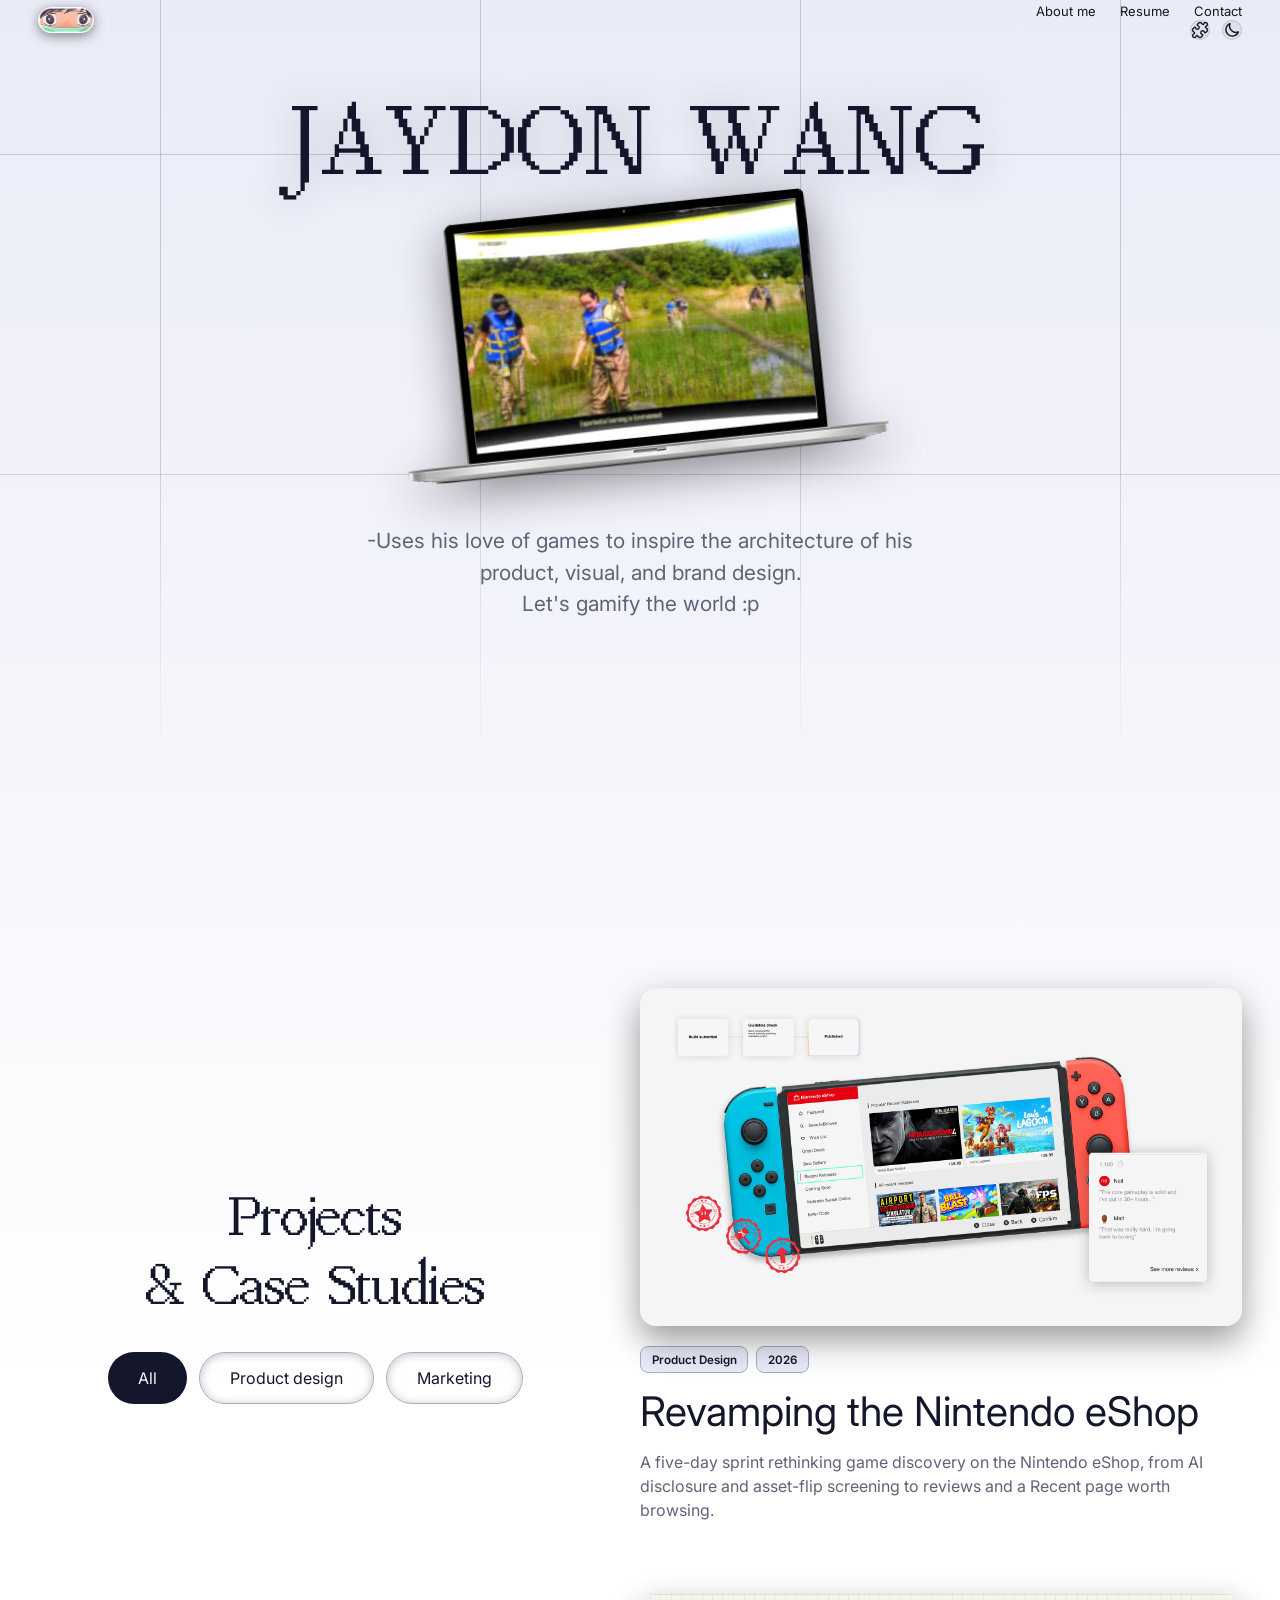
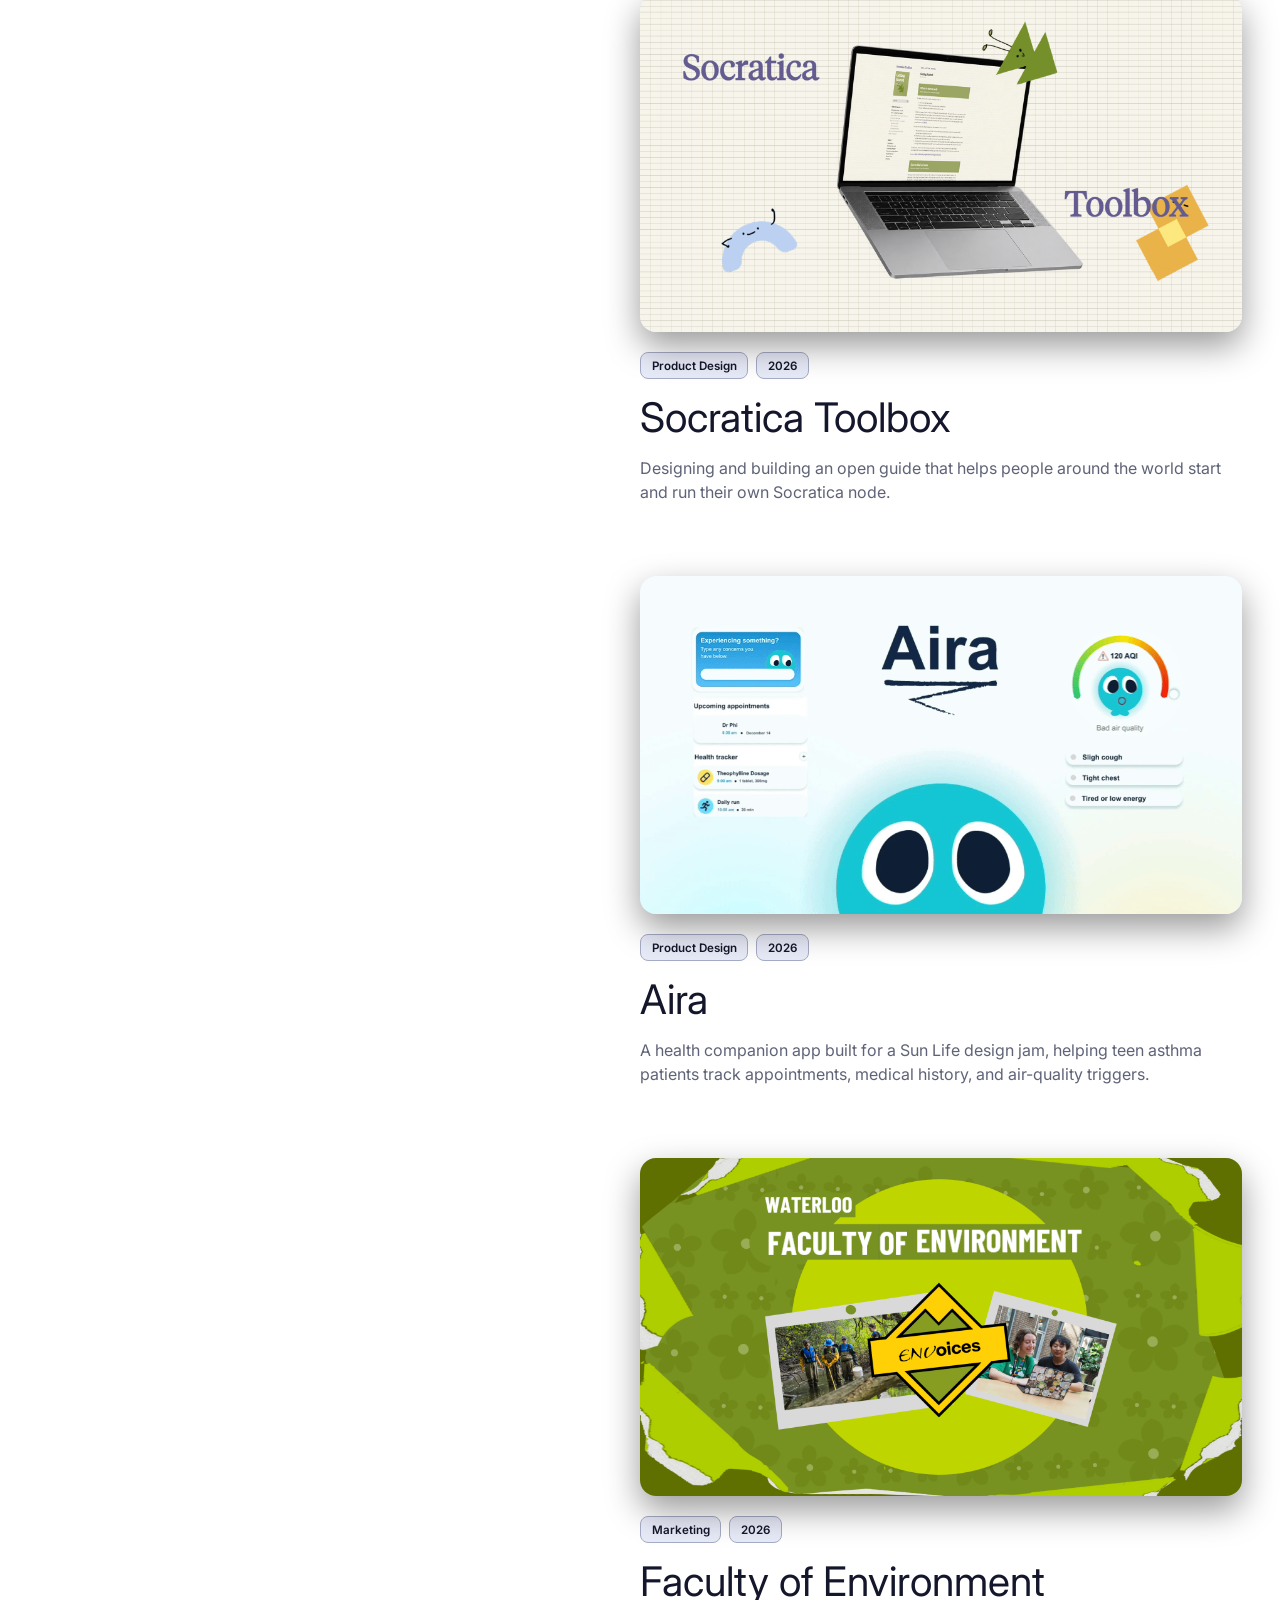
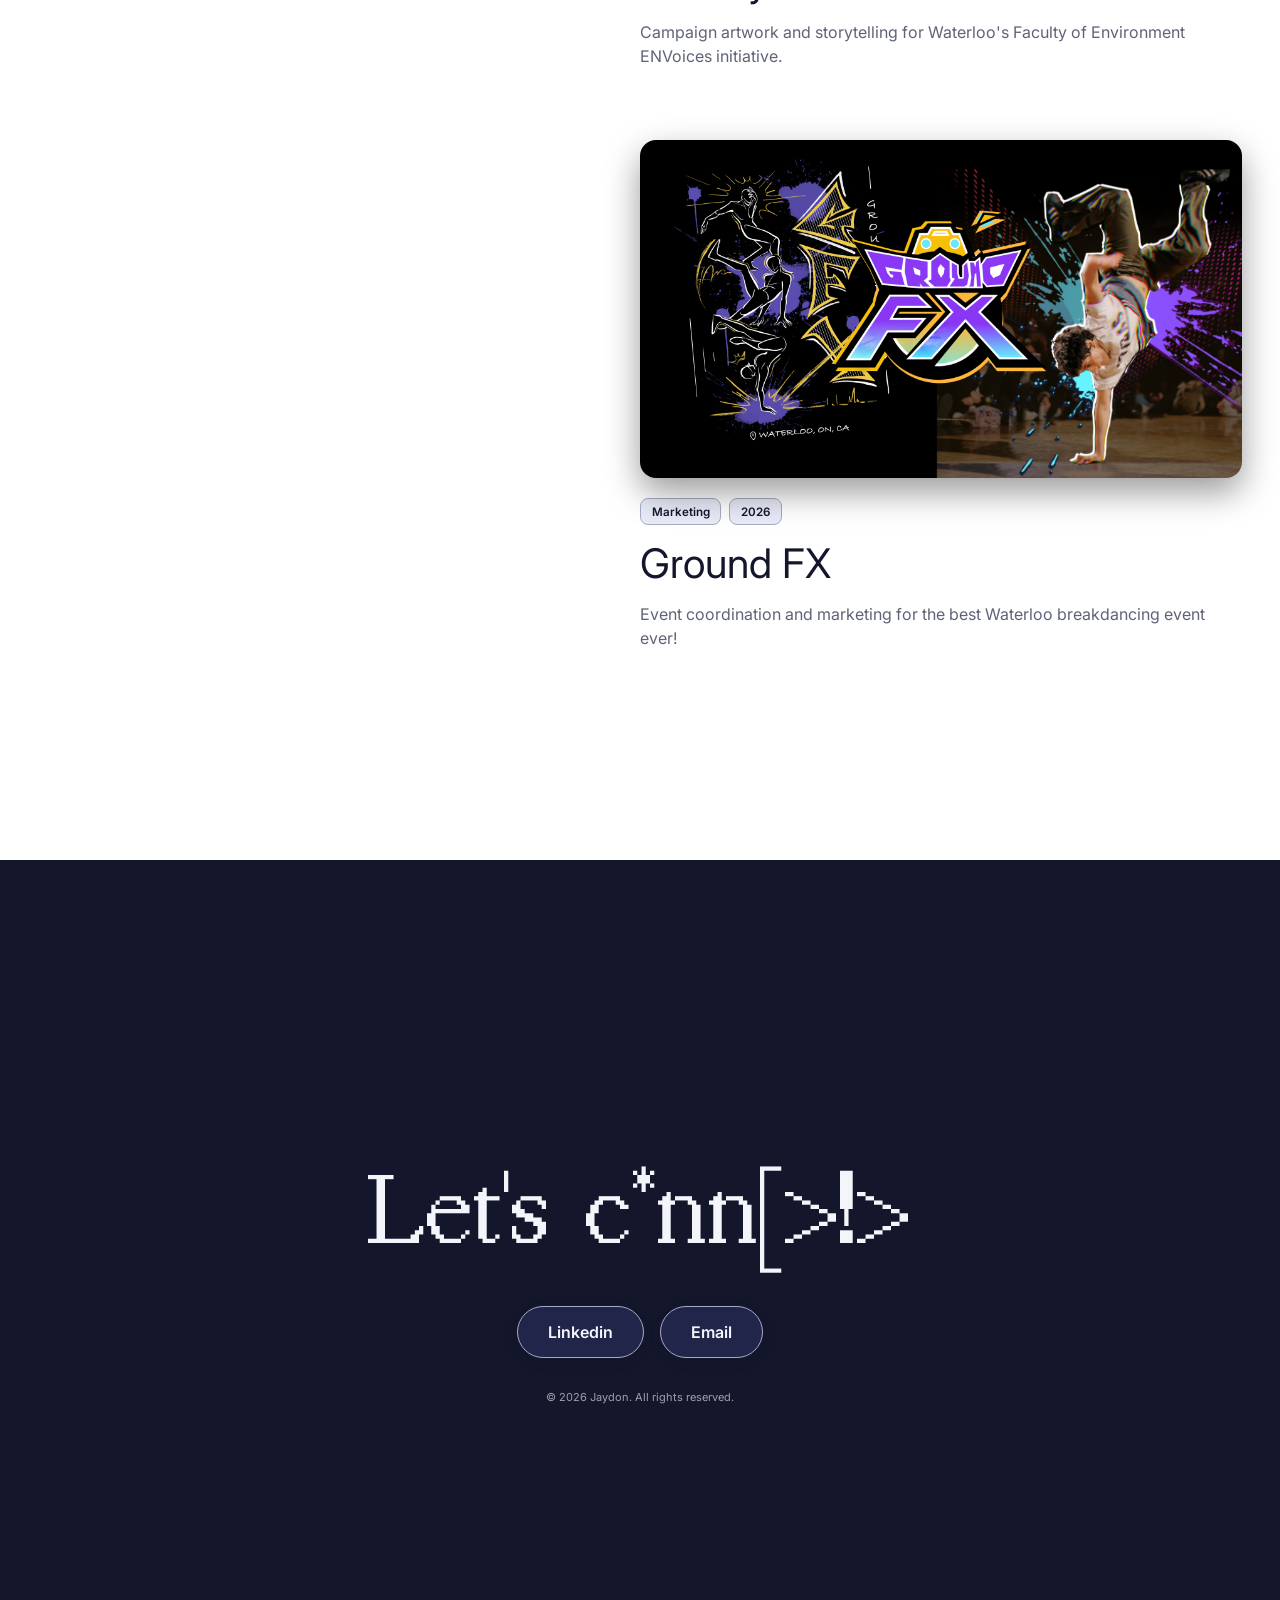
<file: index.html>
<!doctype html>
<html lang="en">
<head>
<meta charset="UTF-8" />
<script>
  /* applied before first paint so the page never flashes the wrong
     theme on load — the actual toggle logic lives in js/main.js.
     Light is the default: the attribute goes on unless this visitor has
     chosen dark, which is the only value that keeps it off. */
  if (localStorage.getItem("theme") !== "dark") {
    document.documentElement.dataset.theme = "light";
  }
</script>
<meta name="viewport" content="width=device-width, initial-scale=1.0" />
<title>Jaydon — Portfolio</title>
<meta name="description" content="Portfolio of Jaydon Wang. Product design, marketing and motion graphics case studies, from a Nintendo eShop redesign to a Sun Life healthcare design jam." />

<!-- Open Graph / Twitter card: what a pasted link renders as in
     LinkedIn, Slack, iMessage and email. og:image and og:url are
     absolute: link scrapers ignore relative URLs. -->
<meta property="og:type" content="website" />
<meta property="og:site_name" content="Jaydon Wang" />
<meta property="og:locale" content="en_CA" />
<meta property="og:title" content="Jaydon Wang: product, visual and brand design" />
<meta property="og:description" content="Portfolio of Jaydon Wang. Product design, marketing and motion graphics case studies, from a Nintendo eShop redesign to a Sun Life healthcare design jam." />
<meta property="og:image" content="https://jaydonwang.me/assets/images/og-portfolio.jpg" />
<meta property="og:image:width" content="1200" />
<meta property="og:image:height" content="705" />
<meta property="og:url" content="https://jaydonwang.me/" />
<meta property="og:image:alt" content="Jaydon Wang: product, visual and brand design" />
<meta name="twitter:card" content="summary_large_image" />
<meta name="twitter:title" content="Jaydon Wang: product, visual and brand design" />
<meta name="twitter:description" content="Portfolio of Jaydon Wang. Product design, marketing and motion graphics case studies, from a Nintendo eShop redesign to a Sun Life healthcare design jam." />
<meta name="twitter:image" content="https://jaydonwang.me/assets/images/og-portfolio.jpg" />
<link rel="icon" href="assets/images/favicon.ico" sizes="any" />
<link rel="icon" type="image/png" sizes="32x32" href="assets/images/favicon-32.png" />
<link rel="icon" type="image/png" sizes="16x16" href="assets/images/favicon-16.png" />
<link rel="apple-touch-icon" href="assets/images/favicon-180.png" />
<link rel="preconnect" href="https://fonts.googleapis.com" />
<link rel="preconnect" href="https://fonts.gstatic.com" crossorigin />
<link href="https://fonts.googleapis.com/css2?family=Inter:wght@300;400;500;600;700&display=swap" rel="stylesheet" />
<link rel="stylesheet" href="css/style.css?v=145" />
</head>
<body>

<!-- lives at the body level (not inside .hero) so it can extend all the
     way to the true top of the page, behind the nav — .hero itself clips
     to its own box (overflow: hidden), and starts below the nav-wrap's
     layout space, so a grid nested inside it can never reach past there.
     Sized/positioned in JS (see main.js) since its height needs to span
     from the page top through the bottom of .hero. -->
<div class="hero__grid hero__grid--homepage" aria-hidden="true"></div>

<div class="nav-wrap">
  <header class="nav container container--wide" id="top">
    <div class="nav__brand">
      <a class="nav__logo" href="./" aria-label="Jaydon — home">
        <span class="nav__logo-badge"><img src="assets/images/nav-avatar.png" alt="" /></span>
      </a>
    </div>

    <!-- links on top, Play + theme switch on a second row under them -->
    <div class="nav__right">
      <ul class="nav__links" id="navLinks">
        <li><a href="about/">About me</a></li>
        <li><a href="assets/resume.pdf?v=3" target="_blank" rel="noopener">Resume</a></li>
        <li><a href="mailto:wang.jaydon1@gmail.com">Contact</a></li>
      </ul>
      <div class="nav__tools">
        <a class="nav__play" href="digital-media/" aria-label="Play — digital media">
          <svg width="18" height="18" viewBox="0 0 24 24" fill="none" stroke="currentColor" stroke-width="1.8" stroke-linecap="round" stroke-linejoin="round" aria-hidden="true">
            <path d="M15.39 4.39a1 1 0 0 0 1.68-.474 2.5 2.5 0 1 1 3.014 3.015 1 1 0 0 0-.474 1.68l1.683 1.682a2.414 2.414 0 0 1 0 3.414L19.61 15.39a1 1 0 0 1-1.68-.474 2.5 2.5 0 1 0-3.014 3.015 1 1 0 0 1 .474 1.68l-1.683 1.682a2.414 2.414 0 0 1-3.414 0L8.61 19.61a1 1 0 0 0-1.68.474 2.5 2.5 0 1 1-3.014-3.015 1 1 0 0 0 .474-1.68l-1.683-1.682a2.414 2.414 0 0 1 0-3.414L4.39 8.61a1 1 0 0 1 1.68.474 2.5 2.5 0 1 0 3.014-3.015 1 1 0 0 1-.474-1.68l1.683-1.682a2.414 2.414 0 0 1 3.414 0z"/>
          </svg>
        </a>
        <button class="nav__theme-toggle" id="themeToggle" aria-label="Switch colour theme" aria-pressed="true">
          <svg class="nav__theme-icon nav__theme-icon--sun" width="18" height="18" viewBox="0 0 24 24" fill="none" stroke="currentColor" stroke-width="1.8" stroke-linecap="round" aria-hidden="true">
            <circle cx="12" cy="12" r="4.2"/>
            <path d="M12 2.4v2.3M12 19.3v2.3M4.2 4.2l1.6 1.6M18.2 18.2l1.6 1.6M2.4 12h2.3M19.3 12h2.3M4.2 19.8l1.6-1.6M18.2 5.8l1.6-1.6"/>
          </svg>
          <svg class="nav__theme-icon nav__theme-icon--moon" width="18" height="18" viewBox="0 0 24 24" fill="none" stroke="currentColor" stroke-width="1.8" stroke-linecap="round" stroke-linejoin="round" aria-hidden="true">
            <path d="M20.5 14.6A8.6 8.6 0 0 1 9.4 3.5a8.6 8.6 0 1 0 11.1 11.1Z"/>
          </svg>
        </button>
      </div>
    </div>


    <button class="nav__toggle" id="navToggle" aria-label="Toggle menu" aria-expanded="false">
      <svg width="18" height="18" viewBox="0 0 18 18" fill="none" xmlns="http://www.w3.org/2000/svg">
        <path d="M1 4H17M1 9H17M1 14H17" stroke="currentColor" stroke-width="1.6" stroke-linecap="round"/>
      </svg>
    </button>
  </header>
</div>

<main>

  <section class="hero">
    <div class="hero__intro container container--wide">
      <h1 class="hero__title reveal" data-scramble>JAYDON WANG</h1>

      <div class="hero__faces reveal">
        <video class="hero__computer" data-src="assets/videos/hero-computer.webm"
          poster="assets/videos/hero-computer-poster.png" muted loop preload="none" playsinline
          aria-label="Looping animation of a laptop screen glitching between video static and Jaydon's cartoon avatar"></video>
      </div>

      <p class="hero__desc reveal">
        -Uses his love of games to inspire the architecture of his
        product, visual, and brand design. <br/> Let's gamify the world :p
      </p>
    </div>
  </section>

  <section id="case-studies" class="container container--wide">
    <div class="case-studies__layout">
      <div class="case-studies__side">
        <div class="section-head reveal">
          <div>
            <h2>Projects<br>&amp; Case Studies</h2>
          </div>
        </div>

        <div class="filters reveal">
          <button class="filter-pill is-active" data-filter="all">All</button>
          <button class="filter-pill" data-filter="product-design">Product design</button>
          <button class="filter-pill" data-filter="marketing">Marketing</button>
        </div>
      </div>

      <div class="project-grid">

        <a class="project-card reveal" href="case-studies/nintendo-eshop/" data-category="product-design">
          <div class="project-card__media is-flipping-in">
            <img src="assets/images/eshop-thumb.png" alt="Nintendo Switch showing a redesigned eShop Recent Releases page, with a review card, red quality badges, and the submission-review flow floating around it" loading="lazy" decoding="async" />
          </div>
          <div class="project-card__body">
            <div class="tag-row">
              <span class="tag">Product Design</span>
              <span class="tag">2026</span>
            </div>
            <h3>Revamping the Nintendo eShop</h3>
            <p>A five-day sprint rethinking game discovery on the Nintendo eShop, from AI disclosure and asset-flip screening to reviews and a Recent page worth browsing.</p>
          </div>
        </a>

        <a class="project-card reveal" href="case-studies/socratica-toolbox/" data-category="product-design">
          <div class="project-card__media is-flipping-in">
            <img src="assets/images/socratica-thumb.png" alt="Laptop showing the Socratica Toolbox Getting Started page, with the guide's hand-drawn characters floating around it" loading="lazy" decoding="async" />
          </div>
          <div class="project-card__body">
            <div class="tag-row">
              <span class="tag">Product Design</span>
              <span class="tag">2026</span>
            </div>
            <h3>Socratica Toolbox</h3>
            <p>Designing and building an open guide that helps people around the world start and run their own Socratica node.</p>
          </div>
        </a>

        <a class="project-card reveal" href="case-studies/aira/" data-category="product-design">
          <div class="project-card__media is-flipping-in">
            <img src="assets/images/aira-thumb.gif" alt="Aira app — screens showing appointment tracker, air quality index, and health tracker" loading="lazy" decoding="async" />
          </div>
          <div class="project-card__body">
            <div class="tag-row">
              <span class="tag">Product Design</span>
              <span class="tag">2026</span>
            </div>
            <h3>Aira</h3>
            <p>A health companion app built for a Sun Life design jam, helping teen asthma patients track appointments, medical history, and air-quality triggers.</p>
          </div>
        </a>

        <a class="project-card reveal" href="case-studies/faculty-of-environment/" data-category="marketing">
          <div class="project-card__media is-flipping-in">
            <img src="assets/images/faculty-of-environment-thumb.png" alt="Waterloo Faculty of Environment — ENVoices campaign artwork" loading="lazy" decoding="async" />
          </div>
          <div class="project-card__body">
            <div class="tag-row">
              <span class="tag">Marketing</span>
              <span class="tag">2026</span>
            </div>
            <h3>Faculty of Environment</h3>
            <p>Campaign artwork and storytelling for Waterloo's Faculty of Environment ENVoices initiative.</p>
          </div>
        </a>

        <a class="project-card reveal" href="case-studies/ground-fx/" data-category="marketing,event-coordination">
          <div class="project-card__media is-flipping-in">
            <img src="assets/images/ground-fx-thumb.png" alt="Ground FX — breakdancing event branding and motion graphics" loading="lazy" decoding="async" />
          </div>
          <div class="project-card__body">
            <div class="tag-row">
              <span class="tag">Marketing</span>
              <span class="tag">2026</span>
            </div>
            <h3>Ground FX</h3>
            <p>Event coordination and marketing for the best Waterloo breakdancing event ever!</p>
          </div>
        </a>

      </div>
    </div>
  </section>


  <!-- Inventory: the 14 x 6 board from the Figma frame. Every slot is
       the same tile — #0D0D0D fill, 21px corner radius, and the glass
       panel's -45deg light read as a rim that catches along the top-left
       edge. The slots are real elements rather than a painted background
       so each one can hold something later; they are empty and purely
       decorative for now, hence aria-hidden on the board. -->
  <!-- Inventory, concealed for now — not deleted. A <template> is parsed
       and kept in the file but never rendered, and document.querySelector
       does not reach into its contents, so main.js's inventory block finds
       no grid and stays inert. Its CSS and JS are untouched.
       To bring it back, delete this <template> tag and its closing tag. -->
  <template id="inventory-concealed">
  <section id="inventory" class="inventory container container--wide">
    <div class="section-head reveal">
      <div>
        <h2>Inventory</h2>
        <p class="hero__desc cs-para section-head__sub">Bits and pieces of past projects, and ideas.
          Drag and hover to your heart's content.</p>
      </div>
    </div>

    <!-- same class stack as the Play page's "View instagram": .cs-cta is
         the full-width centred pill, and it brings its own spacing (36px
         above from .section-head, 1.75rem below from .cs-cta itself), so
         this needs no rule of its own.

         The arrow is decorative and aria-hidden, so the link announces as
         "View digital media" rather than "View digital media right
         arrow". -->
    <a class="btn btn-outline cs-cta reveal" href="digital-media/">
      View digital media
      <span aria-hidden="true">&rarr;</span>
    </a>

    <div class="inventory__board reveal">
      <div class="inventory__grid">

        <!-- Items come first in the DOM so grid auto-placement lays them
             out from the top-left and the empty slots below flow in
             around them. Each item declares the rectangle it occupies
             with data-w / data-h, in cells — this one is 3 across by 2
             down, so it eats 6 of the board's 84. main.js keeps the slot
             count in step with that, so adding an item here is just a
             matter of dropping in the markup; nothing needs recounting.

             tabindex is what lets a keyboard reach the blurb, which is
             otherwise hover-only. The moment this piece has a page of
             its own, the <article> becomes <a href="..."> and the
             tabindex comes off — a link is focusable already. -->
        <article class="inventory__item" data-w="3" data-h="2" tabindex="0">
          <img class="inventory__item-media" src="assets/images/solar-blankets.gif"
            alt="Solar Blankets — inflated clear plastic sheeting coiled into a rose on a yellow ground"
            loading="lazy" decoding="async" />
          <div class="inventory__blurb">
            <h3>Solar Blankets</h3>
            <p>TODO: one or two lines about this piece.</p>
          </div>
        </article>

        <div class="inventory__slot"></div>
        <div class="inventory__slot"></div>
        <div class="inventory__slot"></div>
        <div class="inventory__slot"></div>
        <div class="inventory__slot"></div>
        <div class="inventory__slot"></div>
        <div class="inventory__slot"></div>
        <div class="inventory__slot"></div>
        <div class="inventory__slot"></div>
        <div class="inventory__slot"></div>
        <div class="inventory__slot"></div>
        <div class="inventory__slot"></div>
        <div class="inventory__slot"></div>
        <div class="inventory__slot"></div>
        <div class="inventory__slot"></div>
        <div class="inventory__slot"></div>
        <div class="inventory__slot"></div>
        <div class="inventory__slot"></div>
        <div class="inventory__slot"></div>
        <div class="inventory__slot"></div>
        <div class="inventory__slot"></div>
        <div class="inventory__slot"></div>
        <div class="inventory__slot"></div>
        <div class="inventory__slot"></div>
        <div class="inventory__slot"></div>
        <div class="inventory__slot"></div>
        <div class="inventory__slot"></div>
        <div class="inventory__slot"></div>
        <div class="inventory__slot"></div>
        <div class="inventory__slot"></div>
        <div class="inventory__slot"></div>
        <div class="inventory__slot"></div>
        <div class="inventory__slot"></div>
        <div class="inventory__slot"></div>
        <div class="inventory__slot"></div>
        <div class="inventory__slot"></div>
        <div class="inventory__slot"></div>
        <div class="inventory__slot"></div>
        <div class="inventory__slot"></div>
        <div class="inventory__slot"></div>
        <div class="inventory__slot"></div>
        <div class="inventory__slot"></div>
        <div class="inventory__slot"></div>
        <div class="inventory__slot"></div>
        <div class="inventory__slot"></div>
        <div class="inventory__slot"></div>
        <div class="inventory__slot"></div>
        <div class="inventory__slot"></div>
        <div class="inventory__slot"></div>
        <div class="inventory__slot"></div>
        <div class="inventory__slot"></div>
        <div class="inventory__slot"></div>
        <div class="inventory__slot"></div>
        <div class="inventory__slot"></div>
        <div class="inventory__slot"></div>
        <div class="inventory__slot"></div>
        <div class="inventory__slot"></div>
        <div class="inventory__slot"></div>
        <div class="inventory__slot"></div>
        <div class="inventory__slot"></div>
        <div class="inventory__slot"></div>
        <div class="inventory__slot"></div>
        <div class="inventory__slot"></div>
        <div class="inventory__slot"></div>
        <div class="inventory__slot"></div>
        <div class="inventory__slot"></div>
        <div class="inventory__slot"></div>
        <div class="inventory__slot"></div>
        <div class="inventory__slot"></div>
        <div class="inventory__slot"></div>
        <div class="inventory__slot"></div>
        <div class="inventory__slot"></div>
        <div class="inventory__slot"></div>
        <div class="inventory__slot"></div>
        <div class="inventory__slot"></div>
        <div class="inventory__slot"></div>
        <div class="inventory__slot"></div>
        <div class="inventory__slot"></div>
      </div>
    </div>

  </section>
  </template>

</main>

<footer>
  <div class="footer-inner">
    <h2 class="reveal" data-scramble>Let's c*nnect!</h2>
    <div class="footer-links">
      <a class="btn" href="https://www.linkedin.com/in/jaydon-wang-26b677220/" target="_blank" rel="noopener">Linkedin</a>
      <a class="btn" href="mailto:wang.jaydon1@gmail.com">Email</a>
    </div>
    <p>© 2026 Jaydon. All rights reserved.</p>
  </div>
</footer>

<script src="js/main.js?v=78"></script>
<script src="js/scramble-text.js?v=59"></script>
</body>
</html>
</file>
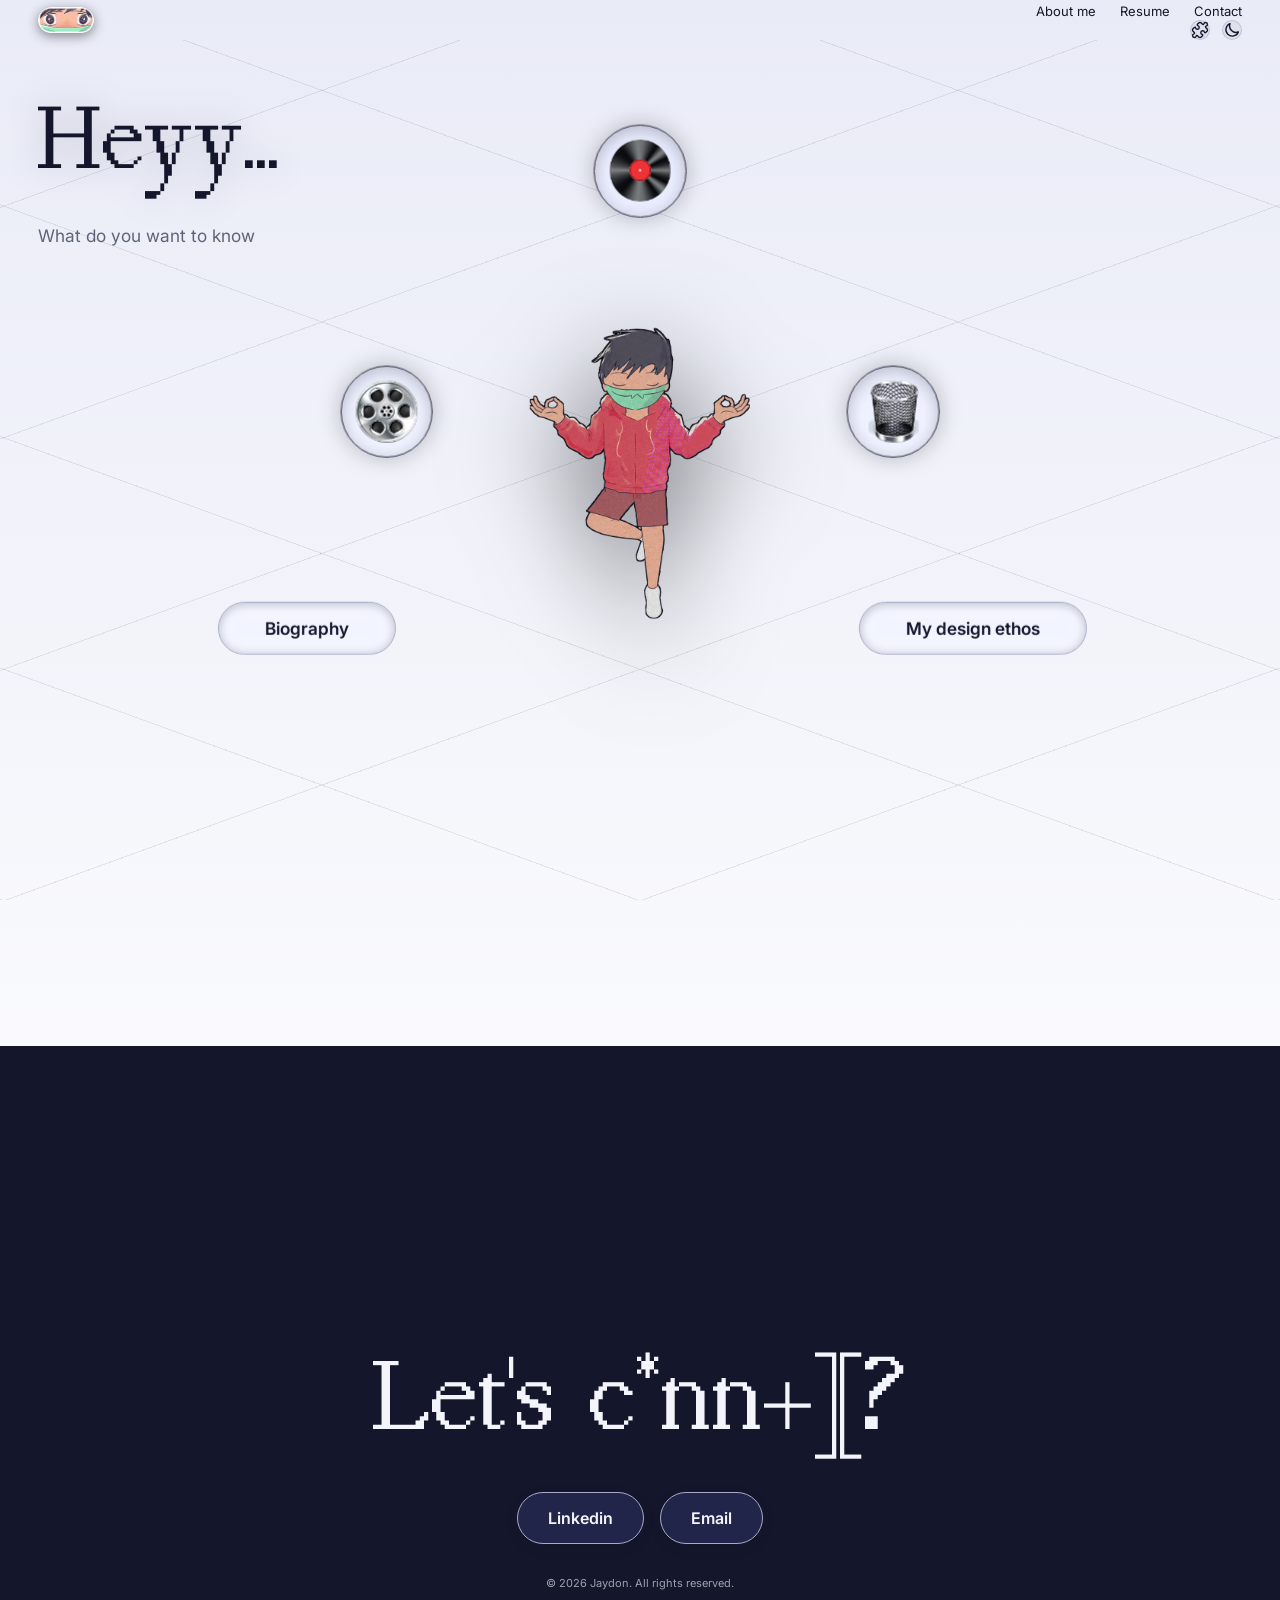
<file: about/index.html>
<!doctype html>
<html lang="en">
<head>
<meta charset="UTF-8" />
<script>
  /* applied before first paint so the page never flashes the wrong
     theme on load — the actual toggle logic lives in js/main.js.
     Light is the default: the attribute goes on unless this visitor has
     chosen dark, which is the only value that keeps it off. */
  if (localStorage.getItem("theme") !== "dark") {
    document.documentElement.dataset.theme = "light";
  }
</script>
<meta name="viewport" content="width=device-width, initial-scale=1.0" />
<title>About — Jaydon</title>
<meta name="description" content="About Jaydon Wang, a product designer working across interaction, visual and brand design, and a GBDA student at the University of Waterloo." />

<!-- Open Graph / Twitter card: what a pasted link renders as in
     LinkedIn, Slack, iMessage and email. og:image and og:url are
     absolute: link scrapers ignore relative URLs. -->
<meta property="og:type" content="profile" />
<meta property="og:site_name" content="Jaydon Wang" />
<meta property="og:locale" content="en_CA" />
<meta property="og:title" content="About Jaydon Wang" />
<meta property="og:description" content="About Jaydon Wang, a product designer working across interaction, visual and brand design, and a GBDA student at the University of Waterloo." />
<meta property="og:image" content="https://jaydonwang.me/assets/images/og-portfolio.jpg" />
<meta property="og:image:width" content="1200" />
<meta property="og:image:height" content="705" />
<meta property="og:url" content="https://jaydonwang.me/about/" />
<meta property="og:image:alt" content="About Jaydon Wang" />
<meta name="twitter:card" content="summary_large_image" />
<meta name="twitter:title" content="About Jaydon Wang" />
<meta name="twitter:description" content="About Jaydon Wang, a product designer working across interaction, visual and brand design, and a GBDA student at the University of Waterloo." />
<meta name="twitter:image" content="https://jaydonwang.me/assets/images/og-portfolio.jpg" />
<link rel="icon" href="../assets/images/favicon.ico" sizes="any" />
<link rel="icon" type="image/png" sizes="32x32" href="../assets/images/favicon-32.png" />
<link rel="icon" type="image/png" sizes="16x16" href="../assets/images/favicon-16.png" />
<link rel="apple-touch-icon" href="../assets/images/favicon-180.png" />
<link rel="preconnect" href="https://fonts.googleapis.com" />
<link rel="preconnect" href="https://fonts.gstatic.com" crossorigin />
<link href="https://fonts.googleapis.com/css2?family=Inter:wght@400;500;600;700&display=swap" rel="stylesheet" />
<link rel="stylesheet" href="../css/style.css?v=145" />
</head>
<body>

<div class="nav-wrap">
  <header class="nav container container--wide">
    <div class="nav__brand">
      <a class="nav__logo" href="../" aria-label="Jaydon — home">
        <span class="nav__logo-badge"><img src="../assets/images/nav-avatar.png" alt="" /></span>
      </a>
    </div>

    <!-- links on top, Play + theme switch on a second row under them -->
    <div class="nav__right">
      <ul class="nav__links" id="navLinks">
        <li><a href="./">About me</a></li>
        <li><a href="../assets/resume.pdf?v=3" target="_blank" rel="noopener">Resume</a></li>
        <li><a href="mailto:wang.jaydon1@gmail.com">Contact</a></li>
      </ul>
      <div class="nav__tools">
        <a class="nav__play" href="../digital-media/" aria-label="Play — digital media">
          <svg width="18" height="18" viewBox="0 0 24 24" fill="none" stroke="currentColor" stroke-width="1.8" stroke-linecap="round" stroke-linejoin="round" aria-hidden="true">
            <path d="M15.39 4.39a1 1 0 0 0 1.68-.474 2.5 2.5 0 1 1 3.014 3.015 1 1 0 0 0-.474 1.68l1.683 1.682a2.414 2.414 0 0 1 0 3.414L19.61 15.39a1 1 0 0 1-1.68-.474 2.5 2.5 0 1 0-3.014 3.015 1 1 0 0 1 .474 1.68l-1.683 1.682a2.414 2.414 0 0 1-3.414 0L8.61 19.61a1 1 0 0 0-1.68.474 2.5 2.5 0 1 1-3.014-3.015 1 1 0 0 0 .474-1.68l-1.683-1.682a2.414 2.414 0 0 1 0-3.414L4.39 8.61a1 1 0 0 1 1.68.474 2.5 2.5 0 1 0 3.014-3.015 1 1 0 0 1-.474-1.68l1.683-1.682a2.414 2.414 0 0 1 3.414 0z"/>
          </svg>
        </a>
        <button class="nav__theme-toggle" id="themeToggle" aria-label="Switch colour theme" aria-pressed="true">
          <svg class="nav__theme-icon nav__theme-icon--sun" width="18" height="18" viewBox="0 0 24 24" fill="none" stroke="currentColor" stroke-width="1.8" stroke-linecap="round" aria-hidden="true">
            <circle cx="12" cy="12" r="4.2"/>
            <path d="M12 2.4v2.3M12 19.3v2.3M4.2 4.2l1.6 1.6M18.2 18.2l1.6 1.6M2.4 12h2.3M19.3 12h2.3M4.2 19.8l1.6-1.6M18.2 5.8l1.6-1.6"/>
          </svg>
          <svg class="nav__theme-icon nav__theme-icon--moon" width="18" height="18" viewBox="0 0 24 24" fill="none" stroke="currentColor" stroke-width="1.8" stroke-linecap="round" stroke-linejoin="round" aria-hidden="true">
            <path d="M20.5 14.6A8.6 8.6 0 0 1 9.4 3.5a8.6 8.6 0 1 0 11.1 11.1Z"/>
          </svg>
        </button>
      </div>
    </div>


    <button class="nav__toggle" id="navToggle" aria-label="Toggle menu" aria-expanded="false">
      <svg width="18" height="18" viewBox="0 0 18 18" fill="none" xmlns="http://www.w3.org/2000/svg">
        <path d="M1 4H17M1 9H17M1 14H17" stroke="currentColor" stroke-width="1.6" stroke-linecap="round"/>
      </svg>
    </button>
  </header>
</div>

<main>
  <!-- The only section on this page besides the footer. It is sized to
       exactly the space left below the nav (main.js -> sizeAboutHero),
       and every piece inside is placed against that box rather than laid
       out in flow — so the composition holds its shape at any viewport
       instead of reflowing part by part, and never needs a scrollbar.
       See .about-hero in style.css for how the placement works. -->
  <section class="about-hero" id="about-top">
    <div class="about-hero__grid" aria-hidden="true"></div>

    <div class="about-hero__inner container container--wide">
      <div class="about-hero__intro">
        <h1 class="hero__title about-hero__title" data-scramble>Heyy...</h1>
        <p class="about-hero__lede">What do you want to know</p>
      </div>

      <!-- Every stage piece sits in its own .about-hero__slot. The slot
           owns the position (and the -50% centering transform); the child
           owns the wiggle animation and its hover. One transform each, so
           they can't overwrite one another the way a single element
           carrying both would. -->
      <div class="about-hero__slot about-hero__slot--character">
        <img class="about-hero__character" src="../assets/images/meditate-character.png"
             width="577" height="779" fetchpriority="high" decoding="async"
             alt="Illustration of Jaydon meditating" />
      </div>

      <!-- The three discs now hold their art. Slot names are positional and
           predate it: --disc-top is the one centred above the character,
           --disc-left and --disc-right the pair flanking it below.

           alt="" on every image on purpose. The button already carries the
           accessible name through aria-label, so a described image would
           make a screen reader announce the same thing twice. When these
           start navigating somewhere, the aria-label should name the
           DESTINATION rather than the picture. -->
      <div class="about-hero__slot about-hero__slot--disc-top">
        <a class="about-hero__disc" href="#music" aria-label="Music">
          <img src="../assets/images/about-disc-record.webp" alt="" width="100" height="100" loading="lazy" decoding="async" />
        </a>
      </div>
      <div class="about-hero__slot about-hero__slot--disc-left">
        <a class="about-hero__disc" href="#film" aria-label="Film">
          <img src="../assets/images/about-disc-film.webp" alt="" width="104" height="105" loading="lazy" decoding="async" />
        </a>
      </div>
      <div class="about-hero__slot about-hero__slot--disc-right">
        <a class="about-hero__disc" href="#trash" aria-label="Trash">
          <img src="../assets/images/about-disc-bin.webp" alt="" width="82" height="101" loading="lazy" decoding="async" />
        </a>
      </div>

      <div class="about-hero__slot about-hero__slot--action-left">
        <a class="btn about-hero__action" href="#biography">Biography</a>
      </div>
      <div class="about-hero__slot about-hero__slot--action-right">
        <a class="btn about-hero__action" href="#ethos">My design ethos</a>
      </div>
    </div>

      <!-- ============ the five sheets on the board ============
           Each disc and both pills link to one of these by id. They
           are siblings of .about-hero__inner INSIDE the hero, not sections
           after it, and that is the whole point: .about-hero__grid stays put
           and keeps drawing, the composition fades out, and the view fades
           in over the same board. Moving them out here would take the grid
           with them.

           Fragments rather than a click handler, so this costs no JavaScript
           and the browser still does the work it is good at: Back and Forward
           move between the composition and a view, and a link straight to
           about.html#film opens on the films. See .about-view in style.css. -->

      <section class="about-view subpage container container--wide" id="biography" aria-label="Biography">
        <a class="subpage__back" href="#about-top">
          <span class="subpage__back-arrow" aria-hidden="true">&#8592;</span> Back
        </a>

        <div class="bio__layout">
          <div class="bio__copy">
            <h1 class="hero__title bio__title" data-scramble>Bonjour</h1>

            <p class="bio__para">My name is Jaydon, and from a young age, I've always been drawn to art and the process
              of bringing ideas to life. Inspired by the media I consumed and experiences like visiting the Ontario
              Science Centre, I became fascinated with the idea of not just creating things, but curating experiences
              across both physical and digital spaces.</p>

            <p class="bio__para">That passion led me to the University of Waterloo, where I study Global Business and
              Digital Arts. Throughout my studies, I've developed a strong interest in product and visual design,
              exploring how thoughtful visuals, intuitive interfaces, and interactive experiences can come together to
              communicate ideas and solve problems.</p>

            <p class="bio__para">Whether I'm designing a digital product, developing a visual identity, or creating
              engaging content, I'm interested in finding the balance between creativity, functionality, and
              storytelling.</p>
          </div>

          <div class="bio__media">
            <img class="bio__photo" src="../assets/images/jaydon-portrait.webp" alt="Jaydon standing on a residential street at golden hour, power lines crossing the sky behind him" width="1448" height="1086" loading="lazy" decoding="async" />
          </div>
        </div>
      </section>

      <!-- The case studies' takeaway cards, so the ethos reads as the same
           kind of object as the lessons each project ends on. Always three
           across: the grid's own 3-card rule does that, and collapses to one
           column on a phone like everywhere else. -->
      <section class="about-view subpage container container--wide" id="ethos" aria-label="My design ethos">
        <a class="subpage__back" href="#about-top">
          <span class="subpage__back-arrow" aria-hidden="true">&#8592;</span> Back
        </a>

        <div class="ethos">
          <h2 class="hero__title bio__title ethos__title" data-scramble>My design ethos</h2>
          <div class="cs-divider"></div>

          <div class="cs-takeaways-grid ethos__grid">
            <div class="cs-takeaway-card">
              <span class="cs-takeaway-card__emoji" aria-hidden="true">🔬</span>
              <div class="cs-takeaway-card__text">
                <h3>Rigor over surface polish</h3>
                <p>I ground design decisions in research, not aesthetics alone. Every choice should trace back to how
                  people actually behave or what the business needs, not just to a step in the process.</p>
              </div>
            </div>
            <div class="cs-takeaway-card">
              <span class="cs-takeaway-card__emoji" aria-hidden="true">🛠️</span>
              <div class="cs-takeaway-card__text">
                <h3>Craft discipline that resists shortcuts</h3>
                <p>When a tool hits its limits, I find a proper way around it instead of papering over the gap. The
                  small calls get the same care as the big ones, so nothing is left messy.</p>
              </div>
            </div>
            <div class="cs-takeaway-card">
              <span class="cs-takeaway-card__emoji" aria-hidden="true">🎨</span>
              <div class="cs-takeaway-card__text">
                <h3>Identity-driven visual language over generic UI conventions</h3>
                <p>My background in graffiti, lettering, and hip hop shapes how I see. I lean toward distinctive,
                  opinionated design over templated patterns, and build each piece around the audience it speaks to.</p>
              </div>
            </div>
          </div>
        </div>
      </section>

      <section class="about-view subpage container container--wide" id="film" aria-label="Film">
        <a class="subpage__back" href="#about-top">
          <span class="subpage__back-arrow" aria-hidden="true">&#8592;</span> Back
        </a>

        <ul class="film-grid">
          <li>
            <img class="film-grid__poster about-tilt" src="../assets/images/film-eeaao.webp" alt="Everything Everywhere All At Once poster" width="623" height="902" loading="lazy" decoding="async" />
          </li>
          <li>
            <img class="film-grid__poster about-tilt" src="../assets/images/film-spider-verse.webp" alt="Spider-Man: Across the Spider-Verse poster" width="608" height="902" loading="lazy" decoding="async" />
          </li>
          <li>
            <img class="film-grid__poster about-tilt" src="../assets/images/film-scott-pilgrim.webp" alt="Scott Pilgrim vs. the World poster" width="602" height="902" loading="lazy" decoding="async" />
          </li>
        </ul>
      </section>

      <section class="about-view subpage container container--wide" id="music" aria-label="Music">
        <a class="subpage__back" href="#about-top">
          <span class="subpage__back-arrow" aria-hidden="true">&#8592;</span> Back
        </a>

        <!-- A screenshot of a desktop app, so it keeps its own chrome and its
             own corners: no border-radius from us, or the rounding would sit
             inside the window's and read as a double edge. -->
        <img class="subpage__shot about-tilt" src="../assets/images/music-spotify.webp" alt="Jaydon's Spotify home screen, showing recently played playlists including Peak Millenial Optimism and Breaking Beats, artists Solange, MF DOOM and Ghostface Killah, and Summertime by The Sundays playing" width="1431" height="1003" loading="lazy" decoding="async" />
      </section>

      <section class="about-view subpage container container--wide" id="trash" aria-label="Trash">
        <a class="subpage__back" href="#about-top">
          <span class="subpage__back-arrow" aria-hidden="true">&#8592;</span> Back
        </a>

        <!-- Same treatment as Music above. -->
        <img class="subpage__shot about-tilt" src="../assets/images/trash-recycle-bin.webp" alt="A Windows Recycle Bin window holding three deleted files, named Nonchalance, Self doubt, and 2-factor authentication" width="1431" height="1029" loading="lazy" decoding="async" />
      </section>
  </section>
</main>

<footer>
  <div class="footer-inner">
    <h2 class="reveal" data-scramble>Let's c*nnect!</h2>
    <div class="footer-links">
      <a class="btn" href="https://www.linkedin.com/in/jaydon-wang-26b677220/" target="_blank" rel="noopener">Linkedin</a>
      <a class="btn" href="mailto:wang.jaydon1@gmail.com">Email</a>
    </div>
    <p>© 2026 Jaydon. All rights reserved.</p>
  </div>
</footer>

<script src="../js/main.js?v=78"></script>
<script src="../js/scramble-text.js?v=59"></script>
</body>
</html>
</file>
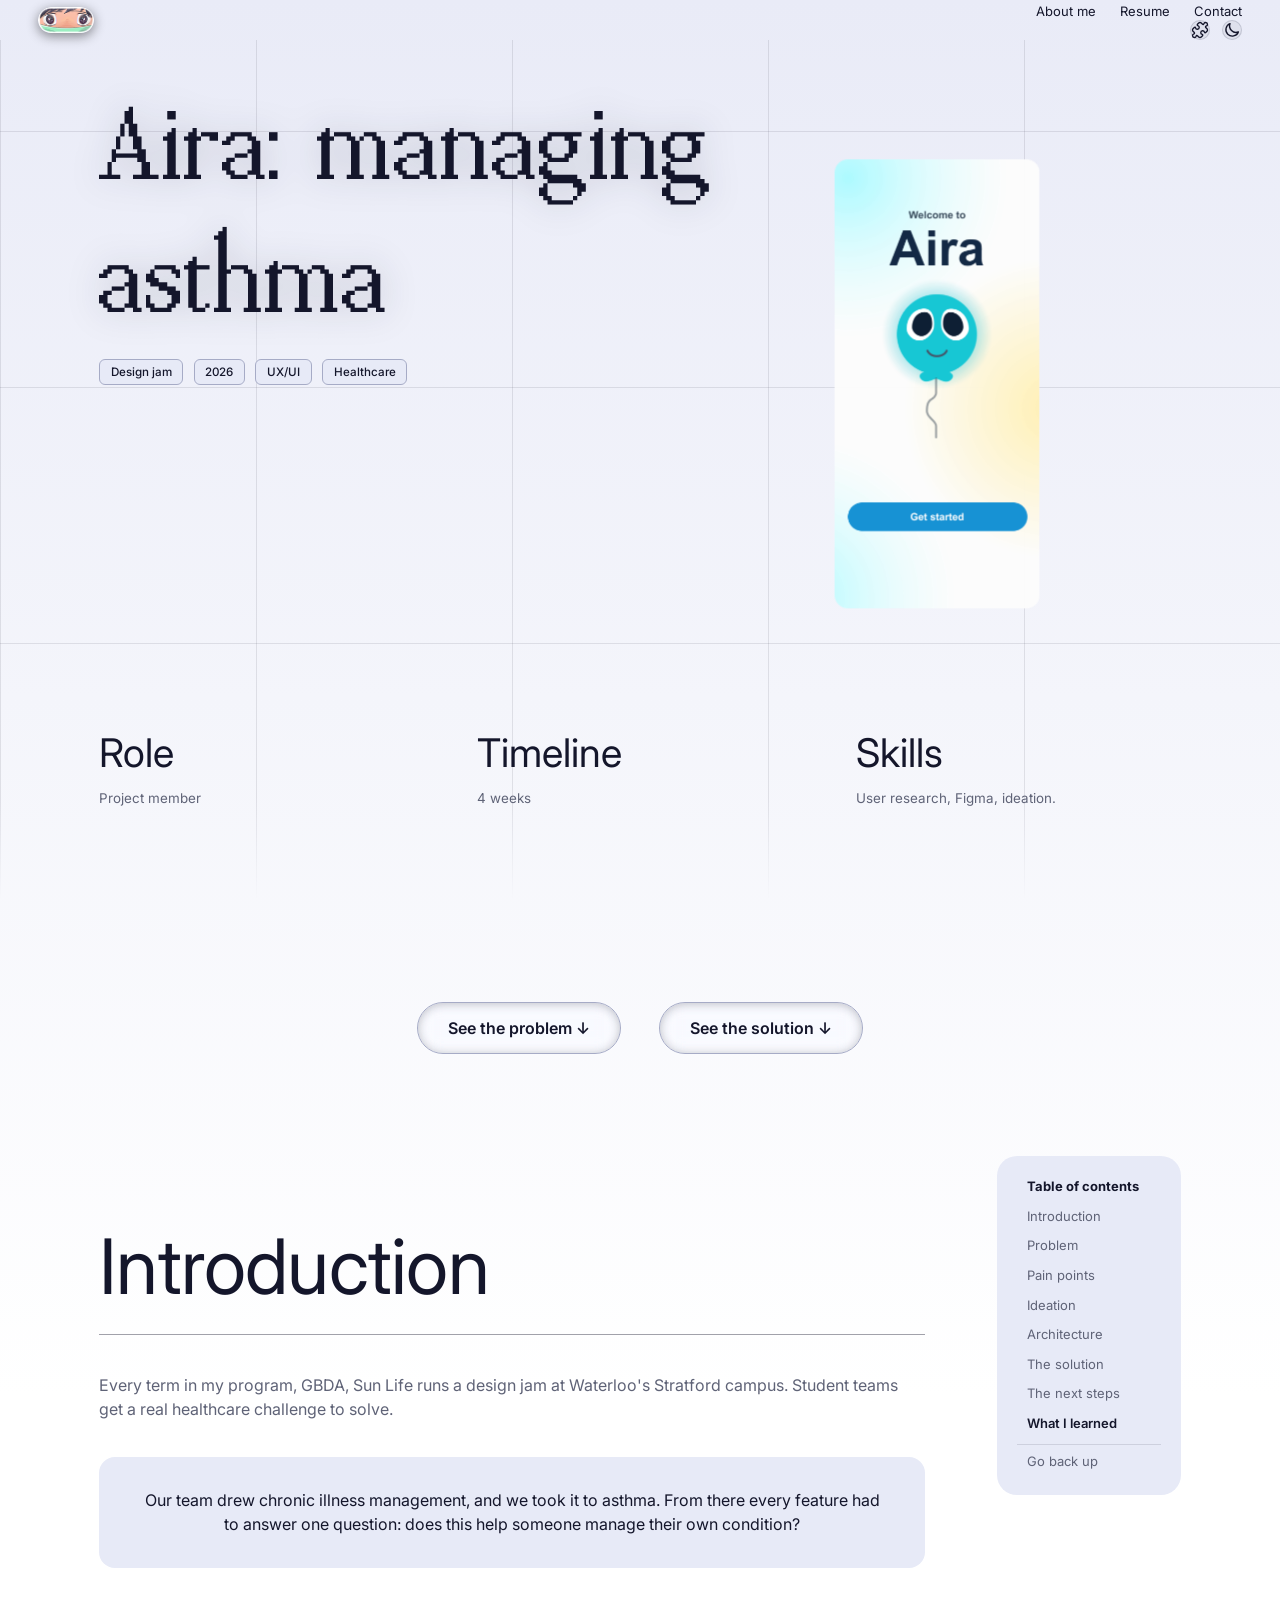
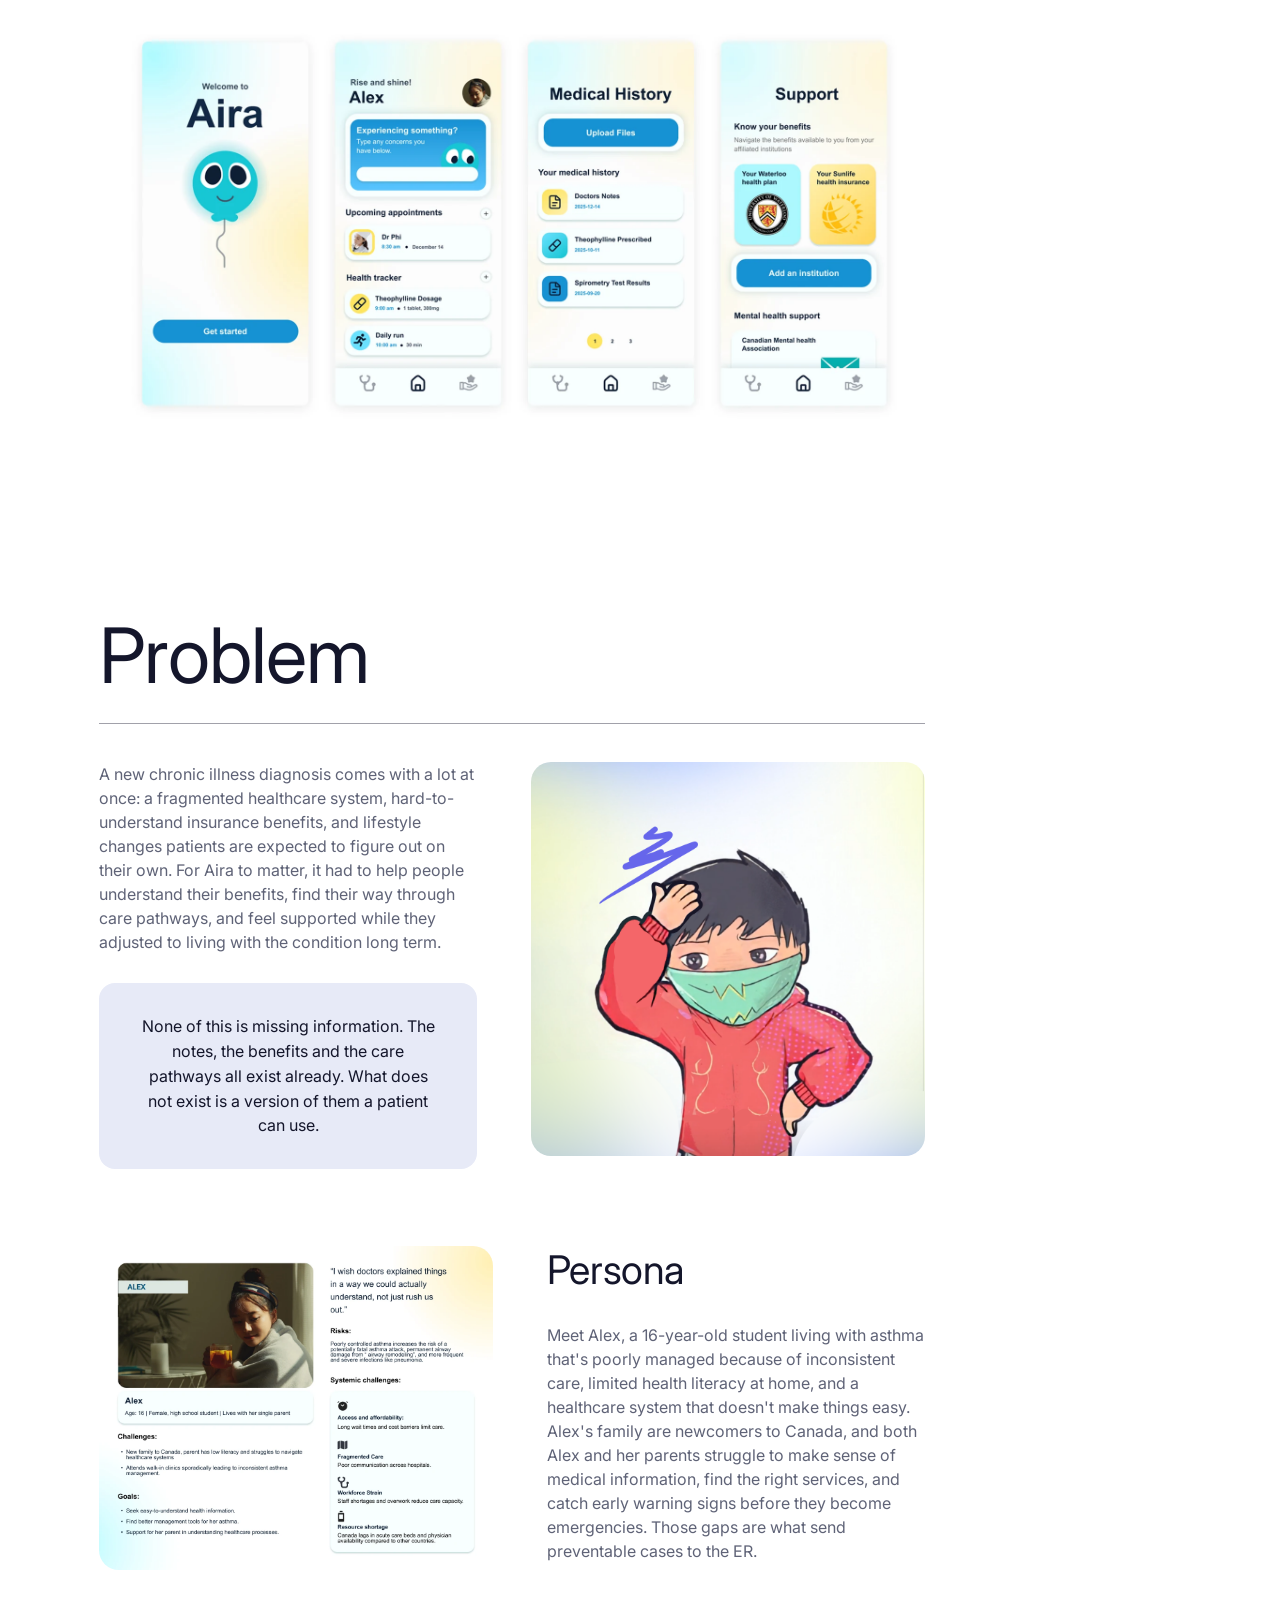
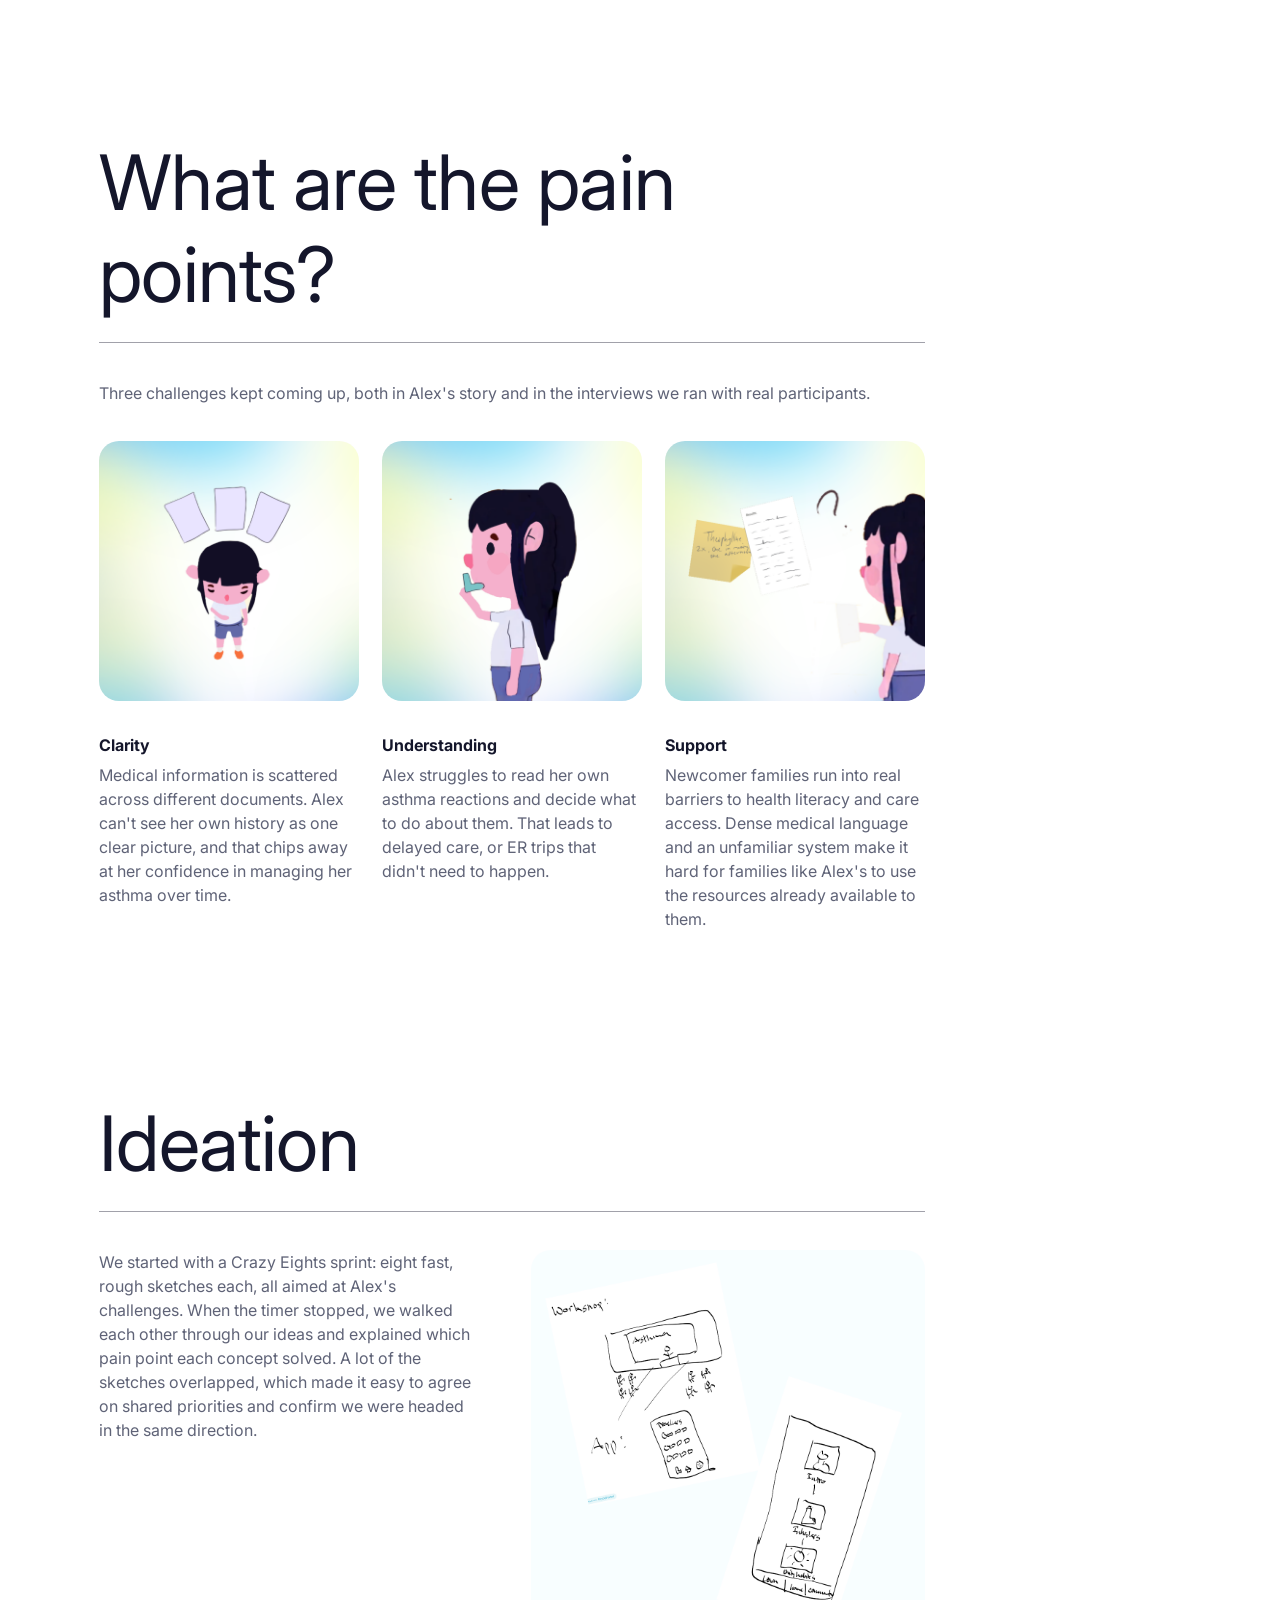
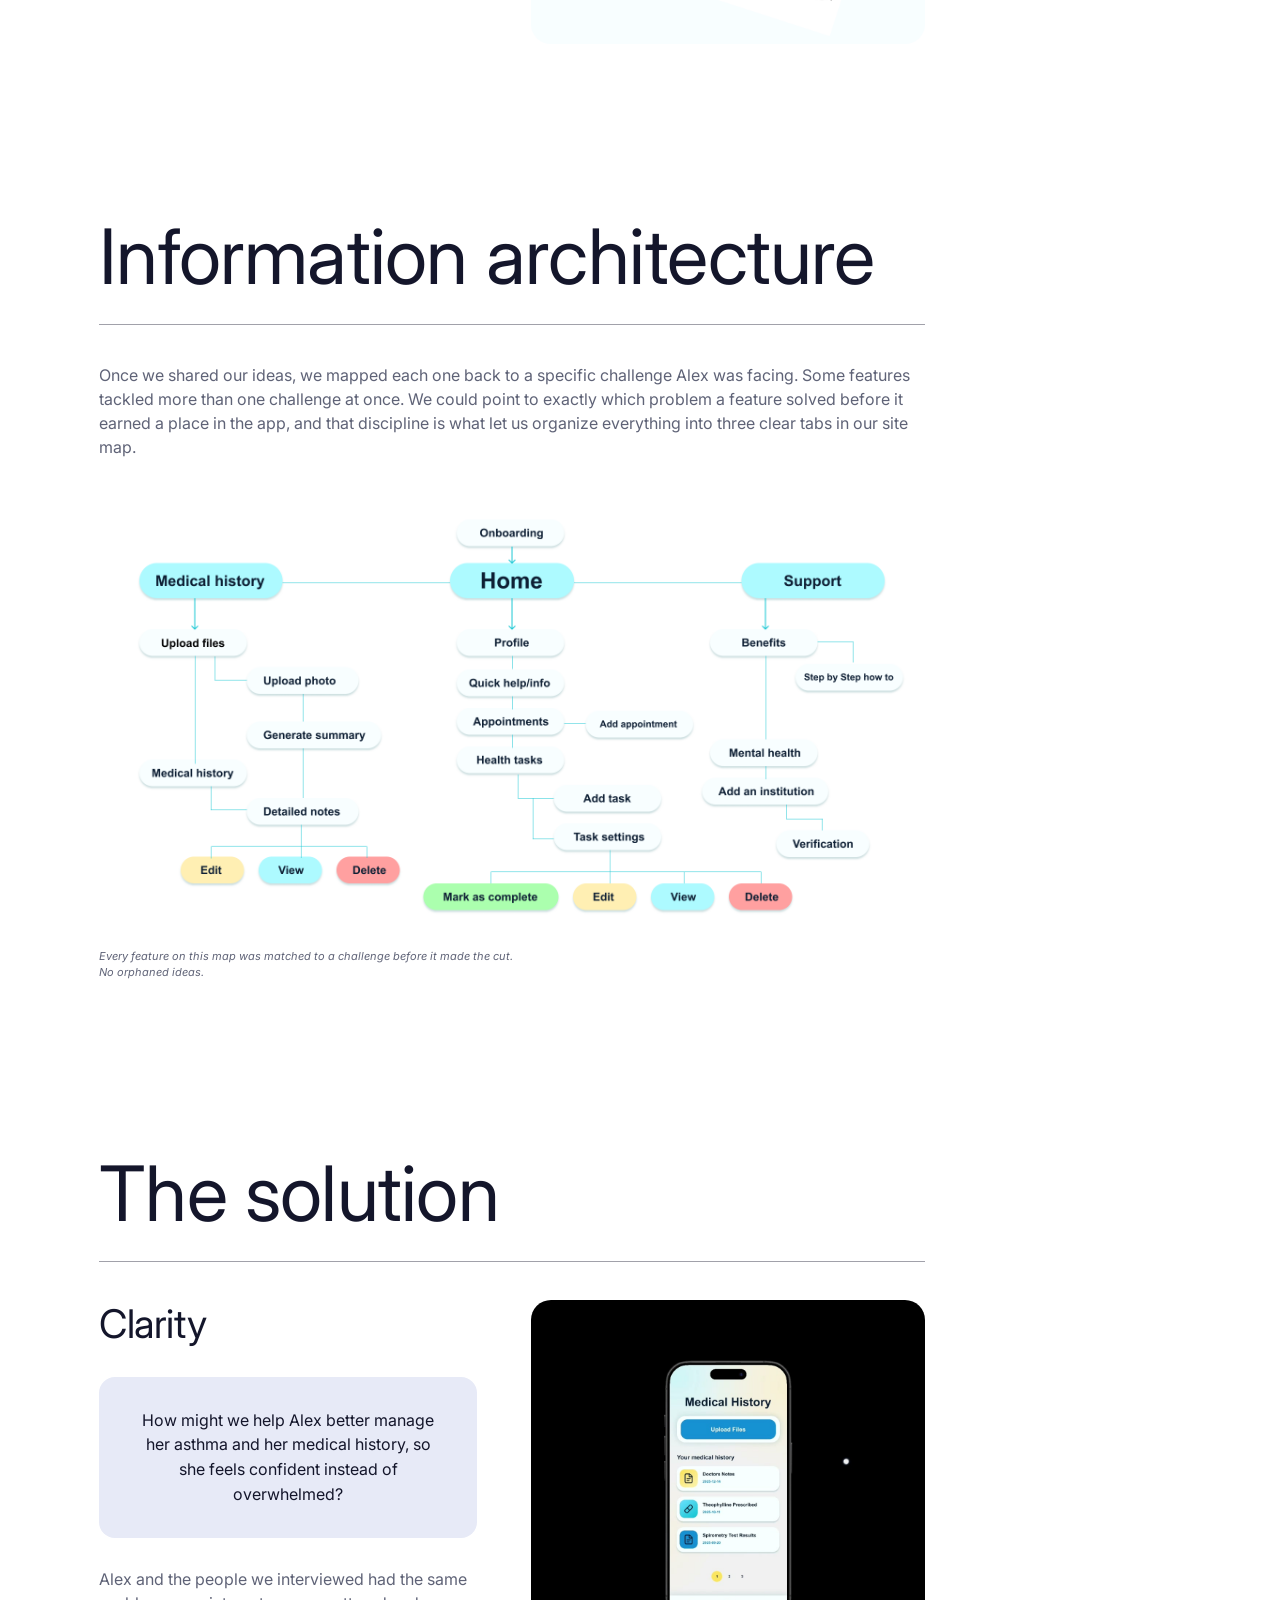
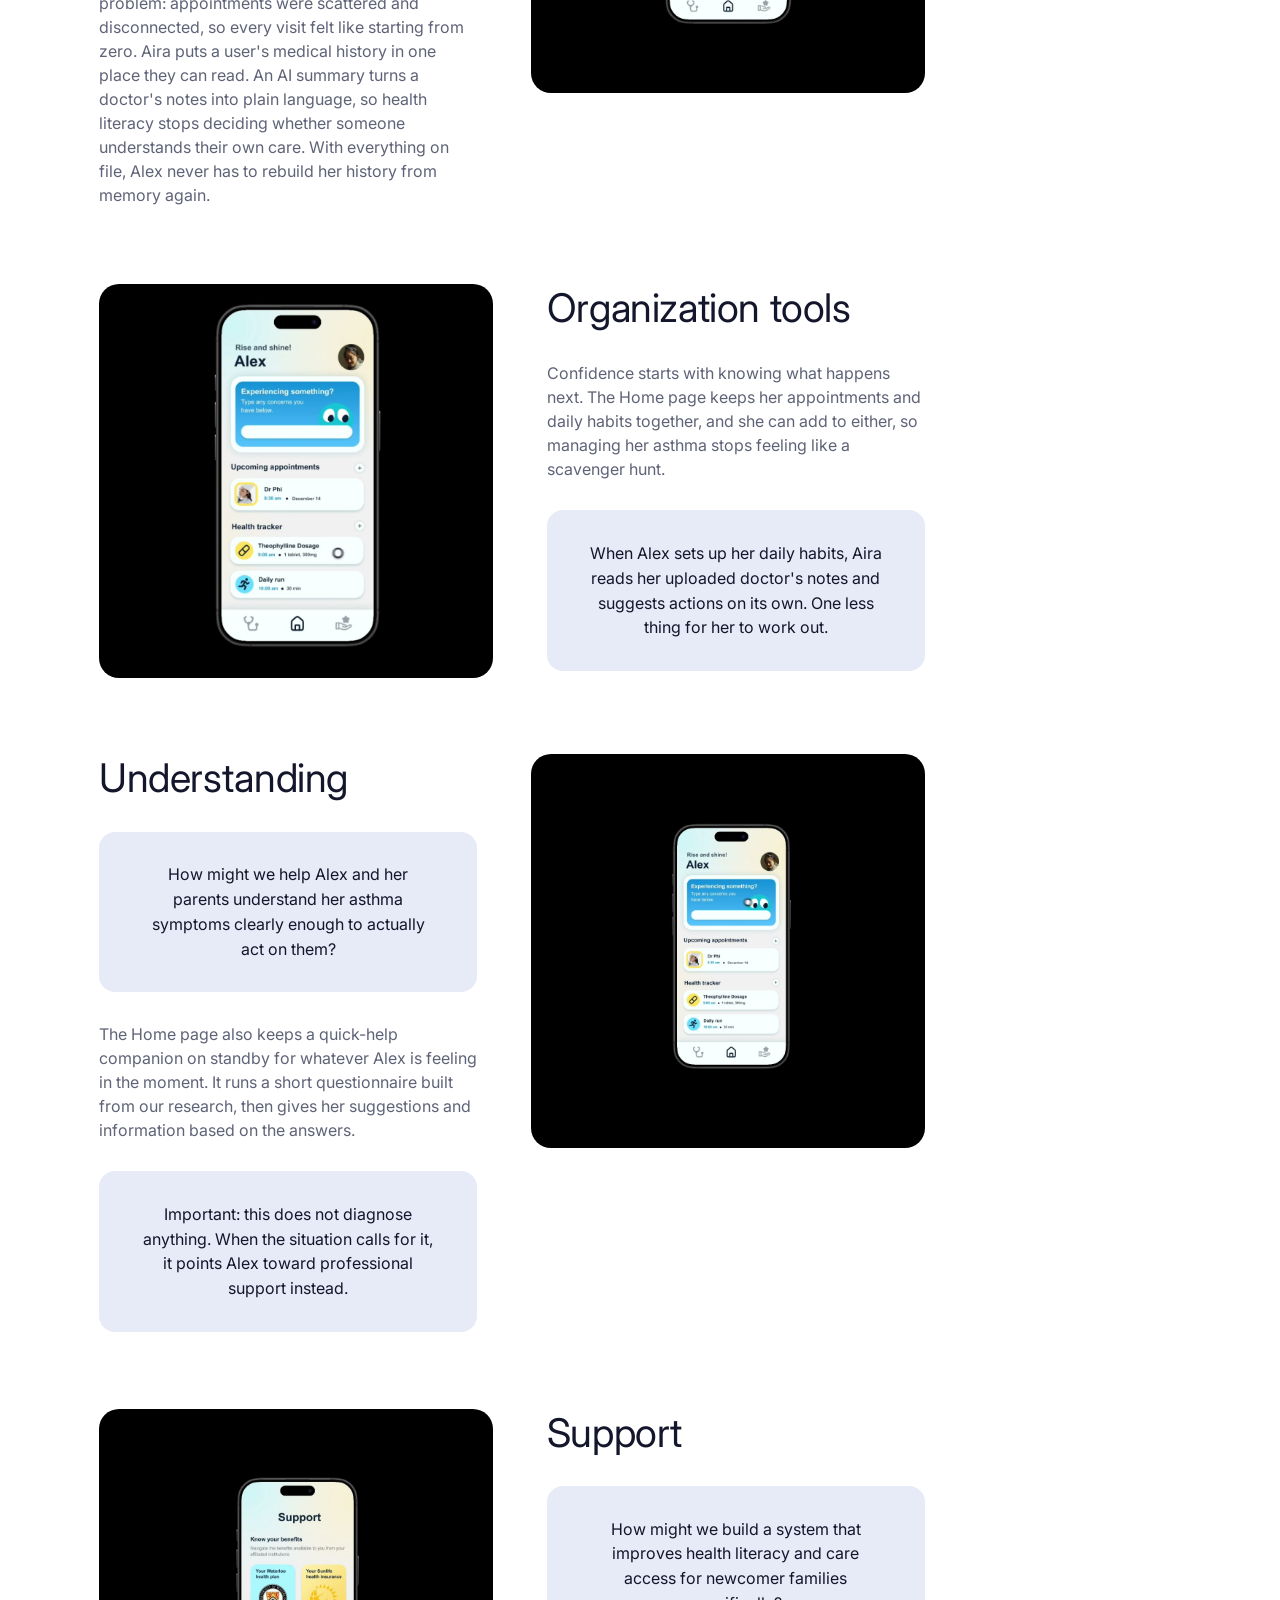
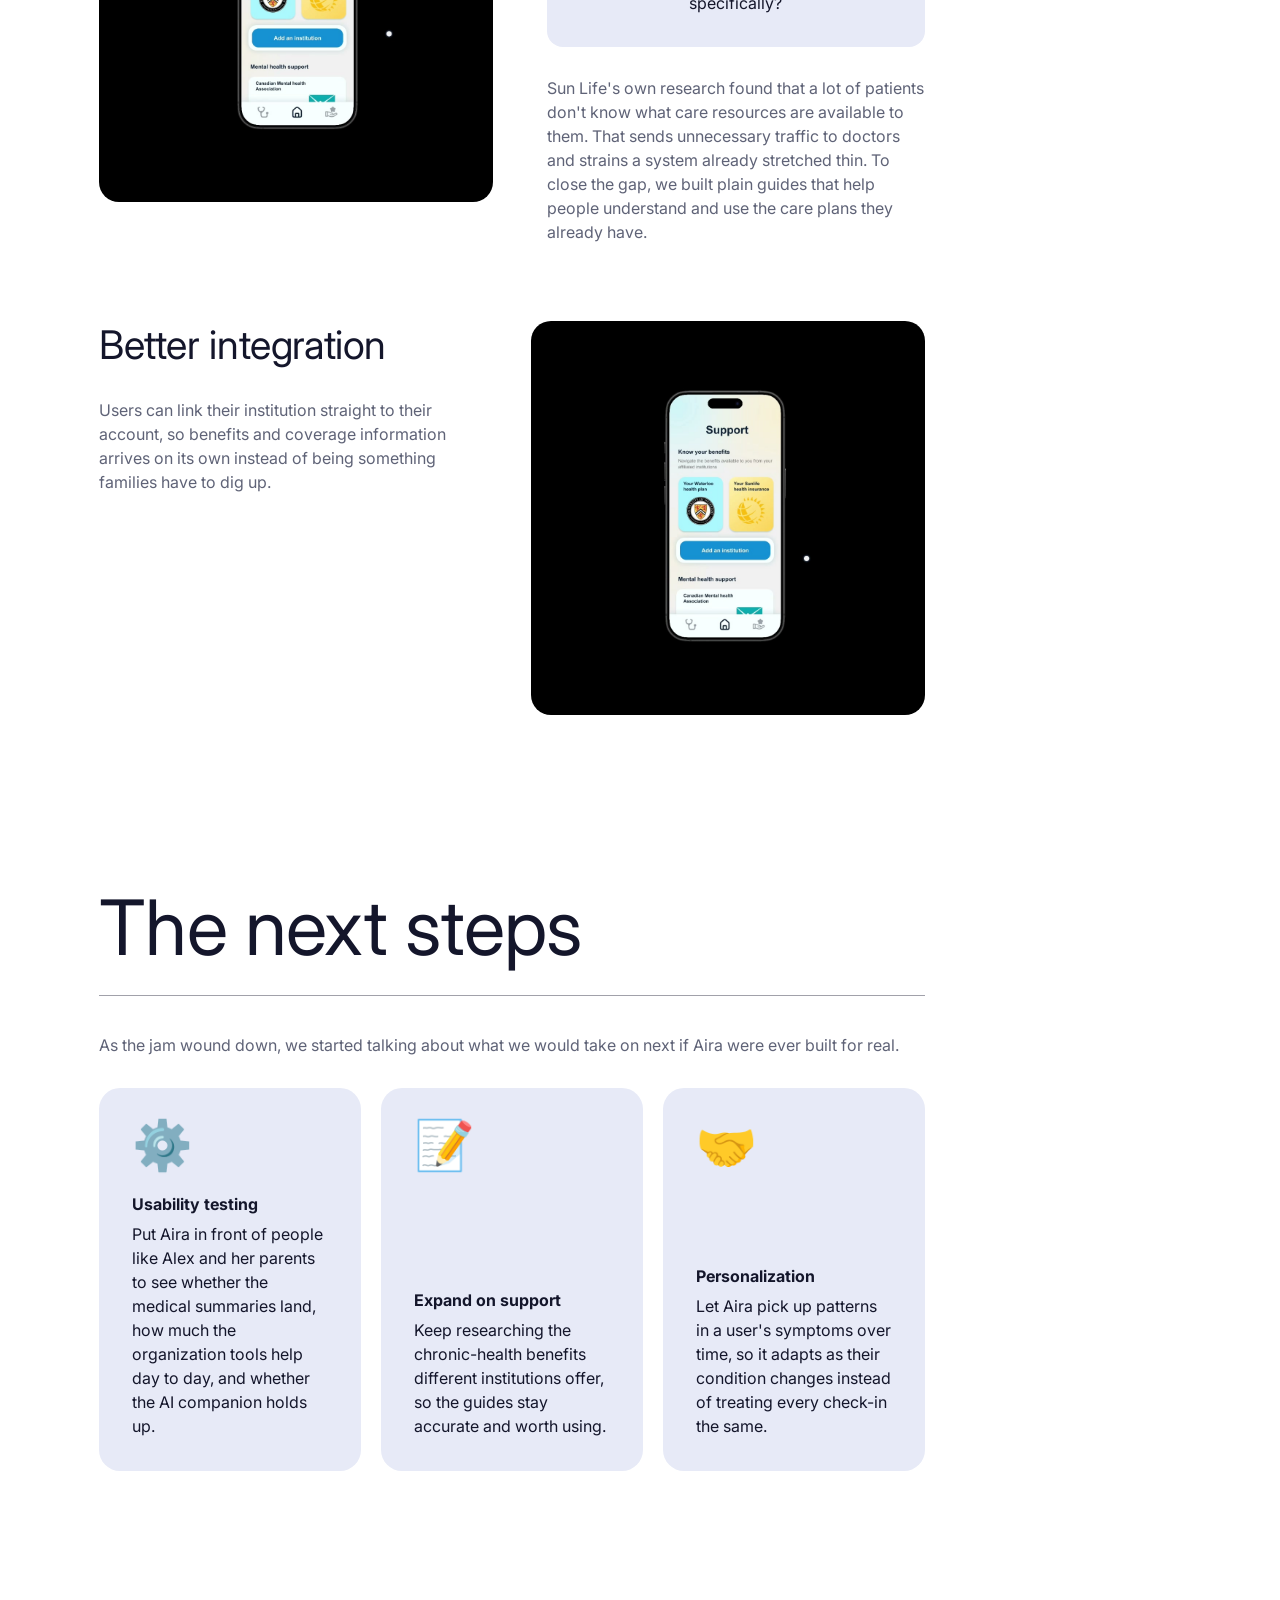
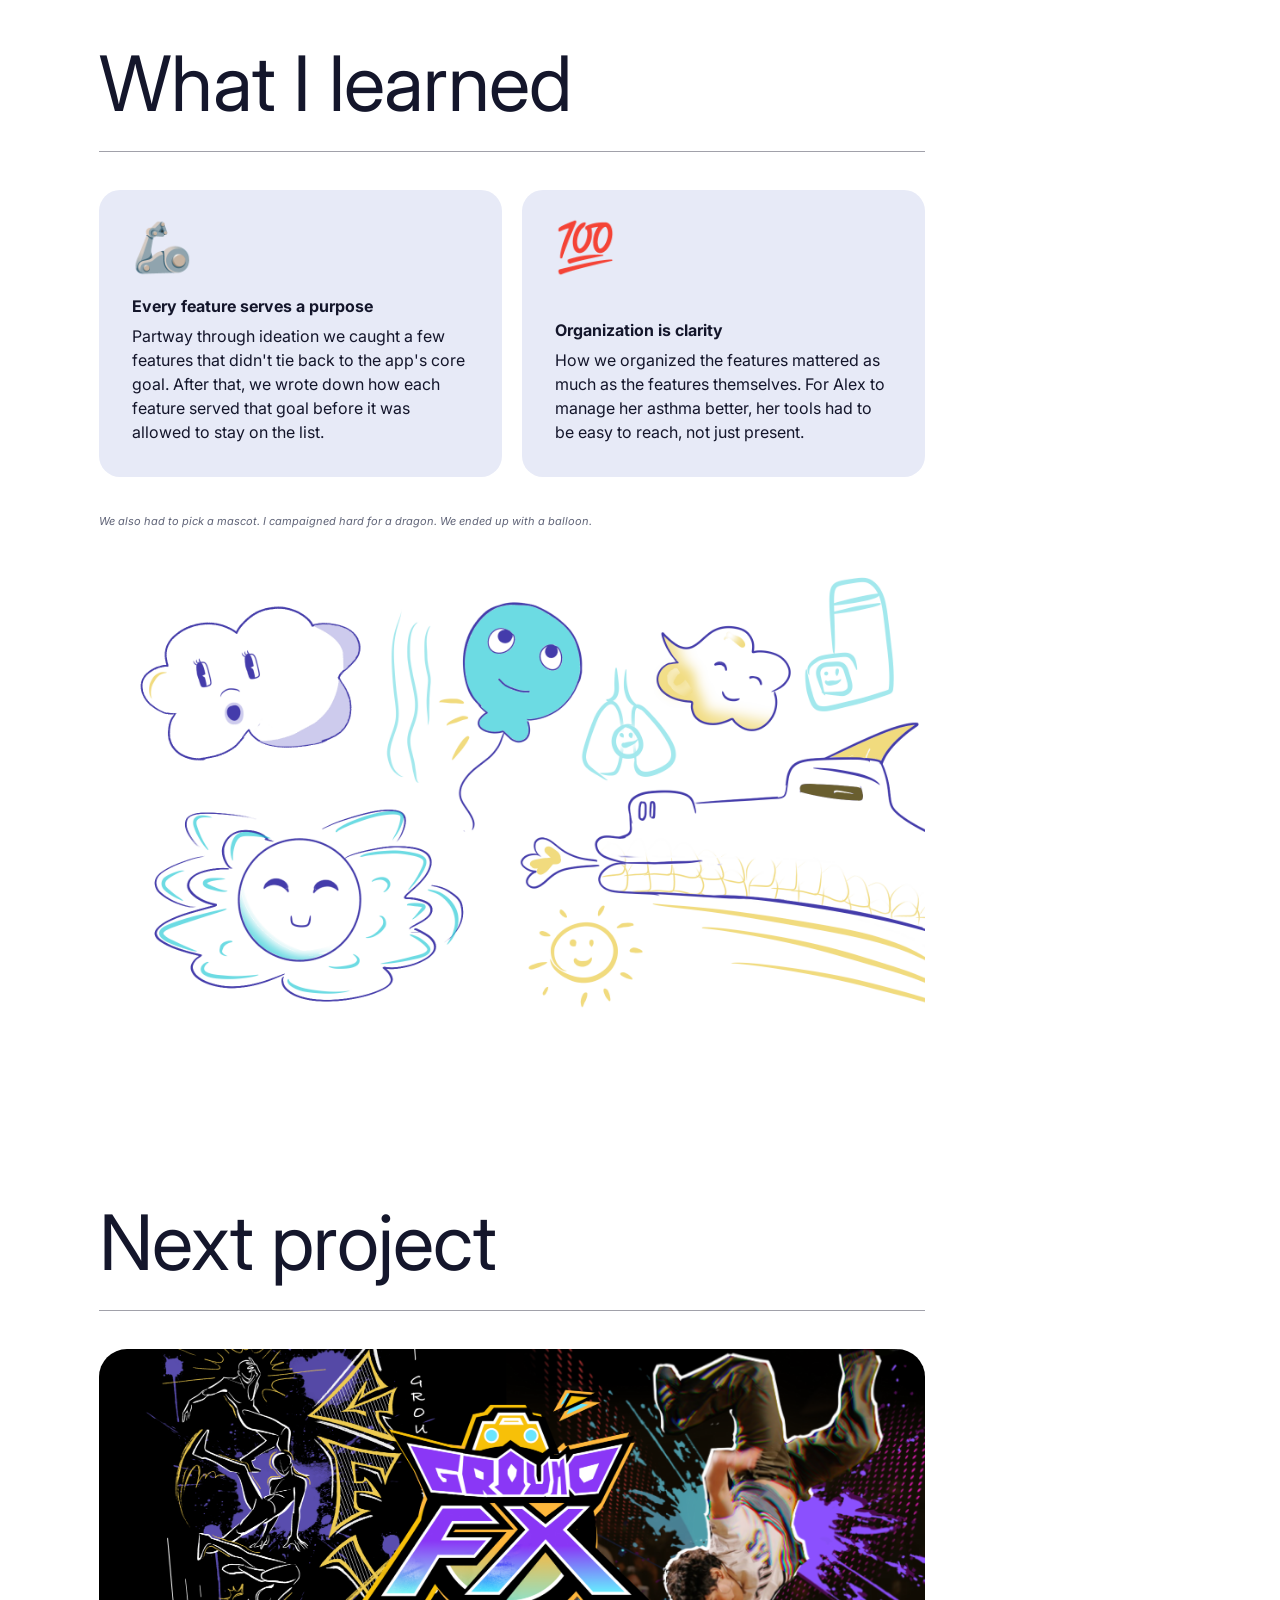
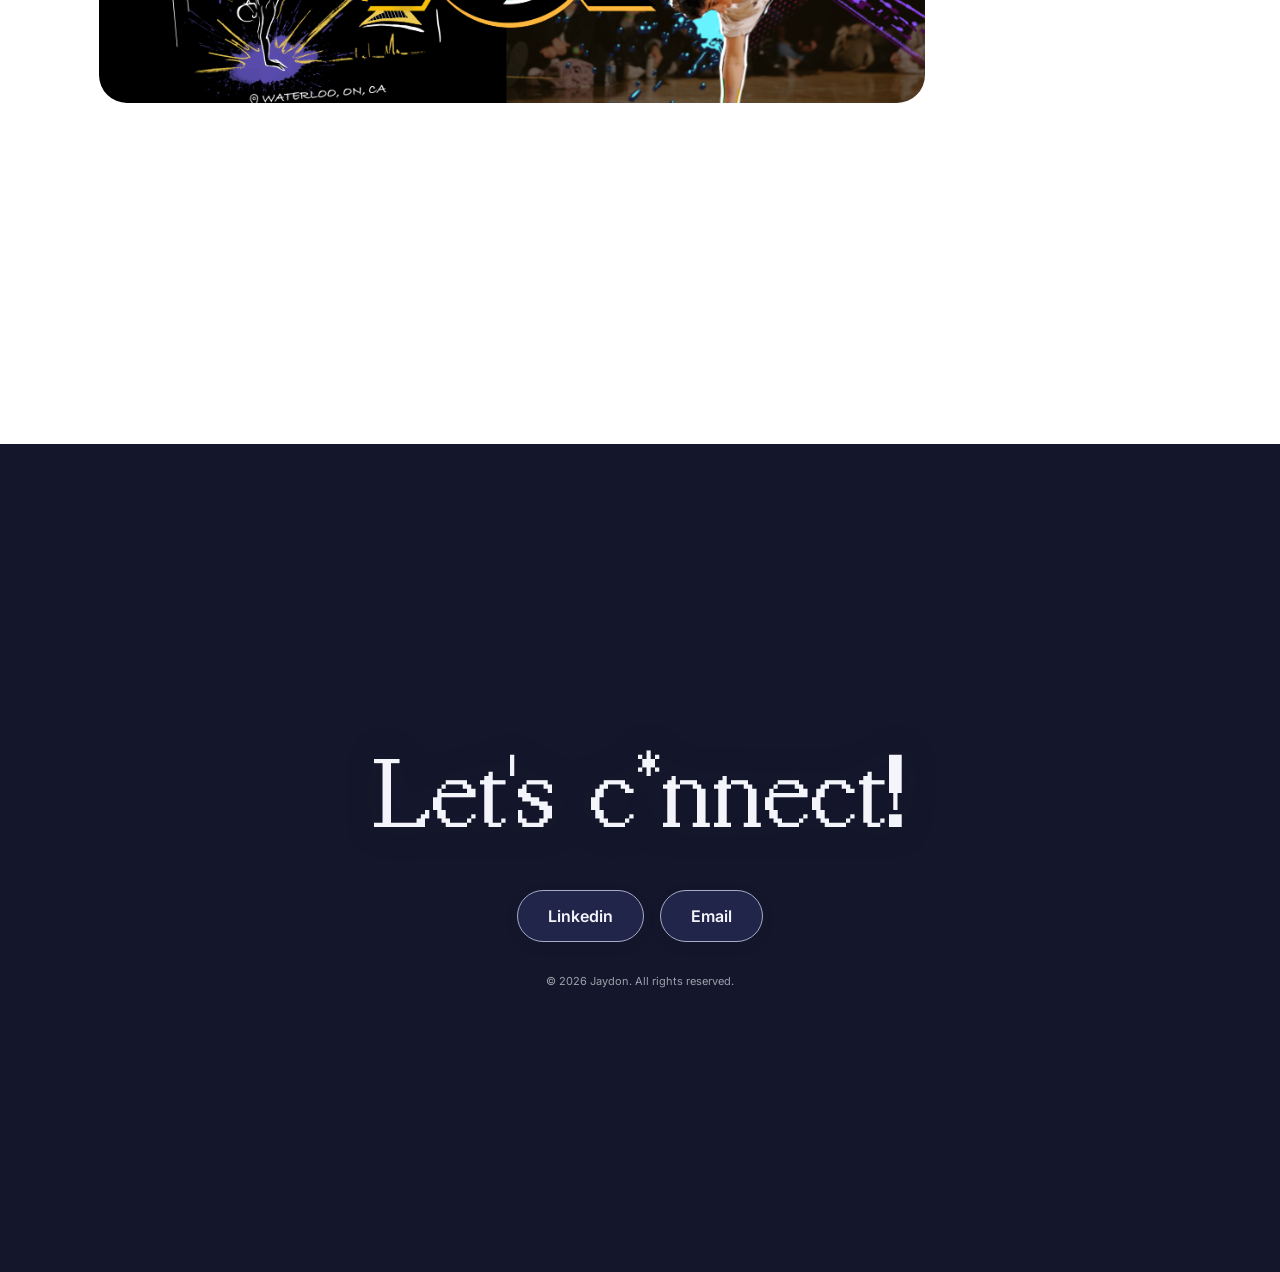
<file: case-studies/aira/index.html>
<!doctype html>
<html lang="en">
<head>
<meta charset="UTF-8" />
<script>
  /* applied before first paint so the page never flashes the wrong
     theme on load — the actual toggle logic lives in js/main.js.
     Light is the default: the attribute goes on unless this visitor has
     chosen dark, which is the only value that keeps it off. */
  if (localStorage.getItem("theme") !== "dark") {
    document.documentElement.dataset.theme = "light";
  }
</script>
<meta name="viewport" content="width=device-width, initial-scale=1.0" />
<title>Aira — Case Study — Jaydon</title>
<meta name="description" content="A health companion app from a Sun Life design jam, helping a teenager with asthma keep her medical history in one place and understand what it says." />

<!-- Open Graph / Twitter card: what a pasted link renders as in
     LinkedIn, Slack, iMessage and email. og:image and og:url are
     absolute: link scrapers ignore relative URLs. -->
<meta property="og:type" content="article" />
<meta property="og:site_name" content="Jaydon Wang" />
<meta property="og:locale" content="en_CA" />
<meta property="og:title" content="Aira: managing asthma" />
<meta property="og:description" content="A health companion app from a Sun Life design jam, helping a teenager with asthma keep her medical history in one place and understand what it says." />
<meta property="og:image" content="https://jaydonwang.me/assets/images/aira-thumb.gif" />
<meta property="og:url" content="https://jaydonwang.me/case-studies/aira/" />
<meta property="og:image:alt" content="Aira: managing asthma" />
<meta name="twitter:card" content="summary_large_image" />
<meta name="twitter:title" content="Aira: managing asthma" />
<meta name="twitter:description" content="A health companion app from a Sun Life design jam, helping a teenager with asthma keep her medical history in one place and understand what it says." />
<meta name="twitter:image" content="https://jaydonwang.me/assets/images/aira-thumb.gif" />
<link rel="icon" href="../../assets/images/favicon.ico" sizes="any" />
<link rel="icon" type="image/png" sizes="32x32" href="../../assets/images/favicon-32.png" />
<link rel="icon" type="image/png" sizes="16x16" href="../../assets/images/favicon-16.png" />
<link rel="apple-touch-icon" href="../../assets/images/favicon-180.png" />
<link rel="preconnect" href="https://fonts.googleapis.com" />
<link rel="preconnect" href="https://fonts.gstatic.com" crossorigin />
<link href="https://fonts.googleapis.com/css2?family=Inter:wght@400;500;600;700&display=swap" rel="stylesheet" />
<link rel="stylesheet" href="../../css/style.css?v=145" />
</head>
<body class="case-study">

<div class="nav-wrap">
  <header class="nav container container--wide">
    <div class="nav__brand">
      <a class="nav__logo" href="../../" aria-label="Jaydon — home">
        <span class="nav__logo-badge"><img src="../../assets/images/nav-avatar.png" alt="" /></span>
      </a>
    </div>

    <!-- links on top, Play + theme switch on a second row under them -->
    <div class="nav__right">
      <ul class="nav__links" id="navLinks">
        <li><a href="../../about/">About me</a></li>
        <li><a href="../../assets/resume.pdf?v=3" target="_blank" rel="noopener">Resume</a></li>
        <li><a href="mailto:wang.jaydon1@gmail.com">Contact</a></li>
      </ul>
      <div class="nav__tools">
        <a class="nav__play" href="../../digital-media/" aria-label="Play — digital media">
          <svg width="18" height="18" viewBox="0 0 24 24" fill="none" stroke="currentColor" stroke-width="1.8" stroke-linecap="round" stroke-linejoin="round" aria-hidden="true">
            <path d="M15.39 4.39a1 1 0 0 0 1.68-.474 2.5 2.5 0 1 1 3.014 3.015 1 1 0 0 0-.474 1.68l1.683 1.682a2.414 2.414 0 0 1 0 3.414L19.61 15.39a1 1 0 0 1-1.68-.474 2.5 2.5 0 1 0-3.014 3.015 1 1 0 0 1 .474 1.68l-1.683 1.682a2.414 2.414 0 0 1-3.414 0L8.61 19.61a1 1 0 0 0-1.68.474 2.5 2.5 0 1 1-3.014-3.015 1 1 0 0 0 .474-1.68l-1.683-1.682a2.414 2.414 0 0 1 0-3.414L4.39 8.61a1 1 0 0 1 1.68.474 2.5 2.5 0 1 0 3.014-3.015 1 1 0 0 1-.474-1.68l1.683-1.682a2.414 2.414 0 0 1 3.414 0z"/>
          </svg>
        </a>
        <button class="nav__theme-toggle" id="themeToggle" aria-label="Switch colour theme" aria-pressed="true">
          <svg class="nav__theme-icon nav__theme-icon--sun" width="18" height="18" viewBox="0 0 24 24" fill="none" stroke="currentColor" stroke-width="1.8" stroke-linecap="round" aria-hidden="true">
            <circle cx="12" cy="12" r="4.2"/>
            <path d="M12 2.4v2.3M12 19.3v2.3M4.2 4.2l1.6 1.6M18.2 18.2l1.6 1.6M2.4 12h2.3M19.3 12h2.3M4.2 19.8l1.6-1.6M18.2 5.8l1.6-1.6"/>
          </svg>
          <svg class="nav__theme-icon nav__theme-icon--moon" width="18" height="18" viewBox="0 0 24 24" fill="none" stroke="currentColor" stroke-width="1.8" stroke-linecap="round" stroke-linejoin="round" aria-hidden="true">
            <path d="M20.5 14.6A8.6 8.6 0 0 1 9.4 3.5a8.6 8.6 0 1 0 11.1 11.1Z"/>
          </svg>
        </button>
      </div>
    </div>


    <button class="nav__toggle" id="navToggle" aria-label="Toggle menu" aria-expanded="false">
      <svg width="18" height="18" viewBox="0 0 18 18" fill="none" xmlns="http://www.w3.org/2000/svg">
        <path d="M1 4H17M1 9H17M1 14H17" stroke="currentColor" stroke-width="1.6" stroke-linecap="round"/>
      </svg>
    </button>
  </header>
</div>

<main class="cs-container" id="top">

  <!-- ================= HERO ================= -->
  <section class="cs-hero">
    <div class="hero__grid" aria-hidden="true"></div>

    <!-- Decorative Aira welcome screen, swaying in 3D behind the hero.
         Positioned absolutely, so it contributes nothing to layout —
         the title, tags and meta band sit exactly where they did with
         it absent, and a long title simply passes in front of it
         (.cs-hero__top carries z-index: 1, this carries 0).
         aria-hidden + empty alt: it repeats what the case study already
         says in words, and pointer-events: none keeps it from reacting
         to (or swallowing) the cursor. Written after .hero__grid on
         purpose — both sit at z-index 0, so source order is what puts
         the card in front of the hairline grid. -->
    <div class="cs-hero__card cs-hero__card--aira" data-inview-anim aria-hidden="true">
      <!-- two copies, one facing each way: the card turns a full 360,
           so half of every revolution has its back to the viewer and a
           single image would either vanish or read mirrored. Same src
           both times, so the second face costs no extra download. -->
      <div class="cs-hero__card-spin">
        <img class="cs-hero__card-face" src="../../assets/images/aira-hero-card.png" alt=""
             width="402" height="882" decoding="async" fetchpriority="low" />
        <img class="cs-hero__card-face cs-hero__card-face--back" src="../../assets/images/aira-hero-card.png" alt=""
             width="402" height="882" decoding="async" fetchpriority="low" />
      </div>
    </div>

    <div class="cs-hero__top">
      <!-- tags moved in here, right under the title, instead of sitting
           after the whole title+meta row — that made their gap depend
           on whichever of the two was taller (meta's 3 stacked items
           usually beats a short one-line title), not the title itself,
           which is what actually reads as "spacing under the title". -->
      <div class="cs-hero__title-col">
        <h1 class="cs-hero__title reveal" data-scramble>Aira: managing asthma</h1>

        <div class="cs-hero__tags reveal">
          <span class="cs-tag">Design jam</span>
          <span class="cs-tag">2026</span>
          <span class="cs-tag">UX/UI</span>
          <span class="cs-tag">Healthcare</span>
        </div>
      </div>

      <div class="cs-hero__meta reveal">
        <div class="cs-hero__meta-item">
          <span>Role</span>
          <p>Project member</p>
        </div>
        <div class="cs-hero__meta-item">
          <span>Timeline</span>
          <p>4 weeks</p>
        </div>
        <div class="cs-hero__meta-item">
          <span>Skills</span>
          <p>User research, Figma, ideation.</p>
        </div>
      </div>
    </div>
  </section>

  <!-- ================= JUMP LINKS =================
       Lifted out of .cs-hero and given its own section: these are
       navigation into the page, not part of the hero's statement,
       and keeping them inside meant the hero had to reserve a
       10-21rem block of empty space to hold them at the bottom.
       That space now belongs to .cs-hero__meta instead. -->
  <section class="cs-jump">
    <div class="cs-jump__links reveal">
      <a class="btn btn-outline" href="#pain-points">See the problem ↓</a>
      <a class="btn btn-outline" href="#solutions">See the solution ↓</a>
    </div>
  </section>

  <!-- ================= CONTENT + TABLE OF CONTENTS =================
       Everything from here to the end of the case study sits in a two
       column grid: the article on the left, a sticky table of contents
       on the right. The hero and the jump links stay OUTSIDE it and keep
       the full page width - .cs-hero's background grid breaks out to
       100vw (see .cs-hero .hero__grid in style.css) and that trick only
       lands correctly while its containing block is still centred in the
       viewport, which a narrowed left column is not.

       The <aside> ships empty and hidden on purpose; main.js reads the
       section ids and headings below and builds the list from them, so
       adding or renaming a section here needs no edit there. If the
       script never runs the aside stays hidden and the page reads
       exactly as it did before the sidebar existed. -->
  <div class="cs-layout">
    <aside class="cs-toc" id="csToc" aria-label="On this page" hidden></aside>

    <div class="cs-layout__body">
      <!-- ================= INTRODUCTION ================= -->
      <section id="introduction">
        <h2 class="cs-heading reveal">Introduction</h2>
        <div class="cs-divider reveal"></div>
        <p class="hero__desc cs-para reveal" style="max-width: none;">Every term in my program, GBDA, Sun Life runs a
          design jam at Waterloo's Stratford campus. Student teams get a real healthcare challenge to solve.</p>
        <div class="cs-callout reveal" style="margin-top: clamp(1.5rem, 3vw, 2.25rem);">Our team drew chronic illness
          management, and we took it to asthma. From there every feature had to answer one question: does this help
          someone manage their own condition?</div>
        <div class="cs-wide-media reveal" style="margin-top: clamp(1.5rem, 3vw, 2.25rem);">
          <img src="../../assets/images/aira-intro-screens.webp" alt="The four main Aira screens side by side: a welcome screen with the balloon mascot and a Get started button; a home screen greeting Alex with a symptom check-in field, upcoming appointments and a health tracker; a Medical History screen with an Upload Files button over doctors' notes, a prescription and test results; and a Support screen showing Waterloo and Sun Life benefit cards, an Add an institution button, and mental health resources" width="1760" height="936" loading="lazy" decoding="async" />
        </div>
      </section>

      <!-- ================= PROBLEM ================= -->
      <section id="problem">
        <h2 class="cs-heading reveal">Problem</h2>
        <div class="cs-divider reveal"></div>
        <div class="cs-split reveal">
          <div class="cs-split__body">
            <p class="hero__desc cs-para">A new chronic illness diagnosis comes with a lot at once: a fragmented healthcare
              system, hard-to-understand insurance benefits, and lifestyle changes patients are expected to figure out
              on their own. For Aira to matter, it had to help people understand their benefits, find their way
              through care pathways, and feel supported while they adjusted to living with the condition long term.</p>
            <div class="cs-callout">None of this is missing information. The notes, the benefits and the care
              pathways all exist already. What does not exist is a version of them a patient can use.</div>
          </div>
          <div class="cs-split__media">
            <div class="cs-square">
              <img src="../../assets/images/aira-problem.png" alt="Illustration of a kid wearing a face mask, feeling under the weather" loading="lazy" decoding="async" />
            </div>
          </div>
        </div>

        <!-- Persona sits under Problem as a subheading rather than as a
             section of its own: it is who the problem happens to, not a
             separate beat. Same construction as the eShop study's
             storefront comparison - .cs-split--reverse orders the media
             column first, so the board reads on the left with the copy
             beside it. The board has no fixed aspect ratio worth
             imposing, so .cs-wide-media lets it keep its own. -->
        <div class="cs-split cs-split--reverse reveal">
          <div class="cs-split__body">
            <h3 class="cs-subheading">Persona</h3>
            <p class="hero__desc cs-para">Meet Alex, a 16-year-old student living with asthma that's poorly managed
              because of inconsistent care, limited health literacy at home, and a healthcare system that doesn't make
              things easy. Alex's family are newcomers to Canada, and both Alex and her parents struggle to make sense
              of medical information, find the right services, and catch early warning signs before they become
              emergencies. Those gaps are what send preventable cases to the ER.</p>
          </div>
          <div class="cs-split__media">
            <div class="cs-wide-media">
              <img src="../../assets/images/aira-persona-alex.webp" alt="Alex persona board. Left: a photo of Alex wrapped in a blanket holding a mug, over a card reading Alex, age 16, female, high school student, lives with her single parent. Challenges: new family to Canada, parent has low literacy and struggles to navigate healthcare systems; attends walk-in clinics sporadically, leading to inconsistent asthma management. Goals: seek easy-to-understand health information, find better management tools for her asthma, support for her parent in understanding healthcare processes. Right: a quote reading &quot;I wish doctors explained things in a way we could actually understand, not just rush us out.&quot; Risks: poorly controlled asthma increases the risk of a potentially fatal attack, permanent airway damage from airway remodeling, and more frequent and severe infections like pneumonia. Systemic challenges: access and affordability, fragmented care, workforce strain, and resource shortage." width="1136" height="936" loading="lazy" decoding="async" />
            </div>
          </div>
        </div>
      </section>

      <!-- ================= PAIN POINTS ================= -->
      <section id="pain-points" data-toc="Pain points">
        <h2 class="cs-heading reveal">What are the pain points?</h2>
        <div class="cs-divider reveal"></div>
        <p class="hero__desc cs-para reveal" style="max-width: none; margin-bottom: clamp(1.5rem, 3vw, 2.25rem);">Three challenges
          kept coming up, both in Alex's story and in the interviews we ran with real participants.</p>

        <div class="cs-guidelines-grid reveal">
          <div class="cs-guideline-item">
            <div class="cs-square">
              <img src="../../assets/images/aira-pain-clarity.png" alt="Illustration of a confused girl with three blank documents floating over her head, representing scattered medical records" loading="lazy" decoding="async" />
            </div>
            <p class="cs-caption"><strong>Clarity</strong>Medical information is scattered across different
              documents. Alex can't see her own history as one clear picture, and that chips away at her confidence
              in managing her asthma over time.</p>
          </div>
          <div class="cs-guideline-item">
            <div class="cs-square">
              <img src="../../assets/images/aira-pain-understanding.png" alt="Illustration of a girl using an inhaler, unsure what her symptoms mean" loading="lazy" decoding="async" />
            </div>
            <p class="cs-caption"><strong>Understanding</strong>Alex struggles to read her own asthma reactions and
              decide what to do about them. That leads to delayed care, or ER trips that didn't need to happen.</p>
          </div>
          <div class="cs-guideline-item">
            <div class="cs-square">
              <img src="../../assets/images/aira-pain-support.png" alt="Illustration of a girl staring in confusion at a sticky note dosage reminder and a page of test results" loading="lazy" decoding="async" />
            </div>
            <p class="cs-caption"><strong>Support</strong>Newcomer families run into real barriers to health
              literacy and care access. Dense medical language and an unfamiliar system make it hard for families
              like Alex's to use the resources already available to them.</p>
          </div>
        </div>
      </section>

      <!-- ================= IDEATION ================= -->
      <section id="ideation">
        <h2 class="cs-heading reveal">Ideation</h2>
        <div class="cs-divider reveal"></div>
        <div class="cs-split reveal">
          <div class="cs-split__body">
            <p class="hero__desc cs-para">We started with a Crazy Eights sprint: eight fast, rough sketches each, all aimed
              at Alex's challenges. When the timer stopped, we walked each other through our ideas and explained which
              pain point each concept solved. A lot of the sketches overlapped, which made it easy to agree on shared
              priorities and confirm we were headed in the same direction.</p>
          </div>
          <div class="cs-split__media">
            <div class="cs-square">
              <img src="../../assets/images/aira-rough-prototypes.png" alt="Hand-drawn workshop and app sketches from the Crazy Eights ideation sprint" loading="lazy" decoding="async" />
            </div>
          </div>
        </div>
      </section>

      <!-- ================= INFORMATION ARCHITECTURE ================= -->
      <section id="architecture" data-toc="Architecture">
        <h2 class="cs-heading reveal">Information architecture</h2>
        <div class="cs-divider reveal"></div>
        <p class="hero__desc cs-para reveal" style="max-width: none;">Once we shared our ideas, we mapped each one back to a
          specific challenge Alex was facing. Some features tackled more than one challenge at once. We could point
          to exactly which problem a feature solved before it earned a place in the app, and that discipline is what
          let us organize everything into three clear tabs in our site map.</p>
        <div class="cs-wide-media reveal" style="margin-top: clamp(1.5rem, 3vw, 2.25rem);">
          <img src="../../assets/images/aira-framework.png" alt="Aira site map — Home, Medical history, and Support tabs branching from onboarding, with their respective sub-features" loading="lazy" decoding="async" />
        </div>
        <p class="cs-caption cs-caption--italic reveal">Every feature on this map was matched to a challenge before
          it made the cut. No orphaned ideas.</p>
      </section>

      <!-- ================= SOLUTIONS ================= -->
      <section id="solutions">
        <h2 class="cs-heading reveal">The solution</h2>
        <div class="cs-divider reveal"></div>

        <div class="cs-split reveal">
          <div class="cs-split__body">
            <h3 class="cs-subheading">Clarity</h3>
            <div class="cs-callout">How might we help Alex better manage her asthma and her medical history, so she
              feels confident instead of overwhelmed?</div>
            <p class="hero__desc cs-para">Alex and the people we interviewed had the same problem: appointments were
              scattered and disconnected, so every visit felt like starting from zero. Aira puts a user's medical
              history in one place they can read. An AI summary turns a doctor's notes into plain language, so
              health literacy stops deciding whether someone understands their own care. With everything on file,
              Alex never has to rebuild her history from memory again.</p>
          </div>
          <div class="cs-split__media">
            <div class="cs-square">
              <video data-src="../../assets/videos/aira-clarity-demo.mp4" poster="../../assets/videos/aira-clarity-demo-poster.jpg" muted loop preload="none" playsinline
                aria-label="Screen recording of uploading and viewing medical history in Aira"></video>
            </div>
          </div>
        </div>

        <div class="cs-split cs-split--reverse reveal">
          <div class="cs-split__body">
            <h3 class="cs-subheading">Organization tools</h3>
            <p class="hero__desc cs-para">Confidence starts with knowing what happens next. The Home page keeps her
              appointments and daily habits together, and she can add to either, so managing her asthma stops
              feeling like a scavenger hunt.</p>
            <div class="cs-callout">When Alex sets up her daily habits, Aira reads her uploaded doctor's notes and
              suggests actions on its own. One less thing for her to work out.</div>
          </div>
          <div class="cs-split__media">
            <div class="cs-square">
              <video data-src="../../assets/videos/aira-organization-demo.mp4" poster="../../assets/videos/aira-organization-demo-poster.jpg" muted loop preload="none" playsinline
                aria-label="Screen recording of the Home page's appointment and daily habit organization tools"></video>
            </div>
          </div>
        </div>

        <div class="cs-split reveal">
          <div class="cs-split__body">
            <h3 class="cs-subheading">Understanding</h3>
            <div class="cs-callout">How might we help Alex and her parents understand her asthma symptoms clearly
              enough to actually act on them?</div>
            <p class="hero__desc cs-para">The Home page also keeps a quick-help companion on standby for whatever Alex
              is feeling in the moment. It runs a short questionnaire built from our research, then gives her
              suggestions and information based on the answers.</p>
            <div class="cs-callout">Important: this does not diagnose anything. When the situation calls for it, it
              points Alex toward professional support instead.</div>
          </div>
          <div class="cs-split__media">
            <div class="cs-square">
              <video data-src="../../assets/videos/aira-understanding-demo.mp4" poster="../../assets/videos/aira-understanding-demo-poster.jpg" muted loop preload="none" playsinline
                aria-label="Screen recording of the quick-help companion questionnaire"></video>
            </div>
          </div>
        </div>

        <div class="cs-split cs-split--reverse reveal">
          <div class="cs-split__body">
            <h3 class="cs-subheading">Support</h3>
            <div class="cs-callout">How might we build a system that improves health literacy and care access for
              newcomer families specifically?</div>
            <p class="hero__desc cs-para">Sun Life's own research found that a lot of patients don't know what care
              resources are available to them. That sends unnecessary traffic to doctors and strains a system
              already stretched thin. To close the gap, we built plain guides that help people understand and use
              the care plans they already have.</p>
          </div>
          <div class="cs-split__media">
            <div class="cs-square">
              <video data-src="../../assets/videos/aira-support-demo.mp4" poster="../../assets/videos/aira-support-demo-poster.jpg" muted loop preload="none" playsinline
                aria-label="Screen recording of the care access and benefits guides"></video>
            </div>
          </div>
        </div>

        <div class="cs-split reveal">
          <div class="cs-split__body">
            <h3 class="cs-subheading">Better integration</h3>
            <p class="hero__desc cs-para">Users can link their institution straight to their account, so benefits and
              coverage information arrives on its own instead of being something families have to dig up.</p>
          </div>
          <div class="cs-split__media">
            <div class="cs-square">
              <video data-src="../../assets/videos/aira-integration-demo.mp4" poster="../../assets/videos/aira-integration-demo-poster.jpg" muted loop preload="none" playsinline
                aria-label="Screen recording of linking an affiliated institution to an Aira account"></video>
            </div>
          </div>
        </div>
      </section>

      <!-- ================= THE NEXT STEPS ================= -->
      <section id="next-steps">
        <h2 class="cs-heading reveal">The next steps</h2>
        <div class="cs-divider reveal"></div>
        <p class="hero__desc cs-para reveal" style="max-width: none;">As the jam wound down, we started talking about
          what we would take on next if Aira were ever built for real.</p>

        <div class="cs-takeaways-grid reveal">
          <div class="cs-takeaway-card">
            <span class="cs-takeaway-card__emoji" aria-hidden="true">⚙️</span>
            <div class="cs-takeaway-card__text">
              <h3>Usability testing</h3>
              <p>Put Aira in front of people like Alex and her parents to see whether the medical summaries land,
                how much the organization tools help day to day, and whether the AI companion holds up.</p>
            </div>
          </div>
          <div class="cs-takeaway-card">
            <span class="cs-takeaway-card__emoji" aria-hidden="true">📝</span>
            <div class="cs-takeaway-card__text">
              <h3>Expand on support</h3>
              <p>Keep researching the chronic-health benefits different institutions offer, so the guides stay
                accurate and worth using.</p>
            </div>
          </div>
          <div class="cs-takeaway-card">
            <span class="cs-takeaway-card__emoji" aria-hidden="true">🤝</span>
            <div class="cs-takeaway-card__text">
              <h3>Personalization</h3>
              <p>Let Aira pick up patterns in a user's symptoms over time, so it adapts as their condition changes
                instead of treating every check-in the same.</p>
            </div>
          </div>
        </div>
      </section>

      <!-- ================= WHAT I LEARNED ================= -->
      <section id="takeaways">
        <h2 class="cs-heading reveal">What I learned</h2>
        <div class="cs-divider reveal"></div>

        <div class="cs-takeaways-grid reveal">
          <div class="cs-takeaway-card">
            <span class="cs-takeaway-card__emoji" aria-hidden="true">🦾</span>
            <div class="cs-takeaway-card__text">
              <h3>Every feature serves a purpose</h3>
              <p>Partway through ideation we caught a few features that didn't tie back to the app's core goal.
                After that, we wrote down how each feature served that goal before it was allowed to stay on the
                list.</p>
            </div>
          </div>
          <div class="cs-takeaway-card">
            <span class="cs-takeaway-card__emoji" aria-hidden="true">💯</span>
            <div class="cs-takeaway-card__text">
              <h3>Organization is clarity</h3>
              <p>How we organized the features mattered as much as the features themselves. For Alex to manage her
                asthma better, her tools had to be easy to reach, not just present.</p>
            </div>
          </div>
        </div>

        <div class="reveal" style="margin-top: clamp(1.5rem, 3vw, 2.25rem);">
          <p class="cs-caption cs-caption--italic" style="margin-top: 0; margin-bottom: clamp(1.5rem, 3vw, 2.25rem); max-width: none;">We
            also had to pick a mascot. I campaigned hard for a dragon. We ended up with a balloon.</p>
          <div class="cs-wide-media">
            <img src="../../assets/images/aira-sketches.png" alt="Rough mascot sketches — clouds, a balloon character, lungs, and a toothbrush, exploring Aira's visual identity" loading="lazy" decoding="async" />
          </div>
        </div>
      </section>

      <!-- ================= NEXT PROJECT ================= -->
      <section id="next-project">
        <h2 class="cs-heading reveal">Next project</h2>
        <div class="cs-divider reveal"></div>

        <a class="case-banner cs-next-project reveal" href="../ground-fx/" aria-label="Next project — Ground FX">
          <img src="../../assets/images/ground-fx-thumb.png" alt="Ground FX — breakdancing event branding and motion graphics" loading="lazy" decoding="async" />
        </a>
      </section>
    </div>
  </div>

</main>

<footer>
  <div class="footer-inner">
    <h2 class="reveal" data-scramble>Let's c*nnect!</h2>
    <div class="footer-links">
      <a class="btn" href="https://www.linkedin.com/in/jaydon-wang-26b677220/" target="_blank" rel="noopener">Linkedin</a>
      <a class="btn" href="mailto:wang.jaydon1@gmail.com">Email</a>
    </div>
    <p>© 2026 Jaydon. All rights reserved.</p>
  </div>
</footer>

<script src="../../js/main.js?v=78"></script>
<script src="../../js/scramble-text.js?v=59"></script>
</body>
</html>
</file>
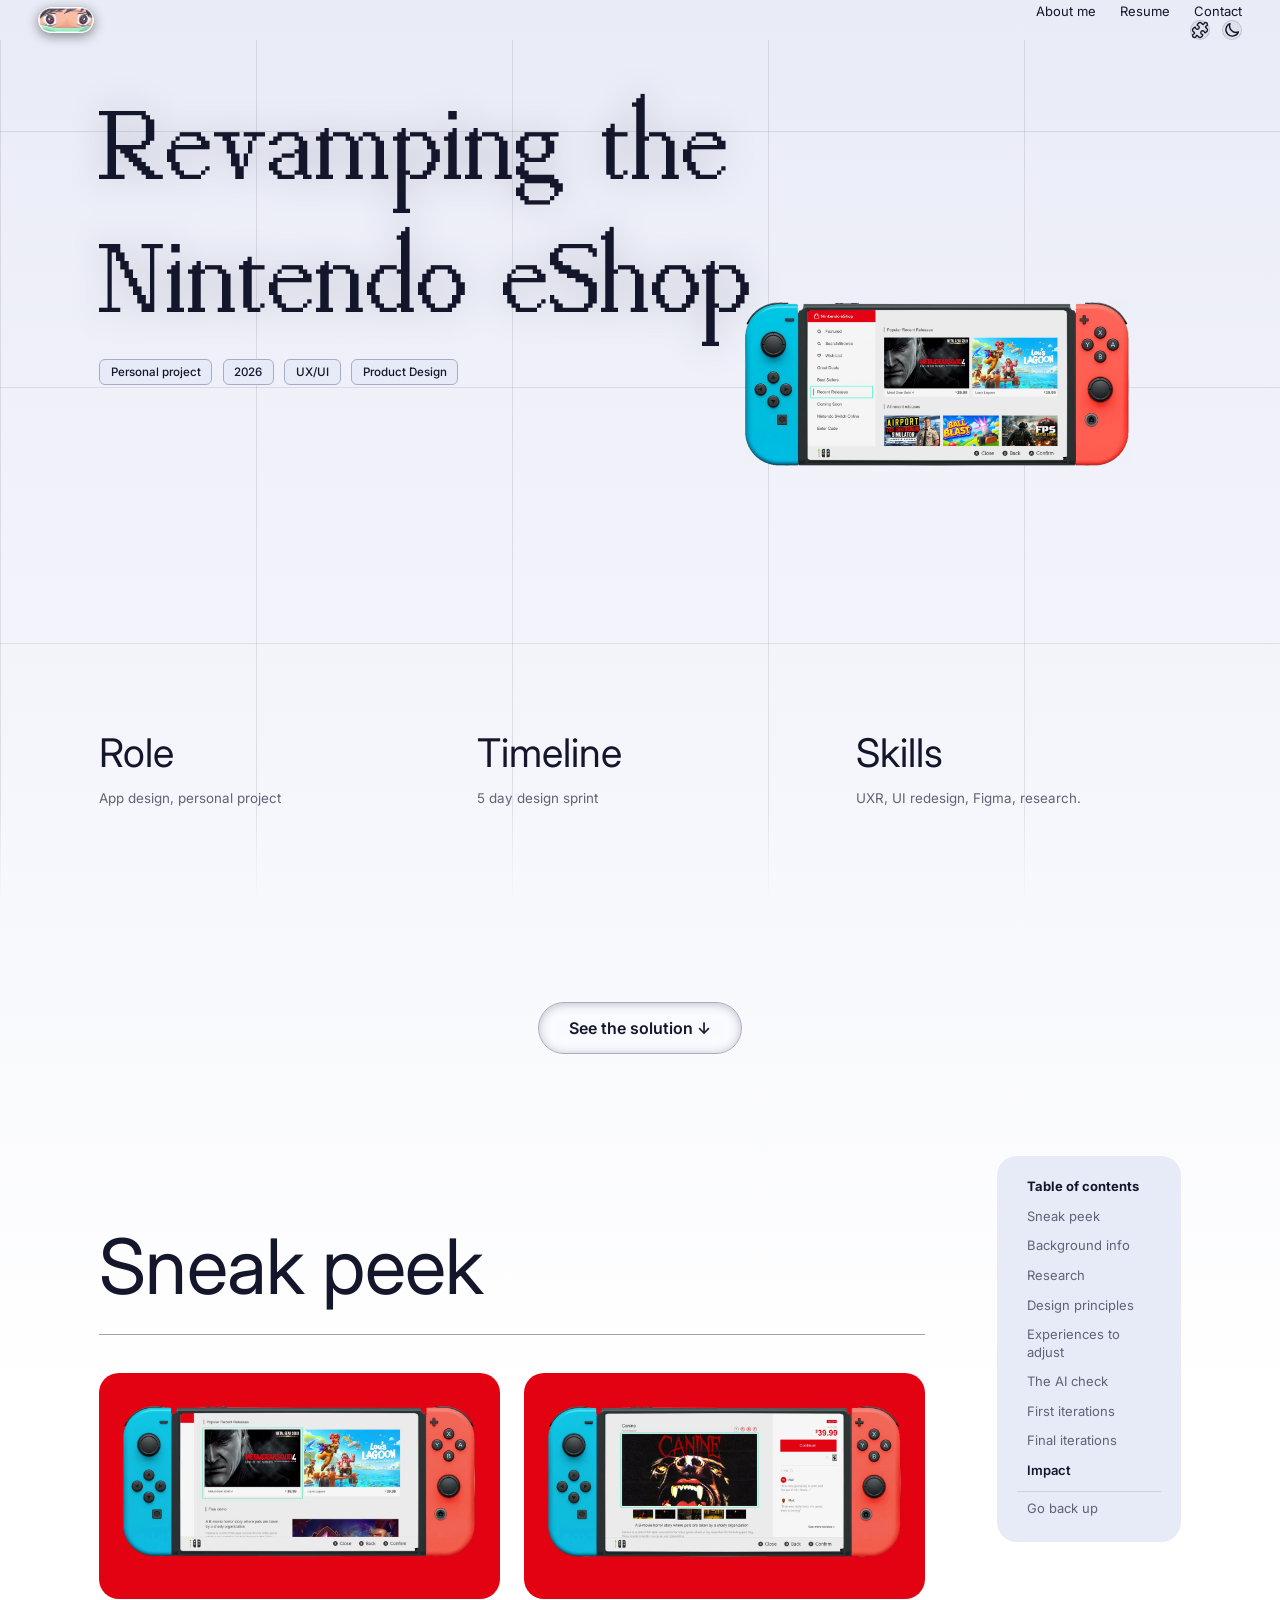
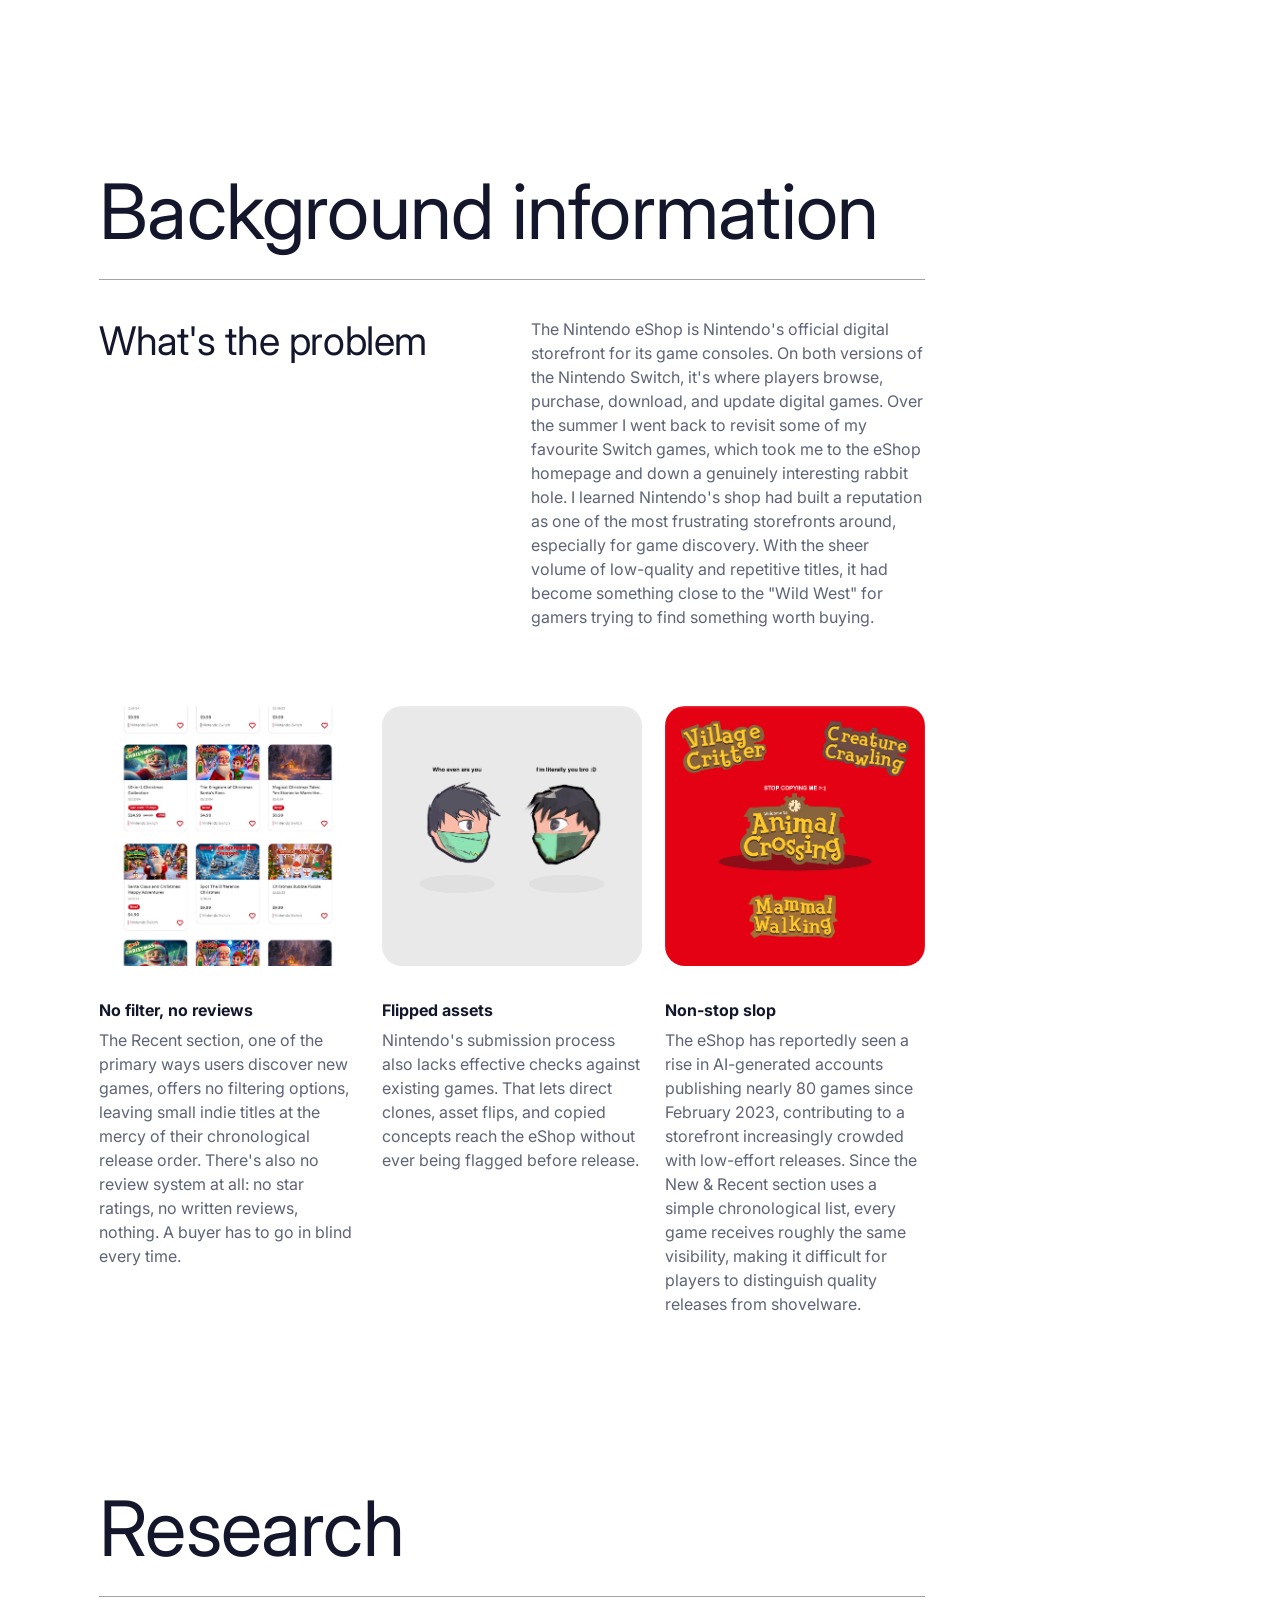
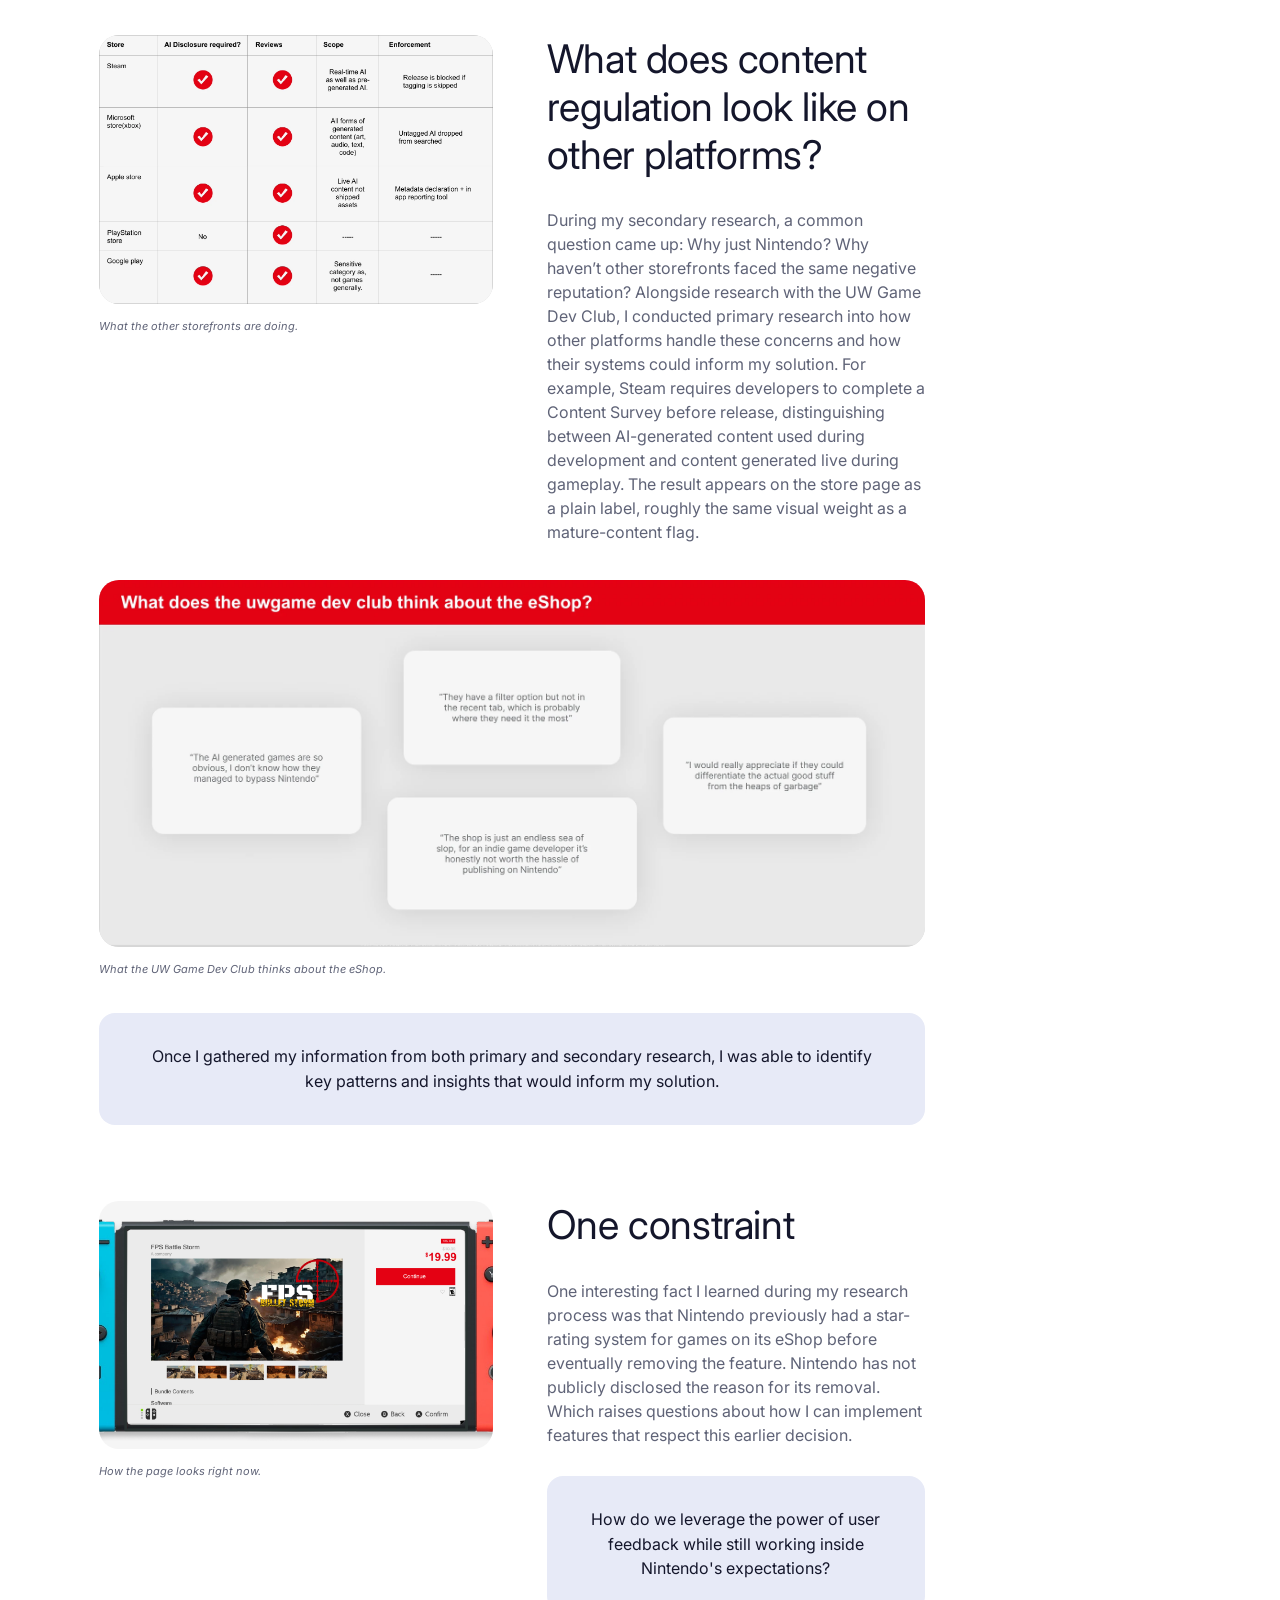
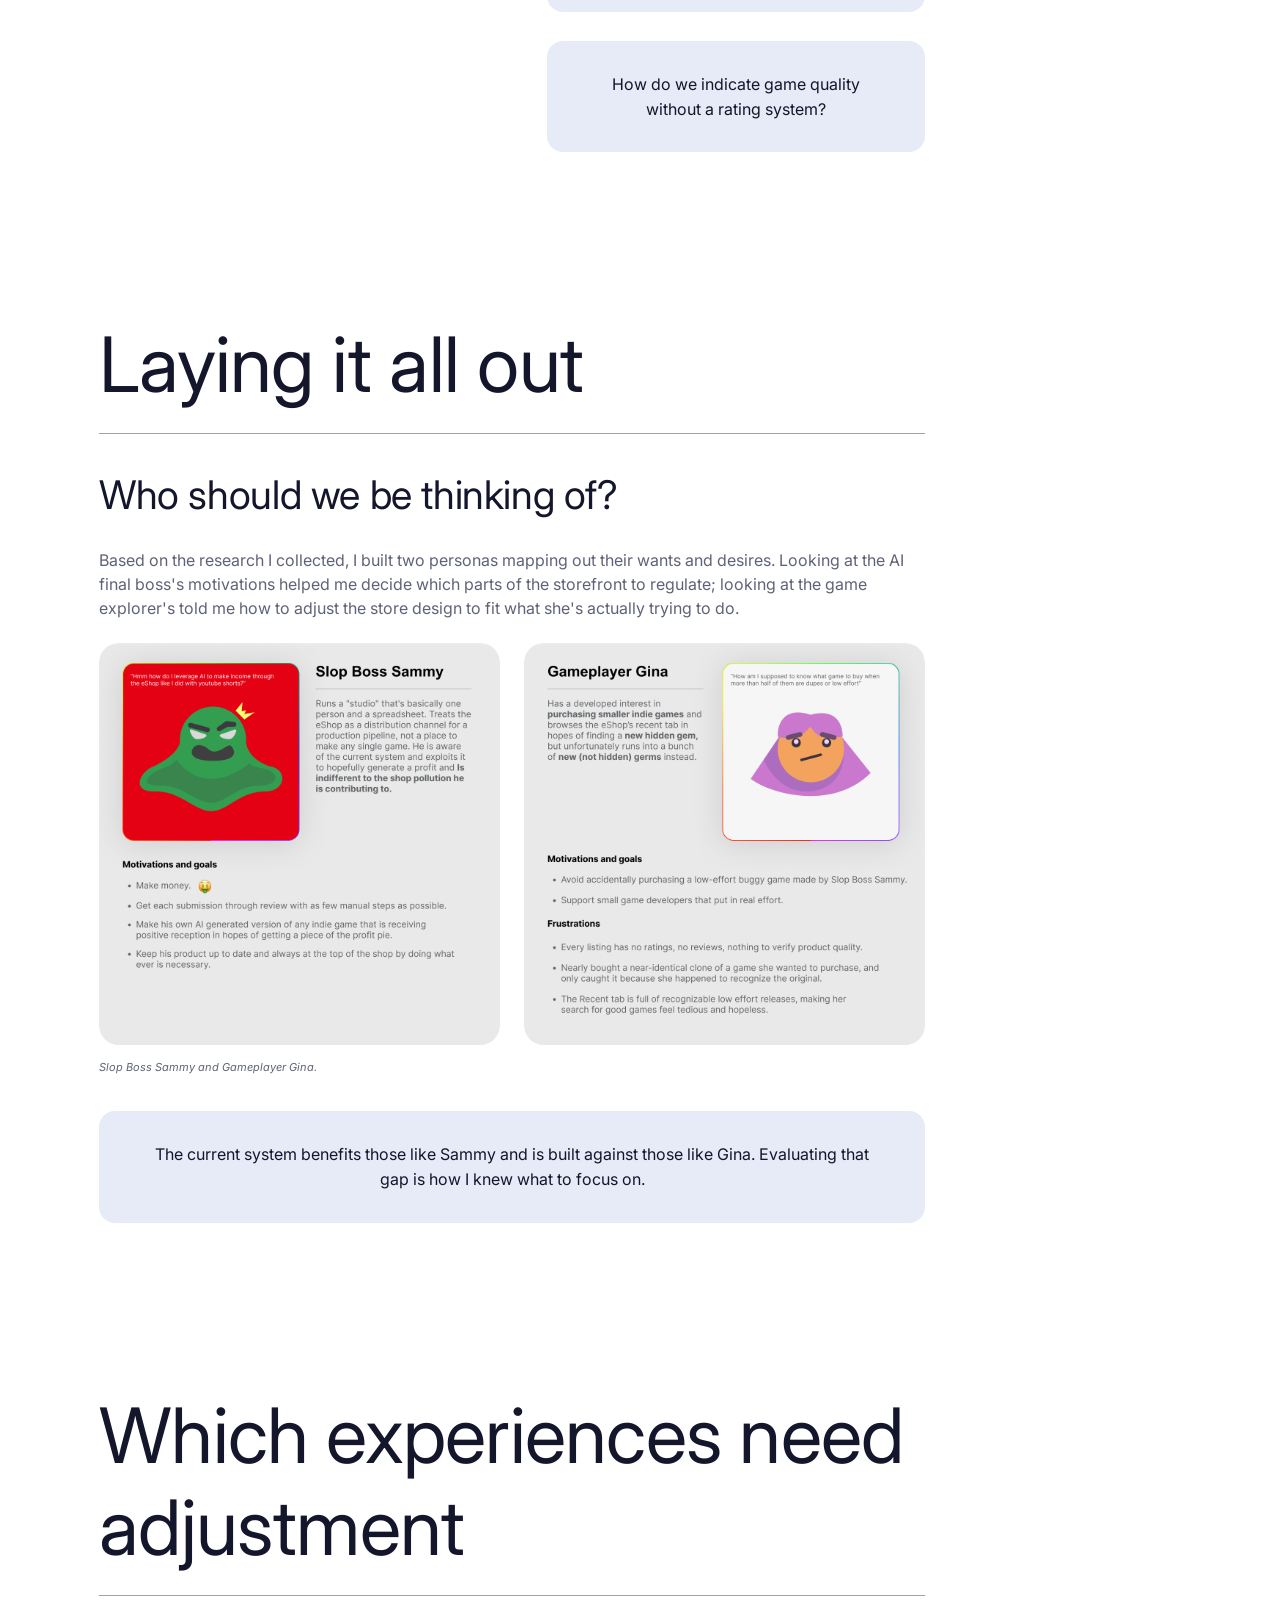
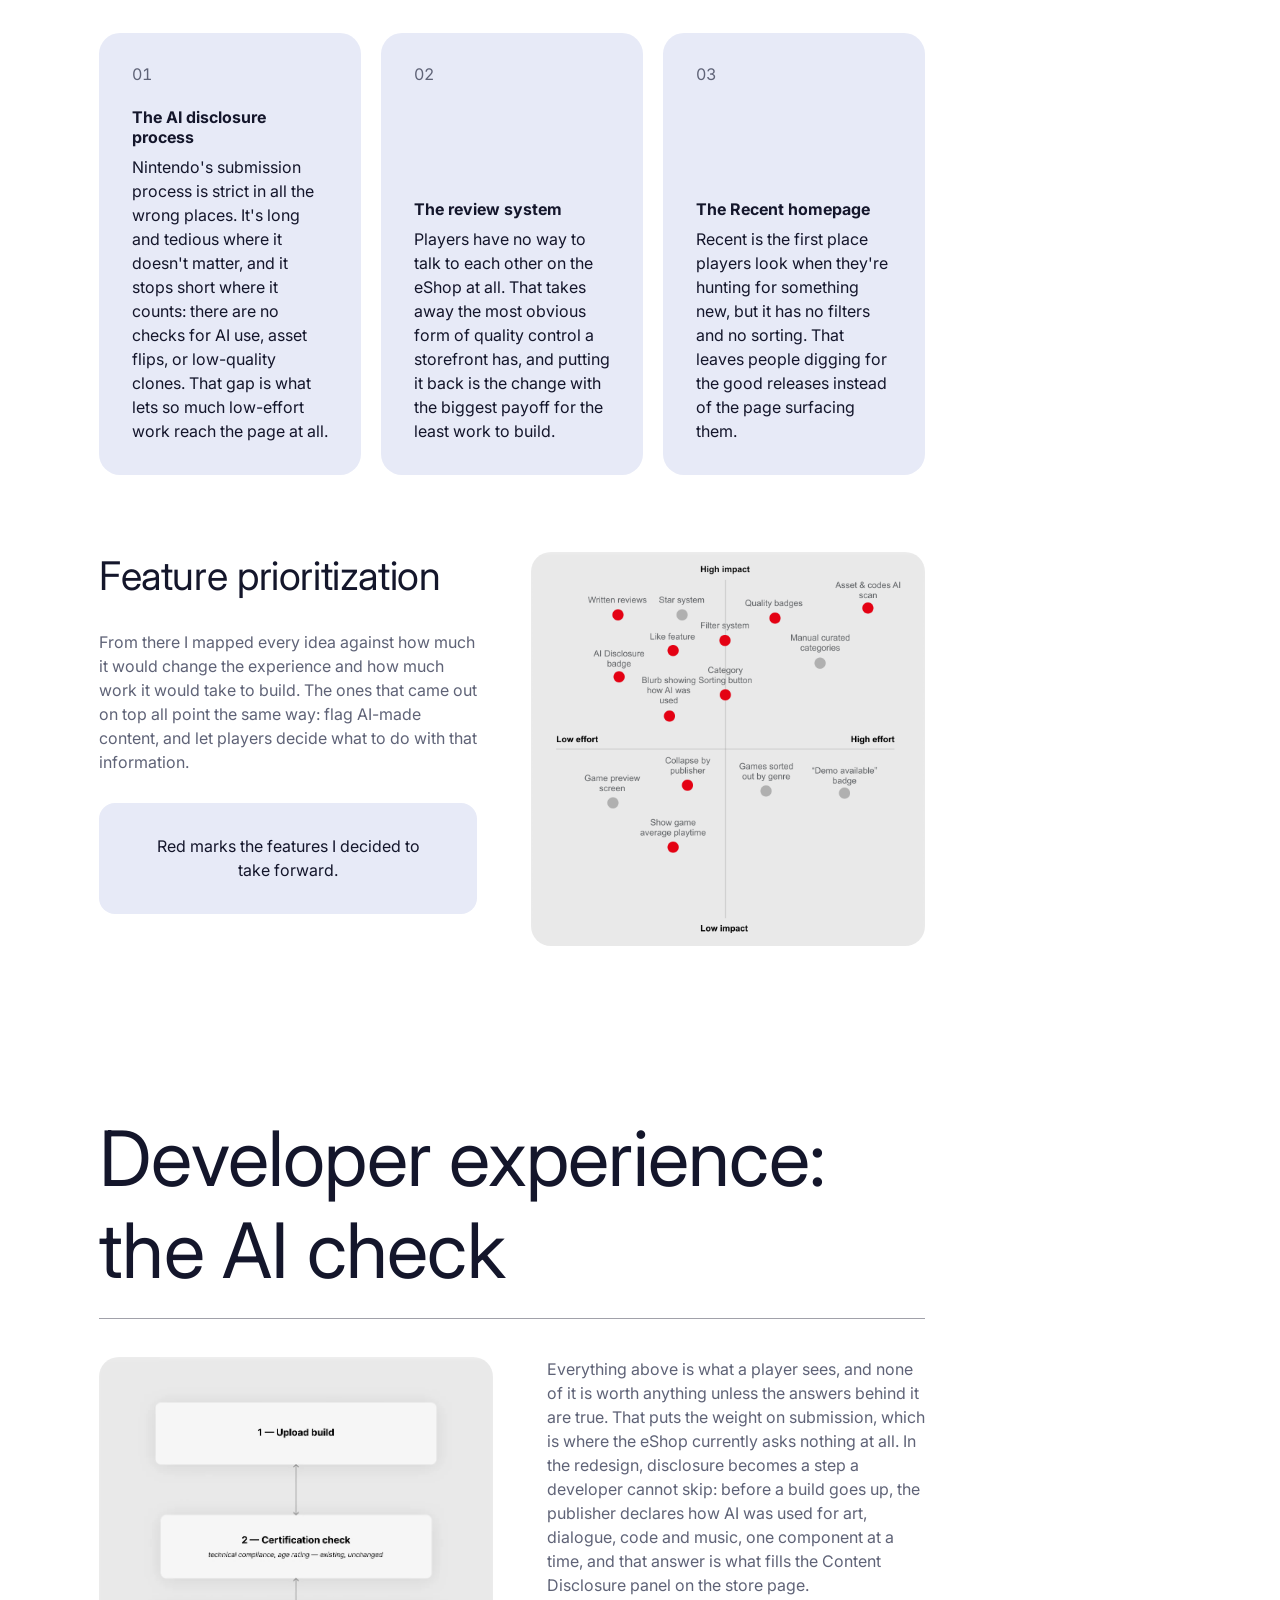
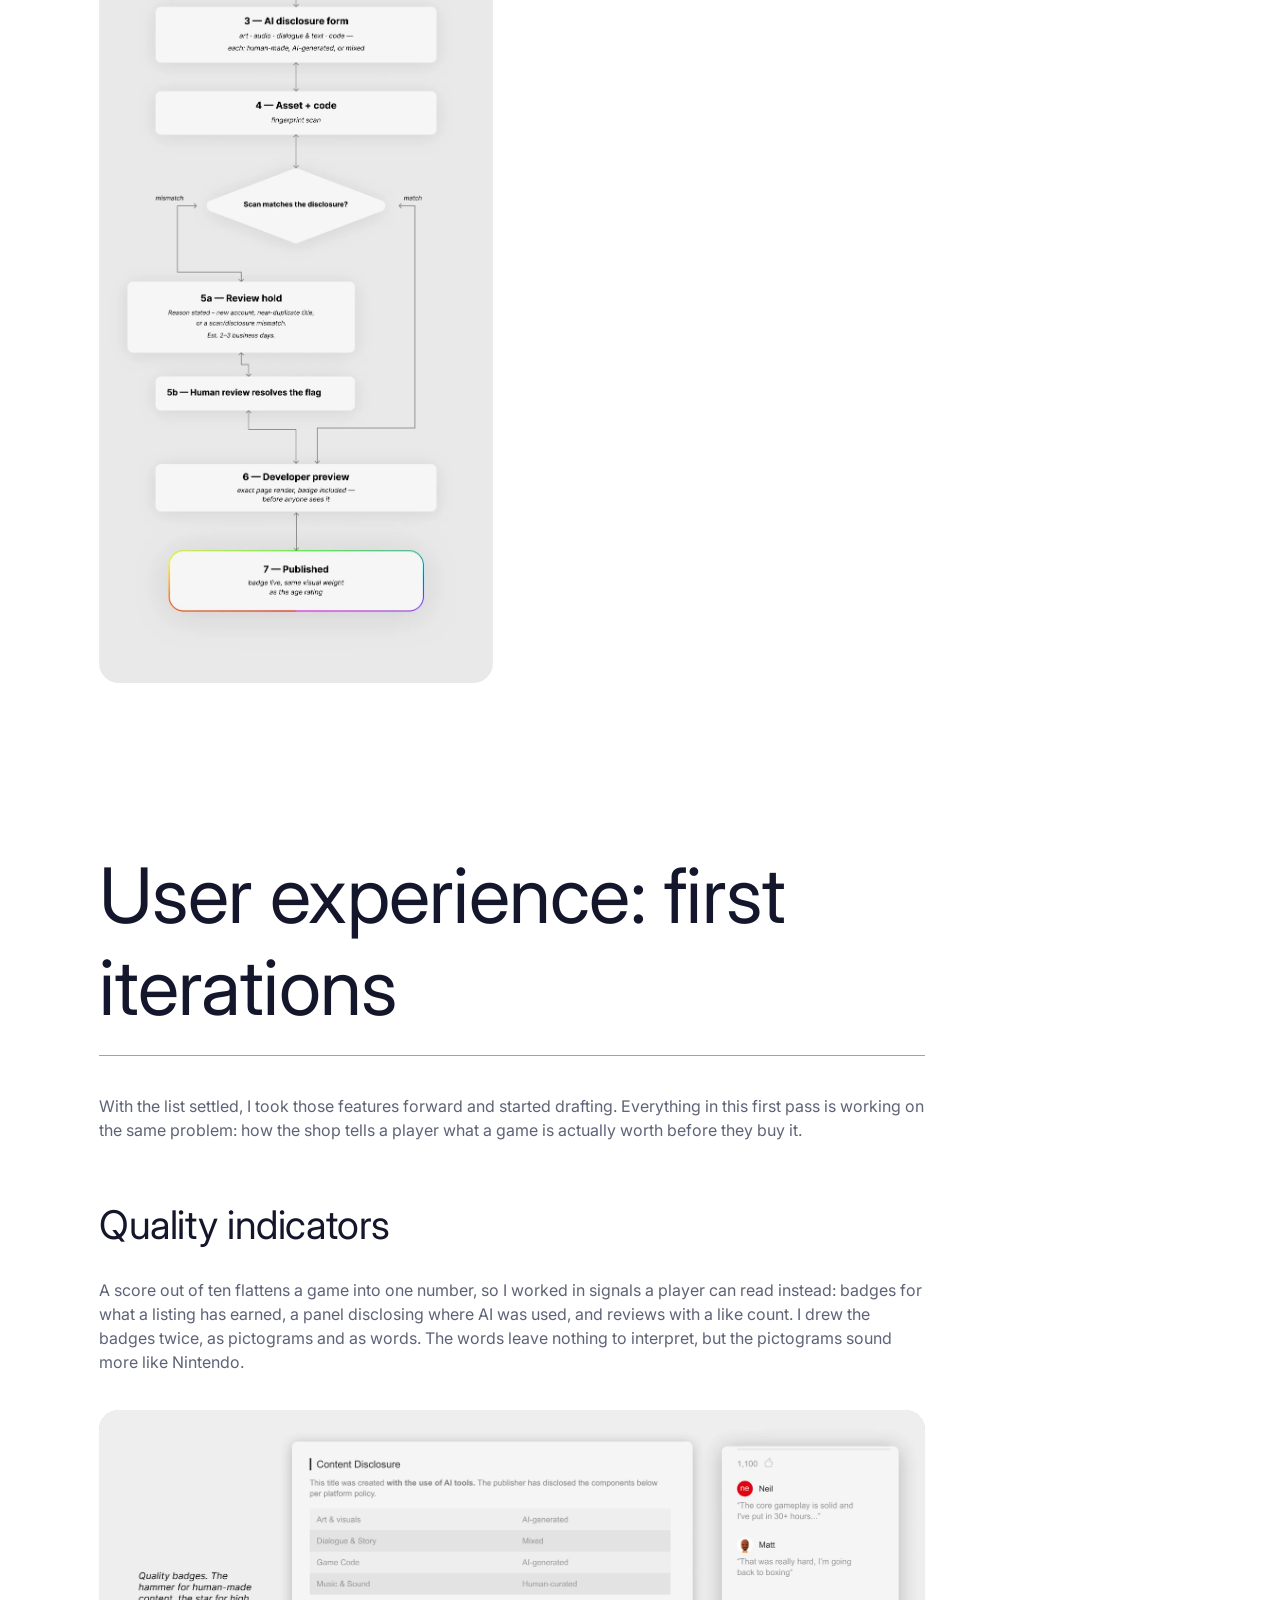
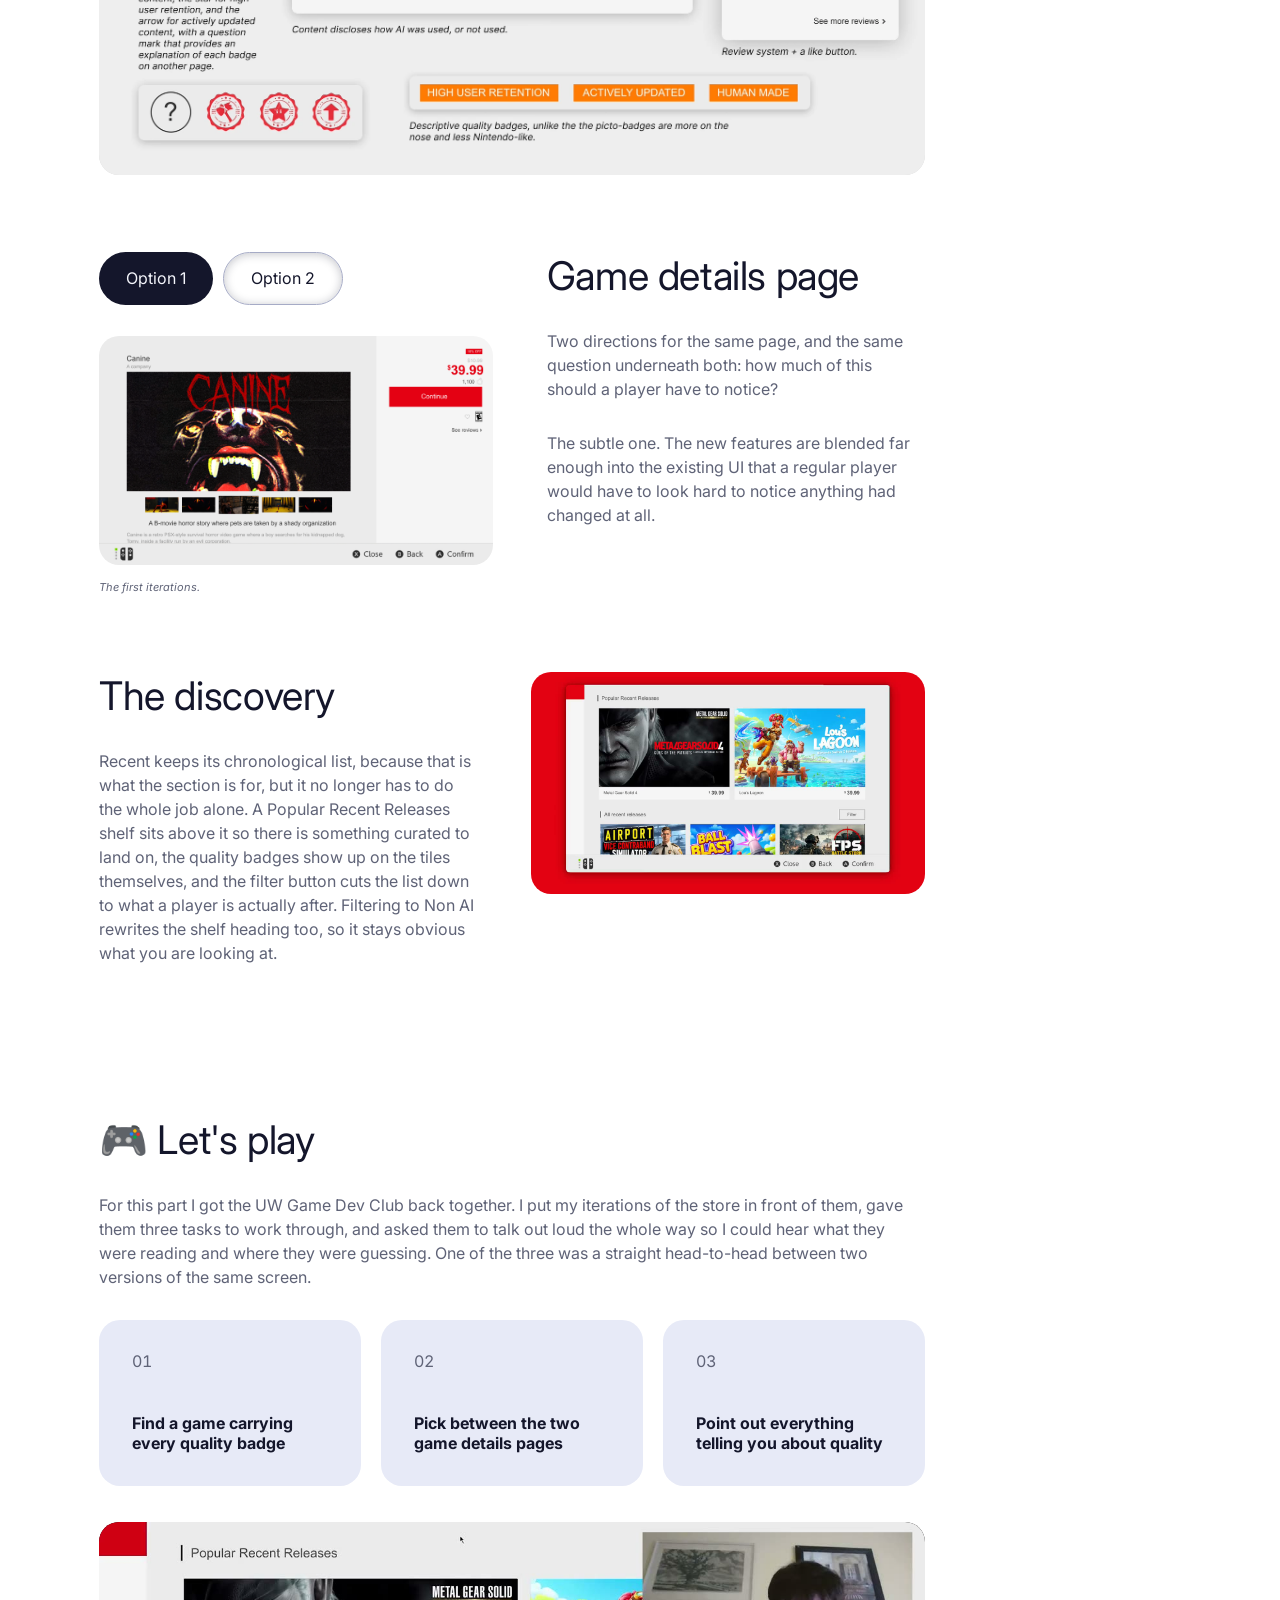
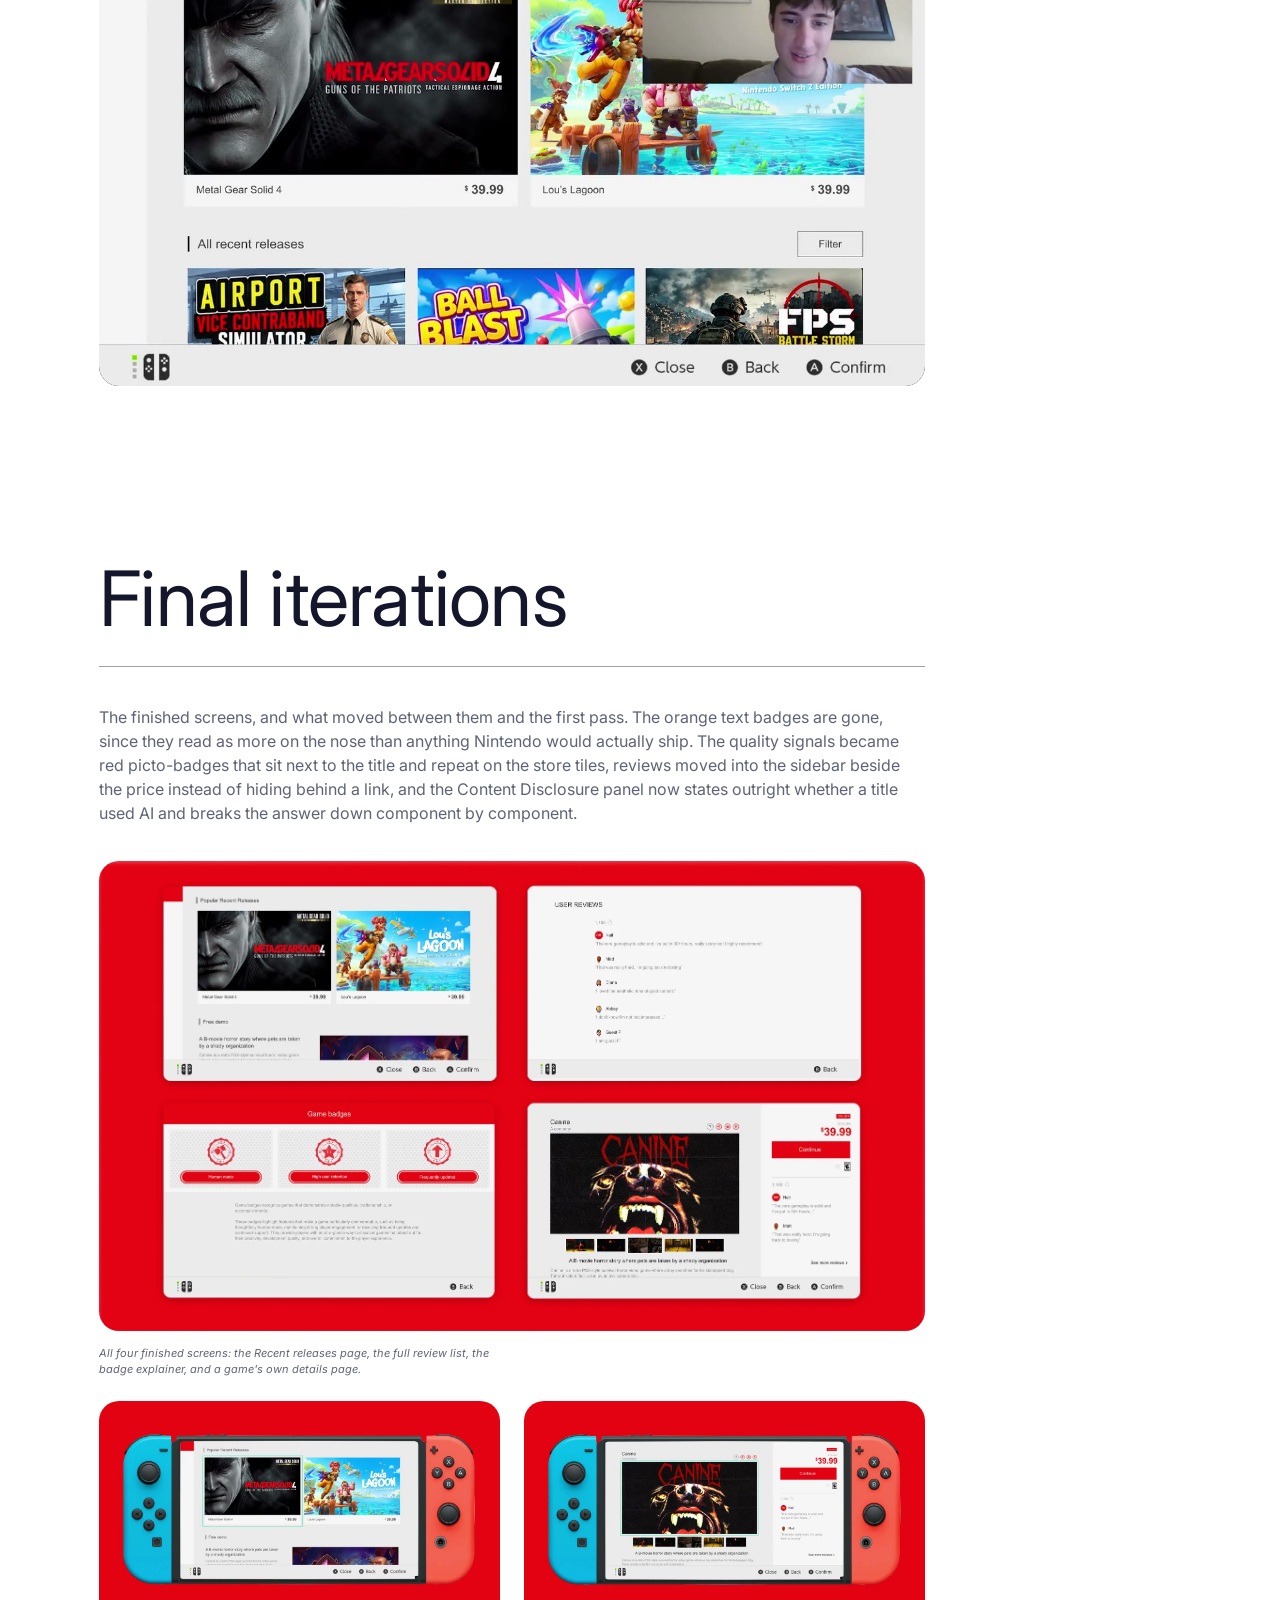
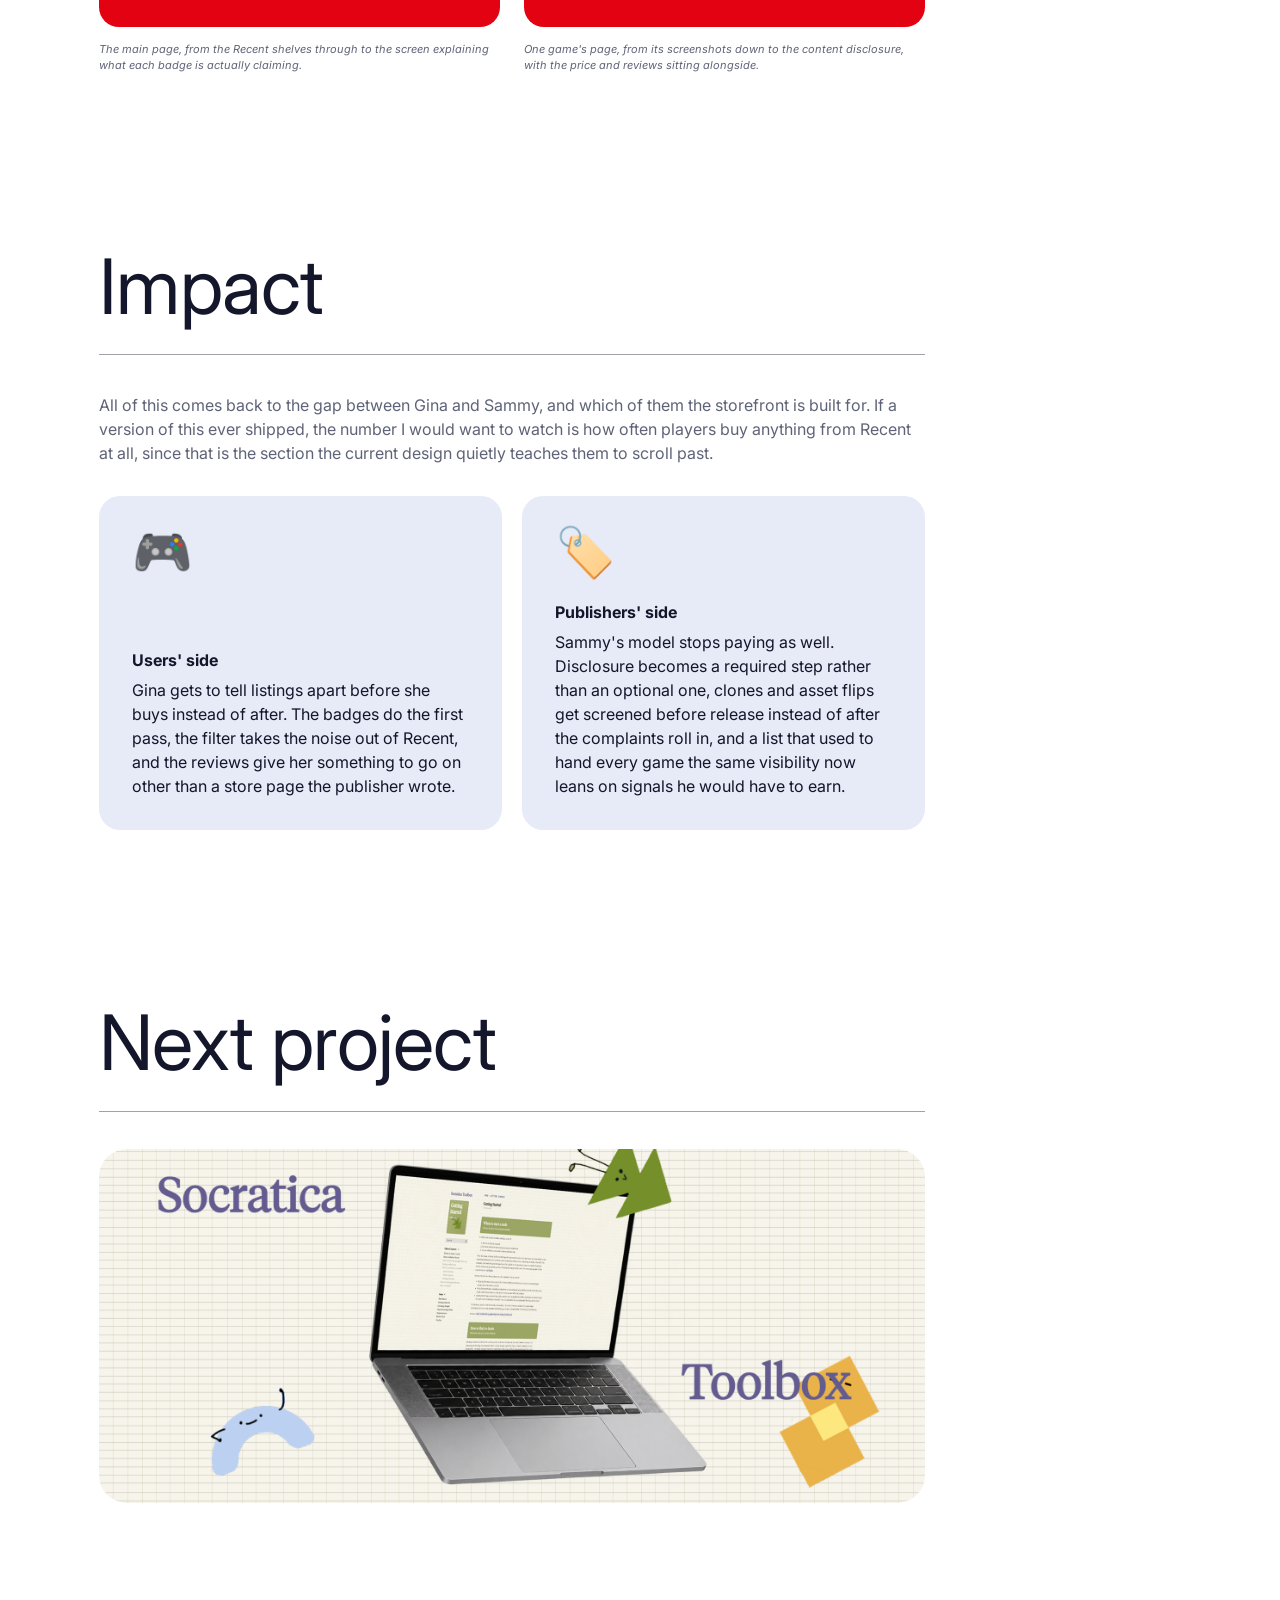
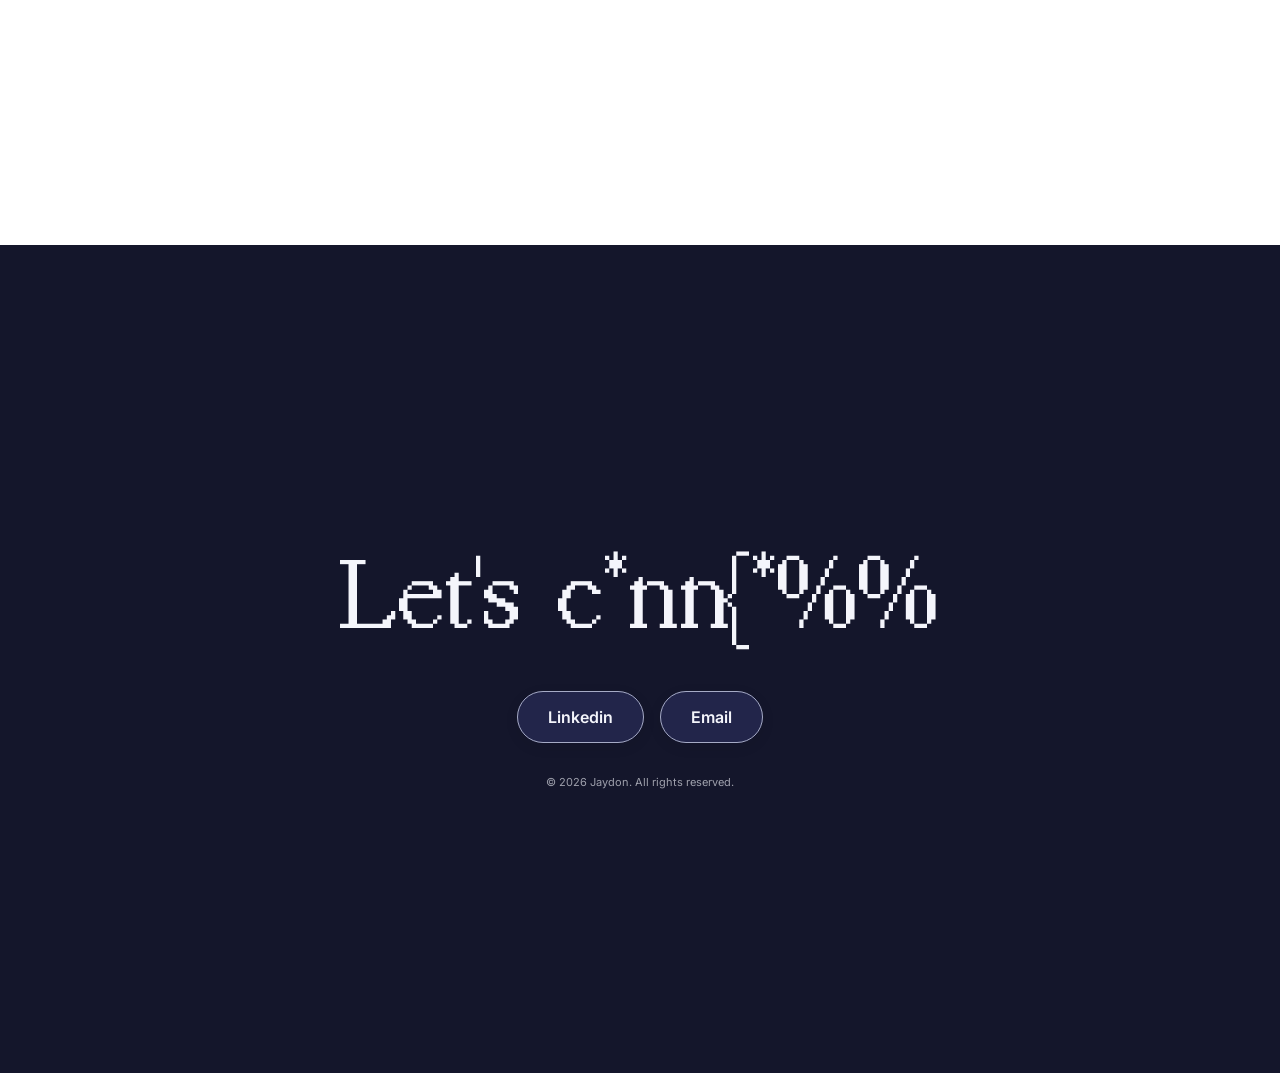
<file: case-studies/nintendo-eshop/index.html>
<!doctype html>
<html lang="en">
<head>
<meta charset="UTF-8" />
<script>
  /* applied before first paint so the page never flashes the wrong
     theme on load — the actual toggle logic lives in js/main.js.
     Light is the default: the attribute goes on unless this visitor has
     chosen dark, which is the only value that keeps it off. */
  if (localStorage.getItem("theme") !== "dark") {
    document.documentElement.dataset.theme = "light";
  }
</script>
<meta name="viewport" content="width=device-width, initial-scale=1.0" />
<title>Revamping the Nintendo eShop — Case Study — Jaydon</title>
<meta name="description" content="A five-day sprint rethinking game discovery on the Nintendo eShop: AI disclosure, asset-flip screening, user reviews, and a Recent page worth browsing." />

<!-- Open Graph / Twitter card: what a pasted link renders as in
     LinkedIn, Slack, iMessage and email. og:image and og:url are
     absolute: link scrapers ignore relative URLs. -->
<meta property="og:type" content="article" />
<meta property="og:site_name" content="Jaydon Wang" />
<meta property="og:locale" content="en_CA" />
<meta property="og:title" content="Revamping the Nintendo eShop" />
<meta property="og:description" content="A five-day sprint rethinking game discovery on the Nintendo eShop: AI disclosure, asset-flip screening, user reviews, and a Recent page worth browsing." />
<meta property="og:image" content="https://jaydonwang.me/assets/images/eshop-thumb.png" />
<meta property="og:url" content="https://jaydonwang.me/case-studies/nintendo-eshop/" />
<meta property="og:image:alt" content="Revamping the Nintendo eShop" />
<meta name="twitter:card" content="summary_large_image" />
<meta name="twitter:title" content="Revamping the Nintendo eShop" />
<meta name="twitter:description" content="A five-day sprint rethinking game discovery on the Nintendo eShop: AI disclosure, asset-flip screening, user reviews, and a Recent page worth browsing." />
<meta name="twitter:image" content="https://jaydonwang.me/assets/images/eshop-thumb.png" />
<link rel="icon" href="../../assets/images/favicon.ico" sizes="any" />
<link rel="icon" type="image/png" sizes="32x32" href="../../assets/images/favicon-32.png" />
<link rel="icon" type="image/png" sizes="16x16" href="../../assets/images/favicon-16.png" />
<link rel="apple-touch-icon" href="../../assets/images/favicon-180.png" />
<link rel="preconnect" href="https://fonts.googleapis.com" />
<link rel="preconnect" href="https://fonts.gstatic.com" crossorigin />
<link href="https://fonts.googleapis.com/css2?family=Inter:wght@400;500;600;700&display=swap" rel="stylesheet" />
<link rel="stylesheet" href="../../css/style.css?v=145" />
</head>
<body class="case-study">

<div class="nav-wrap">
  <header class="nav container container--wide">
    <div class="nav__brand">
      <a class="nav__logo" href="../../" aria-label="Jaydon — home">
        <span class="nav__logo-badge"><img src="../../assets/images/nav-avatar.png" alt="" /></span>
      </a>
    </div>

    <!-- links on top, Play + theme switch on a second row under them -->
    <div class="nav__right">
      <ul class="nav__links" id="navLinks">
        <li><a href="../../about/">About me</a></li>
        <li><a href="../../assets/resume.pdf?v=3" target="_blank" rel="noopener">Resume</a></li>
        <li><a href="mailto:wang.jaydon1@gmail.com">Contact</a></li>
      </ul>
      <div class="nav__tools">
        <a class="nav__play" href="../../digital-media/" aria-label="Play — digital media">
          <svg width="18" height="18" viewBox="0 0 24 24" fill="none" stroke="currentColor" stroke-width="1.8" stroke-linecap="round" stroke-linejoin="round" aria-hidden="true">
            <path d="M15.39 4.39a1 1 0 0 0 1.68-.474 2.5 2.5 0 1 1 3.014 3.015 1 1 0 0 0-.474 1.68l1.683 1.682a2.414 2.414 0 0 1 0 3.414L19.61 15.39a1 1 0 0 1-1.68-.474 2.5 2.5 0 1 0-3.014 3.015 1 1 0 0 1 .474 1.68l-1.683 1.682a2.414 2.414 0 0 1-3.414 0L8.61 19.61a1 1 0 0 0-1.68.474 2.5 2.5 0 1 1-3.014-3.015 1 1 0 0 0 .474-1.68l-1.683-1.682a2.414 2.414 0 0 1 0-3.414L4.39 8.61a1 1 0 0 1 1.68.474 2.5 2.5 0 1 0 3.014-3.015 1 1 0 0 1-.474-1.68l1.683-1.682a2.414 2.414 0 0 1 3.414 0z"/>
          </svg>
        </a>
        <button class="nav__theme-toggle" id="themeToggle" aria-label="Switch colour theme" aria-pressed="true">
          <svg class="nav__theme-icon nav__theme-icon--sun" width="18" height="18" viewBox="0 0 24 24" fill="none" stroke="currentColor" stroke-width="1.8" stroke-linecap="round" aria-hidden="true">
            <circle cx="12" cy="12" r="4.2"/>
            <path d="M12 2.4v2.3M12 19.3v2.3M4.2 4.2l1.6 1.6M18.2 18.2l1.6 1.6M2.4 12h2.3M19.3 12h2.3M4.2 19.8l1.6-1.6M18.2 5.8l1.6-1.6"/>
          </svg>
          <svg class="nav__theme-icon nav__theme-icon--moon" width="18" height="18" viewBox="0 0 24 24" fill="none" stroke="currentColor" stroke-width="1.8" stroke-linecap="round" stroke-linejoin="round" aria-hidden="true">
            <path d="M20.5 14.6A8.6 8.6 0 0 1 9.4 3.5a8.6 8.6 0 1 0 11.1 11.1Z"/>
          </svg>
        </button>
      </div>
    </div>


    <button class="nav__toggle" id="navToggle" aria-label="Toggle menu" aria-expanded="false">
      <svg width="18" height="18" viewBox="0 0 18 18" fill="none" xmlns="http://www.w3.org/2000/svg">
        <path d="M1 4H17M1 9H17M1 14H17" stroke="currentColor" stroke-width="1.6" stroke-linecap="round"/>
      </svg>
    </button>
  </header>
</div>

<main class="cs-container" id="top">

  <!-- ================= HERO ================= -->
  <section class="cs-hero">
    <div class="hero__grid" aria-hidden="true"></div>

    <!-- Decorative Switch showing the redesigned Recent Releases page,
         spinning in 3D behind the hero — the same component as Aira's and
         Faculty of Environment's cards (see aira.html for the full notes),
         with the --eshop modifier for its wide landscape width. WebP with
         alpha, already cut to the console's shape, so no corner radius. -->
    <div class="cs-hero__card cs-hero__card--eshop" data-inview-anim aria-hidden="true">
      <div class="cs-hero__card-spin">
        <img class="cs-hero__card-face" src="../../assets/images/eshop-hero-card.webp" alt=""
             width="1400" height="598" decoding="async" fetchpriority="low" />
        <img class="cs-hero__card-face cs-hero__card-face--back" src="../../assets/images/eshop-hero-card.webp" alt=""
             width="1400" height="598" decoding="async" fetchpriority="low" />
      </div>
    </div>

    <div class="cs-hero__top">
      <!-- tags moved in here, right under the title, instead of sitting
           after the whole title+meta row — see aira.html's copy of this
           comment for why. -->
      <div class="cs-hero__title-col">
        <h1 class="cs-hero__title reveal" data-scramble>Revamping the Nintendo eShop</h1>

        <div class="cs-hero__tags reveal">
          <span class="cs-tag">Personal project</span>
          <span class="cs-tag">2026</span>
          <span class="cs-tag">UX/UI</span>
          <span class="cs-tag">Product Design</span>
        </div>
      </div>

      <!-- "Type" where the other three case studies say "Role": this one
           is self-directed, so what belongs up front is what kind of
           project it is, not who I was on a team. Same component. -->
      <div class="cs-hero__meta reveal">
        <div class="cs-hero__meta-item">
          <span>Role</span>
          <p>App design, personal project</p>
        </div>
        <div class="cs-hero__meta-item">
          <span>Timeline</span>
          <p>5 day design sprint</p>
        </div>
        <div class="cs-hero__meta-item">
          <span>Skills</span>
          <p>UXR, UI redesign, Figma, research.</p>
        </div>
      </div>
    </div>
  </section>

  <!-- ================= JUMP LINKS =================
       Lifted out of .cs-hero and given its own section: these are
       navigation into the page, not part of the hero's statement,
       and keeping them inside meant the hero had to reserve a
       10-21rem block of empty space to hold them at the bottom.
       That space now belongs to .cs-hero__meta instead. -->
  <section class="cs-jump">
    <div class="cs-jump__links reveal">
      <a class="btn btn-outline" href="#final">See the solution ↓</a>
    </div>
  </section>

  <!-- ================= CONTENT + TABLE OF CONTENTS =================
       Everything from here to the end of the case study sits in a two
       column grid: the article on the left, a sticky table of contents
       on the right. The hero and the jump links stay OUTSIDE it and keep
       the full page width - .cs-hero's background grid breaks out to
       100vw (see .cs-hero .hero__grid in style.css) and that trick only
       lands correctly while its containing block is still centred in the
       viewport, which a narrowed left column is not.

       The <aside> ships empty and hidden on purpose; main.js reads the
       section ids and headings below and builds the list from them, so
       adding or renaming a section here needs no edit there. If the
       script never runs the aside stays hidden and the page reads
       exactly as it did before the sidebar existed. -->
  <div class="cs-layout">
    <aside class="cs-toc" id="csToc" aria-label="On this page" hidden></aside>

    <div class="cs-layout__body">
      <!-- ================= SNEAK PEEK ================= -->
      <!-- the finished walkthroughs up front, before any of the reasoning.
           Same two clips the Final iterations section closes on, and the
           same lazy data-src hook, so the pair here and the pair there are
           independently observed and neither downloads until it is near the
           viewport. No captions: they name the Recent shelves and the
           content disclosure, which mean nothing this early in the page. -->
      <section id="sneak-peek" data-toc="Sneak peek">
        <h2 class="cs-heading reveal">Sneak peek</h2>
        <div class="cs-divider reveal"></div>

        <div class="cs-highlights-grid reveal">
          <div class="cs-square cs-square--16x9">
            <video data-src="../../assets/videos/eshop-main-page-final.mp4" poster="../../assets/videos/eshop-main-page-final-poster.jpg" muted loop preload="none" playsinline
              aria-label="Walkthrough of the finished main page on a Nintendo Switch — the Recent releases shelves, the quality badges on store listings, and the Game badges screen explaining what Human made, High user retention and Frequently updated each mean"></video>
          </div>
          <div class="cs-square cs-square--16x9">
            <video data-src="../../assets/videos/eshop-details-page-final.mp4" poster="../../assets/videos/eshop-details-page-final-poster.jpg" muted loop preload="none" playsinline
              aria-label="Walkthrough of the finished game details page on a Nintendo Switch — Canine's product page scrolling through its screenshots, Product Details, and the Content Disclosure panel stating the title was created without AI tools, with the price and review sidebar alongside"></video>
          </div>
        </div>
      </section>

      <!-- ================= BACKGROUND ================= -->
      <section id="background" data-toc="Background info">
        <h2 class="cs-heading reveal">Background information</h2>
        <div class="cs-divider reveal"></div>

        <!-- heading left, prose right — the two-column opening the design
             calls for. Both children sit directly in the grid; the gap
             between them is the .cs-split gutter, and below 56.25em they
             stack in source order. -->
        <div class="cs-lede reveal">
          <h3 class="cs-subheading">What's the problem</h3>
          <p class="hero__desc cs-para">The Nintendo eShop is Nintendo's official digital
            storefront for its game consoles. On both versions of the Nintendo Switch, it's where players browse,
            purchase, download, and update digital games. Over the summer I went back to revisit some of my favourite Switch games, 
            which took me to the eShop homepage and down a genuinely interesting rabbit hole. I learned Nintendo's shop had built a reputation as one 
            of the most frustrating storefronts around, especially for game discovery. With the sheer volume of low-quality and repetitive titles, it 
had become something close to the "Wild West" for gamers trying to find something worth buying.
</p>
        </div>

        <div class="cs-guidelines-grid reveal">
          <div class="cs-guideline-item">
            <div class="cs-square">
              <img src="../../assets/images/eshop-guideline-reviews.png" alt="A grid of eShop listings for near-identical budget Christmas games — each showing only a title, date and price, with no rating or review anywhere on the card" loading="lazy" decoding="async" />
            </div>
            <p class="cs-caption"><strong>No filter, no reviews</strong>The Recent section, one of the primary ways
              users discover new games, offers no filtering options, leaving small indie titles at the mercy of
              their chronological release order. There's also no review system at all: no star ratings, no written
              reviews, nothing. A buyer has to go in blind every time.</p>
          </div>
          <div class="cs-guideline-item">
            <div class="cs-square">
              <img src="../../assets/images/eshop-guideline-clones.png" alt="Two near-identical masked cartoon heads side by side — the hand-drawn original captioned &quot;Who even are you&quot; and a crude low-poly copy of it answering &quot;I'm literally you bro :D&quot;" loading="lazy" decoding="async" />
            </div>
            <p class="cs-caption"><strong>Flipped assets</strong>Nintendo's submission process also lacks effective
              checks against existing games. That lets direct clones, asset flips, and copied concepts reach the
              eShop without ever being flagged before release.</p>
          </div>
          <div class="cs-guideline-item">
            <div class="cs-square">
              <img src="../../assets/images/eshop-guideline-slop.png" alt="The Animal Crossing logo ringed by knockoff wordmarks in the same typeface — Village Critter, Creature Crawling, Mammal Walking — captioned &quot;stop copying me&quot;" loading="lazy" decoding="async" />
            </div>
            <p class="cs-caption"><strong>Non-stop slop</strong>The eShop has reportedly seen a rise in AI-generated accounts publishing nearly 80 games since February 2023, contributing to a storefront
               increasingly crowded with low-effort releases. 
              Since the New & Recent section uses a simple chronological list, every game receives roughly the same visibility, 
              making it difficult for players to distinguish quality releases from shovelware.</p>
          </div>
        </div>
      </section>

      <!-- ================= RESEARCH ================= -->
      <section id="research">
        <h2 class="cs-heading reveal">Research</h2>
        <div class="cs-divider reveal"></div>

        <!-- same image-left / copy-right split as "One constraint" below.
             .cs-wide-media rather than a .cs-square tile: the table is
             1398:955, and any fixed ratio would crop a row or a column off
             it — this box just follows the image's own proportions. -->
        <div class="cs-split cs-split--reverse reveal">
          <div class="cs-split__body">
            <h3 class="cs-subheading">What does content regulation look like on other platforms?</h3>
            <p class="hero__desc cs-para">During my secondary research, a common question came up: Why just Nintendo? Why haven’t other storefronts faced the same negative reputation? Alongside research with the UW Game Dev Club, I conducted primary research into how other platforms handle these concerns and how their systems 
              could inform my solution. For example, Steam requires developers to complete a Content Survey before release, distinguishing 
              between AI-generated content used during development and content generated live during gameplay.
              The result appears on the store page as a plain label, roughly the same visual weight as a mature-content flag.
              </p>
          </div>
          <div class="cs-split__media">
            <div class="cs-wide-media">
              <img src="../../assets/images/eshop-storefront-comparison.webp" alt="Table comparing storefronts. Steam: AI disclosure required, has reviews, covers real-time and pre-generated AI, release is blocked if tagging is skipped. Microsoft Store (Xbox): disclosure required, reviews, covers all generated content (art, audio, text, code), untagged AI is dropped from search. Apple App Store: disclosure required, reviews, covers live AI content rather than shipped assets, enforced by a metadata declaration plus an in-app reporting tool. PlayStation Store: no AI disclosure, has reviews. Google Play: disclosure required, reviews, scoped to sensitive categories rather than games generally." width="1398" height="955" loading="lazy" decoding="async" />
            </div>
            <p class="cs-caption cs-caption--italic">What the other storefronts are doing.</p>
          </div>
        </div>

        <div class="cs-wide-media reveal" style="margin-top: clamp(1.5rem, 3vw, 2.25rem);">
          <img src="../../assets/images/eshop-research-opinions.webp" alt="Board titled &quot;What does the uwgame dev club think about the eShop?&quot; with four quotes: the AI-generated games are so obvious it's unclear how they got past Nintendo; there's a filter option, but not in the Recent tab where it's needed most; the shop is an endless sea of slop that isn't worth the hassle for an indie developer to publish on; and a wish to tell the good stuff apart from the heaps of garbage" width="1800" height="799" loading="lazy" decoding="async" />
        </div>
        <p class="cs-caption cs-caption--italic reveal">What the UW Game Dev Club thinks about the eShop.</p>

        <div class="cs-callout reveal" style="margin-top: clamp(1.5rem, 3vw, 2.25rem);">Once I gathered my information from both primary and secondary research, I was able to identify key patterns and insights that would inform my solution.</div>

        <div class="cs-split cs-split--reverse reveal">
          <div class="cs-split__body">
            <h3 class="cs-subheading">One constraint</h3>
            <p class="hero__desc cs-para">One interesting fact I learned during my research process was that Nintendo previously had a star-rating system for games on its 
              eShop before eventually removing the feature. 
              Nintendo has not publicly disclosed the reason for its removal. Which raises questions about how I can implement features that respect this earlier decision.</p>
            <div class="cs-callout">How do we leverage the power of user feedback while still working inside
              Nintendo's expectations?</div>
            <div class="cs-callout">How do we indicate game quality without a rating system?</div>
          </div>
          <div class="cs-split__media">
            <!-- --wide, not the 1:1 square: the console bleeds to both
                 left and right edges of this capture, so a square tile
                 would crop 222px off each side and cut through the
                 Joy-Cons. At 1129:711 the crop is 37px off the top and
                 bottom, which stays inside the sheet's own backdrop. -->
            <div class="cs-square cs-square--wide">
              <img src="../../assets/images/eshop-current-page.png" alt="The eShop game details page as it stands today, shown on a Switch — box art, screenshots, price and Continue button, with no ratings, reviews or disclosure anywhere on it" loading="lazy" decoding="async" />
            </div>
            <p class="cs-caption cs-caption--italic">How the page looks right now.</p>
          </div>
        </div>
      </section>

      <!-- ================= LAYING IT ALL OUT ================= -->
      <section id="principles" data-toc="Design principles">
        <h2 class="cs-heading reveal">Laying it all out</h2>
        <div class="cs-divider reveal"></div>

        <h3 class="cs-subheading reveal">Who should we be thinking of?</h3>
        <p class="hero__desc cs-para reveal" style="max-width: none;">Based on the research I collected, I built two personas mapping out their wants and
          desires. Looking at the AI final boss's motivations helped me decide which parts of the storefront to
          regulate; looking at the game explorer's told me how to adjust the store design to fit what she's
          actually trying to do.</p>

        <!-- the plain 1:1 .cs-square, not --wide: both persona sheets are
             square (1125x1128 and 1119x1128), and the 1129:711 tile would
             have cropped "Motivations and goals" clean off the bottom of
             each one. At 1:1 object-fit: cover takes nothing. -->
        <div class="cs-highlights-grid reveal">
          <div class="cs-square">
            <img src="../../assets/images/eshop-persona-sammy.png" alt="Slop Boss Sammy persona — a green slime running a one-person &quot;studio&quot;, asking how to leverage AI for eShop income, with his motivations and goals listed underneath" loading="lazy" decoding="async" />
          </div>
          <div class="cs-square">
            <img src="../../assets/images/eshop-persona-gina.png" alt="Gameplayer Gina persona — an indie-game buyer asking how she is supposed to tell which listings are duplicates or low effort, with her motivations and frustrations listed underneath" loading="lazy" decoding="async" />
          </div>
        </div>
        <p class="cs-caption cs-caption--italic reveal">Slop Boss Sammy and Gameplayer Gina.</p>

        <div class="cs-callout reveal" style="margin-top: clamp(1.5rem, 3vw, 2.25rem);">The current system benefits
          those like Sammy and is built against those like Gina. Evaluating that gap is how I knew what to focus
          on.</div>
      </section>

      <!-- ================= WHICH EXPERIENCES NEED ADJUSTMENT ================= -->
      <section id="adjustments" data-toc="Experiences to adjust">
        <h2 class="cs-heading reveal">Which experiences need adjustment</h2>
        <div class="cs-divider reveal"></div>

        <!-- numbered rather than emoji-topped: these are three ordered
             parts of one storefront, not three unrelated lessons, so the
             index is what's worth reading at the top of the card. Same
             .cs-takeaway-card otherwise — see .cs-takeaway-card__index. -->
        <div class="cs-takeaways-grid reveal">
          <div class="cs-takeaway-card">
            <span class="cs-takeaway-card__index" aria-hidden="true">01</span>
            <div class="cs-takeaway-card__text">
              <h3>The AI disclosure process</h3>
              <p>Nintendo's submission process is strict in all the wrong places. It's long and tedious where it
                doesn't matter, and it stops short where it counts: there are no checks for AI use, asset flips, or
                low-quality clones. That gap is what lets so much low-effort work reach the page at all.</p>
            </div>
          </div>
          <div class="cs-takeaway-card">
            <span class="cs-takeaway-card__index" aria-hidden="true">02</span>
            <div class="cs-takeaway-card__text">
              <h3>The review system</h3>
              <p>Players have no way to talk to each other on the eShop at all. That takes away the most obvious
                form of quality control a storefront has, and putting it back is the change with the biggest payoff
                for the least work to build.</p>
            </div>
          </div>
          <div class="cs-takeaway-card">
            <span class="cs-takeaway-card__index" aria-hidden="true">03</span>
            <div class="cs-takeaway-card__text">
              <h3>The Recent homepage</h3>
              <p>Recent is the first place players look when they're hunting for something new, but it has no
                filters and no sorting. That leaves people digging for the good releases instead of the page
                surfacing them.</p>
            </div>
          </div>
        </div>

        <div class="cs-split reveal">
          <div class="cs-split__body">
            <h3 class="cs-subheading">Feature prioritization</h3>
            <p class="hero__desc cs-para">From there I mapped every idea against how much it would change the
              experience and how much work it would take to build. The ones that came out on top all point the same
              way: flag AI-made content, and let players decide what to do with that information.</p>
            <div class="cs-callout">Red marks the features I decided to take forward.</div>
          </div>
          <div class="cs-split__media">
            <!-- square tile, not --wide: the matrix is 1:1 and its axis
                 labels sit right on the top and bottom edges, which the
                 1129:711 tile would have cropped away. -->
            <div class="cs-square">
              <img src="../../assets/images/eshop-priority-matrix.png" alt="Impact-versus-effort matrix. High impact, low effort: written reviews, like feature, AI disclosure badge, blurb showing how AI was used, filter system, category sorting button. High impact, high effort: quality badges, asset and code AI scan. Low impact: collapse by publisher, show average playtime, game preview screen, games sorted by genre, demo-available badge. Red dots mark the features taken forward, grey the ones set aside." loading="lazy" decoding="async" />
            </div>
          </div>
        </div>
      </section>

      <!-- ================= DEVELOPER SIDE ================= -->
      <!-- sits ahead of the user-facing iterations on purpose: every badge
           and disclosure panel in the next section is only worth as much as
           the answers collected here, so the intake is the thing that has to
           be designed first. -->
      <section id="submission" data-toc="The AI check">
        <h2 class="cs-heading reveal">Developer experience: the AI check</h2>
        <div class="cs-divider reveal"></div>
        <!-- --reverse puts the flow in the first track and the prose in the
             1fr one beside it. .cs-wide-media rather than a .cs-square: the
             diagram is 831x1954, and any fixed-ratio tile would crop the
             chain apart. It runs tall in a half-width column by design, so
             the prose sits level with its top (.cs-split is align-items:
             start) and the steps read down from there. -->
        <div class="cs-split cs-split--reverse reveal">
          <div class="cs-split__body">
            <p class="hero__desc cs-para">Everything above is what a player sees, and none of it is worth anything
              unless the answers behind it are true. That puts the weight on submission, which is where the eShop
              currently asks nothing at all. In the redesign, disclosure becomes a step a developer cannot skip:
              before a build goes up, the publisher declares how AI was used for art, dialogue, code and music, one
              component at a time, and that answer is what fills the Content Disclosure panel on the store page.</p>
          </div>
          <div class="cs-split__media">
            <div class="cs-wide-media">
              <img src="../../assets/images/eshop-disclosure-flow.webp" alt="Submission flow for the redesigned eShop. 1, upload build. 2, certification check for technical compliance and age rating, existing and unchanged. 3, AI disclosure form covering art, audio, dialogue and text, and code, each marked human-made, AI-generated or mixed. 4, asset and code fingerprint scan. A decision follows: does the scan match the disclosure? On a match the build goes straight on. On a mismatch it goes to 5a, a review hold stating the reason, whether a new account, a near-duplicate title or a scan and disclosure mismatch, estimated at two to three business days, then 5b, human review resolving the flag. Both paths meet at 6, a developer preview showing the exact page render with the badge included before anyone else sees it, and then 7, published, with the badge live at the same visual weight as the age rating." width="831" height="1954" loading="lazy" decoding="async" />
            </div>
          </div>
        </div>
      </section>

      <!-- ================= FIRST ITERATIONS ================= -->
      <section id="iterations" data-toc="First iterations">
        <h2 class="cs-heading reveal">User experience: first iterations</h2>
        <div class="cs-divider reveal"></div>
        <p class="hero__desc cs-para reveal" style="max-width: none;">With the list settled, I took those features
          forward and started drafting. Everything in this first pass is working on the same problem: how the shop
          tells a player what a game is actually worth before they buy it.</p>

        <h3 class="cs-subheading reveal">Quality indicators</h3>
        <p class="hero__desc cs-para reveal" style="max-width: none;">A score out of ten flattens a game into one number,
          so I worked in signals a player can read instead: badges for what a listing has earned, a panel disclosing
          where AI was used, and reviews with a like count. I drew the badges twice, as pictograms and as words. The
          words leave nothing to interpret, but the pictograms sound more like Nintendo.</p>

        <div class="cs-wide-media reveal" style="margin-top: clamp(1.5rem, 3vw, 2.25rem);">
          <img src="../../assets/images/eshop-quality-indicators.webp" alt="Quality indicator explorations: red picto-badges (a hammer for human-made content, a star for high user retention, an arrow for actively updated content, plus a question mark linking to an explanation); a Content Disclosure panel listing how AI was used for art, dialogue, code and music; a review card with a like count; and orange text badges reading High user retention, Actively updated and Human made, noted as more on the nose and less Nintendo-like" width="1756" height="777" loading="lazy" decoding="async" />
        </div>

        <!-- [data-cs-toggle-scope]: the Option 1/2 pills live in the media
             column but also drive the two copy blocks in the body column,
             which is further than the toggle's default parent-element
             scope reaches. See the toggle handler in main.js. -->
        <div class="cs-split cs-split--reverse reveal" data-cs-toggle-scope>
          <div class="cs-split__body">
            <h3 class="cs-subheading">Game details page</h3>
            <p class="hero__desc cs-para">Two directions for the same page, and the same question underneath both:
              how much of this should a player have to notice?</p>
            <div class="cs-toggle-copy is-active" data-cs-toggle-panel="option-a">
              <p class="hero__desc cs-para">The subtle one. The new features are blended far enough into the existing
                UI that a regular player would have to look hard to notice anything had changed at all.</p>
            </div>
            <div class="cs-toggle-copy" data-cs-toggle-panel="option-b">
              <p class="hero__desc cs-para">The on the nose one. Reviews, badges and ratings are all pushed to the
                front where they cannot be missed, at the risk of crowding a page that already has a lot to say.</p>
            </div>
          </div>
          <div class="cs-split__media">
            <!-- same toggle the Faculty of Environment process section
                 uses, with --landscape on the frame: both options are
                 single wide captures rather than tall scrolling pages,
                 so the frame takes their ratio and each fills it exactly.
                 The panels keep data-native-scroll anyway — it costs
                 nothing here and stays correct if a taller render
                 replaces one of these later. -->
            <div class="cs-validation-toggle" data-cs-toggle>
              <button type="button" class="filter-pill is-active" data-cs-toggle-target="option-a">Option 1</button>
              <button type="button" class="filter-pill" data-cs-toggle-target="option-b">Option 2</button>
            </div>
            <div class="cs-scroll-frame cs-scroll-frame--landscape">
              <div class="cs-scroll-panel is-active" data-cs-toggle-panel="option-a" data-native-scroll>
                <img src="../../assets/images/eshop-details-option-1.png" alt="Game details page, option 1 — the redesigned Nintendo eShop product page with the AI disclosure stated outright" loading="lazy" decoding="async" />
              </div>
              <div class="cs-scroll-panel" data-cs-toggle-panel="option-b" data-native-scroll>
                <img src="../../assets/images/eshop-details-option-2.png" alt="Game details page, option 2 — the same product page with the disclosure folded into the existing badge language" loading="lazy" decoding="async" />
              </div>
            </div>
            <p class="cs-caption cs-caption--italic">The first iterations.</p>
          </div>
        </div>

        <div class="cs-split reveal">
          <div class="cs-split__body">
            <h3 class="cs-subheading">The discovery</h3>
            <p class="hero__desc cs-para">Recent keeps its chronological list, because that is what the section is
              for, but it no longer has to do the whole job alone. A Popular Recent Releases shelf sits above it so
              there is something curated to land on, the quality badges show up on the tiles themselves, and the
              filter button cuts the list down to what a player is actually after. Filtering to Non AI rewrites the
              shelf heading too, so it stays obvious what you are looking at.</p>
          </div>
          <div class="cs-split__media">
            <!-- same lazy video as Aira's demos (data-src + preload="none",
                 so nothing downloads until it nears the viewport, and it
                 pauses once scrolled away), but --16x9 instead of 1:1: the
                 recording is a 16:9 screen capture and a square tile would
                 crop the Switch frame off both sides. Re-encoded to 1280x720
                 with no audio track, which is all this column ever shows. -->
            <div class="cs-square cs-square--16x9">
              <video data-src="../../assets/videos/eshop-discovery-demo.mp4" poster="../../assets/videos/eshop-discovery-demo-poster.jpg" muted loop preload="none" playsinline
                aria-label="Screen recording of the first iteration of the redesigned Recent releases page — a Popular Recent Releases shelf above the full list, with a filter button"></video>
            </div>
          </div>
        </div>

        <!-- aria-hidden on the emoji so the heading still announces as
             just "Let's play" rather than leading with the emoji's own
             name. Same treatment the takeaway-card emoji get. -->
        <h3 class="cs-subheading reveal"><span aria-hidden="true">🎮</span> Let's play</h3>
        <p class="hero__desc cs-para reveal" style="max-width: none;">For this part I got the UW Game Dev Club back
          together. I put my iterations of the store in front of them, gave them three tasks to work through, and
          asked them to talk out loud the whole way so I could hear what they were reading and where they were
          guessing. One of the three was a straight head-to-head between two versions of the same screen.</p>

        <div class="cs-takeaways-grid reveal">
          <div class="cs-takeaway-card">
            <span class="cs-takeaway-card__index" aria-hidden="true">01</span>
            <div class="cs-takeaway-card__text">
              <h3>Find a game carrying every quality badge</h3>
            </div>
          </div>
          <div class="cs-takeaway-card">
            <span class="cs-takeaway-card__index" aria-hidden="true">02</span>
            <div class="cs-takeaway-card__text">
              <h3>Pick between the two game details pages</h3>
            </div>
          </div>
          <div class="cs-takeaway-card">
            <span class="cs-takeaway-card__index" aria-hidden="true">03</span>
            <div class="cs-takeaway-card__text">
              <h3>Point out everything telling you about quality</h3>
            </div>
          </div>
        </div>

        <!-- same lazy video as the discovery demo above (data-src +
             preload="none", so nothing downloads until it nears the
             viewport, and it pauses once scrolled away), but in the
             full-width .cs-video frame rather than a split column —
             this clip is the section's own closing beat, not something
             sitting beside copy. 16:9 either way, so the frame fits the
             recording exactly. Re-encoded to 1280x720 and stripped of
             its audio track, which was silent in the capture. -->
        <div class="cs-video reveal" style="margin-top: clamp(1.5rem, 3vw, 2.25rem);">
          <video data-src="../../assets/videos/eshop-testing-demo.mp4" poster="../../assets/videos/eshop-testing-demo-poster.jpg" muted loop preload="none" playsinline
            aria-label="Screen recording of a usability test — a participant scrolling the redesigned Recent releases page, from the Popular Recent Releases shelf down through the Non AI shelf, with their webcam in the corner"></video>
        </div>
      </section>

      <!-- ================= FINAL ITERATIONS ================= -->
      <section id="final" data-toc="Final iterations">
        <h2 class="cs-heading reveal">Final iterations</h2>
        <div class="cs-divider reveal"></div>
        <p class="hero__desc cs-para reveal" style="max-width: none;">The finished screens, and what moved between
          them and the first pass. The orange text badges are gone, since they read as more on the nose than anything
          Nintendo would actually ship. The quality signals became red picto-badges that sit next to the title and
          repeat on the store tiles, reviews moved into the sidebar beside the price instead of hiding behind a link,
          and the Content Disclosure panel now states outright whether a title used AI and breaks the answer down
          component by component.</p>

        <div class="cs-wide-media reveal" style="margin-top: clamp(1.5rem, 3vw, 2.25rem);">
          <img src="../../assets/images/eshop-final-iterations.webp" alt="The four finished screens laid out on a red board: the Recent releases page with a Popular Recent Releases shelf and a Free demo block for Canine; a full-page user review list with a like count and five reviews; a Game badges explainer showing the three red badges — Human made, High user retention, Frequently updated — above a description of what each recognizes; and the Canine game details page with its price, Continue button, and a review sidebar" width="1757" height="1000" loading="lazy" decoding="async" />
        </div>
        <p class="cs-caption cs-caption--italic reveal">All four finished screens: the Recent releases page, the full
          review list, the badge explainer, and a game's own details page.</p>

        <!-- each clip sits in a plain wrapper div so the tile and its caption
             travel together as one grid column, the same shape Motion design's
             gallery uses. The two walkthroughs run side by side because they're
             the same
             prototype taken down two different paths — browsing on the left,
             a single product on the right — and reading them as a pair is
             the point. Same lazy 16:9 tiles as the discovery demo, in the
             two-up grid Highlights uses, which collapses to a single column
             at 56.25em where half a column is too narrow for UI this dense.
             Both sources are true 16:9, so cover fills each tile exactly
             with nothing cropped. -->
        <div class="cs-highlights-grid reveal">
          <div>
            <div class="cs-square cs-square--16x9">
              <video data-src="../../assets/videos/eshop-main-page-final.mp4" poster="../../assets/videos/eshop-main-page-final-poster.jpg" muted loop preload="none" playsinline
                aria-label="Walkthrough of the finished main page on a Nintendo Switch — the Recent releases shelves, the quality badges on store listings, and the Game badges screen explaining what Human made, High user retention and Frequently updated each mean"></video>
            </div>
            <p class="cs-caption cs-caption--italic">The main page, from the Recent shelves through to the screen
              explaining what each badge is actually claiming.</p>
          </div>
          <div>
            <div class="cs-square cs-square--16x9">
              <video data-src="../../assets/videos/eshop-details-page-final.mp4" poster="../../assets/videos/eshop-details-page-final-poster.jpg" muted loop preload="none" playsinline
                aria-label="Walkthrough of the finished game details page on a Nintendo Switch — Canine's product page scrolling through its screenshots, Product Details, and the Content Disclosure panel stating the title was created without AI tools, with the price and review sidebar alongside"></video>
            </div>
            <p class="cs-caption cs-caption--italic">One game's page, from its screenshots down to the content
              disclosure, with the price and reviews sitting alongside.</p>
          </div>
        </div>
      </section>

      <!-- ================= IMPACT ================= -->
      <section id="impact">
        <h2 class="cs-heading reveal">Impact</h2>
        <div class="cs-divider reveal"></div>
        <p class="hero__desc cs-para reveal" style="max-width: none;">All of this comes back to the gap between Gina
          and Sammy, and which of them the storefront is built for. If a version of this ever shipped, the number I
          would want to watch is how often players buy anything from Recent at all, since that is the section the
          current design quietly teaches them to scroll past.</p>

        <div class="cs-takeaways-grid reveal">
          <div class="cs-takeaway-card">
            <span class="cs-takeaway-card__emoji" aria-hidden="true">🎮</span>
            <div class="cs-takeaway-card__text">
              <h3>Users' side</h3>
              <p>Gina gets to tell listings apart before she buys instead of after. The badges do the first pass, the
                filter takes the noise out of Recent, and the reviews give her something to go on other than a store
                page the publisher wrote.</p>
            </div>
          </div>
          <div class="cs-takeaway-card">
            <span class="cs-takeaway-card__emoji" aria-hidden="true">🏷️</span>
            <div class="cs-takeaway-card__text">
              <h3>Publishers' side</h3>
              <p>Sammy's model stops paying as well. Disclosure becomes a required step rather than an optional one,
                clones and asset flips get screened before release instead of after the complaints roll in, and a list
                that used to hand every game the same visibility now leans on signals he would have to earn.</p>
            </div>
          </div>
        </div>
      </section>

      <!-- ================= NEXT PROJECT ================= -->
      <section id="next-project">
        <h2 class="cs-heading reveal">Next project</h2>
        <div class="cs-divider reveal"></div>

        <a class="case-banner cs-next-project reveal" href="../socratica-toolbox/" aria-label="Next project — Socratica Toolbox">
          <img src="../../assets/images/socratica-thumb.png" alt="Laptop showing the Socratica Toolbox Getting Started page, with the guide's hand-drawn characters floating around it" loading="lazy" decoding="async" />
        </a>
      </section>
    </div>
  </div>

</main>

<footer>
  <div class="footer-inner">
    <h2 class="reveal" data-scramble>Let's c*nnect!</h2>
    <div class="footer-links">
      <a class="btn" href="https://www.linkedin.com/in/jaydon-wang-26b677220/" target="_blank" rel="noopener">Linkedin</a>
      <a class="btn" href="mailto:wang.jaydon1@gmail.com">Email</a>
    </div>
    <p>© 2026 Jaydon. All rights reserved.</p>
  </div>
</footer>

<script src="../../js/main.js?v=78"></script>
<script src="../../js/scramble-text.js?v=59"></script>
</body>
</html>
</file>
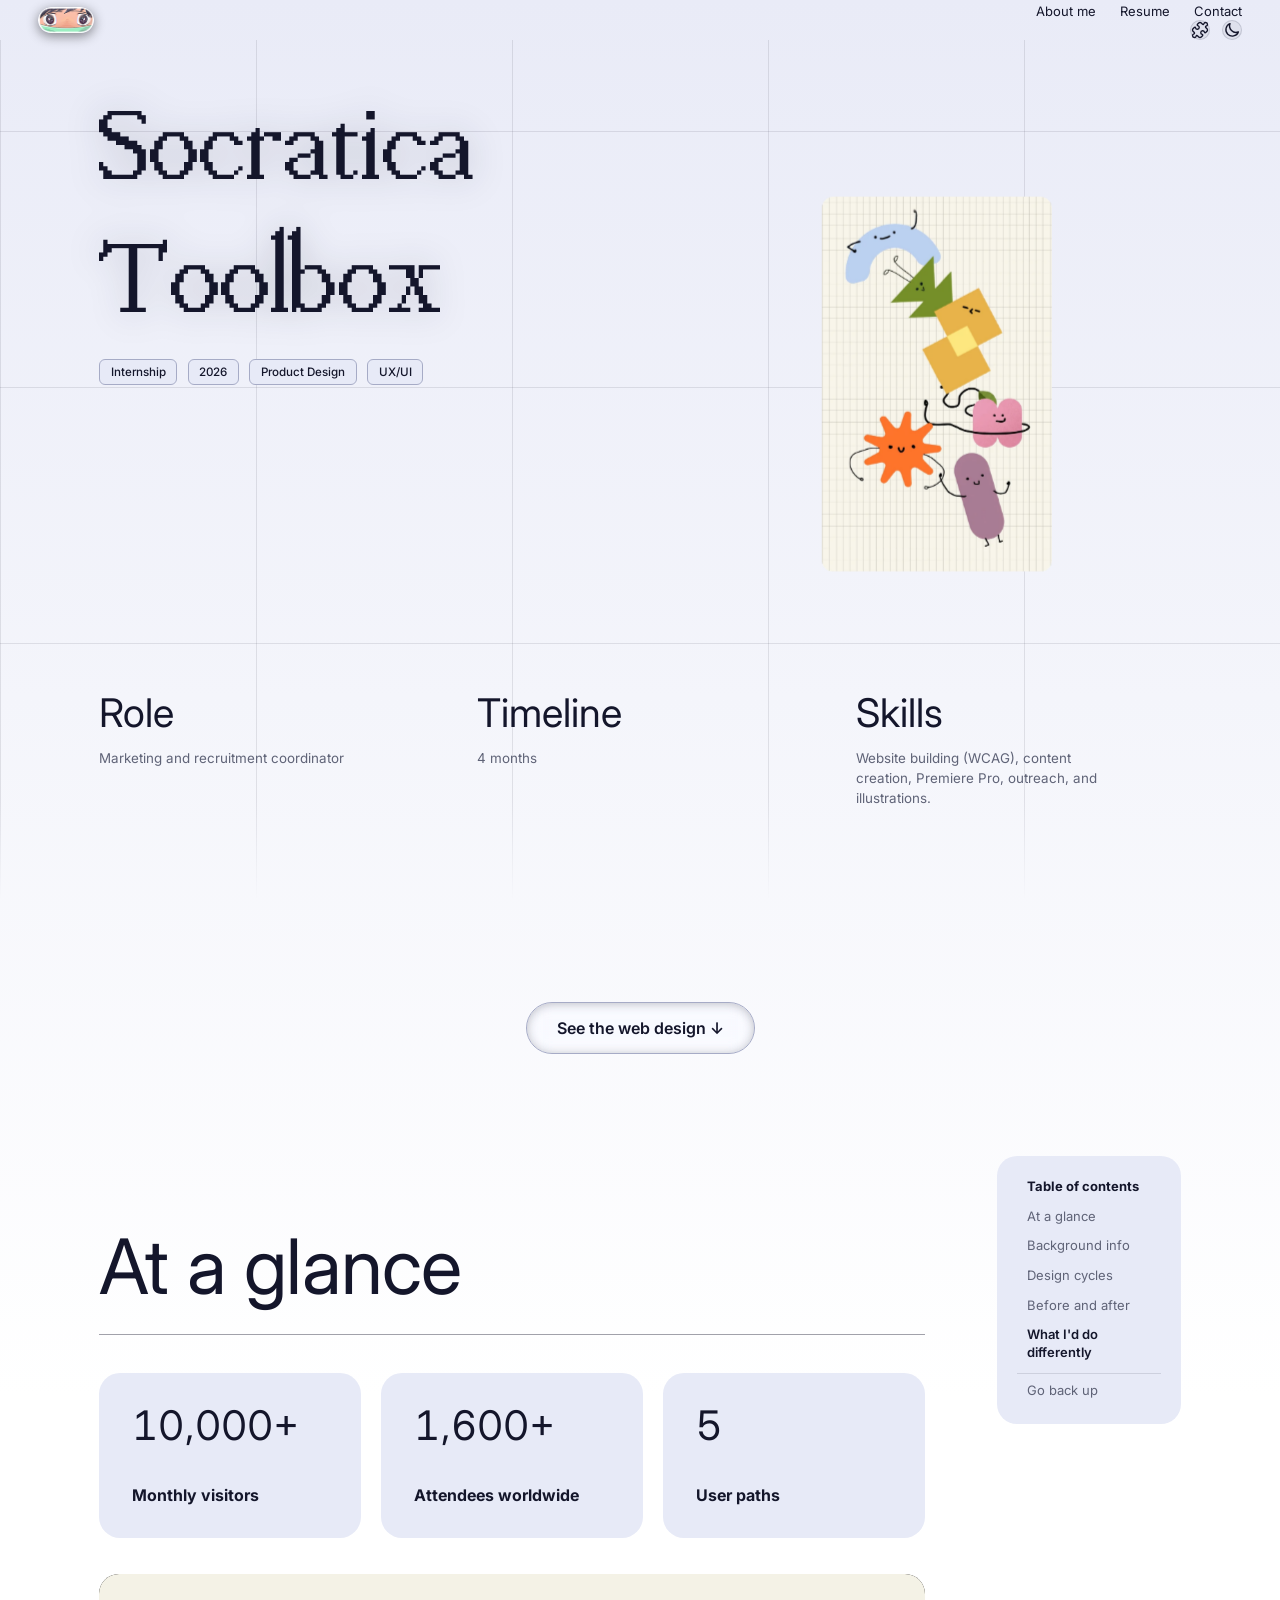
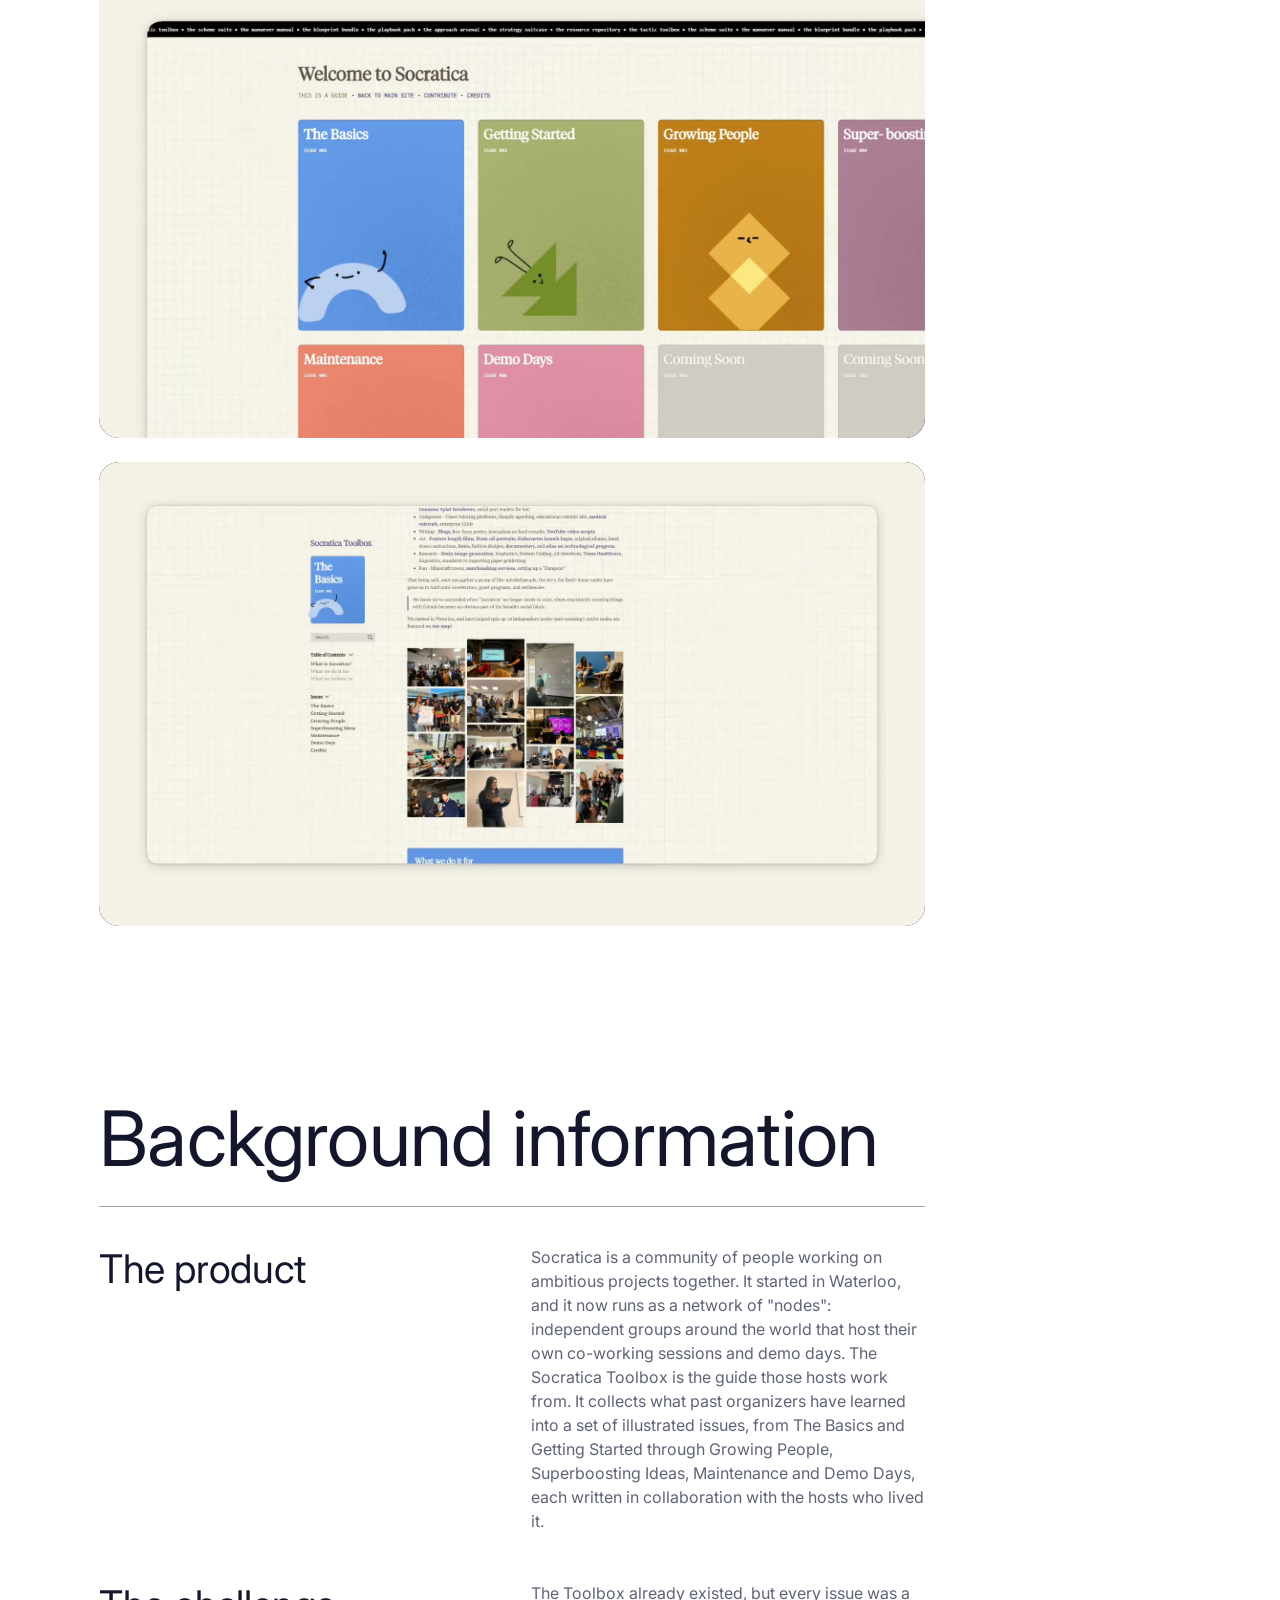
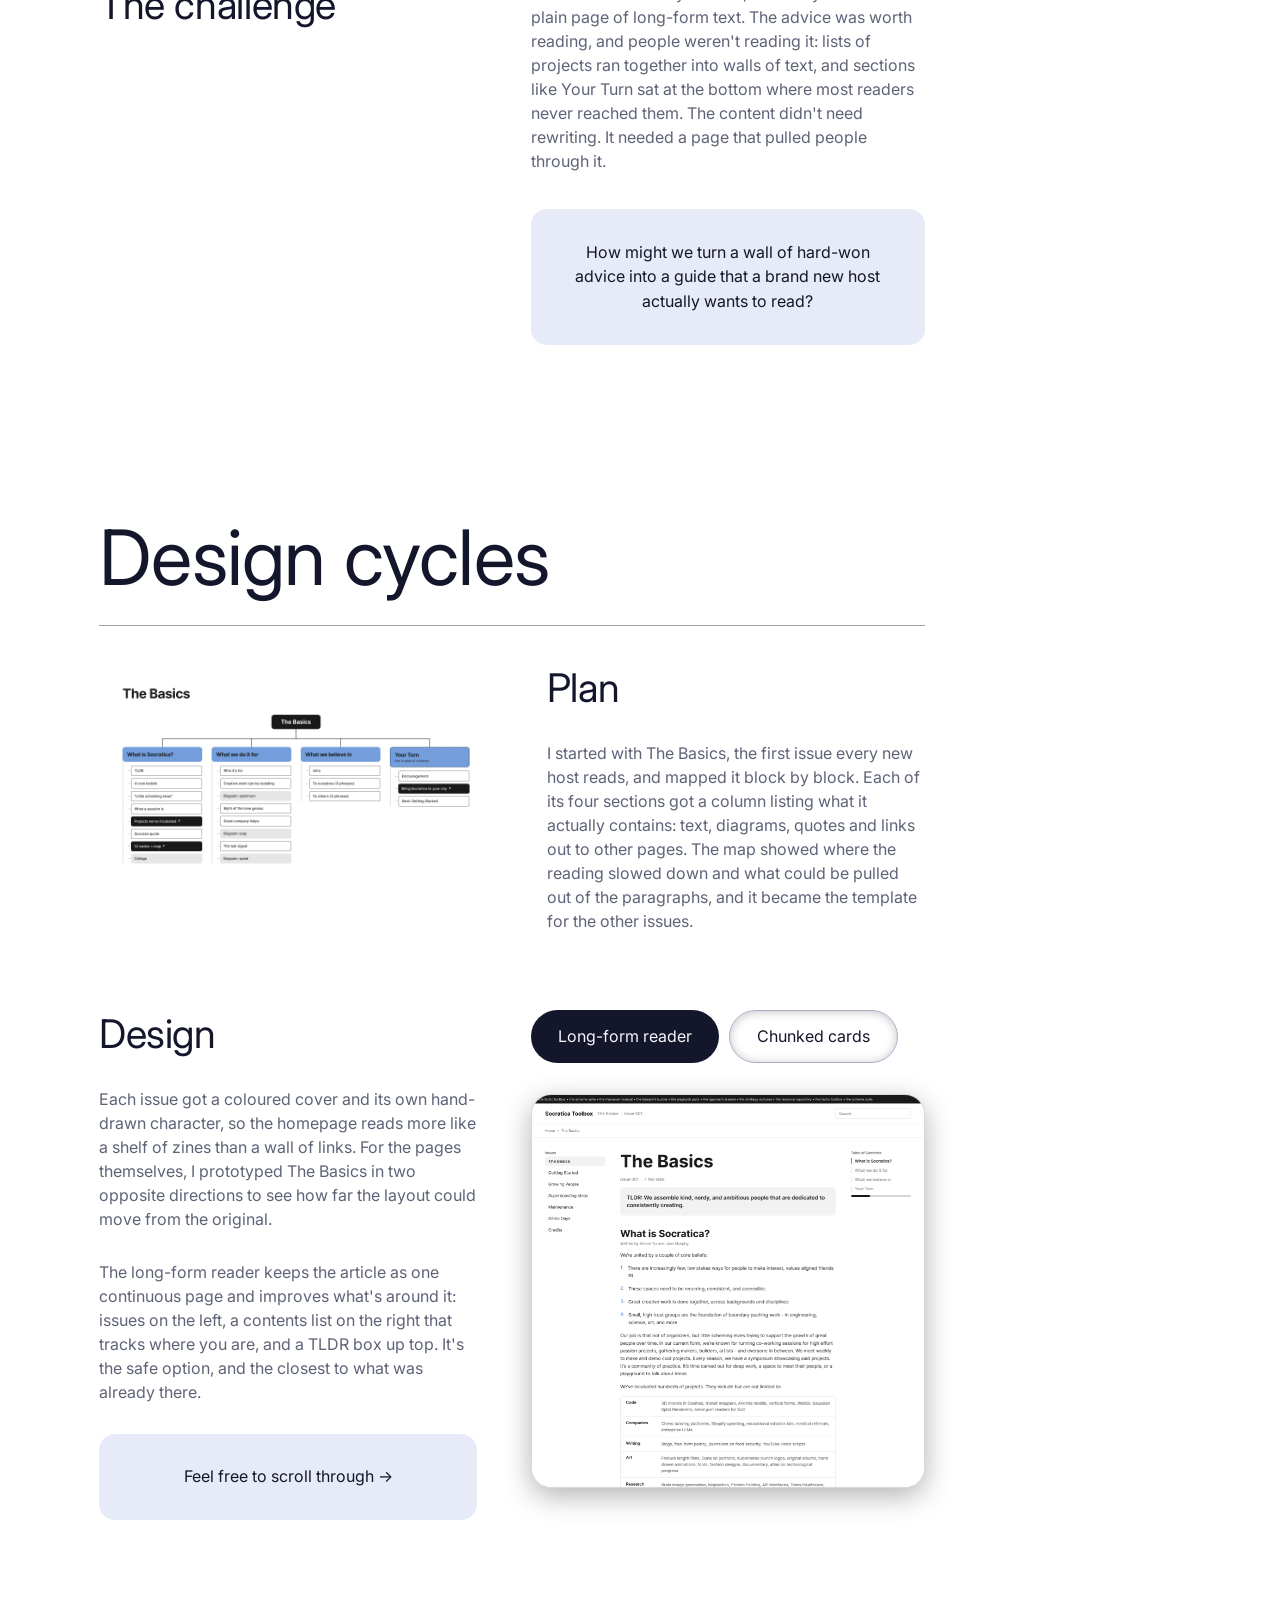
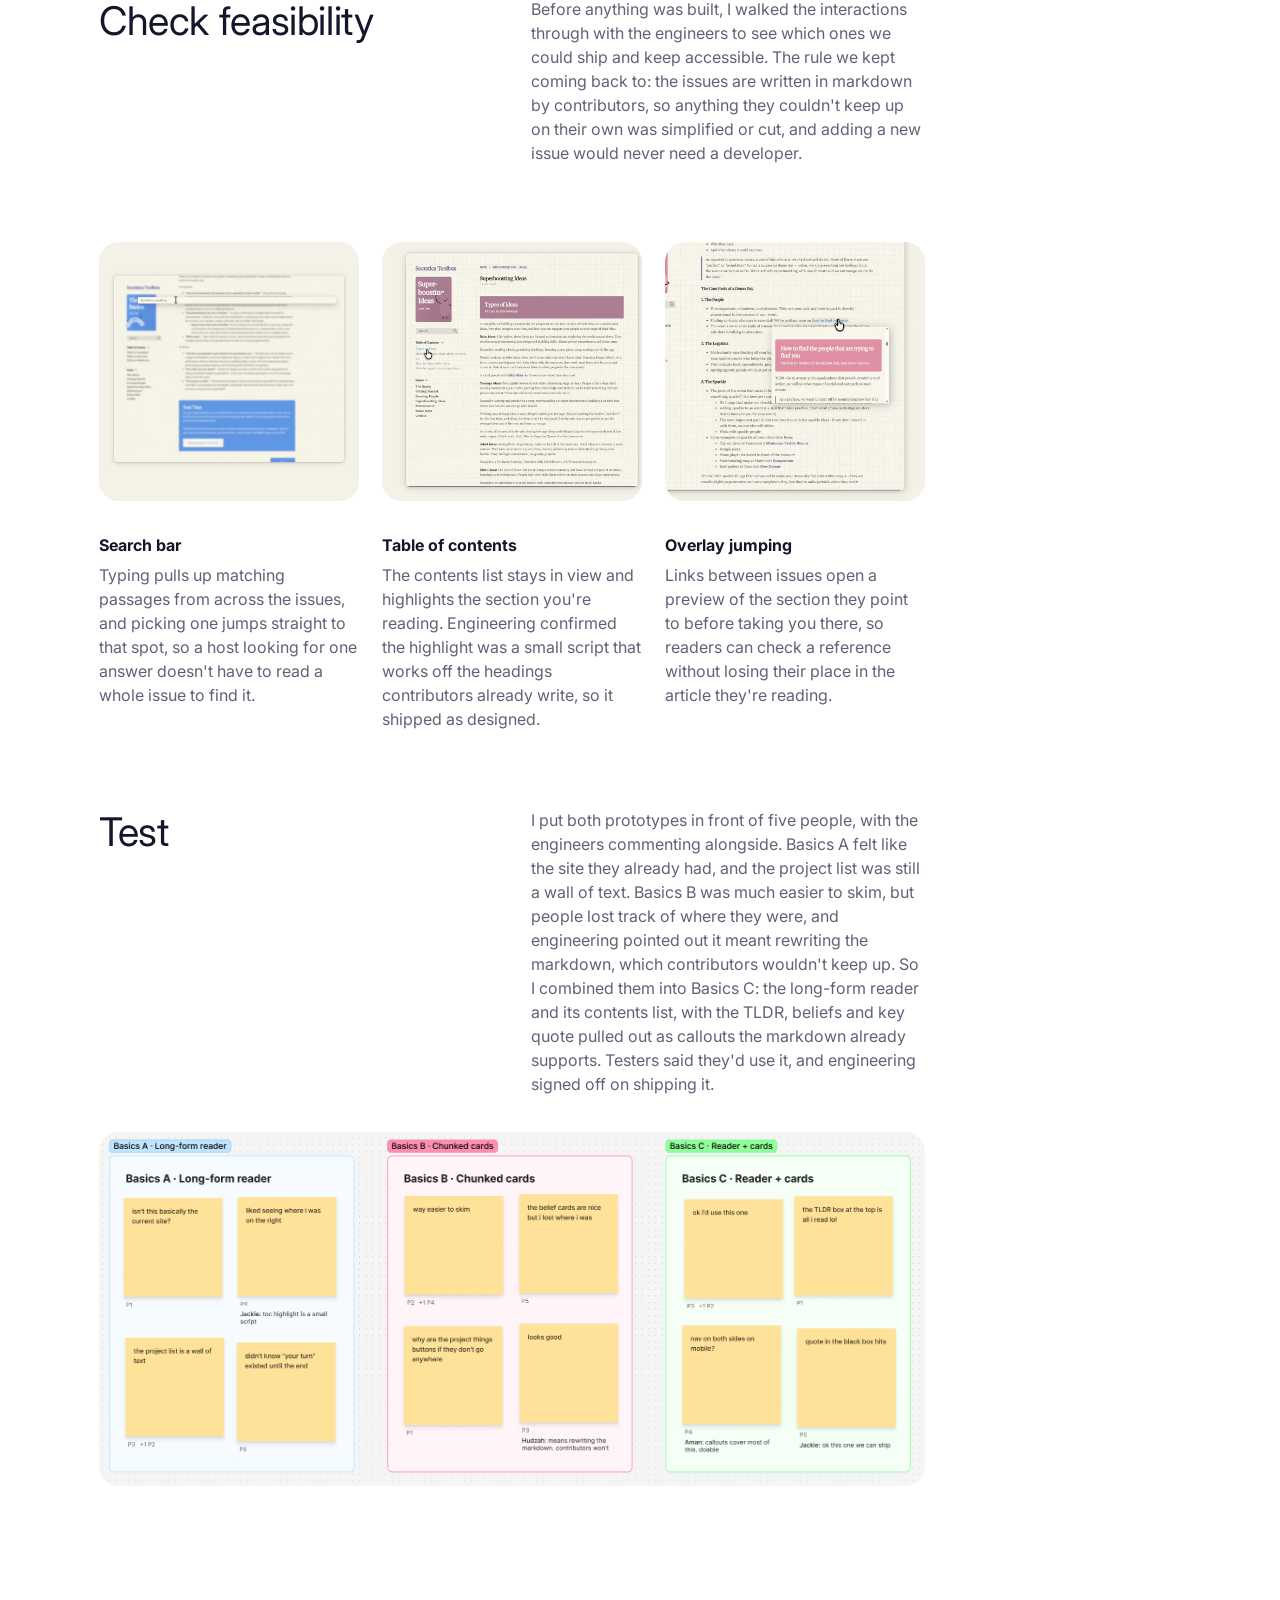
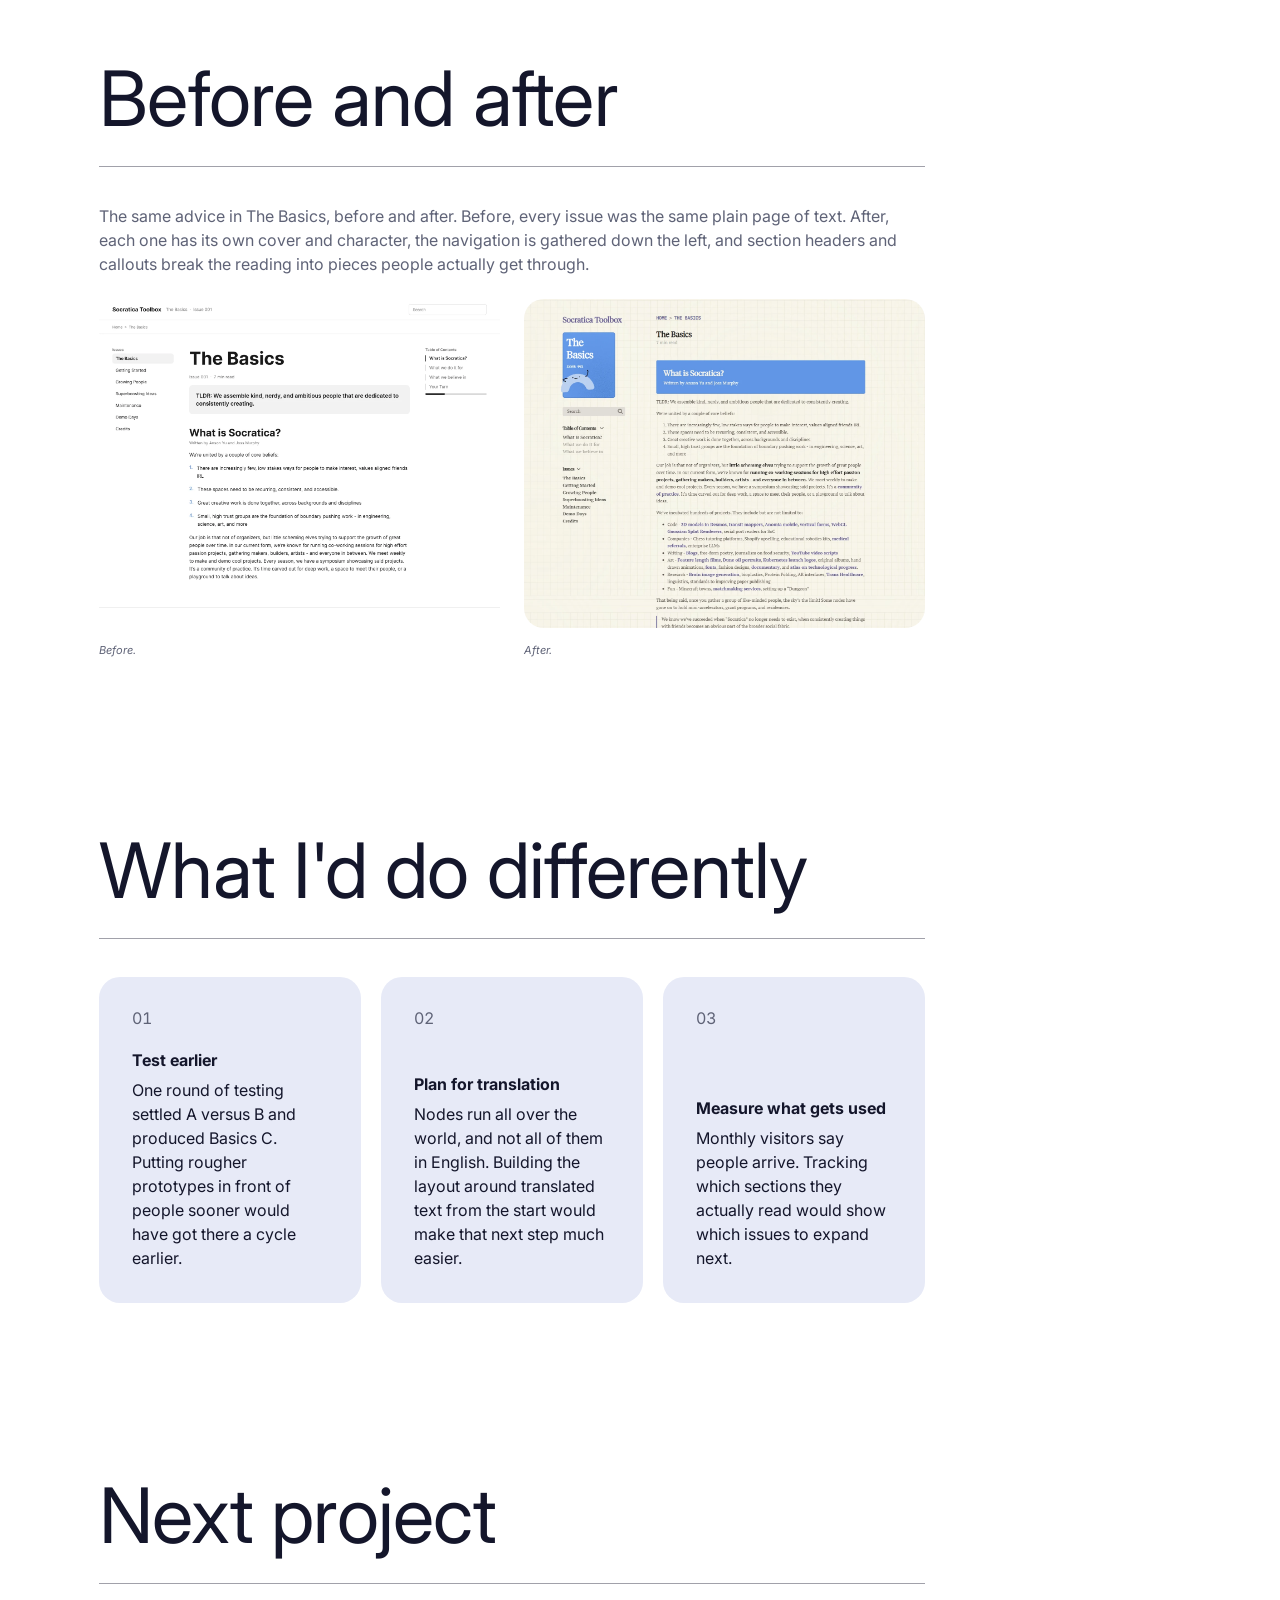
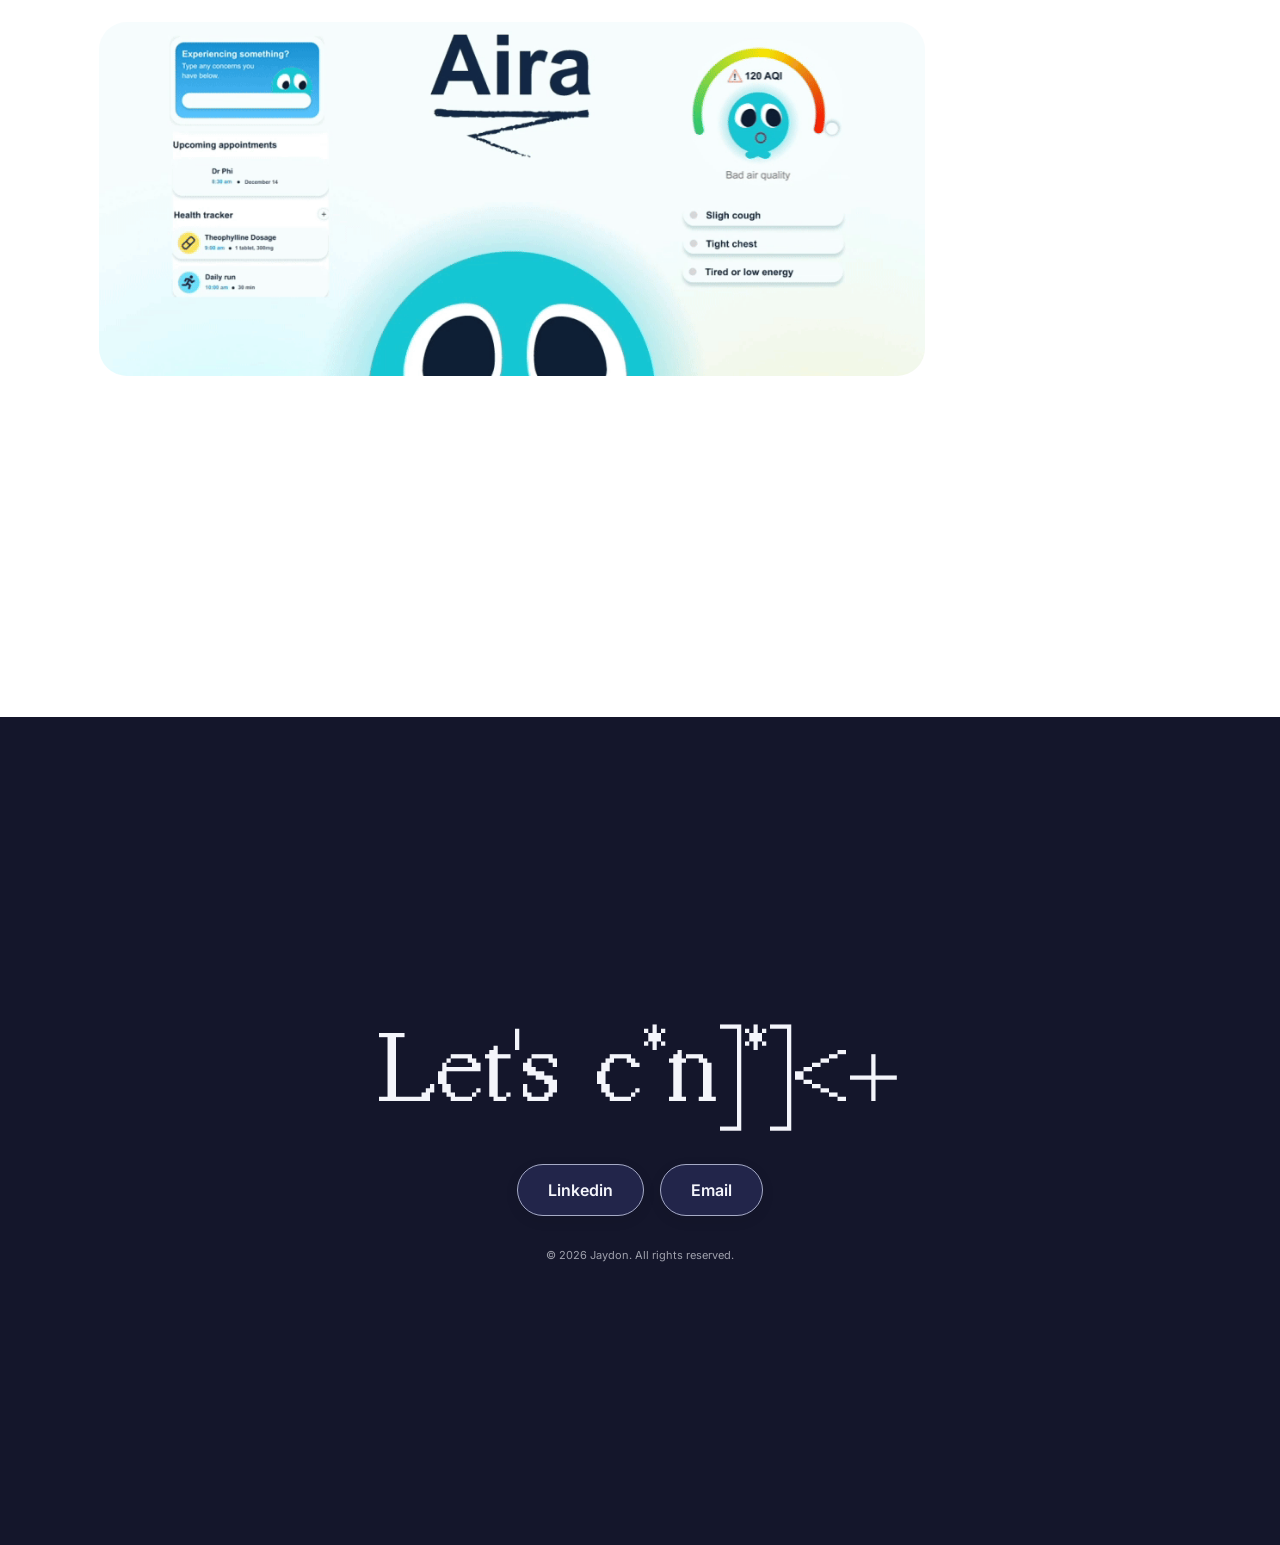
<file: case-studies/socratica-toolbox/index.html>
<!doctype html>
<html lang="en">
<head>
<meta charset="UTF-8" />
<script>
  /* applied before first paint so the page never flashes the wrong
     theme on load — the actual toggle logic lives in js/main.js.
     Light is the default: the attribute goes on unless this visitor has
     chosen dark, which is the only value that keeps it off. */
  if (localStorage.getItem("theme") !== "dark") {
    document.documentElement.dataset.theme = "light";
  }
</script>
<meta name="viewport" content="width=device-width, initial-scale=1.0" />
<title>Socratica Toolbox — Case Study — Jaydon</title>
<meta name="description" content="Designing and building the Socratica Toolbox: an open guide that helps people around the world start and run their own Socratica node." />

<!-- Open Graph / Twitter card: what a pasted link renders as in
     LinkedIn, Slack, iMessage and email. og:image and og:url are
     absolute: link scrapers ignore relative URLs. -->
<meta property="og:type" content="article" />
<meta property="og:site_name" content="Jaydon Wang" />
<meta property="og:locale" content="en_CA" />
<meta property="og:title" content="Socratica Toolbox" />
<meta property="og:description" content="Designing and building the Socratica Toolbox: an open guide that helps people around the world start and run their own Socratica node." />
<meta property="og:image" content="https://jaydonwang.me/assets/images/socratica-thumb.png" />
<meta property="og:url" content="https://jaydonwang.me/case-studies/socratica-toolbox/" />
<meta property="og:image:alt" content="Socratica Toolbox" />
<meta name="twitter:card" content="summary_large_image" />
<meta name="twitter:title" content="Socratica Toolbox" />
<meta name="twitter:description" content="Designing and building the Socratica Toolbox: an open guide that helps people around the world start and run their own Socratica node." />
<meta name="twitter:image" content="https://jaydonwang.me/assets/images/socratica-thumb.png" />
<link rel="icon" href="../../assets/images/favicon.ico" sizes="any" />
<link rel="icon" type="image/png" sizes="32x32" href="../../assets/images/favicon-32.png" />
<link rel="icon" type="image/png" sizes="16x16" href="../../assets/images/favicon-16.png" />
<link rel="apple-touch-icon" href="../../assets/images/favicon-180.png" />
<link rel="preconnect" href="https://fonts.googleapis.com" />
<link rel="preconnect" href="https://fonts.gstatic.com" crossorigin />
<link href="https://fonts.googleapis.com/css2?family=Inter:wght@400;500;600;700&display=swap" rel="stylesheet" />
<link rel="stylesheet" href="../../css/style.css?v=145" />
</head>
<body class="case-study">

<div class="nav-wrap">
  <header class="nav container container--wide">
    <div class="nav__brand">
      <a class="nav__logo" href="../../" aria-label="Jaydon — home">
        <span class="nav__logo-badge"><img src="../../assets/images/nav-avatar.png" alt="" /></span>
      </a>
    </div>

    <!-- links on top, Play + theme switch on a second row under them -->
    <div class="nav__right">
      <ul class="nav__links" id="navLinks">
        <li><a href="../../about/">About me</a></li>
        <li><a href="../../assets/resume.pdf?v=3" target="_blank" rel="noopener">Resume</a></li>
        <li><a href="mailto:wang.jaydon1@gmail.com">Contact</a></li>
      </ul>
      <div class="nav__tools">
        <a class="nav__play" href="../../digital-media/" aria-label="Play — digital media">
          <svg width="18" height="18" viewBox="0 0 24 24" fill="none" stroke="currentColor" stroke-width="1.8" stroke-linecap="round" stroke-linejoin="round" aria-hidden="true">
            <path d="M15.39 4.39a1 1 0 0 0 1.68-.474 2.5 2.5 0 1 1 3.014 3.015 1 1 0 0 0-.474 1.68l1.683 1.682a2.414 2.414 0 0 1 0 3.414L19.61 15.39a1 1 0 0 1-1.68-.474 2.5 2.5 0 1 0-3.014 3.015 1 1 0 0 1 .474 1.68l-1.683 1.682a2.414 2.414 0 0 1-3.414 0L8.61 19.61a1 1 0 0 0-1.68.474 2.5 2.5 0 1 1-3.014-3.015 1 1 0 0 0 .474-1.68l-1.683-1.682a2.414 2.414 0 0 1 0-3.414L4.39 8.61a1 1 0 0 1 1.68.474 2.5 2.5 0 1 0 3.014-3.015 1 1 0 0 1-.474-1.68l1.683-1.682a2.414 2.414 0 0 1 3.414 0z"/>
          </svg>
        </a>
        <button class="nav__theme-toggle" id="themeToggle" aria-label="Switch colour theme" aria-pressed="true">
          <svg class="nav__theme-icon nav__theme-icon--sun" width="18" height="18" viewBox="0 0 24 24" fill="none" stroke="currentColor" stroke-width="1.8" stroke-linecap="round" aria-hidden="true">
            <circle cx="12" cy="12" r="4.2"/>
            <path d="M12 2.4v2.3M12 19.3v2.3M4.2 4.2l1.6 1.6M18.2 18.2l1.6 1.6M2.4 12h2.3M19.3 12h2.3M4.2 19.8l1.6-1.6M18.2 5.8l1.6-1.6"/>
          </svg>
          <svg class="nav__theme-icon nav__theme-icon--moon" width="18" height="18" viewBox="0 0 24 24" fill="none" stroke="currentColor" stroke-width="1.8" stroke-linecap="round" stroke-linejoin="round" aria-hidden="true">
            <path d="M20.5 14.6A8.6 8.6 0 0 1 9.4 3.5a8.6 8.6 0 1 0 11.1 11.1Z"/>
          </svg>
        </button>
      </div>
    </div>


    <button class="nav__toggle" id="navToggle" aria-label="Toggle menu" aria-expanded="false">
      <svg width="18" height="18" viewBox="0 0 18 18" fill="none" xmlns="http://www.w3.org/2000/svg">
        <path d="M1 4H17M1 9H17M1 14H17" stroke="currentColor" stroke-width="1.6" stroke-linecap="round"/>
      </svg>
    </button>
  </header>
</div>

<main class="cs-container" id="top">

  <!-- ================= HERO ================= -->
  <section class="cs-hero">
    <div class="hero__grid" aria-hidden="true"></div>

    <!-- Decorative card of the Toolbox characters spinning in 3D behind
         the hero — the same component as the other case studies' cards
         (see aira.html for the full notes). Portrait WebP with its rounded
         corners already cut into the alpha, so no corner radius. -->
    <div class="cs-hero__card cs-hero__card--socratica" data-inview-anim aria-hidden="true">
      <div class="cs-hero__card-spin">
        <img class="cs-hero__card-face" src="../../assets/images/socratica-hero-critters.webp" alt=""
             width="664" height="1080" decoding="async" fetchpriority="low" />
        <img class="cs-hero__card-face cs-hero__card-face--back" src="../../assets/images/socratica-hero-critters.webp" alt=""
             width="664" height="1080" decoding="async" fetchpriority="low" />
      </div>
    </div>

    <div class="cs-hero__top">
      <div class="cs-hero__title-col">
        <h1 class="cs-hero__title reveal" data-scramble>Socratica Toolbox</h1>

        <div class="cs-hero__tags reveal">
          <span class="cs-tag">Internship</span>
          <span class="cs-tag">2026</span>
          <span class="cs-tag">Product Design</span>
          <span class="cs-tag">UX/UI</span>
        </div>
      </div>

      <div class="cs-hero__meta reveal">
        <div class="cs-hero__meta-item">
          <span>Role</span>
          <p>Marketing and recruitment coordinator</p>
        </div>
        <div class="cs-hero__meta-item">
          <span>Timeline</span>
          <p>4 months</p>
        </div>
        <div class="cs-hero__meta-item">
          <span>Skills</span>
          <p>Website building (WCAG), content creation, Premiere Pro, outreach, and illustrations.</p>
        </div>
      </div>
    </div>
  </section>

  <!-- ================= JUMP LINKS ================= -->
  <section class="cs-jump">
    <div class="cs-jump__links reveal">
      <a class="btn btn-outline" href="#design-cycles">See the web design ↓</a>
    </div>
  </section>

  <!-- ================= CONTENT + TABLE OF CONTENTS =================
       Same two-column shell as the other case studies: article on the
       left, a sticky contents list main.js builds from the sections'
       ids and headings on the right. -->
  <div class="cs-layout">
    <aside class="cs-toc" id="csToc" aria-label="On this page" hidden></aside>

    <div class="cs-layout__body">
      <!-- ================= AT A GLANCE ================= -->
      <!-- the numbers first, then the finished homepage. Three cards, so
           .cs-takeaways-grid lays them out three-up on its own. -->
      <section id="overview" data-toc="At a glance">
        <h2 class="cs-heading reveal">At a glance</h2>
        <div class="cs-divider reveal"></div>

        <div class="cs-takeaways-grid reveal">
          <div class="cs-takeaway-card">
            <span class="cs-takeaway-card__stat">10,000+</span>
            <div class="cs-takeaway-card__text">
              <h3>Monthly visitors</h3>
            </div>
          </div>
          <div class="cs-takeaway-card">
            <span class="cs-takeaway-card__stat">1,600+</span>
            <div class="cs-takeaway-card__text">
              <h3>Attendees worldwide</h3>
            </div>
          </div>
          <div class="cs-takeaway-card">
            <span class="cs-takeaway-card__stat">5</span>
            <div class="cs-takeaway-card__text">
              <h3>User paths</h3>
            </div>
          </div>
        </div>

        <!-- same lazy 16:9 video as the eShop demos: data-src +
             preload="none", so nothing downloads until it nears the
             viewport. Re-encoded to 1280x720 with no audio track. -->
        <div class="cs-video reveal" style="margin-top: clamp(1.5rem, 3vw, 2.25rem);">
          <video data-src="../../assets/videos/socratica-main-page.mp4?v=2" poster="../../assets/videos/socratica-main-page-poster.jpg?v=2" muted loop preload="none" playsinline
            aria-label="The Socratica Toolbox homepage — a grid of illustrated issue covers: The Basics, Getting Started, Growing People, Superboosting Ideas, Maintenance and Demo Days, with two Coming Soon slots"></video>
        </div>

        <!-- the shipped issue page, moved up from Check feasibility -->
        <div class="cs-video reveal" style="margin-top: clamp(1rem, calc(0.818rem + 0.777vw), 1.75rem);">
          <video data-src="../../assets/videos/socratica-content-page.mp4?v=2" poster="../../assets/videos/socratica-content-page-poster.jpg?v=2" muted loop preload="none" playsinline
            aria-label="Scrolling through a Toolbox issue page — the Demo Days cover and table of contents on the left, and the article The Essence of Demo Days on the right, with its contributors credited at the top"></video>
        </div>
      </section>

      <!-- ================= BACKGROUND ================= -->
      <section id="background" data-toc="Background info">
        <h2 class="cs-heading reveal">Background information</h2>
        <div class="cs-divider reveal"></div>

        <div class="cs-lede reveal">
          <h3 class="cs-subheading">The product</h3>
          <p class="hero__desc cs-para">Socratica is a community of people working on ambitious projects
            together. It started in Waterloo, and it now runs as a network of "nodes": independent groups around
            the world that host their own co-working sessions and demo days. The Socratica Toolbox is the guide
            those hosts work from. It collects what past organizers have learned into a set of illustrated issues,
            from The Basics and Getting Started through Growing People, Superboosting Ideas, Maintenance and Demo
            Days, each written in collaboration with the hosts who lived it.</p>
        </div>

        <div class="cs-lede reveal" style="margin-top: clamp(2rem, 4vw, 3rem);">
          <h3 class="cs-subheading">The challenge</h3>
          <div>
            <p class="hero__desc cs-para">The Toolbox already existed, but every issue was a plain page of
              long-form text. The advice was worth reading, and people weren't reading it: lists of projects ran
              together into walls of text, and sections like Your Turn sat at the bottom where most readers never
              reached them. The content didn't need rewriting. It needed a page that pulled people through it.</p>
            <div class="cs-callout" style="margin-top: clamp(1.5rem, 3vw, 2.25rem);">How might we turn a wall of
              hard-won advice into a guide that a brand new host actually wants to read?</div>
          </div>
        </div>
      </section>

      <!-- ================= DESIGN CYCLES ================= -->
      <!-- Plan and Design are splits; Check feasibility and Test
           open with a lede and lay their pieces out underneath. --reverse puts the
           media first, so the image swaps sides each row like the mockup.
           TODO: each .cs-media-placeholder is a reserved slot; drop the
           class when its image goes in. -->
      <section id="design-cycles">
        <h2 class="cs-heading reveal">Design cycles</h2>
        <div class="cs-divider reveal"></div>

        <div class="cs-split cs-split--reverse reveal">
          <div class="cs-split__body">
            <h3 class="cs-subheading">Plan</h3>
            <p class="hero__desc cs-para">I started with The Basics, the first issue every new host reads, and
              mapped it block by block. Each of its four sections got a column listing what it actually contains:
              text, diagrams, quotes and links out to other pages. The map showed where the reading slowed down
              and what could be pulled out of the paragraphs, and it became the template for the other issues.</p>
          </div>
          <div class="cs-split__media">
            <div class="cs-square cs-square--16x9">
              <img src="../../assets/images/socratica-ia-map.png" alt="Page-level information architecture map for The Basics: four sections — What is Socratica?, What we do it for, What we believe in, and Your Turn — each listing its content blocks, diagrams and outbound links" loading="lazy" decoding="async" />
            </div>
          </div>
        </div>

        <!-- Design: the Faculty of Environment's Process toggle, with the
             copy on the left switching along with it like the eShop's Game
             details page. [data-cs-toggle-scope] lets the pills in the media
             column reach the copy blocks in the body column (see main.js). -->
        <div class="cs-split reveal" data-cs-toggle-scope>
          <div class="cs-split__body">
            <h3 class="cs-subheading">Design</h3>
            <p class="hero__desc cs-para">Each issue got a coloured cover and its own hand-drawn character, so
              the homepage reads more like a shelf of zines than a wall of links. For the pages themselves, I
              prototyped The Basics in two opposite directions to see how far the layout could move from the
              original.</p>
            <div class="cs-toggle-copy is-active" data-cs-toggle-panel="basics-a">
              <p class="hero__desc cs-para">The long-form reader keeps the article as one continuous page and
                improves what's around it: issues on the left, a contents list on the right that tracks where you
                are, and a TLDR box up top. It's the safe option, and the closest to what was already there.</p>
            </div>
            <div class="cs-toggle-copy" data-cs-toggle-panel="basics-b">
              <p class="hero__desc cs-para">The chunked cards go the other way, breaking every section into
                pieces you can take in at a glance: numbered belief cards, project categories as tag groups, and
                three columns side by side. It's built for skimming, at the cost of reading like an article.</p>
            </div>
            <div class="cs-callout" style="width:100%; text-align:center;">Feel free to scroll through →</div>
          </div>
          <div class="cs-split__media">
            <div class="cs-validation-toggle" data-cs-toggle>
              <button type="button" class="filter-pill is-active" data-cs-toggle-target="basics-a">Long-form reader</button>
              <button type="button" class="filter-pill" data-cs-toggle-target="basics-b">Chunked cards</button>
            </div>
            <div class="cs-scroll-frame glass">
              <div class="cs-scroll-panel is-active" data-cs-toggle-panel="basics-a" data-native-scroll>
                <img src="../../assets/images/socratica-basics-a.png" alt="Rough prototype A of The Basics, a long-form reader: issue list on the left, one continuous article in the middle and a table of contents on the right, scrollable" loading="lazy" decoding="async" />
              </div>
              <div class="cs-scroll-panel" data-cs-toggle-panel="basics-b" data-native-scroll>
                <img src="../../assets/images/socratica-basics-b.png" alt="Rough prototype B of The Basics, chunked cards: a blue header with the table of contents as cards, then each section broken into numbered belief cards, project category cards and three-up columns, scrollable" loading="lazy" decoding="async" />
              </div>
            </div>
          </div>
        </div>

        <!-- Check feasibility: the design-with-engineering step. Intro, then
             three cards, one per conversation with the engineers and
             whether the idea held up.
             TODO: write the three interactions. -->
        <div class="cs-lede reveal" style="margin-top: clamp(3rem, 6vw, 5rem);">
          <h3 class="cs-subheading">Check feasibility</h3>
          <p class="hero__desc cs-para">Before anything was built, I walked the interactions through with the
            engineers to see which ones we could ship and keep accessible. The rule we kept coming back to: the
            issues are written in markdown by contributors, so anything they couldn't keep up on their own was
            simplified or cut, and adding a new issue would never need a developer.</p>
        </div>

        <!-- one clip per interaction, three-up with its blurb under it
             (same .cs-guidelines-grid as the eShop guidelines; two-up, then
             one, on narrower screens). The clips are square captures, so
             they take .cs-guideline-item's 1:1 tile as is. Lazy like the
             other videos: data-src + preload="none". -->
        <div class="cs-guidelines-grid reveal">
          <div class="cs-guideline-item">
            <div class="cs-square">
              <video data-src="../../assets/videos/socratica-search.mp4" poster="../../assets/videos/socratica-search-poster.jpg" muted loop preload="none" playsinline
                aria-label="Typing into the Toolbox search bar: matching passages from The Basics drop down under it, and picking one jumps to that section of the page"></video>
            </div>
            <p class="cs-caption"><strong>Search bar</strong>Typing pulls up matching passages from across the
              issues, and picking one jumps straight to that spot, so a host looking for one answer doesn't have to
              read a whole issue to find it.</p>
          </div>
          <div class="cs-guideline-item">
            <div class="cs-square">
              <video data-src="../../assets/videos/socratica-toc.mp4" poster="../../assets/videos/socratica-toc-poster.jpg" muted loop preload="none" playsinline
                aria-label="Clicking through the table of contents on the Superboosting Ideas issue: each link scrolls the article to its section while the contents list stays in place"></video>
            </div>
            <p class="cs-caption"><strong>Table of contents</strong>The contents list stays in view and highlights
              the section you're reading. Engineering confirmed the highlight was a small script that works off the
              headings contributors already write, so it shipped as designed.</p>
          </div>
          <div class="cs-guideline-item">
            <div class="cs-square">
              <video data-src="../../assets/videos/socratica-overlay.mp4" poster="../../assets/videos/socratica-overlay-poster.jpg" muted loop preload="none" playsinline
                aria-label="Clicking a link inside the Demo Days article opens a preview overlay of the linked section from Getting Started, which then jumps across to that issue"></video>
            </div>
            <p class="cs-caption"><strong>Overlay jumping</strong>Links between issues open a preview of the
              section they point to before taking you there, so readers can check a reference without losing their
              place in the article they're reading.</p>
          </div>
        </div>

        <!-- Test: lede across the row, then the feedback board at full
             width so the sticky notes stay legible (half a split would
             shrink them past reading). Its margin-top overrides the
             bigger gap .cs-lede + * gives, since the board belongs to the
             paragraph above it. -->
        <div class="cs-lede reveal" style="margin-top: clamp(3rem, 6vw, 5rem);">
          <h3 class="cs-subheading">Test</h3>
          <p class="hero__desc cs-para">I put both prototypes in front of five people, with the engineers
            commenting alongside. Basics A felt like the site they already had, and the project list was still a
            wall of text. Basics B was much easier to skim, but people lost track of where they were, and
            engineering pointed out it meant rewriting the markdown, which contributors wouldn't keep up. So I
            combined them into Basics C: the long-form reader and its contents list, with the TLDR, beliefs and
            key quote pulled out as callouts the markdown already supports. Testers said they'd use it, and
            engineering signed off on shipping it.</p>
        </div>

        <div class="cs-wide-media reveal" style="margin-top: clamp(1.5rem, 3vw, 2.25rem);">
          <img src="../../assets/images/socratica-test-stickies.png" alt="Feedback board from testing three versions of The Basics, with participants' sticky notes and engineers' comments. Basics A, Long-form reader: &quot;isn't this basically the current site?&quot;, &quot;the project list is a wall of text&quot;. Basics B, Chunked cards: &quot;way easier to skim&quot;, &quot;the belief cards are nice but i lost where i was&quot;, and an engineer noting it means rewriting the markdown. Basics C, Reader + cards: &quot;ok i'd use this one&quot;, &quot;the TLDR box at the top is all i read lol&quot;, and an engineer saying &quot;ok this one we can ship&quot;." loading="lazy" decoding="async" width="1760" height="753" />
        </div>
      </section>

      <!-- ================= BEFORE AND AFTER ================= -->
      <section id="before-after" data-toc="Before and after">
        <h2 class="cs-heading reveal">Before and after</h2>
        <div class="cs-divider reveal"></div>
        <p class="hero__desc cs-para reveal" style="max-width: none;">The same advice in The Basics, before and
          after. Before, every issue was the same plain page of text. After, each one has its own cover and
          character, the navigation is gathered down the left, and section headers and callouts break the reading
          into pieces people actually get through.</p>

        <!-- .cs-wide-media rather than a fixed-ratio tile: both captures
             are 1440x1177, so each keeps its own shape uncropped -->
        <div class="cs-highlights-grid reveal">
          <div>
            <div class="cs-wide-media">
              <img src="../../assets/images/socratica-before.webp" alt="Before: The Basics as a plain long-form page on white, with an issues list on the left, the article and a grey TLDR box in the middle, and a table of contents on the right" loading="lazy" decoding="async" width="1440" height="1177" />
            </div>
            <p class="cs-caption cs-caption--italic">Before.</p>
          </div>
          <div>
            <div class="cs-wide-media">
              <img src="../../assets/images/socratica-after.webp" alt="After: The Basics on the Toolbox's grid-paper background, with the blue issue cover, search, table of contents and issues list down the left, and the article opening with a blue What is Socratica? header card" loading="lazy" decoding="async" width="1440" height="1177" />
            </div>
            <p class="cs-caption cs-caption--italic">After.</p>
          </div>
        </div>
      </section>

      <!-- ================= WHAT I'D DO DIFFERENTLY ================= -->
      <section id="differently" data-toc="What I'd do differently">
        <h2 class="cs-heading reveal">What I'd do differently</h2>
        <div class="cs-divider reveal"></div>

        <div class="cs-takeaways-grid reveal">
          <div class="cs-takeaway-card">
            <span class="cs-takeaway-card__index" aria-hidden="true">01</span>
            <div class="cs-takeaway-card__text">
              <h3>Test earlier</h3>
              <p>One round of testing settled A versus B and produced Basics C. Putting rougher prototypes in
                front of people sooner would have got there a cycle earlier.</p>
            </div>
          </div>
          <div class="cs-takeaway-card">
            <span class="cs-takeaway-card__index" aria-hidden="true">02</span>
            <div class="cs-takeaway-card__text">
              <h3>Plan for translation</h3>
              <p>Nodes run all over the world, and not all of them in English. Building the layout around
                translated text from the start would make that next step much easier.</p>
            </div>
          </div>
          <div class="cs-takeaway-card">
            <span class="cs-takeaway-card__index" aria-hidden="true">03</span>
            <div class="cs-takeaway-card__text">
              <h3>Measure what gets used</h3>
              <p>Monthly visitors say people arrive. Tracking which sections they actually read would show which
                issues to expand next.</p>
            </div>
          </div>
        </div>
      </section>

      <!-- ================= NEXT PROJECT ================= -->
      <section id="next-project">
        <h2 class="cs-heading reveal">Next project</h2>
        <div class="cs-divider reveal"></div>

        <a class="case-banner cs-next-project reveal" href="../aira/" aria-label="Next project — Aira">
          <img src="../../assets/images/aira-thumb.gif" alt="Aira app — screens showing appointment tracker, air quality index, and health tracker" loading="lazy" decoding="async" />
        </a>
      </section>
    </div>
  </div>

</main>

<footer>
  <div class="footer-inner">
    <h2 class="reveal" data-scramble>Let's c*nnect!</h2>
    <div class="footer-links">
      <a class="btn" href="https://www.linkedin.com/in/jaydon-wang-26b677220/" target="_blank" rel="noopener">Linkedin</a>
      <a class="btn" href="mailto:wang.jaydon1@gmail.com">Email</a>
    </div>
    <p>© 2026 Jaydon. All rights reserved.</p>
  </div>
</footer>

<script src="../../js/main.js?v=78"></script>
<script src="../../js/scramble-text.js?v=59"></script>
</body>
</html>
</file>
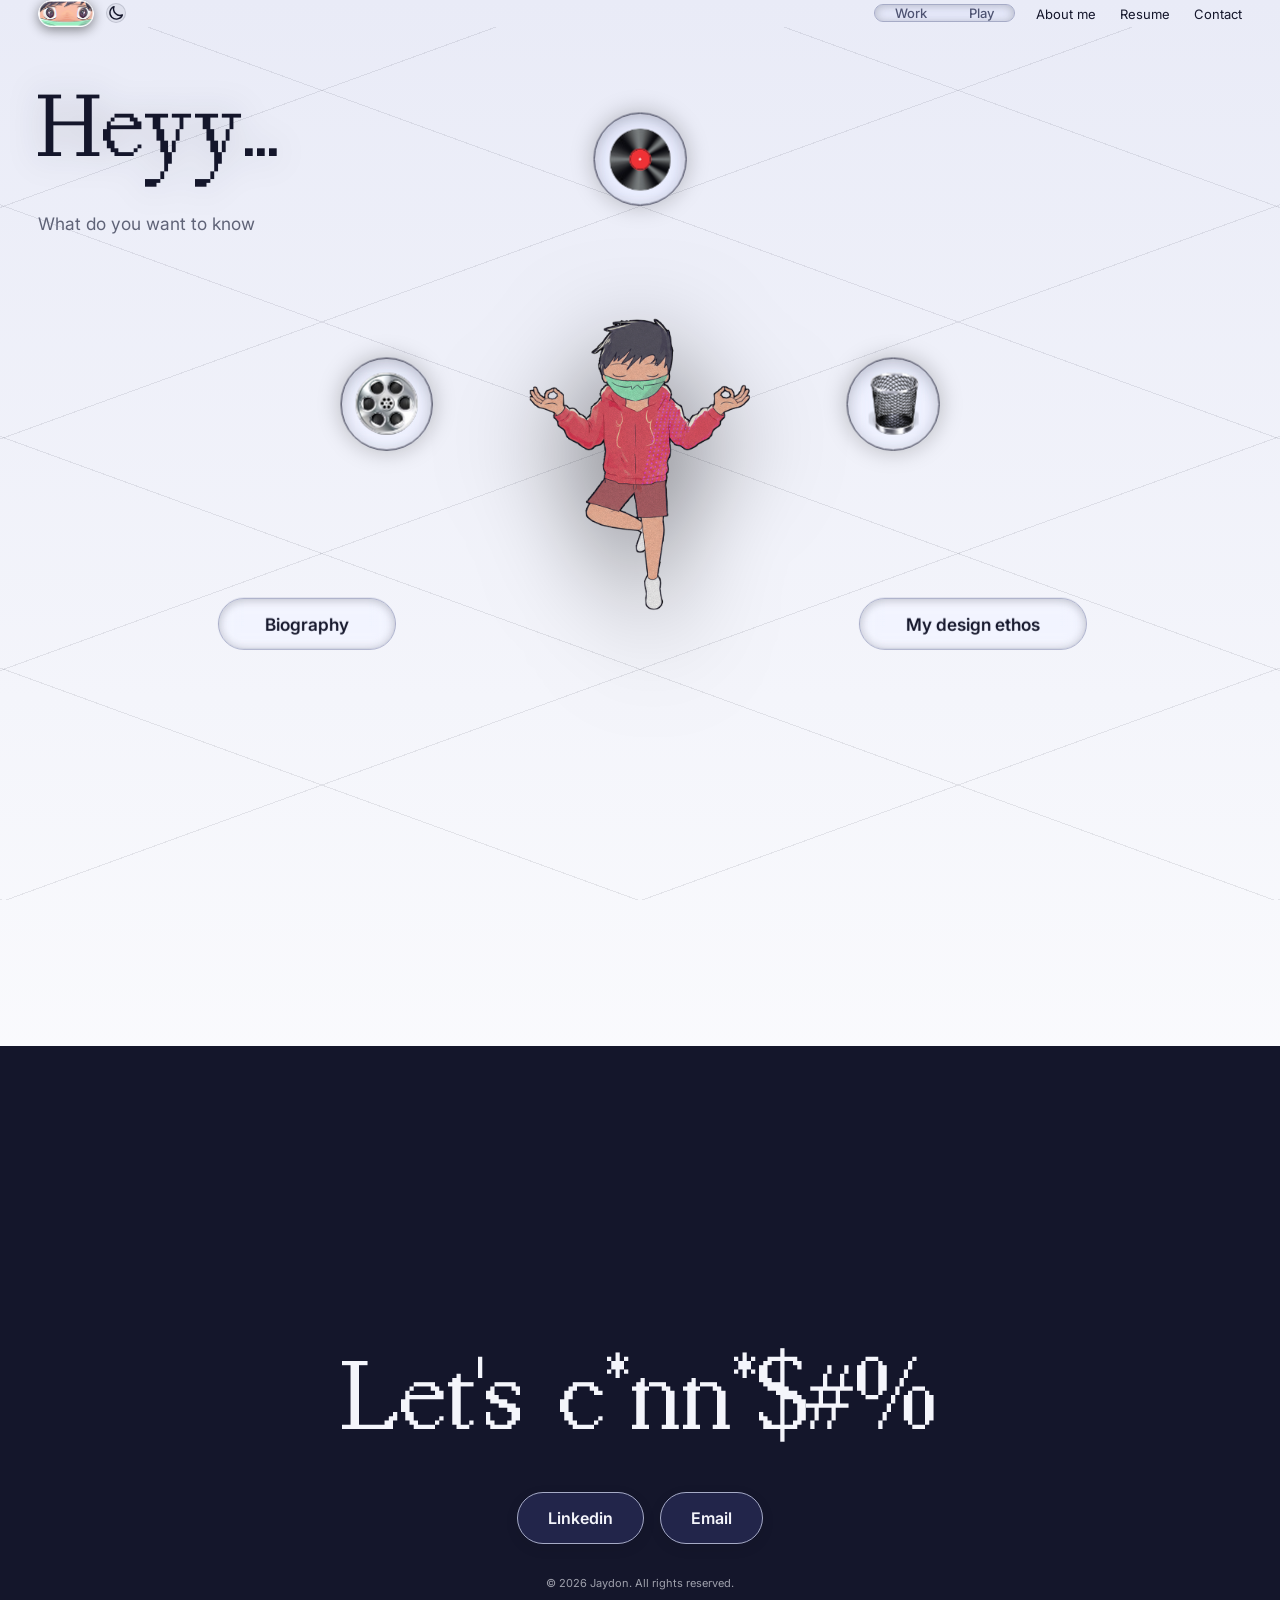
<file: about.html>
<!doctype html>
<html lang="en">
<head>
<meta charset="UTF-8" />
<script>
  /* applied before first paint so the page never flashes the wrong
     theme on load — the actual toggle logic lives in js/main.js.
     Light is the default: the attribute goes on unless this visitor has
     chosen dark, which is the only value that keeps it off. */
  if (localStorage.getItem("theme") !== "dark") {
    document.documentElement.dataset.theme = "light";
  }
</script>
<meta name="viewport" content="width=device-width, initial-scale=1.0" />
<title>About — Jaydon</title>
<meta name="description" content="About Jaydon Wang, a product designer working across interaction, visual and brand design, and a GBDA student at the University of Waterloo." />

<!-- Open Graph / Twitter card: what a pasted link renders as in
     LinkedIn, Slack, iMessage and email. og:image and og:url are
     absolute: link scrapers ignore relative URLs. -->
<meta property="og:type" content="profile" />
<meta property="og:site_name" content="Jaydon Wang" />
<meta property="og:locale" content="en_CA" />
<meta property="og:title" content="About Jaydon Wang" />
<meta property="og:description" content="About Jaydon Wang, a product designer working across interaction, visual and brand design, and a GBDA student at the University of Waterloo." />
<meta property="og:image" content="https://cimtook23.github.io/Portfolio/assets/images/og-portfolio.jpg" />
<meta property="og:image:width" content="1200" />
<meta property="og:image:height" content="705" />
<meta property="og:url" content="https://cimtook23.github.io/Portfolio/about.html" />
<meta property="og:image:alt" content="About Jaydon Wang" />
<meta name="twitter:card" content="summary_large_image" />
<meta name="twitter:title" content="About Jaydon Wang" />
<meta name="twitter:description" content="About Jaydon Wang, a product designer working across interaction, visual and brand design, and a GBDA student at the University of Waterloo." />
<meta name="twitter:image" content="https://cimtook23.github.io/Portfolio/assets/images/og-portfolio.jpg" />
<link rel="icon" href="assets/images/favicon.ico" sizes="any" />
<link rel="icon" type="image/png" sizes="32x32" href="assets/images/favicon-32.png" />
<link rel="icon" type="image/png" sizes="16x16" href="assets/images/favicon-16.png" />
<link rel="apple-touch-icon" href="assets/images/favicon-180.png" />
<link rel="preconnect" href="https://fonts.googleapis.com" />
<link rel="preconnect" href="https://fonts.gstatic.com" crossorigin />
<link href="https://fonts.googleapis.com/css2?family=Inter:wght@400;500;600;700&display=swap" rel="stylesheet" />
<link rel="stylesheet" href="css/style.css?v=122" />
</head>
<body>

<div class="nav-wrap">
  <header class="nav container container--wide">
    <!-- logo + theme switch share the grid's first column so the bar
         stays a single row; see .nav__brand in style.css -->
    <div class="nav__brand">
      <a class="nav__logo" href="index.html" aria-label="Jaydon — home">
        <span class="nav__logo-badge"><img src="assets/images/nav-avatar.png" alt="" /></span>
      </a>
      <!-- light/dark switch. The CSS for this (.nav__theme-toggle and the
           sun/moon icon swap) already existed but no page ever rendered the
           button, so the theme could only be reached by hand-editing
           localStorage. -->
      <button class="nav__theme-toggle" id="themeToggle" aria-label="Switch colour theme" aria-pressed="true">
        <svg class="nav__theme-icon nav__theme-icon--sun" width="18" height="18" viewBox="0 0 24 24" fill="none" stroke="currentColor" stroke-width="1.8" stroke-linecap="round" aria-hidden="true">
          <circle cx="12" cy="12" r="4.2"/>
          <path d="M12 2.4v2.3M12 19.3v2.3M4.2 4.2l1.6 1.6M18.2 18.2l1.6 1.6M2.4 12h2.3M19.3 12h2.3M4.2 19.8l1.6-1.6M18.2 5.8l1.6-1.6"/>
        </svg>
        <svg class="nav__theme-icon nav__theme-icon--moon" width="18" height="18" viewBox="0 0 24 24" fill="none" stroke="currentColor" stroke-width="1.8" stroke-linecap="round" stroke-linejoin="round" aria-hidden="true">
          <path d="M20.5 14.6A8.6 8.6 0 0 1 9.4 3.5a8.6 8.6 0 1 0 11.1 11.1Z"/>
        </svg>
      </button>
    </div>

    <!-- no .is-active / aria-current on either option: About me belongs to
         neither side of the Work/Play switch, so the pill stays unlit here
         (see .nav__switch-opt.is-active in style.css for the lit state) -->
    <div class="nav__switch">
      <a class="nav__switch-opt" href="index.html">Work</a>
      <a class="nav__switch-opt" href="digital-media.html">Play</a>
    </div>

    <ul class="nav__links" id="navLinks">
      <li><a href="about.html">About me</a></li>
      <li><a href="assets/resume.pdf?v=2" target="_blank" rel="noopener">Resume</a></li>
      <li><a href="mailto:wang.jaydon1@gmail.com">Contact</a></li>
    </ul>


    <button class="nav__toggle" id="navToggle" aria-label="Toggle menu" aria-expanded="false">
      <svg width="18" height="18" viewBox="0 0 18 18" fill="none" xmlns="http://www.w3.org/2000/svg">
        <path d="M1 4H17M1 9H17M1 14H17" stroke="currentColor" stroke-width="1.6" stroke-linecap="round"/>
      </svg>
    </button>
  </header>
</div>

<main>
  <!-- The only section on this page besides the footer. It is sized to
       exactly the space left below the nav (main.js -> sizeAboutHero),
       and every piece inside is placed against that box rather than laid
       out in flow — so the composition holds its shape at any viewport
       instead of reflowing part by part, and never needs a scrollbar.
       See .about-hero in style.css for how the placement works. -->
  <section class="about-hero" id="about-top">
    <div class="about-hero__grid" aria-hidden="true"></div>

    <div class="about-hero__inner container container--wide">
      <div class="about-hero__intro">
        <h1 class="hero__title about-hero__title" data-scramble>Heyy...</h1>
        <p class="about-hero__lede">What do you want to know</p>
      </div>

      <!-- Every stage piece sits in its own .about-hero__slot. The slot
           owns the position (and the -50% centering transform); the child
           owns the wiggle animation and its hover. One transform each, so
           they can't overwrite one another the way a single element
           carrying both would. -->
      <div class="about-hero__slot about-hero__slot--character">
        <img class="about-hero__character" src="assets/images/meditate-character.png"
             width="577" height="779" fetchpriority="high" decoding="async"
             alt="Illustration of Jaydon meditating" />
      </div>

      <!-- The three discs now hold their art. Slot names are positional and
           predate it: --disc-top is the one centred above the character,
           --disc-left and --disc-right the pair flanking it below.

           alt="" on every image on purpose. The button already carries the
           accessible name through aria-label, so a described image would
           make a screen reader announce the same thing twice. When these
           start navigating somewhere, the aria-label should name the
           DESTINATION rather than the picture. -->
      <div class="about-hero__slot about-hero__slot--disc-top">
        <a class="about-hero__disc" href="#music" aria-label="Music">
          <img src="assets/images/about-disc-record.webp" alt="" width="100" height="100" loading="lazy" decoding="async" />
        </a>
      </div>
      <div class="about-hero__slot about-hero__slot--disc-left">
        <a class="about-hero__disc" href="#film" aria-label="Film">
          <img src="assets/images/about-disc-film.webp" alt="" width="104" height="105" loading="lazy" decoding="async" />
        </a>
      </div>
      <div class="about-hero__slot about-hero__slot--disc-right">
        <a class="about-hero__disc" href="#trash" aria-label="Trash">
          <img src="assets/images/about-disc-bin.webp" alt="" width="82" height="101" loading="lazy" decoding="async" />
        </a>
      </div>

      <div class="about-hero__slot about-hero__slot--action-left">
        <a class="btn about-hero__action" href="#biography">Biography</a>
      </div>
      <div class="about-hero__slot about-hero__slot--action-right">
        <a class="btn about-hero__action" href="#ethos">My design ethos</a>
      </div>
    </div>

      <!-- ============ the five sheets on the board ============
           Each disc and both pills link to one of these by id. They
           are siblings of .about-hero__inner INSIDE the hero, not sections
           after it, and that is the whole point: .about-hero__grid stays put
           and keeps drawing, the composition fades out, and the view fades
           in over the same board. Moving them out here would take the grid
           with them.

           Fragments rather than a click handler, so this costs no JavaScript
           and the browser still does the work it is good at: Back and Forward
           move between the composition and a view, and a link straight to
           about.html#film opens on the films. See .about-view in style.css. -->

      <section class="about-view subpage container container--wide" id="biography" aria-label="Biography">
        <a class="subpage__back" href="#about-top">
          <span class="subpage__back-arrow" aria-hidden="true">&#8592;</span> Back
        </a>

        <div class="bio__layout">
          <div class="bio__copy">
            <h1 class="hero__title bio__title" data-scramble>Bonjour</h1>

            <p class="bio__para">My name is Jaydon, and from a young age, I've always been drawn to art and the process
              of bringing ideas to life. Inspired by the media I consumed and experiences like visiting the Ontario
              Science Centre, I became fascinated with the idea of not just creating things, but curating experiences
              across both physical and digital spaces.</p>

            <p class="bio__para">That passion led me to the University of Waterloo, where I study Global Business and
              Digital Arts. Throughout my studies, I've developed a strong interest in product and visual design,
              exploring how thoughtful visuals, intuitive interfaces, and interactive experiences can come together to
              communicate ideas and solve problems.</p>

            <p class="bio__para">Whether I'm designing a digital product, developing a visual identity, or creating
              engaging content, I'm interested in finding the balance between creativity, functionality, and
              storytelling.</p>
          </div>

          <div class="bio__media">
            <img class="bio__photo" src="assets/images/jaydon-portrait.webp" alt="Jaydon standing on a residential street at golden hour, power lines crossing the sky behind him" width="1448" height="1086" loading="lazy" decoding="async" />
          </div>
        </div>
      </section>

      <!-- The case studies' takeaway cards, so the ethos reads as the same
           kind of object as the lessons each project ends on. Always three
           across: the grid's own 3-card rule does that, and collapses to one
           column on a phone like everywhere else. -->
      <section class="about-view subpage container container--wide" id="ethos" aria-label="My design ethos">
        <a class="subpage__back" href="#about-top">
          <span class="subpage__back-arrow" aria-hidden="true">&#8592;</span> Back
        </a>

        <div class="ethos">
          <h2 class="hero__title bio__title ethos__title" data-scramble>My design ethos</h2>
          <div class="cs-divider"></div>

          <div class="cs-takeaways-grid ethos__grid">
            <div class="cs-takeaway-card">
              <span class="cs-takeaway-card__emoji" aria-hidden="true">🔬</span>
              <div class="cs-takeaway-card__text">
                <h3>Rigor over surface polish</h3>
                <p>I ground design decisions in research, not aesthetics alone. Every choice should trace back to how
                  people actually behave or what the business needs, not just to a step in the process.</p>
              </div>
            </div>
            <div class="cs-takeaway-card">
              <span class="cs-takeaway-card__emoji" aria-hidden="true">🛠️</span>
              <div class="cs-takeaway-card__text">
                <h3>Craft discipline that resists shortcuts</h3>
                <p>When a tool hits its limits, I find a proper way around it instead of papering over the gap. The
                  small calls get the same care as the big ones, so nothing is left messy.</p>
              </div>
            </div>
            <div class="cs-takeaway-card">
              <span class="cs-takeaway-card__emoji" aria-hidden="true">🎨</span>
              <div class="cs-takeaway-card__text">
                <h3>Identity-driven visual language over generic UI conventions</h3>
                <p>My background in graffiti, lettering, and hip hop shapes how I see. I lean toward distinctive,
                  opinionated design over templated patterns, and build each piece around the audience it speaks to.</p>
              </div>
            </div>
          </div>
        </div>
      </section>

      <section class="about-view subpage container container--wide" id="film" aria-label="Film">
        <a class="subpage__back" href="#about-top">
          <span class="subpage__back-arrow" aria-hidden="true">&#8592;</span> Back
        </a>

        <ul class="film-grid">
          <li>
            <img class="film-grid__poster about-tilt" src="assets/images/film-eeaao.webp" alt="Everything Everywhere All At Once poster" width="623" height="902" loading="lazy" decoding="async" />
          </li>
          <li>
            <img class="film-grid__poster about-tilt" src="assets/images/film-spider-verse.webp" alt="Spider-Man: Across the Spider-Verse poster" width="608" height="902" loading="lazy" decoding="async" />
          </li>
          <li>
            <img class="film-grid__poster about-tilt" src="assets/images/film-scott-pilgrim.webp" alt="Scott Pilgrim vs. the World poster" width="602" height="902" loading="lazy" decoding="async" />
          </li>
        </ul>
      </section>

      <section class="about-view subpage container container--wide" id="music" aria-label="Music">
        <a class="subpage__back" href="#about-top">
          <span class="subpage__back-arrow" aria-hidden="true">&#8592;</span> Back
        </a>

        <!-- A screenshot of a desktop app, so it keeps its own chrome and its
             own corners: no border-radius from us, or the rounding would sit
             inside the window's and read as a double edge. -->
        <img class="subpage__shot about-tilt" src="assets/images/music-spotify.webp" alt="Jaydon's Spotify home screen, showing recently played playlists including Peak Millenial Optimism and Breaking Beats, artists Solange, MF DOOM and Ghostface Killah, and Summertime by The Sundays playing" width="1431" height="1003" loading="lazy" decoding="async" />
      </section>

      <section class="about-view subpage container container--wide" id="trash" aria-label="Trash">
        <a class="subpage__back" href="#about-top">
          <span class="subpage__back-arrow" aria-hidden="true">&#8592;</span> Back
        </a>

        <!-- Same treatment as Music above. -->
        <img class="subpage__shot about-tilt" src="assets/images/trash-recycle-bin.webp" alt="A Windows Recycle Bin window holding three deleted files, named Nonchalance, Self doubt, and 2-factor authentication" width="1431" height="1029" loading="lazy" decoding="async" />
      </section>
  </section>
</main>

<footer>
  <div class="footer-inner">
    <h2 class="reveal" data-scramble>Let's c*nnect!</h2>
    <div class="footer-links">
      <a class="btn" href="https://www.linkedin.com/in/jaydon-wang-26b677220/" target="_blank" rel="noopener">Linkedin</a>
      <a class="btn" href="mailto:wang.jaydon1@gmail.com">Email</a>
    </div>
    <p>© 2026 Jaydon. All rights reserved.</p>
  </div>
</footer>

<script src="js/main.js?v=68"></script>
<script src="js/scramble-text.js?v=59"></script>
</body>
</html>
</file>
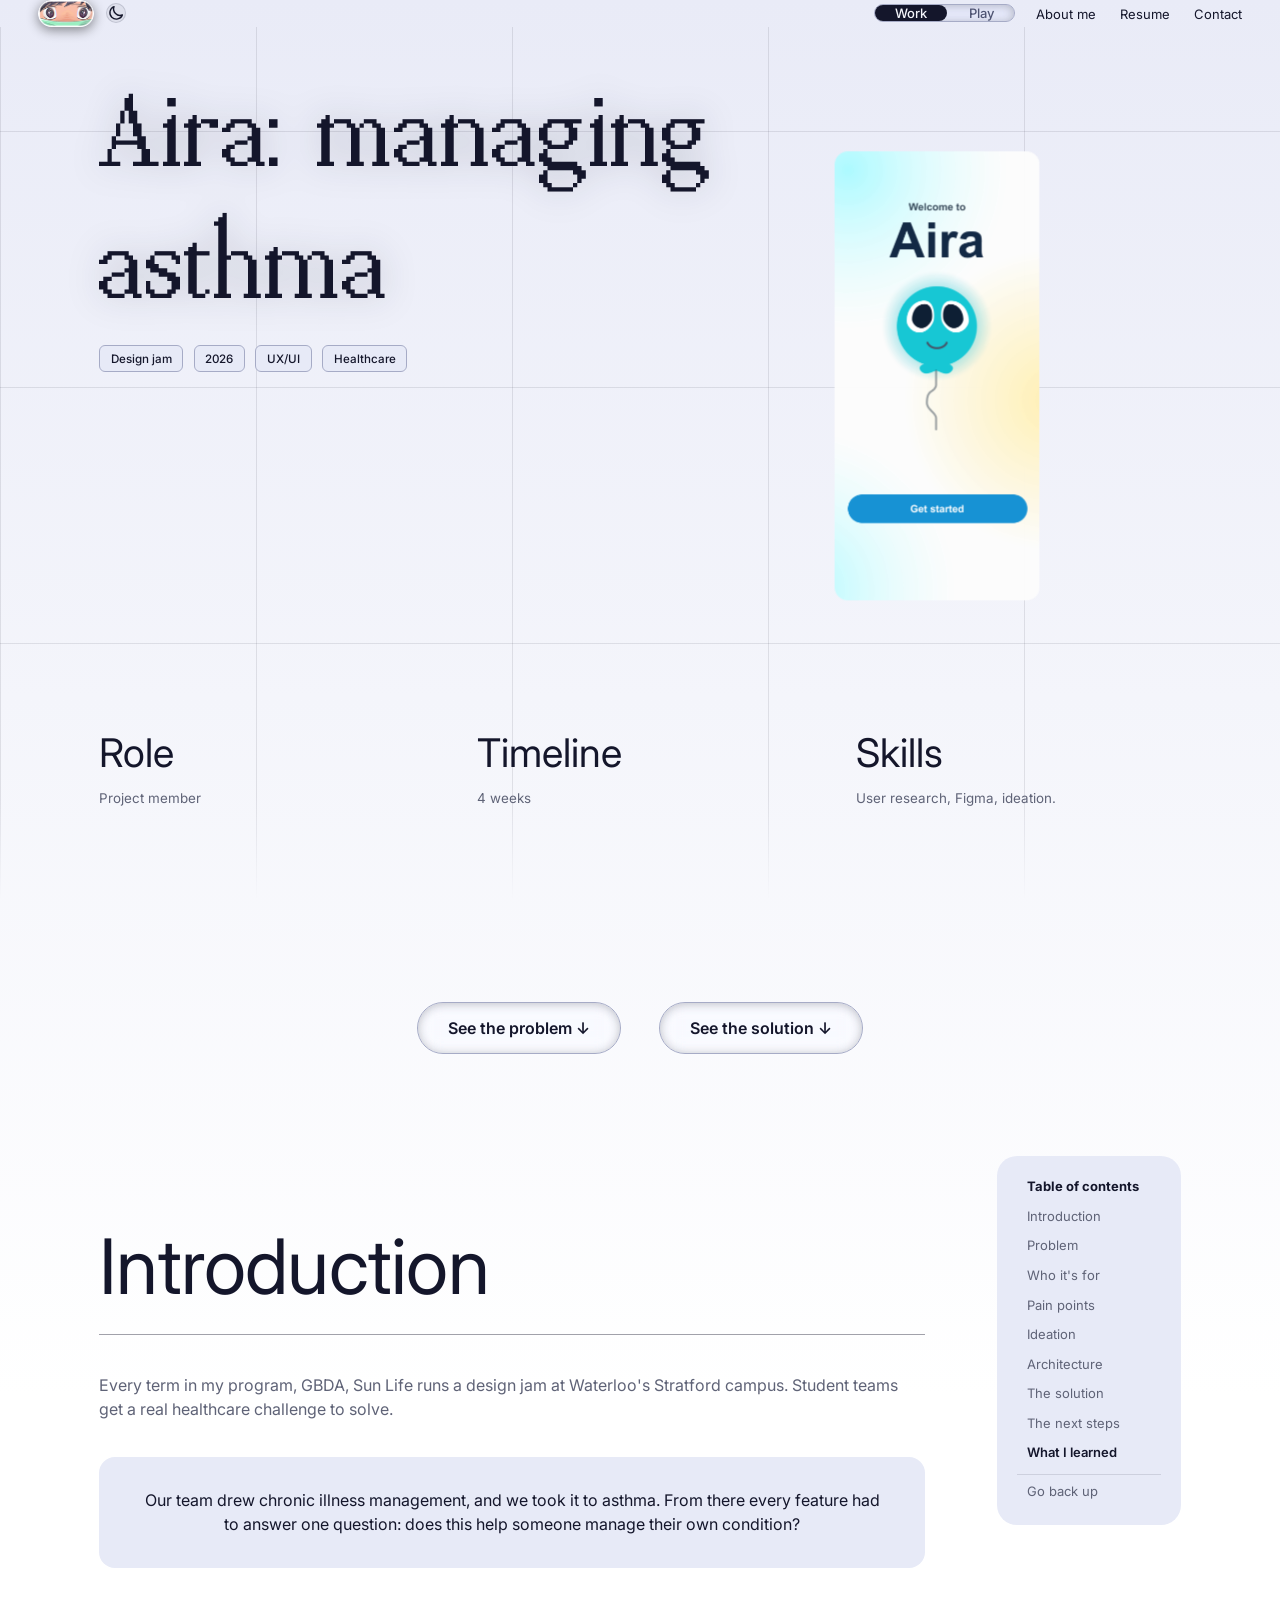
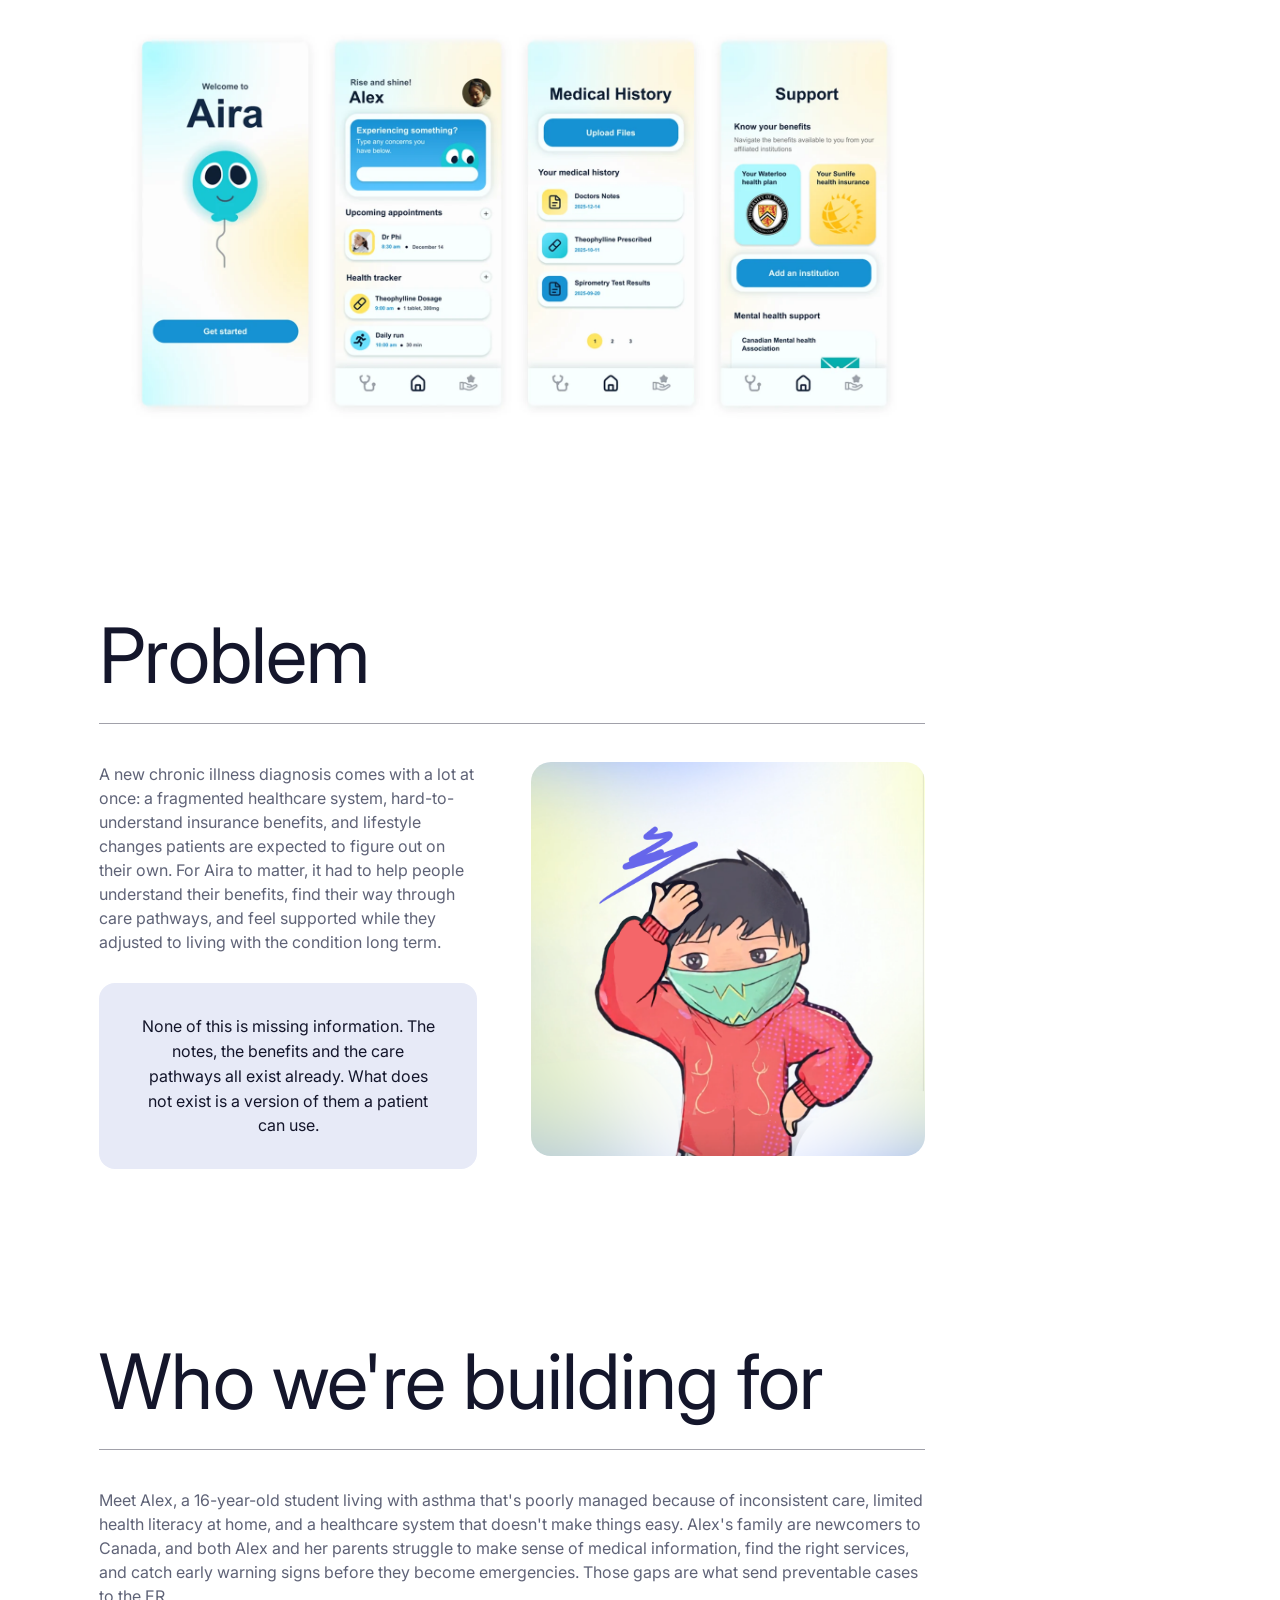
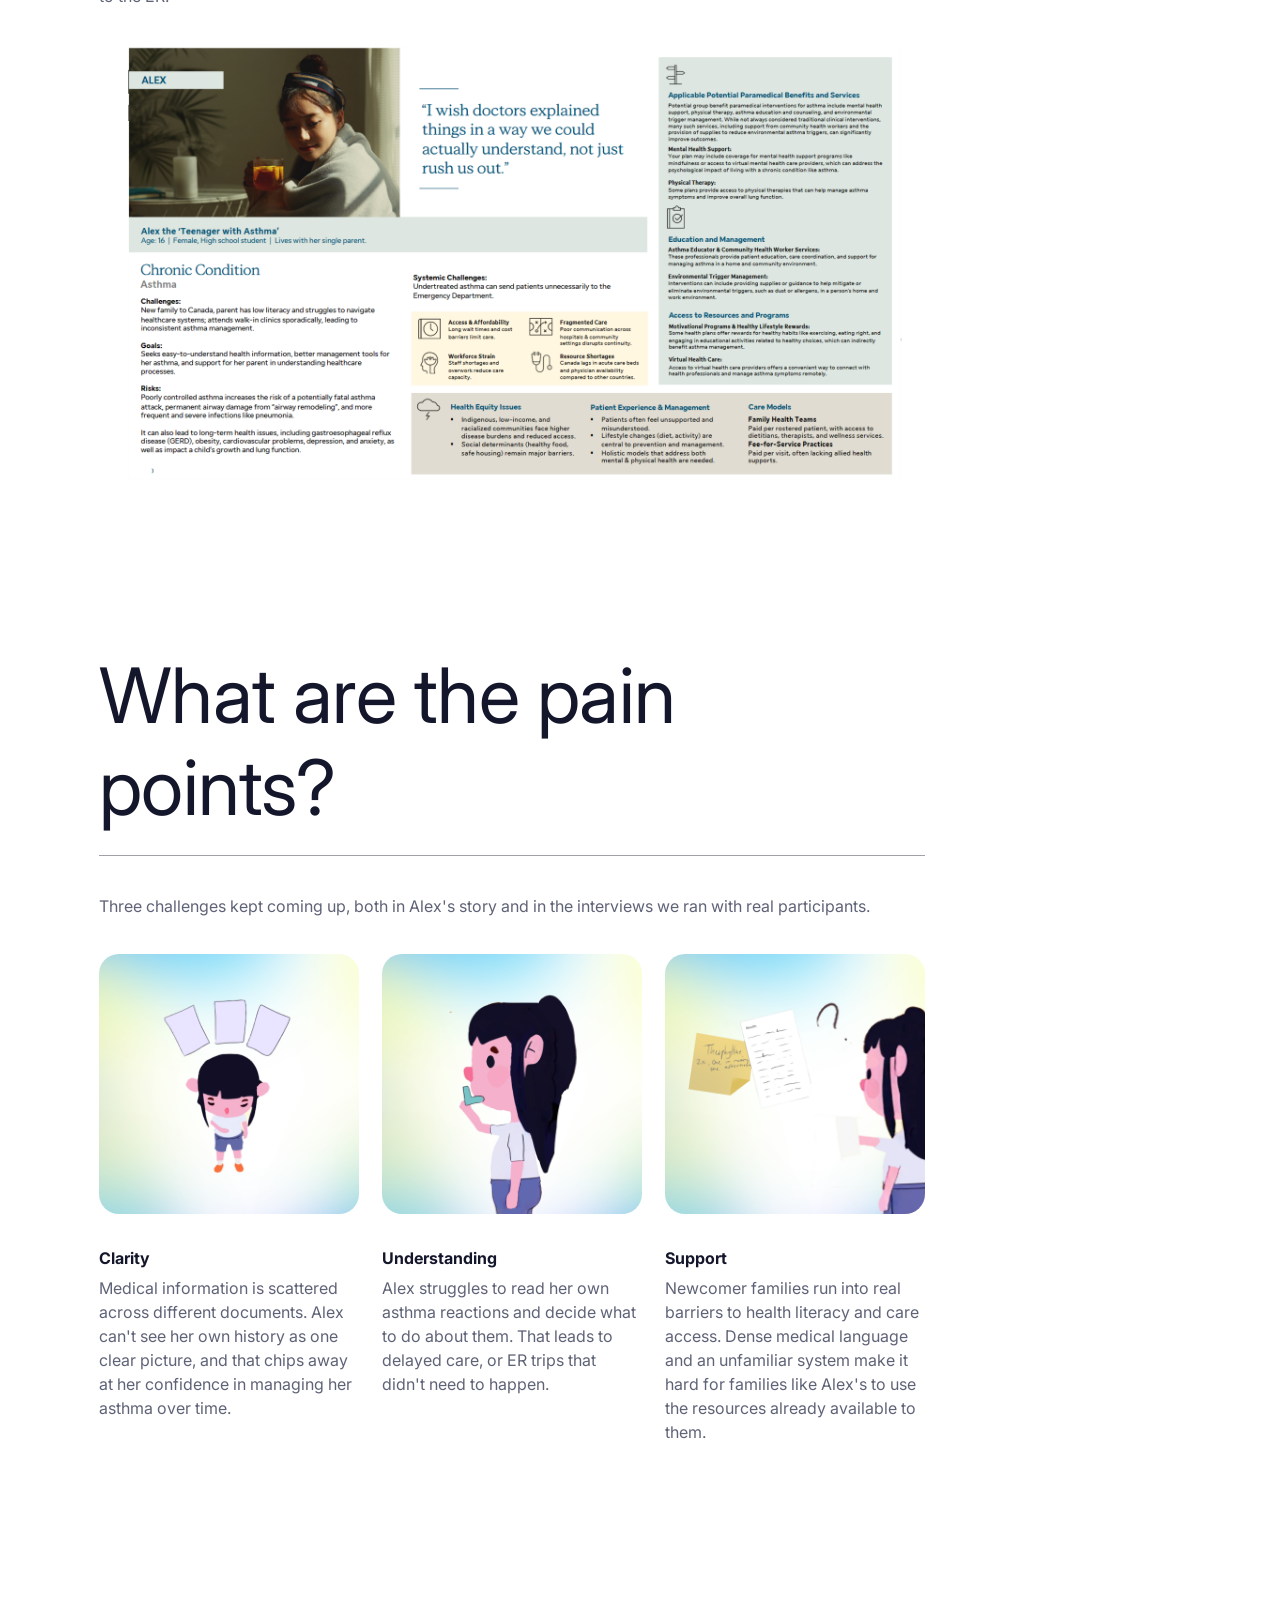
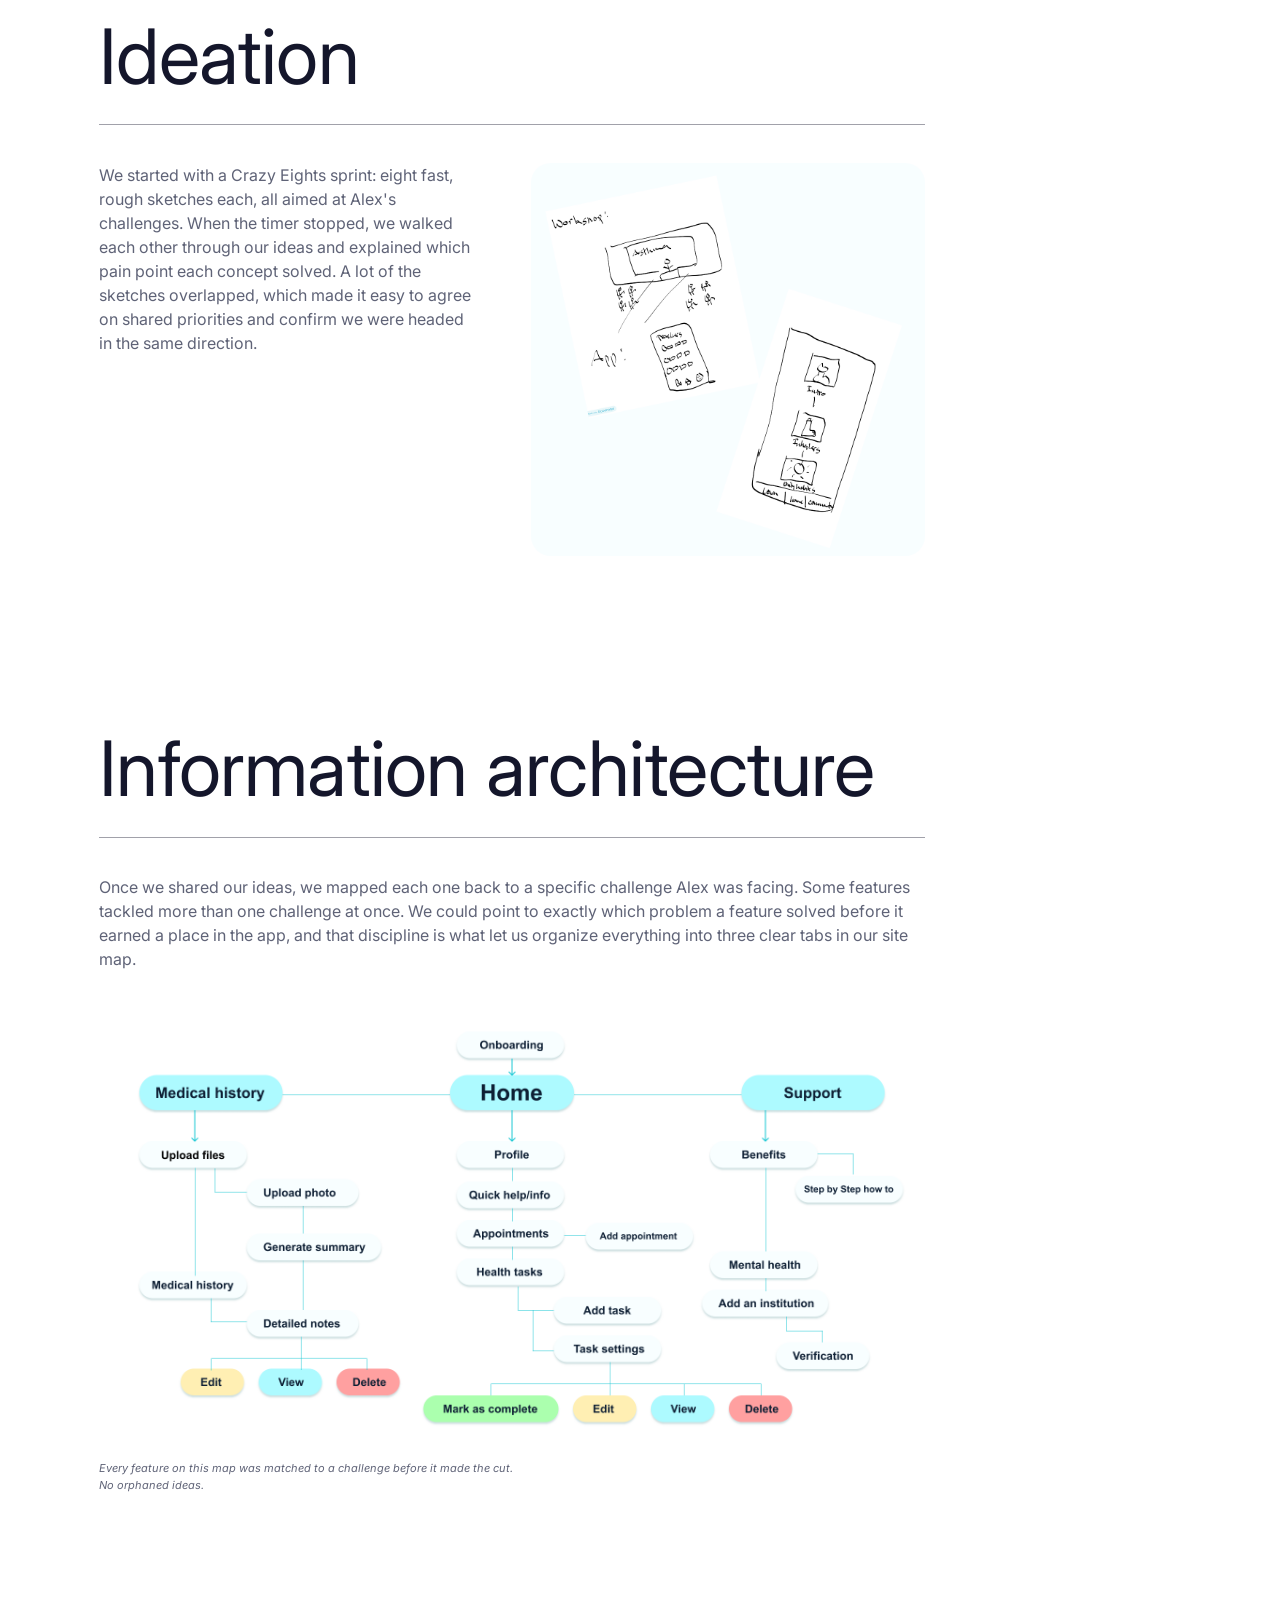
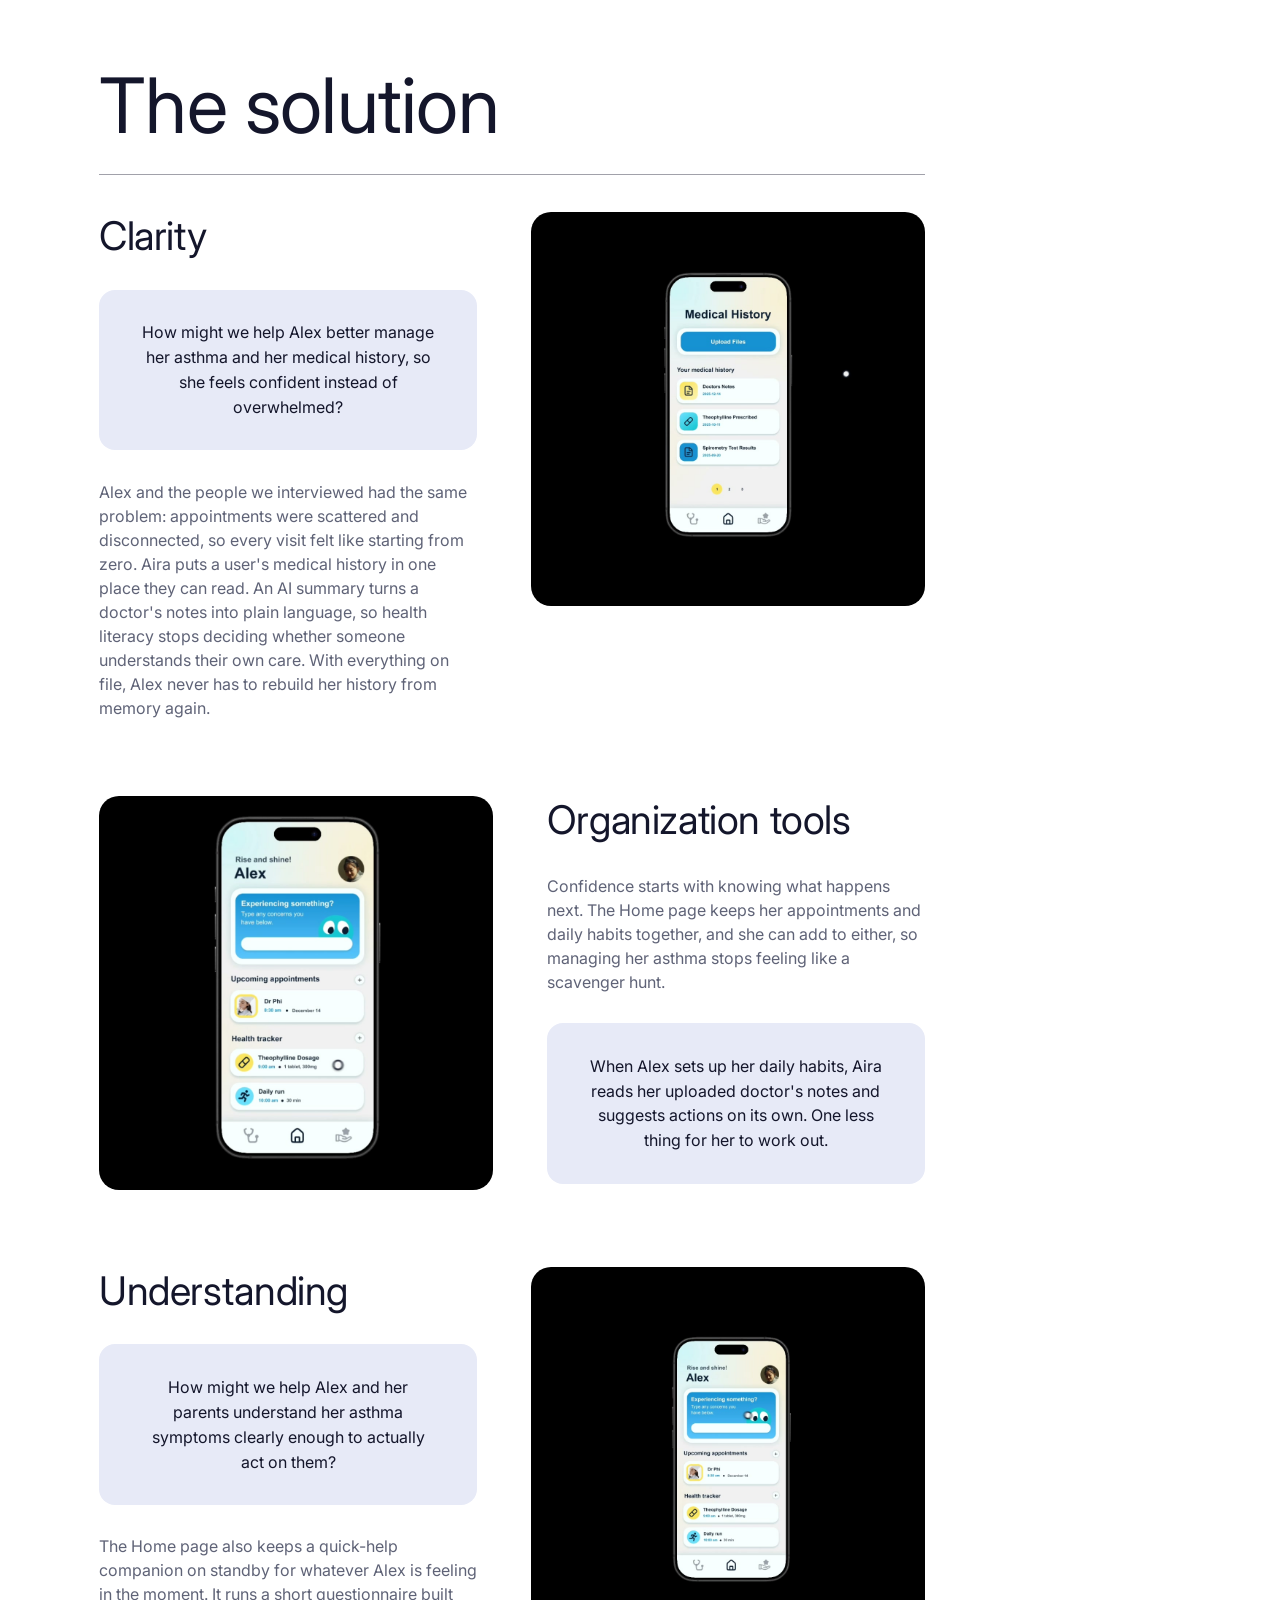
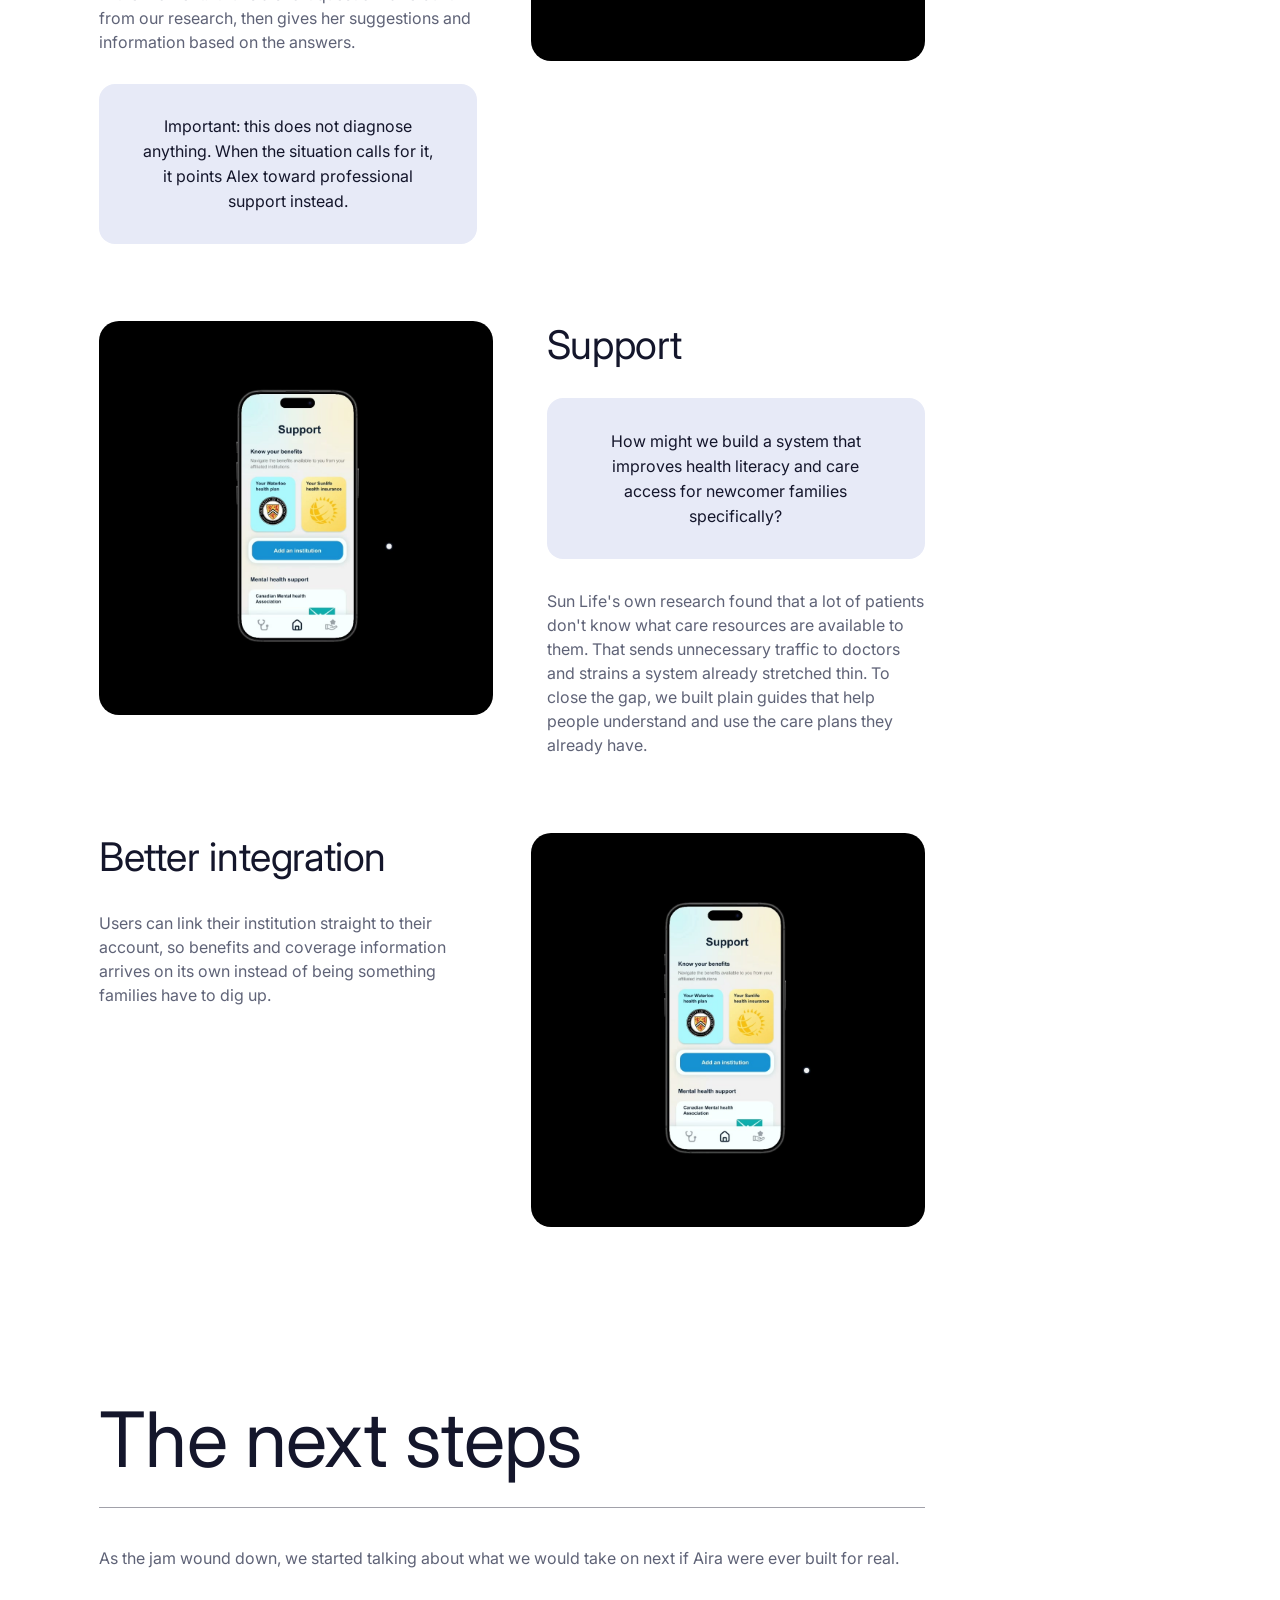
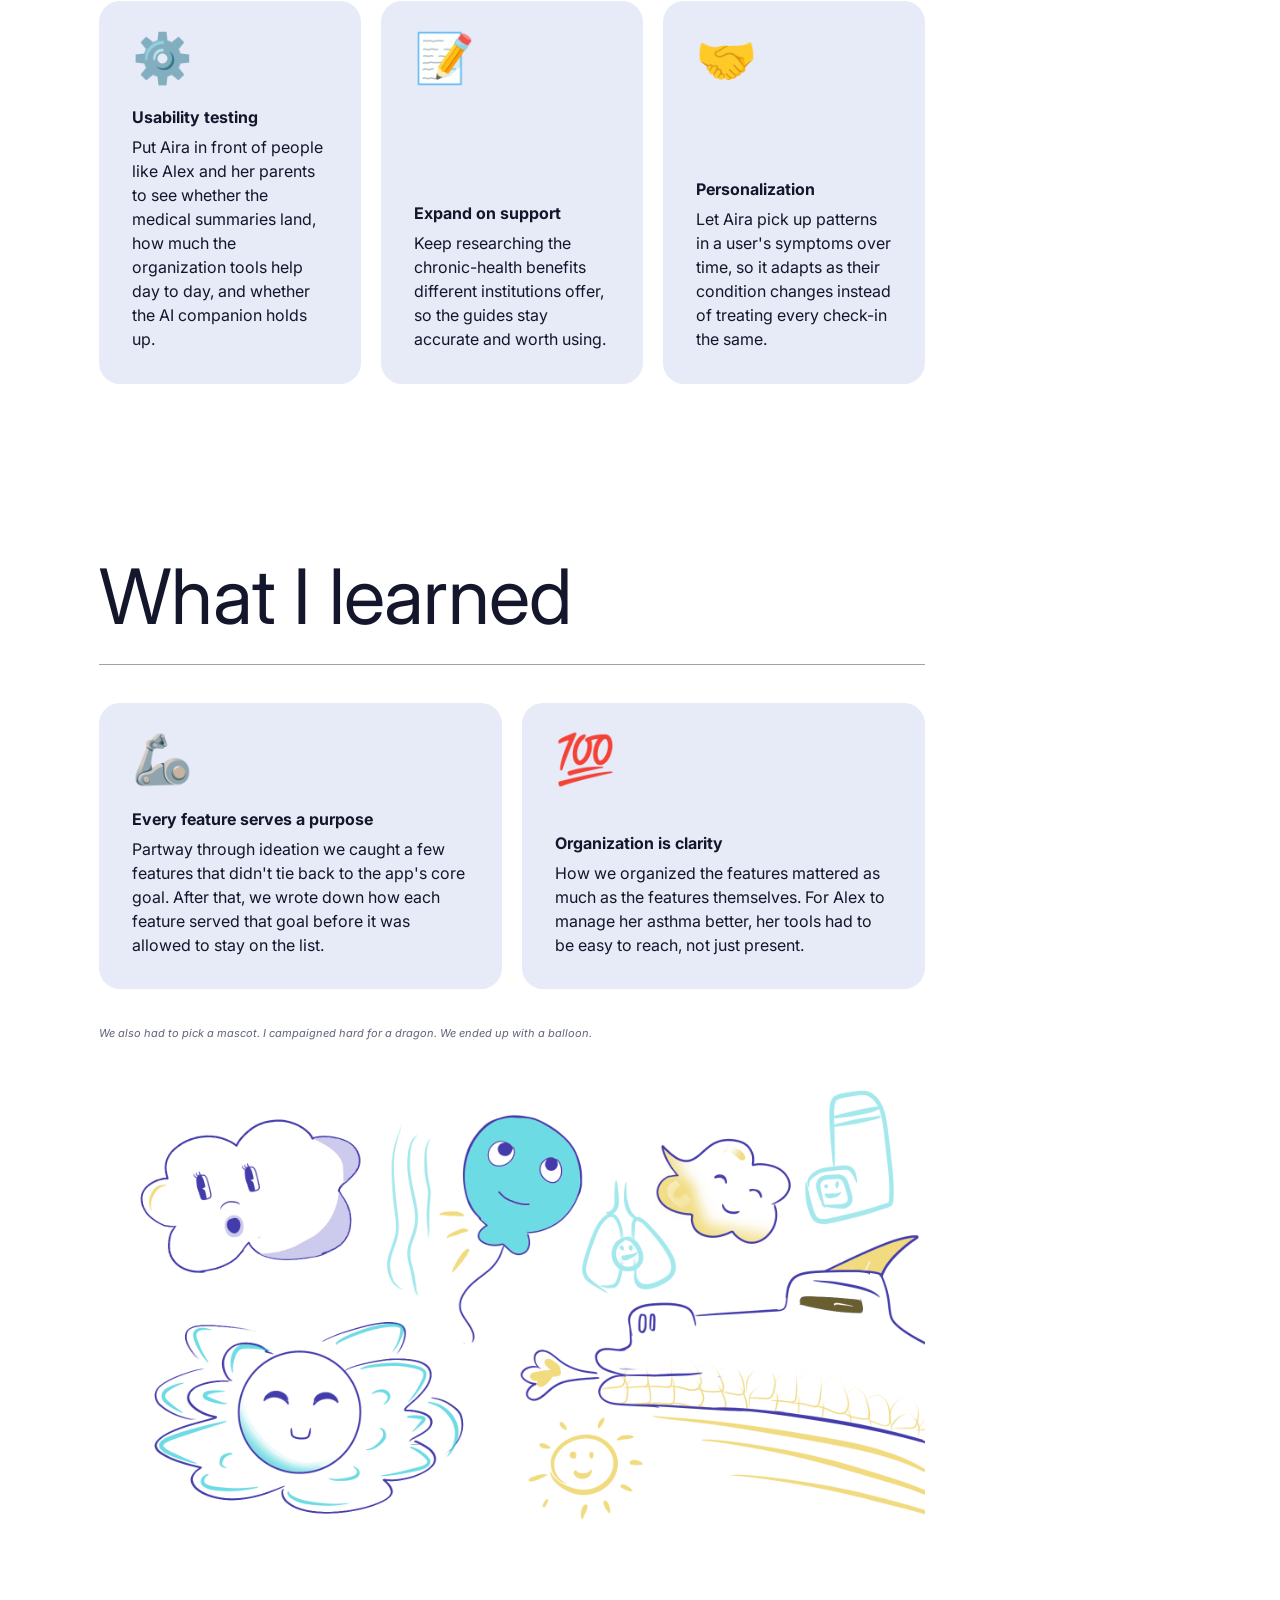
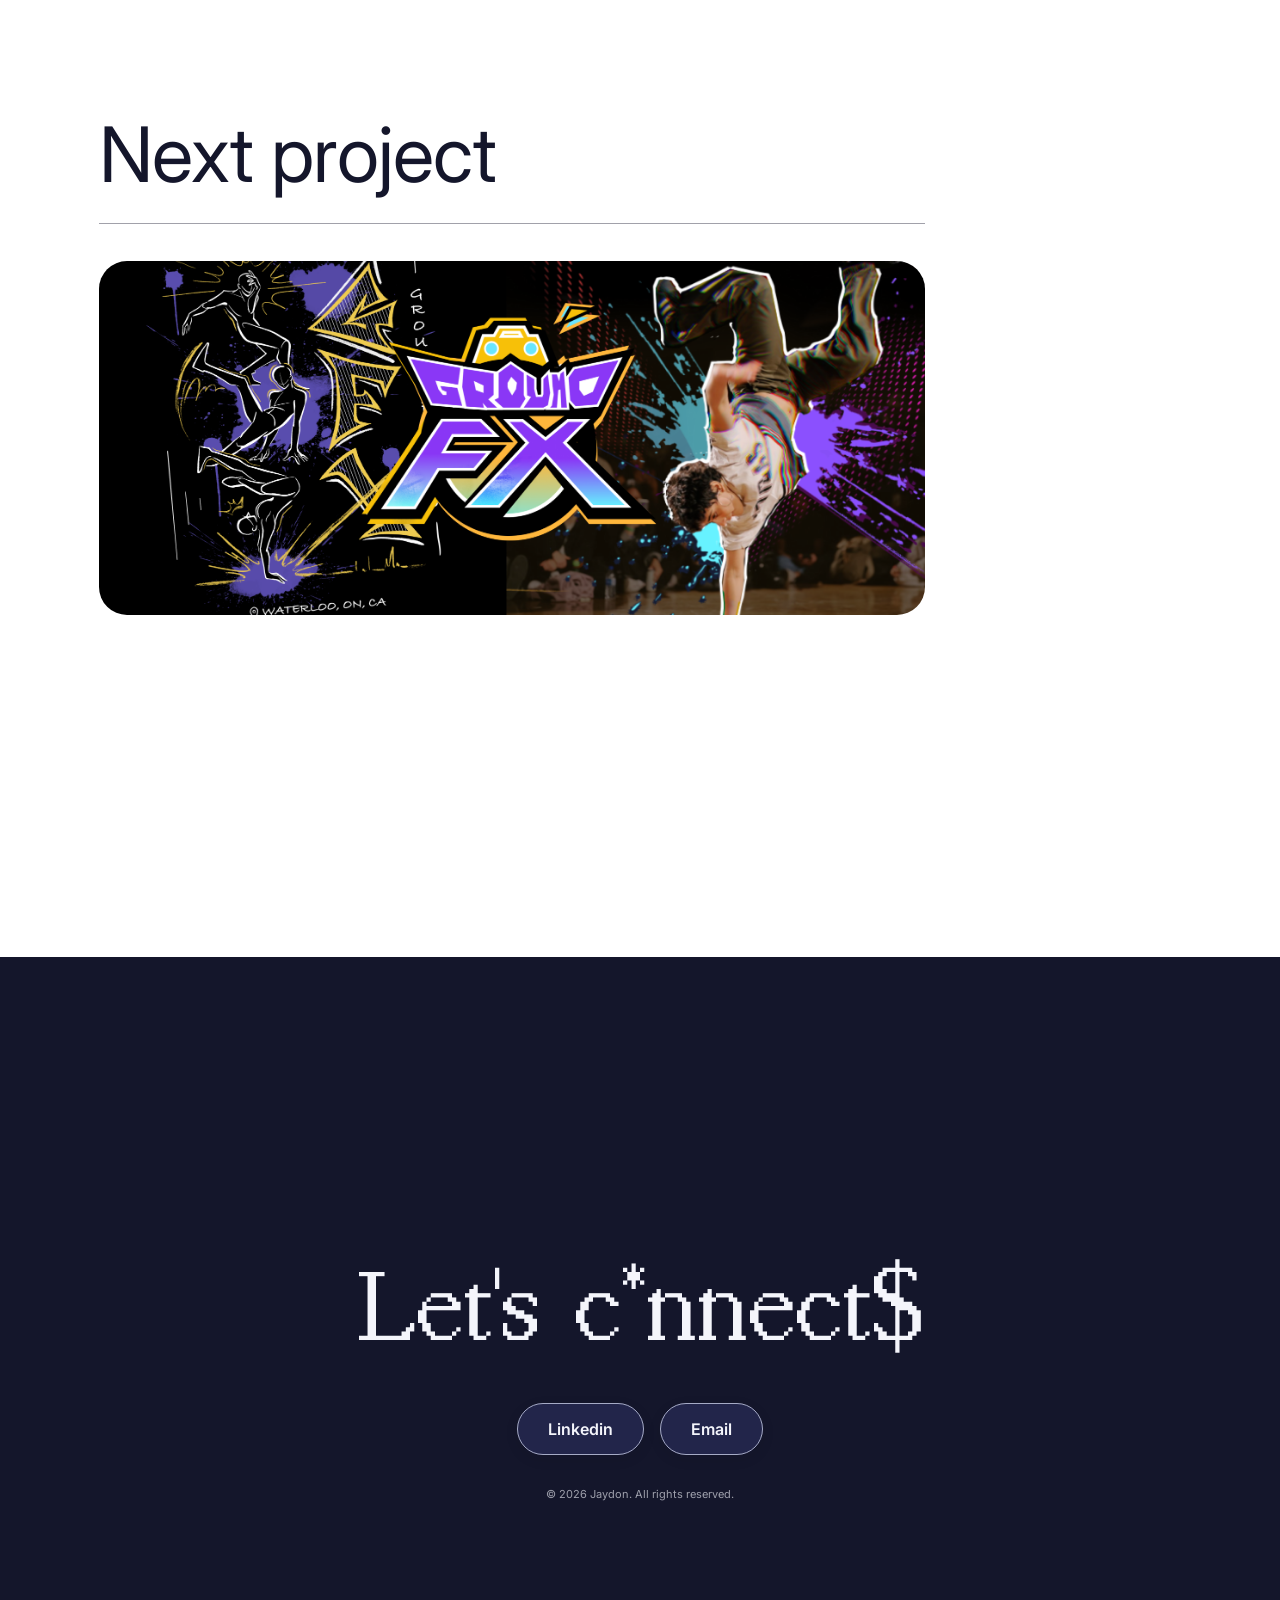
<file: case-studies/aira.html>
<!doctype html>
<html lang="en">
<head>
<meta charset="UTF-8" />
<script>
  /* applied before first paint so the page never flashes the wrong
     theme on load — the actual toggle logic lives in js/main.js.
     Light is the default: the attribute goes on unless this visitor has
     chosen dark, which is the only value that keeps it off. */
  if (localStorage.getItem("theme") !== "dark") {
    document.documentElement.dataset.theme = "light";
  }
</script>
<meta name="viewport" content="width=device-width, initial-scale=1.0" />
<title>Aira — Case Study — Jaydon</title>
<meta name="description" content="A health companion app from a Sun Life design jam, helping a teenager with asthma keep her medical history in one place and understand what it says." />

<!-- Open Graph / Twitter card: what a pasted link renders as in
     LinkedIn, Slack, iMessage and email. og:image and og:url are
     absolute: link scrapers ignore relative URLs. -->
<meta property="og:type" content="article" />
<meta property="og:site_name" content="Jaydon Wang" />
<meta property="og:locale" content="en_CA" />
<meta property="og:title" content="Aira: managing asthma" />
<meta property="og:description" content="A health companion app from a Sun Life design jam, helping a teenager with asthma keep her medical history in one place and understand what it says." />
<meta property="og:image" content="https://cimtook23.github.io/Portfolio/assets/images/aira-thumb.gif" />
<meta property="og:url" content="https://cimtook23.github.io/Portfolio/case-studies/aira.html" />
<meta property="og:image:alt" content="Aira: managing asthma" />
<meta name="twitter:card" content="summary_large_image" />
<meta name="twitter:title" content="Aira: managing asthma" />
<meta name="twitter:description" content="A health companion app from a Sun Life design jam, helping a teenager with asthma keep her medical history in one place and understand what it says." />
<meta name="twitter:image" content="https://cimtook23.github.io/Portfolio/assets/images/aira-thumb.gif" />
<link rel="icon" href="../assets/images/favicon.ico" sizes="any" />
<link rel="icon" type="image/png" sizes="32x32" href="../assets/images/favicon-32.png" />
<link rel="icon" type="image/png" sizes="16x16" href="../assets/images/favicon-16.png" />
<link rel="apple-touch-icon" href="../assets/images/favicon-180.png" />
<link rel="preconnect" href="https://fonts.googleapis.com" />
<link rel="preconnect" href="https://fonts.gstatic.com" crossorigin />
<link href="https://fonts.googleapis.com/css2?family=Inter:wght@400;500;600;700&display=swap" rel="stylesheet" />
<link rel="stylesheet" href="../css/style.css?v=122" />
</head>
<body class="case-study">

<div class="nav-wrap">
  <header class="nav container container--wide">
    <!-- logo + theme switch share the grid's first column so the bar
         stays a single row; see .nav__brand in style.css -->
    <div class="nav__brand">
      <a class="nav__logo" href="../index.html" aria-label="Jaydon — home">
        <span class="nav__logo-badge"><img src="../assets/images/nav-avatar.png" alt="" /></span>
      </a>
      <!-- light/dark switch. The CSS for this (.nav__theme-toggle and the
           sun/moon icon swap) already existed but no page ever rendered the
           button, so the theme could only be reached by hand-editing
           localStorage. -->
      <button class="nav__theme-toggle" id="themeToggle" aria-label="Switch colour theme" aria-pressed="true">
        <svg class="nav__theme-icon nav__theme-icon--sun" width="18" height="18" viewBox="0 0 24 24" fill="none" stroke="currentColor" stroke-width="1.8" stroke-linecap="round" aria-hidden="true">
          <circle cx="12" cy="12" r="4.2"/>
          <path d="M12 2.4v2.3M12 19.3v2.3M4.2 4.2l1.6 1.6M18.2 18.2l1.6 1.6M2.4 12h2.3M19.3 12h2.3M4.2 19.8l1.6-1.6M18.2 5.8l1.6-1.6"/>
        </svg>
        <svg class="nav__theme-icon nav__theme-icon--moon" width="18" height="18" viewBox="0 0 24 24" fill="none" stroke="currentColor" stroke-width="1.8" stroke-linecap="round" stroke-linejoin="round" aria-hidden="true">
          <path d="M20.5 14.6A8.6 8.6 0 0 1 9.4 3.5a8.6 8.6 0 1 0 11.1 11.1Z"/>
        </svg>
      </button>
    </div>

    <div class="nav__switch">
      <a class="nav__switch-opt is-active" href="../index.html" aria-current="page">Work</a>
      <a class="nav__switch-opt" href="../digital-media.html">Play</a>
    </div>

    <ul class="nav__links" id="navLinks">
      <li><a href="../about.html">About me</a></li>
      <li><a href="../assets/resume.pdf?v=2" target="_blank" rel="noopener">Resume</a></li>
      <li><a href="mailto:wang.jaydon1@gmail.com">Contact</a></li>
    </ul>


    <button class="nav__toggle" id="navToggle" aria-label="Toggle menu" aria-expanded="false">
      <svg width="18" height="18" viewBox="0 0 18 18" fill="none" xmlns="http://www.w3.org/2000/svg">
        <path d="M1 4H17M1 9H17M1 14H17" stroke="currentColor" stroke-width="1.6" stroke-linecap="round"/>
      </svg>
    </button>
  </header>
</div>

<main class="cs-container" id="top">

  <!-- ================= HERO ================= -->
  <section class="cs-hero">
    <div class="hero__grid" aria-hidden="true"></div>

    <!-- Decorative Aira welcome screen, swaying in 3D behind the hero.
         Positioned absolutely, so it contributes nothing to layout —
         the title, tags and meta band sit exactly where they did with
         it absent, and a long title simply passes in front of it
         (.cs-hero__top carries z-index: 1, this carries 0).
         aria-hidden + empty alt: it repeats what the case study already
         says in words, and pointer-events: none keeps it from reacting
         to (or swallowing) the cursor. Written after .hero__grid on
         purpose — both sit at z-index 0, so source order is what puts
         the card in front of the hairline grid. -->
    <div class="cs-hero__card cs-hero__card--aira" data-inview-anim aria-hidden="true">
      <!-- two copies, one facing each way: the card turns a full 360,
           so half of every revolution has its back to the viewer and a
           single image would either vanish or read mirrored. Same src
           both times, so the second face costs no extra download. -->
      <div class="cs-hero__card-spin">
        <img class="cs-hero__card-face" src="../assets/images/aira-hero-card.png" alt=""
             width="402" height="882" decoding="async" fetchpriority="low" />
        <img class="cs-hero__card-face cs-hero__card-face--back" src="../assets/images/aira-hero-card.png" alt=""
             width="402" height="882" decoding="async" fetchpriority="low" />
      </div>
    </div>

    <div class="cs-hero__top">
      <!-- tags moved in here, right under the title, instead of sitting
           after the whole title+meta row — that made their gap depend
           on whichever of the two was taller (meta's 3 stacked items
           usually beats a short one-line title), not the title itself,
           which is what actually reads as "spacing under the title". -->
      <div class="cs-hero__title-col">
        <h1 class="cs-hero__title reveal" data-scramble>Aira: managing asthma</h1>

        <div class="cs-hero__tags reveal">
          <span class="cs-tag">Design jam</span>
          <span class="cs-tag">2026</span>
          <span class="cs-tag">UX/UI</span>
          <span class="cs-tag">Healthcare</span>
        </div>
      </div>

      <div class="cs-hero__meta reveal">
        <div class="cs-hero__meta-item">
          <span>Role</span>
          <p>Project member</p>
        </div>
        <div class="cs-hero__meta-item">
          <span>Timeline</span>
          <p>4 weeks</p>
        </div>
        <div class="cs-hero__meta-item">
          <span>Skills</span>
          <p>User research, Figma, ideation.</p>
        </div>
      </div>
    </div>
  </section>

  <!-- ================= JUMP LINKS =================
       Lifted out of .cs-hero and given its own section: these are
       navigation into the page, not part of the hero's statement,
       and keeping them inside meant the hero had to reserve a
       10-21rem block of empty space to hold them at the bottom.
       That space now belongs to .cs-hero__meta instead. -->
  <section class="cs-jump">
    <div class="cs-jump__links reveal">
      <a class="btn btn-outline" href="#pain-points">See the problem ↓</a>
      <a class="btn btn-outline" href="#solutions">See the solution ↓</a>
    </div>
  </section>

  <!-- ================= CONTENT + TABLE OF CONTENTS =================
       Everything from here to the end of the case study sits in a two
       column grid: the article on the left, a sticky table of contents
       on the right. The hero and the jump links stay OUTSIDE it and keep
       the full page width - .cs-hero's background grid breaks out to
       100vw (see .cs-hero .hero__grid in style.css) and that trick only
       lands correctly while its containing block is still centred in the
       viewport, which a narrowed left column is not.

       The <aside> ships empty and hidden on purpose; main.js reads the
       section ids and headings below and builds the list from them, so
       adding or renaming a section here needs no edit there. If the
       script never runs the aside stays hidden and the page reads
       exactly as it did before the sidebar existed. -->
  <div class="cs-layout">
    <aside class="cs-toc" id="csToc" aria-label="On this page" hidden></aside>

    <div class="cs-layout__body">
      <!-- ================= INTRODUCTION ================= -->
      <section id="introduction">
        <h2 class="cs-heading reveal">Introduction</h2>
        <div class="cs-divider reveal"></div>
        <p class="hero__desc cs-para reveal" style="max-width: none;">Every term in my program, GBDA, Sun Life runs a
          design jam at Waterloo's Stratford campus. Student teams get a real healthcare challenge to solve.</p>
        <div class="cs-callout reveal" style="margin-top: clamp(1.5rem, 3vw, 2.25rem);">Our team drew chronic illness
          management, and we took it to asthma. From there every feature had to answer one question: does this help
          someone manage their own condition?</div>
        <div class="cs-wide-media reveal" style="margin-top: clamp(1.5rem, 3vw, 2.25rem);">
          <img src="../assets/images/aira-intro-screens.webp" alt="The four main Aira screens side by side: a welcome screen with the balloon mascot and a Get started button; a home screen greeting Alex with a symptom check-in field, upcoming appointments and a health tracker; a Medical History screen with an Upload Files button over doctors' notes, a prescription and test results; and a Support screen showing Waterloo and Sun Life benefit cards, an Add an institution button, and mental health resources" width="1760" height="936" loading="lazy" decoding="async" />
        </div>
      </section>

      <!-- ================= PROBLEM ================= -->
      <section id="problem">
        <h2 class="cs-heading reveal">Problem</h2>
        <div class="cs-divider reveal"></div>
        <div class="cs-split reveal">
          <div class="cs-split__body">
            <p class="hero__desc cs-para">A new chronic illness diagnosis comes with a lot at once: a fragmented healthcare
              system, hard-to-understand insurance benefits, and lifestyle changes patients are expected to figure out
              on their own. For Aira to matter, it had to help people understand their benefits, find their way
              through care pathways, and feel supported while they adjusted to living with the condition long term.</p>
            <div class="cs-callout">None of this is missing information. The notes, the benefits and the care
              pathways all exist already. What does not exist is a version of them a patient can use.</div>
          </div>
          <div class="cs-split__media">
            <div class="cs-square">
              <img src="../assets/images/aira-problem.png" alt="Illustration of a kid wearing a face mask, feeling under the weather" loading="lazy" decoding="async" />
            </div>
          </div>
        </div>
      </section>

      <!-- ================= WHO WE'RE BUILDING FOR ================= -->
      <section id="persona" data-toc="Who it's for">
        <h2 class="cs-heading reveal">Who we're building for</h2>
        <div class="cs-divider reveal"></div>
        <p class="hero__desc cs-para reveal" style="max-width: none;">Meet Alex, a 16-year-old student living with asthma
          that's poorly managed because of inconsistent care, limited health literacy at home, and a healthcare
          system that doesn't make things easy. Alex's family are newcomers to Canada, and both Alex and her parents
          struggle to make sense of medical information, find the right services, and catch early warning signs
          before they become emergencies. Those gaps are what send preventable cases to the ER.</p>
        <div class="cs-wide-media reveal" style="margin-top: clamp(1.5rem, 3vw, 2.25rem);">
          <img src="../assets/images/aira-persona.png" alt="Alex persona research document — a 16-year-old newcomer student with asthma, her challenges, goals, risks, and applicable paramedical benefits" loading="lazy" decoding="async" />
        </div>
      </section>

      <!-- ================= PAIN POINTS ================= -->
      <section id="pain-points" data-toc="Pain points">
        <h2 class="cs-heading reveal">What are the pain points?</h2>
        <div class="cs-divider reveal"></div>
        <p class="hero__desc cs-para reveal" style="max-width: none; margin-bottom: clamp(1.5rem, 3vw, 2.25rem);">Three challenges
          kept coming up, both in Alex's story and in the interviews we ran with real participants.</p>

        <div class="cs-guidelines-grid reveal">
          <div class="cs-guideline-item">
            <div class="cs-square">
              <img src="../assets/images/aira-pain-clarity.png" alt="Illustration of a confused girl with three blank documents floating over her head, representing scattered medical records" loading="lazy" decoding="async" />
            </div>
            <p class="cs-caption"><strong>Clarity</strong>Medical information is scattered across different
              documents. Alex can't see her own history as one clear picture, and that chips away at her confidence
              in managing her asthma over time.</p>
          </div>
          <div class="cs-guideline-item">
            <div class="cs-square">
              <img src="../assets/images/aira-pain-understanding.png" alt="Illustration of a girl using an inhaler, unsure what her symptoms mean" loading="lazy" decoding="async" />
            </div>
            <p class="cs-caption"><strong>Understanding</strong>Alex struggles to read her own asthma reactions and
              decide what to do about them. That leads to delayed care, or ER trips that didn't need to happen.</p>
          </div>
          <div class="cs-guideline-item">
            <div class="cs-square">
              <img src="../assets/images/aira-pain-support.png" alt="Illustration of a girl staring in confusion at a sticky note dosage reminder and a page of test results" loading="lazy" decoding="async" />
            </div>
            <p class="cs-caption"><strong>Support</strong>Newcomer families run into real barriers to health
              literacy and care access. Dense medical language and an unfamiliar system make it hard for families
              like Alex's to use the resources already available to them.</p>
          </div>
        </div>
      </section>

      <!-- ================= IDEATION ================= -->
      <section id="ideation">
        <h2 class="cs-heading reveal">Ideation</h2>
        <div class="cs-divider reveal"></div>
        <div class="cs-split reveal">
          <div class="cs-split__body">
            <p class="hero__desc cs-para">We started with a Crazy Eights sprint: eight fast, rough sketches each, all aimed
              at Alex's challenges. When the timer stopped, we walked each other through our ideas and explained which
              pain point each concept solved. A lot of the sketches overlapped, which made it easy to agree on shared
              priorities and confirm we were headed in the same direction.</p>
          </div>
          <div class="cs-split__media">
            <div class="cs-square">
              <img src="../assets/images/aira-rough-prototypes.png" alt="Hand-drawn workshop and app sketches from the Crazy Eights ideation sprint" loading="lazy" decoding="async" />
            </div>
          </div>
        </div>
      </section>

      <!-- ================= INFORMATION ARCHITECTURE ================= -->
      <section id="architecture" data-toc="Architecture">
        <h2 class="cs-heading reveal">Information architecture</h2>
        <div class="cs-divider reveal"></div>
        <p class="hero__desc cs-para reveal" style="max-width: none;">Once we shared our ideas, we mapped each one back to a
          specific challenge Alex was facing. Some features tackled more than one challenge at once. We could point
          to exactly which problem a feature solved before it earned a place in the app, and that discipline is what
          let us organize everything into three clear tabs in our site map.</p>
        <div class="cs-wide-media reveal" style="margin-top: clamp(1.5rem, 3vw, 2.25rem);">
          <img src="../assets/images/aira-framework.png" alt="Aira site map — Home, Medical history, and Support tabs branching from onboarding, with their respective sub-features" loading="lazy" decoding="async" />
        </div>
        <p class="cs-caption cs-caption--italic reveal">Every feature on this map was matched to a challenge before
          it made the cut. No orphaned ideas.</p>
      </section>

      <!-- ================= SOLUTIONS ================= -->
      <section id="solutions">
        <h2 class="cs-heading reveal">The solution</h2>
        <div class="cs-divider reveal"></div>

        <div class="cs-split reveal">
          <div class="cs-split__body">
            <h3 class="cs-subheading">Clarity</h3>
            <div class="cs-callout">How might we help Alex better manage her asthma and her medical history, so she
              feels confident instead of overwhelmed?</div>
            <p class="hero__desc cs-para">Alex and the people we interviewed had the same problem: appointments were
              scattered and disconnected, so every visit felt like starting from zero. Aira puts a user's medical
              history in one place they can read. An AI summary turns a doctor's notes into plain language, so
              health literacy stops deciding whether someone understands their own care. With everything on file,
              Alex never has to rebuild her history from memory again.</p>
          </div>
          <div class="cs-split__media">
            <div class="cs-square">
              <video data-src="../assets/videos/aira-clarity-demo.mp4" poster="../assets/videos/aira-clarity-demo-poster.jpg" muted loop preload="none" playsinline
                aria-label="Screen recording of uploading and viewing medical history in Aira"></video>
            </div>
          </div>
        </div>

        <div class="cs-split cs-split--reverse reveal">
          <div class="cs-split__body">
            <h3 class="cs-subheading">Organization tools</h3>
            <p class="hero__desc cs-para">Confidence starts with knowing what happens next. The Home page keeps her
              appointments and daily habits together, and she can add to either, so managing her asthma stops
              feeling like a scavenger hunt.</p>
            <div class="cs-callout">When Alex sets up her daily habits, Aira reads her uploaded doctor's notes and
              suggests actions on its own. One less thing for her to work out.</div>
          </div>
          <div class="cs-split__media">
            <div class="cs-square">
              <video data-src="../assets/videos/aira-organization-demo.mp4" poster="../assets/videos/aira-organization-demo-poster.jpg" muted loop preload="none" playsinline
                aria-label="Screen recording of the Home page's appointment and daily habit organization tools"></video>
            </div>
          </div>
        </div>

        <div class="cs-split reveal">
          <div class="cs-split__body">
            <h3 class="cs-subheading">Understanding</h3>
            <div class="cs-callout">How might we help Alex and her parents understand her asthma symptoms clearly
              enough to actually act on them?</div>
            <p class="hero__desc cs-para">The Home page also keeps a quick-help companion on standby for whatever Alex
              is feeling in the moment. It runs a short questionnaire built from our research, then gives her
              suggestions and information based on the answers.</p>
            <div class="cs-callout">Important: this does not diagnose anything. When the situation calls for it, it
              points Alex toward professional support instead.</div>
          </div>
          <div class="cs-split__media">
            <div class="cs-square">
              <video data-src="../assets/videos/aira-understanding-demo.mp4" poster="../assets/videos/aira-understanding-demo-poster.jpg" muted loop preload="none" playsinline
                aria-label="Screen recording of the quick-help companion questionnaire"></video>
            </div>
          </div>
        </div>

        <div class="cs-split cs-split--reverse reveal">
          <div class="cs-split__body">
            <h3 class="cs-subheading">Support</h3>
            <div class="cs-callout">How might we build a system that improves health literacy and care access for
              newcomer families specifically?</div>
            <p class="hero__desc cs-para">Sun Life's own research found that a lot of patients don't know what care
              resources are available to them. That sends unnecessary traffic to doctors and strains a system
              already stretched thin. To close the gap, we built plain guides that help people understand and use
              the care plans they already have.</p>
          </div>
          <div class="cs-split__media">
            <div class="cs-square">
              <video data-src="../assets/videos/aira-support-demo.mp4" poster="../assets/videos/aira-support-demo-poster.jpg" muted loop preload="none" playsinline
                aria-label="Screen recording of the care access and benefits guides"></video>
            </div>
          </div>
        </div>

        <div class="cs-split reveal">
          <div class="cs-split__body">
            <h3 class="cs-subheading">Better integration</h3>
            <p class="hero__desc cs-para">Users can link their institution straight to their account, so benefits and
              coverage information arrives on its own instead of being something families have to dig up.</p>
          </div>
          <div class="cs-split__media">
            <div class="cs-square">
              <video data-src="../assets/videos/aira-integration-demo.mp4" poster="../assets/videos/aira-integration-demo-poster.jpg" muted loop preload="none" playsinline
                aria-label="Screen recording of linking an affiliated institution to an Aira account"></video>
            </div>
          </div>
        </div>
      </section>

      <!-- ================= THE NEXT STEPS ================= -->
      <section id="next-steps">
        <h2 class="cs-heading reveal">The next steps</h2>
        <div class="cs-divider reveal"></div>
        <p class="hero__desc cs-para reveal" style="max-width: none;">As the jam wound down, we started talking about
          what we would take on next if Aira were ever built for real.</p>

        <div class="cs-takeaways-grid reveal">
          <div class="cs-takeaway-card">
            <span class="cs-takeaway-card__emoji" aria-hidden="true">⚙️</span>
            <div class="cs-takeaway-card__text">
              <h3>Usability testing</h3>
              <p>Put Aira in front of people like Alex and her parents to see whether the medical summaries land,
                how much the organization tools help day to day, and whether the AI companion holds up.</p>
            </div>
          </div>
          <div class="cs-takeaway-card">
            <span class="cs-takeaway-card__emoji" aria-hidden="true">📝</span>
            <div class="cs-takeaway-card__text">
              <h3>Expand on support</h3>
              <p>Keep researching the chronic-health benefits different institutions offer, so the guides stay
                accurate and worth using.</p>
            </div>
          </div>
          <div class="cs-takeaway-card">
            <span class="cs-takeaway-card__emoji" aria-hidden="true">🤝</span>
            <div class="cs-takeaway-card__text">
              <h3>Personalization</h3>
              <p>Let Aira pick up patterns in a user's symptoms over time, so it adapts as their condition changes
                instead of treating every check-in the same.</p>
            </div>
          </div>
        </div>
      </section>

      <!-- ================= WHAT I LEARNED ================= -->
      <section id="takeaways">
        <h2 class="cs-heading reveal">What I learned</h2>
        <div class="cs-divider reveal"></div>

        <div class="cs-takeaways-grid reveal">
          <div class="cs-takeaway-card">
            <span class="cs-takeaway-card__emoji" aria-hidden="true">🦾</span>
            <div class="cs-takeaway-card__text">
              <h3>Every feature serves a purpose</h3>
              <p>Partway through ideation we caught a few features that didn't tie back to the app's core goal.
                After that, we wrote down how each feature served that goal before it was allowed to stay on the
                list.</p>
            </div>
          </div>
          <div class="cs-takeaway-card">
            <span class="cs-takeaway-card__emoji" aria-hidden="true">💯</span>
            <div class="cs-takeaway-card__text">
              <h3>Organization is clarity</h3>
              <p>How we organized the features mattered as much as the features themselves. For Alex to manage her
                asthma better, her tools had to be easy to reach, not just present.</p>
            </div>
          </div>
        </div>

        <div class="reveal" style="margin-top: clamp(1.5rem, 3vw, 2.25rem);">
          <p class="cs-caption cs-caption--italic" style="margin-top: 0; margin-bottom: clamp(1.5rem, 3vw, 2.25rem); max-width: none;">We
            also had to pick a mascot. I campaigned hard for a dragon. We ended up with a balloon.</p>
          <div class="cs-wide-media">
            <img src="../assets/images/aira-sketches.png" alt="Rough mascot sketches — clouds, a balloon character, lungs, and a toothbrush, exploring Aira's visual identity" loading="lazy" decoding="async" />
          </div>
        </div>
      </section>

      <!-- ================= NEXT PROJECT ================= -->
      <section id="next-project">
        <h2 class="cs-heading reveal">Next project</h2>
        <div class="cs-divider reveal"></div>

        <a class="case-banner cs-next-project reveal" href="ground-fx.html" aria-label="Next project — Ground FX">
          <img src="../assets/images/ground-fx-thumb.png" alt="Ground FX — breakdancing event branding and motion graphics" loading="lazy" decoding="async" />
        </a>
      </section>
    </div>
  </div>

</main>

<footer>
  <div class="footer-inner">
    <h2 class="reveal" data-scramble>Let's c*nnect!</h2>
    <div class="footer-links">
      <a class="btn" href="https://www.linkedin.com/in/jaydon-wang-26b677220/" target="_blank" rel="noopener">Linkedin</a>
      <a class="btn" href="mailto:wang.jaydon1@gmail.com">Email</a>
    </div>
    <p>© 2026 Jaydon. All rights reserved.</p>
  </div>
</footer>

<script src="../js/main.js?v=68"></script>
<script src="../js/scramble-text.js?v=59"></script>
</body>
</html>
</file>
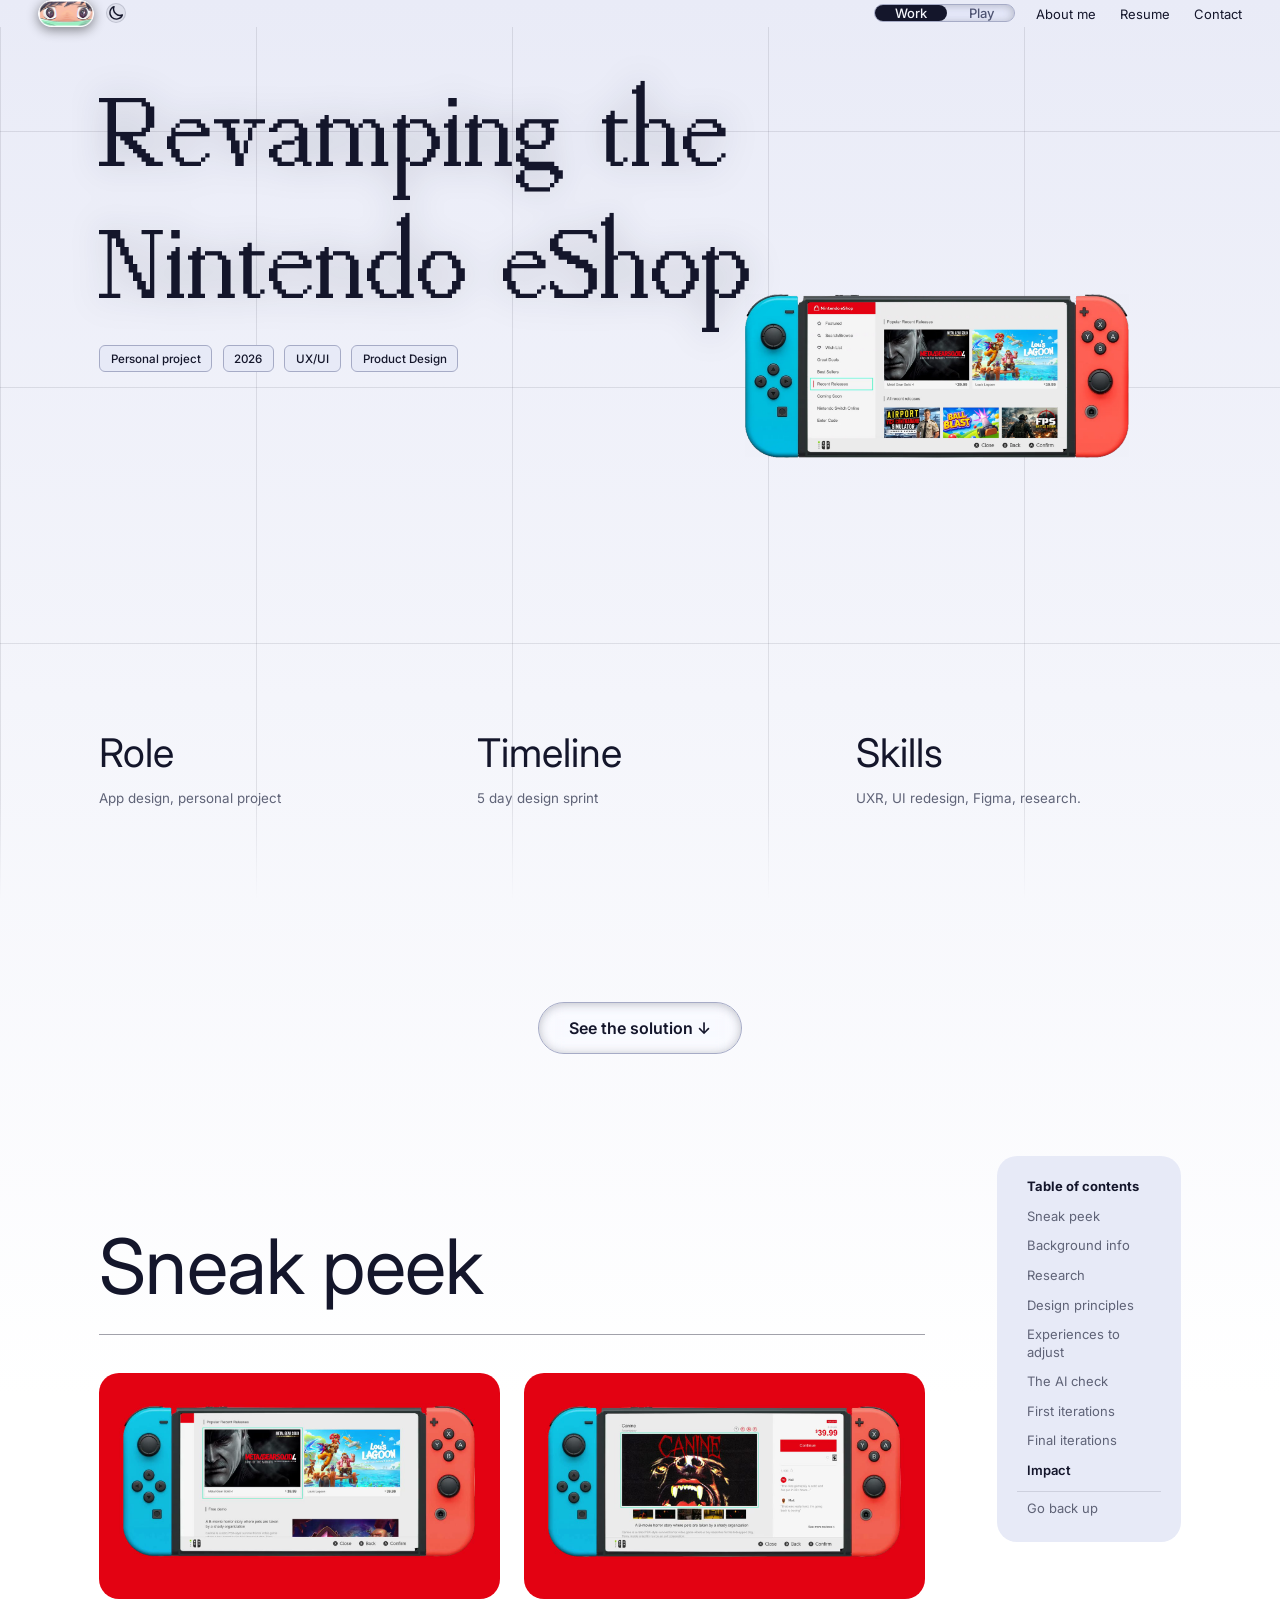
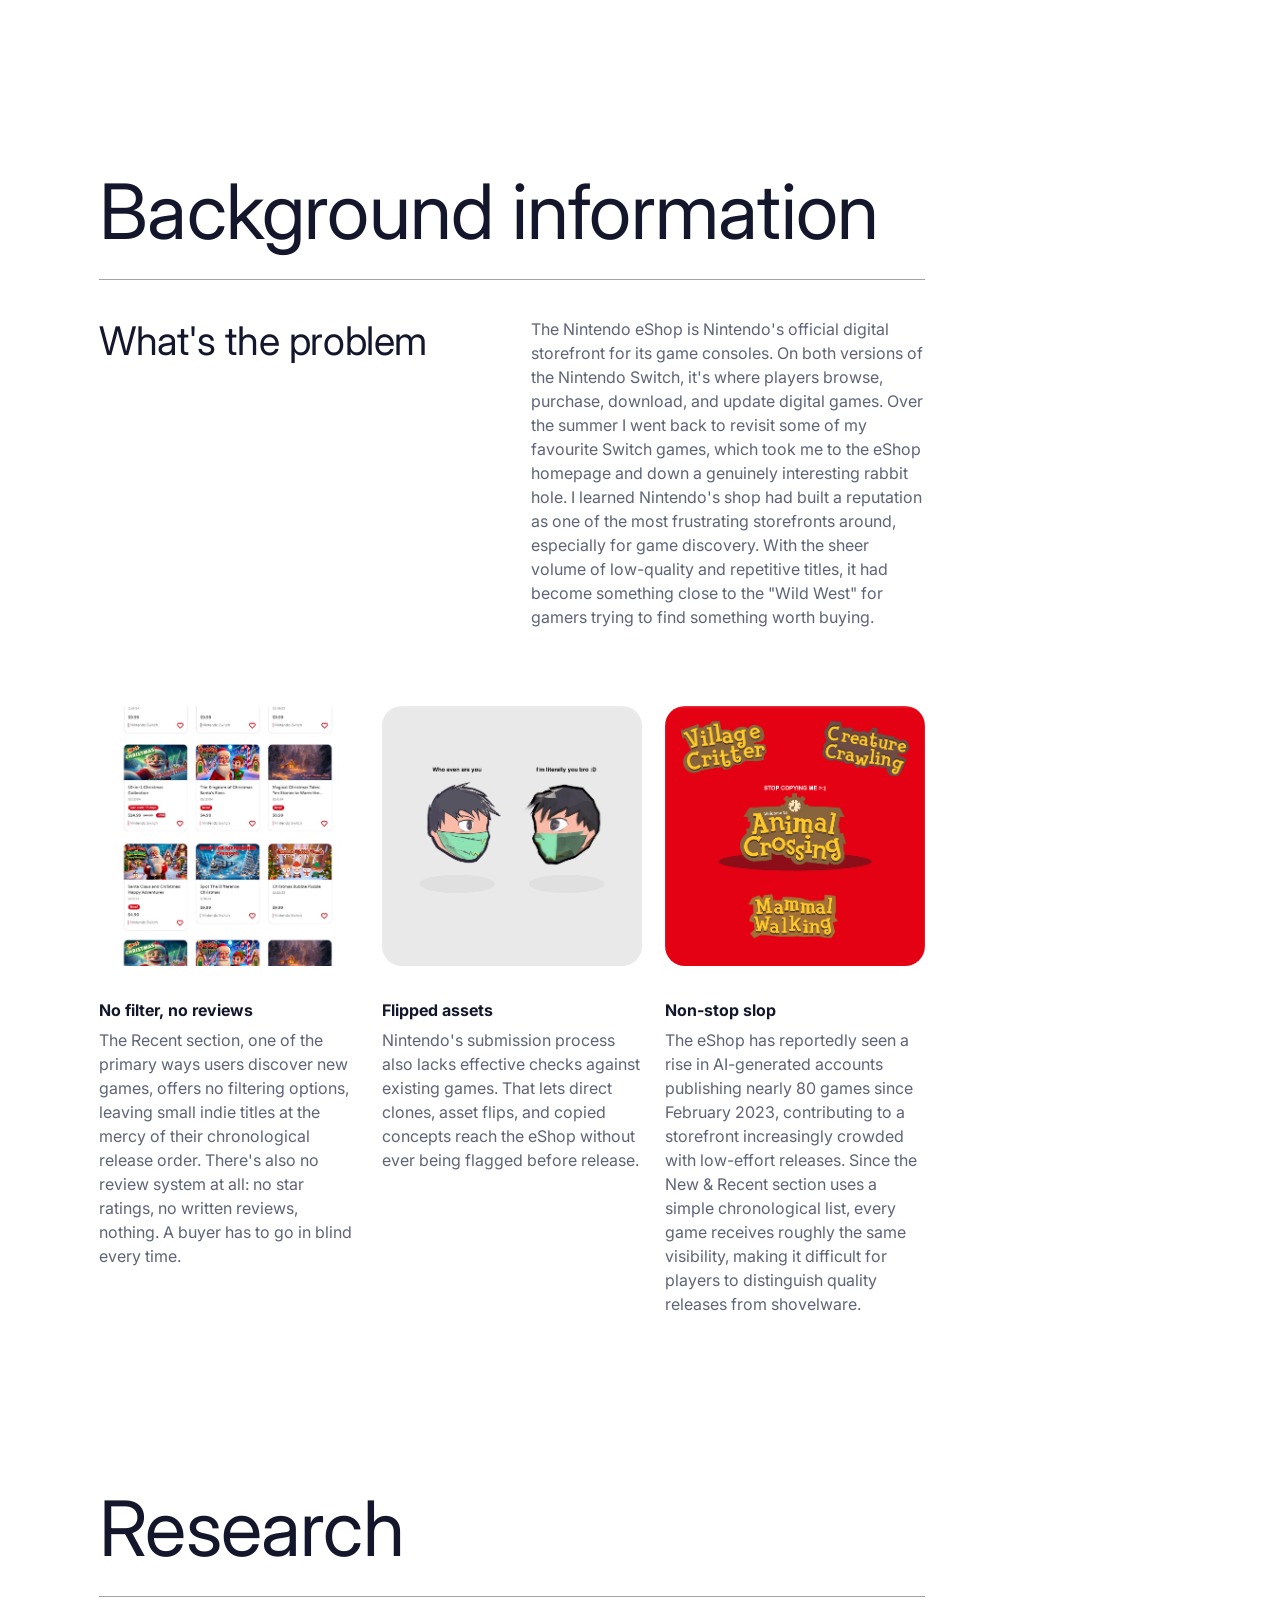
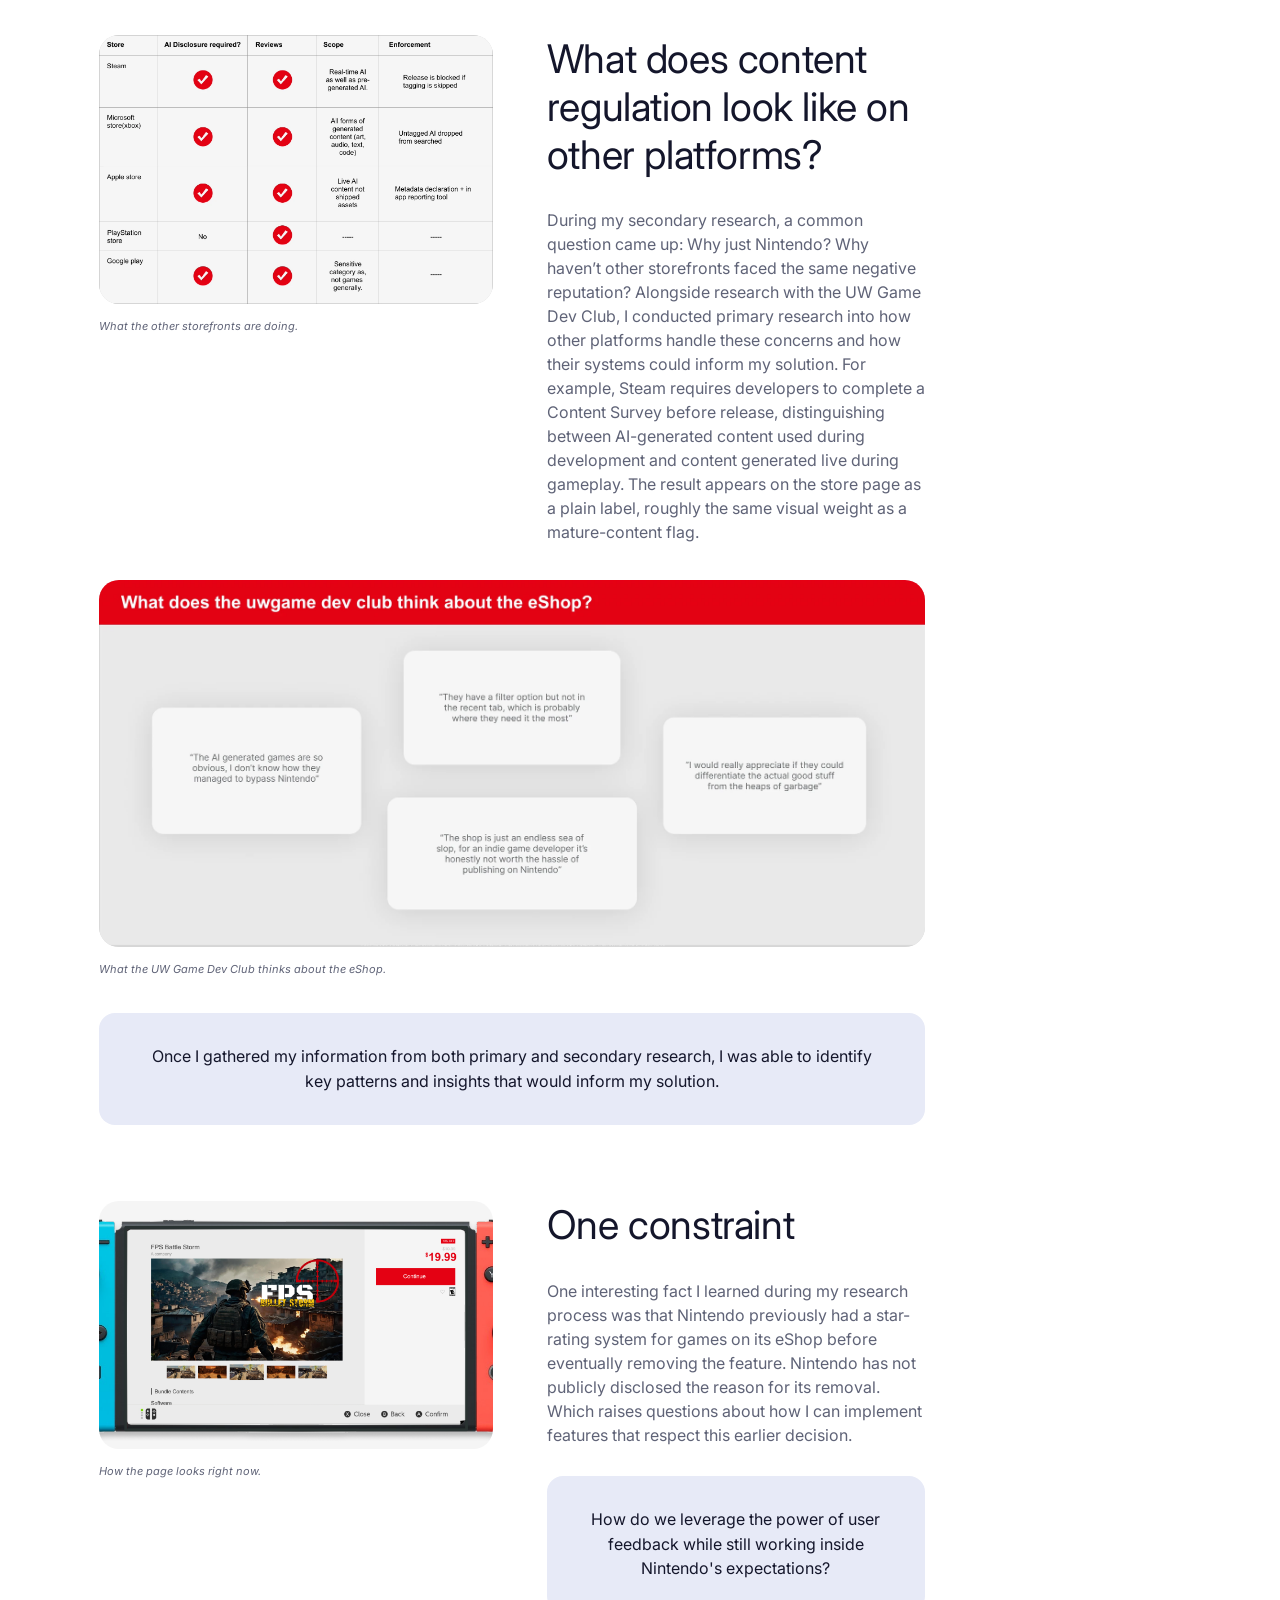
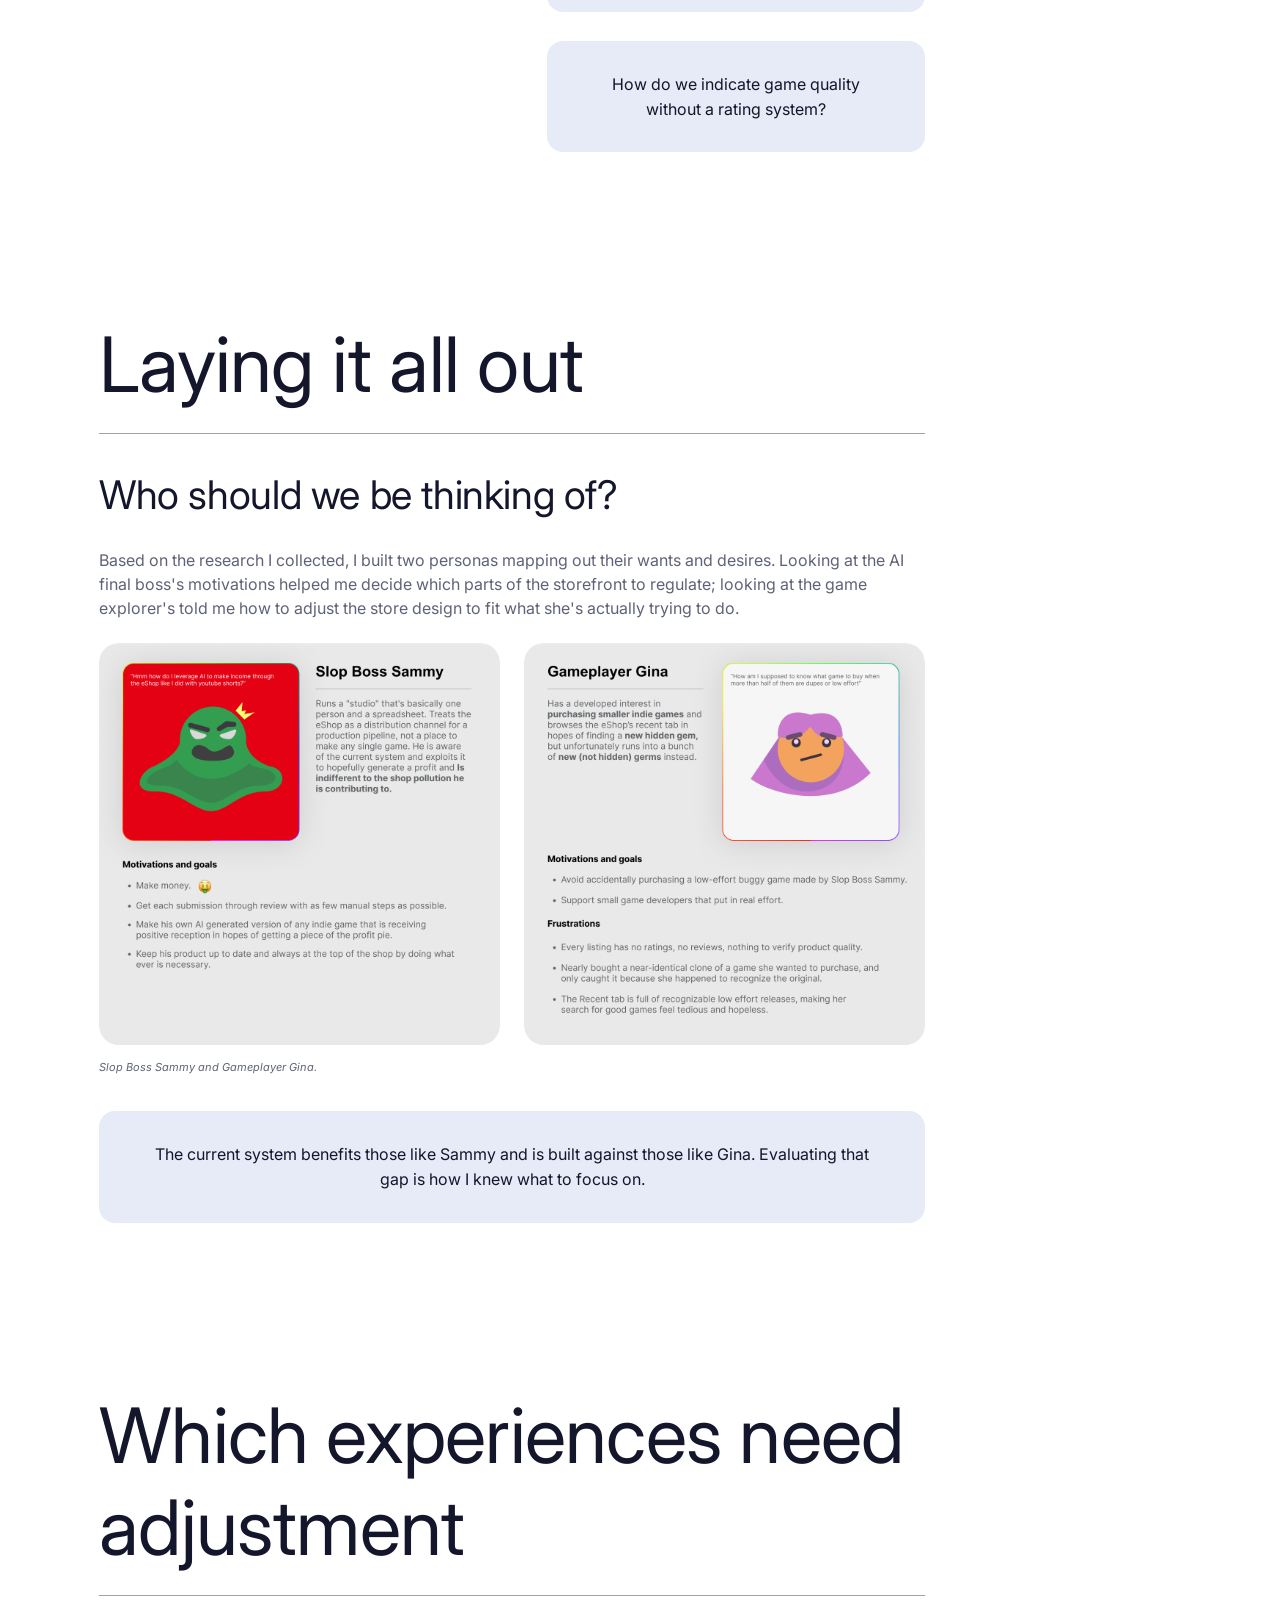
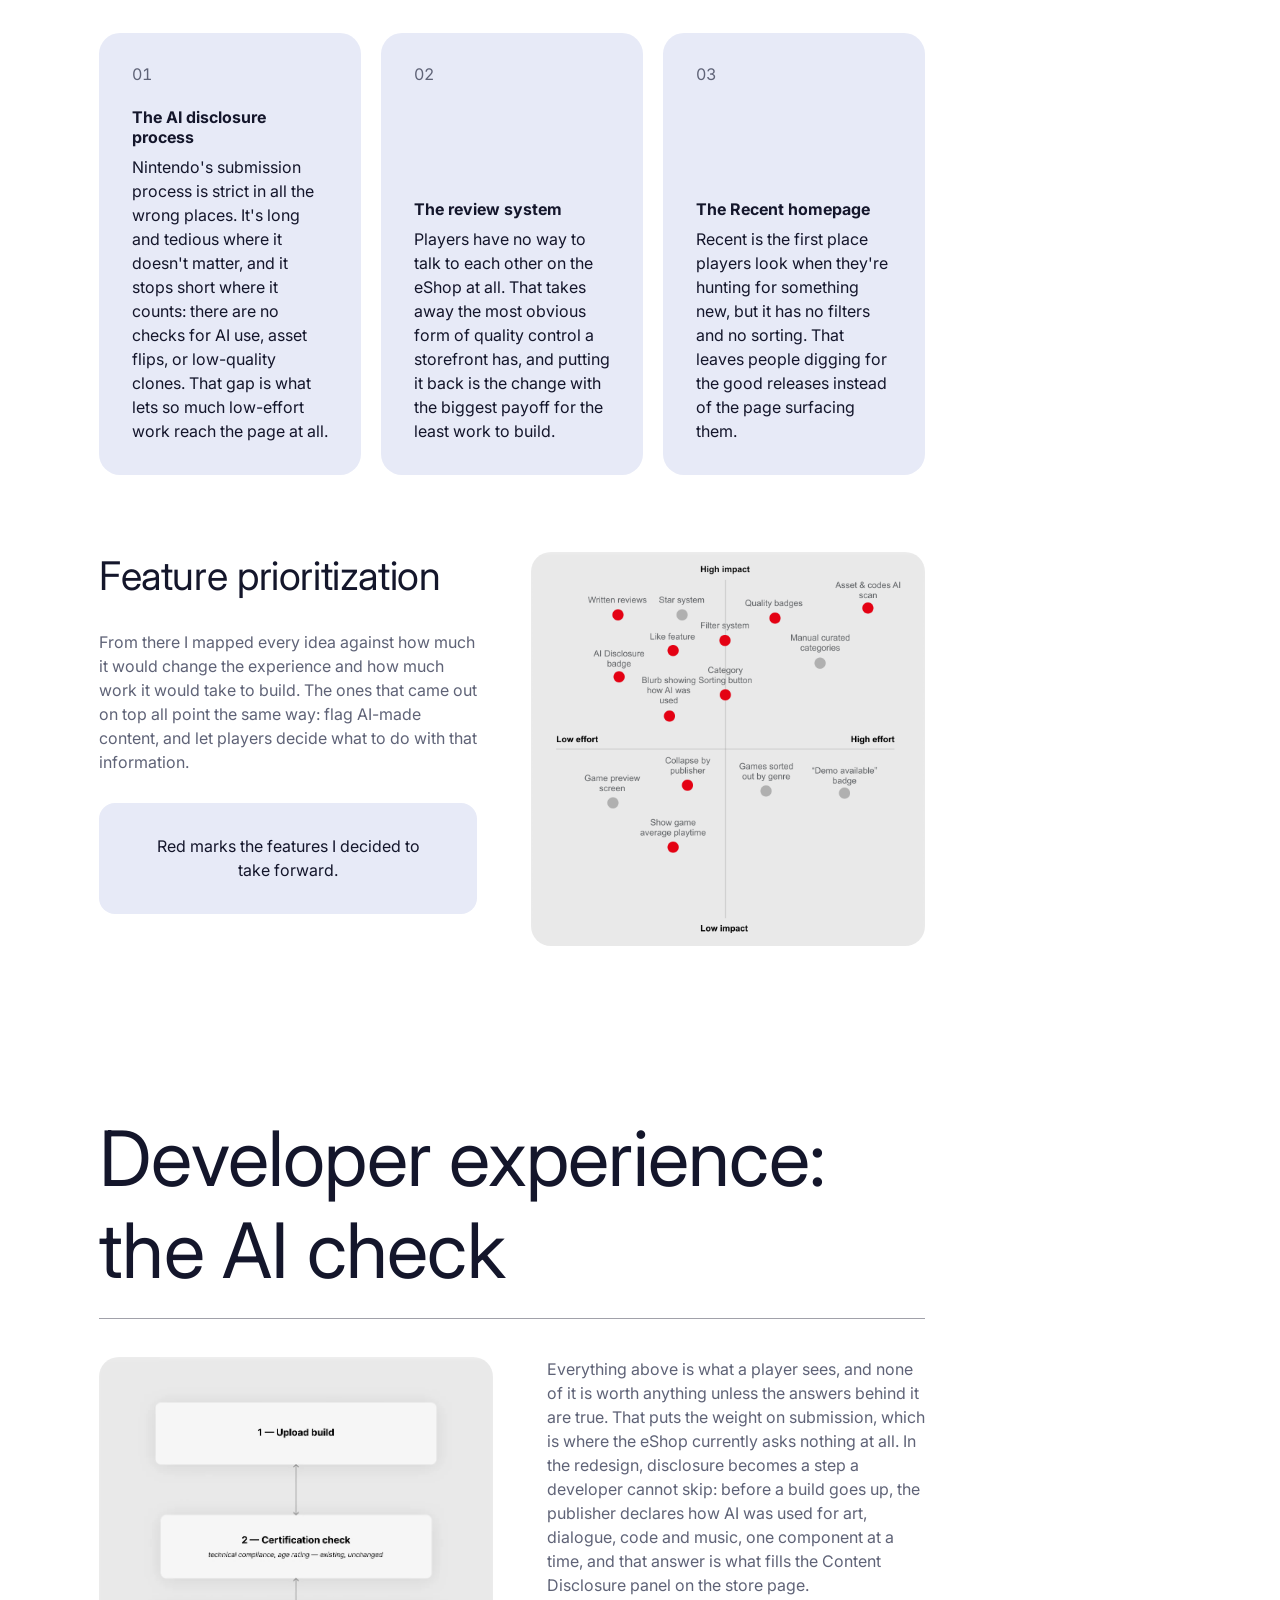
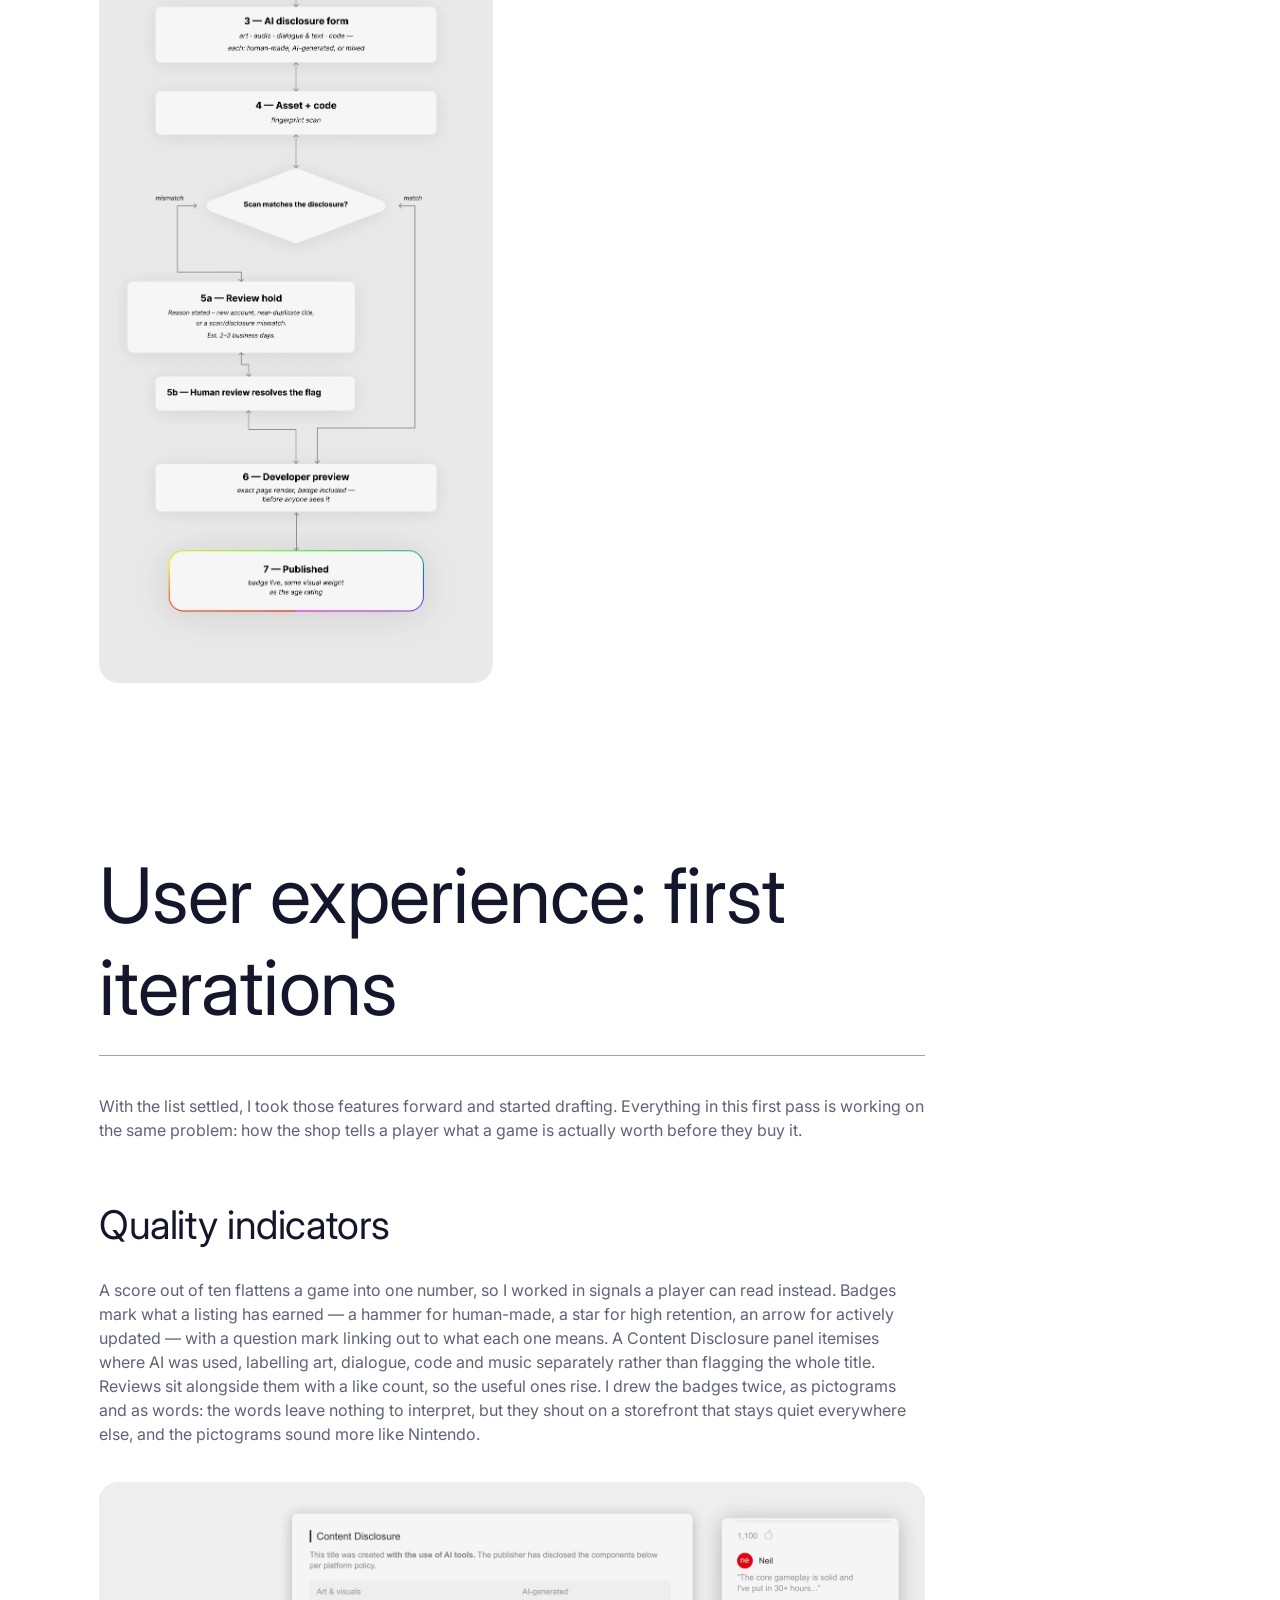
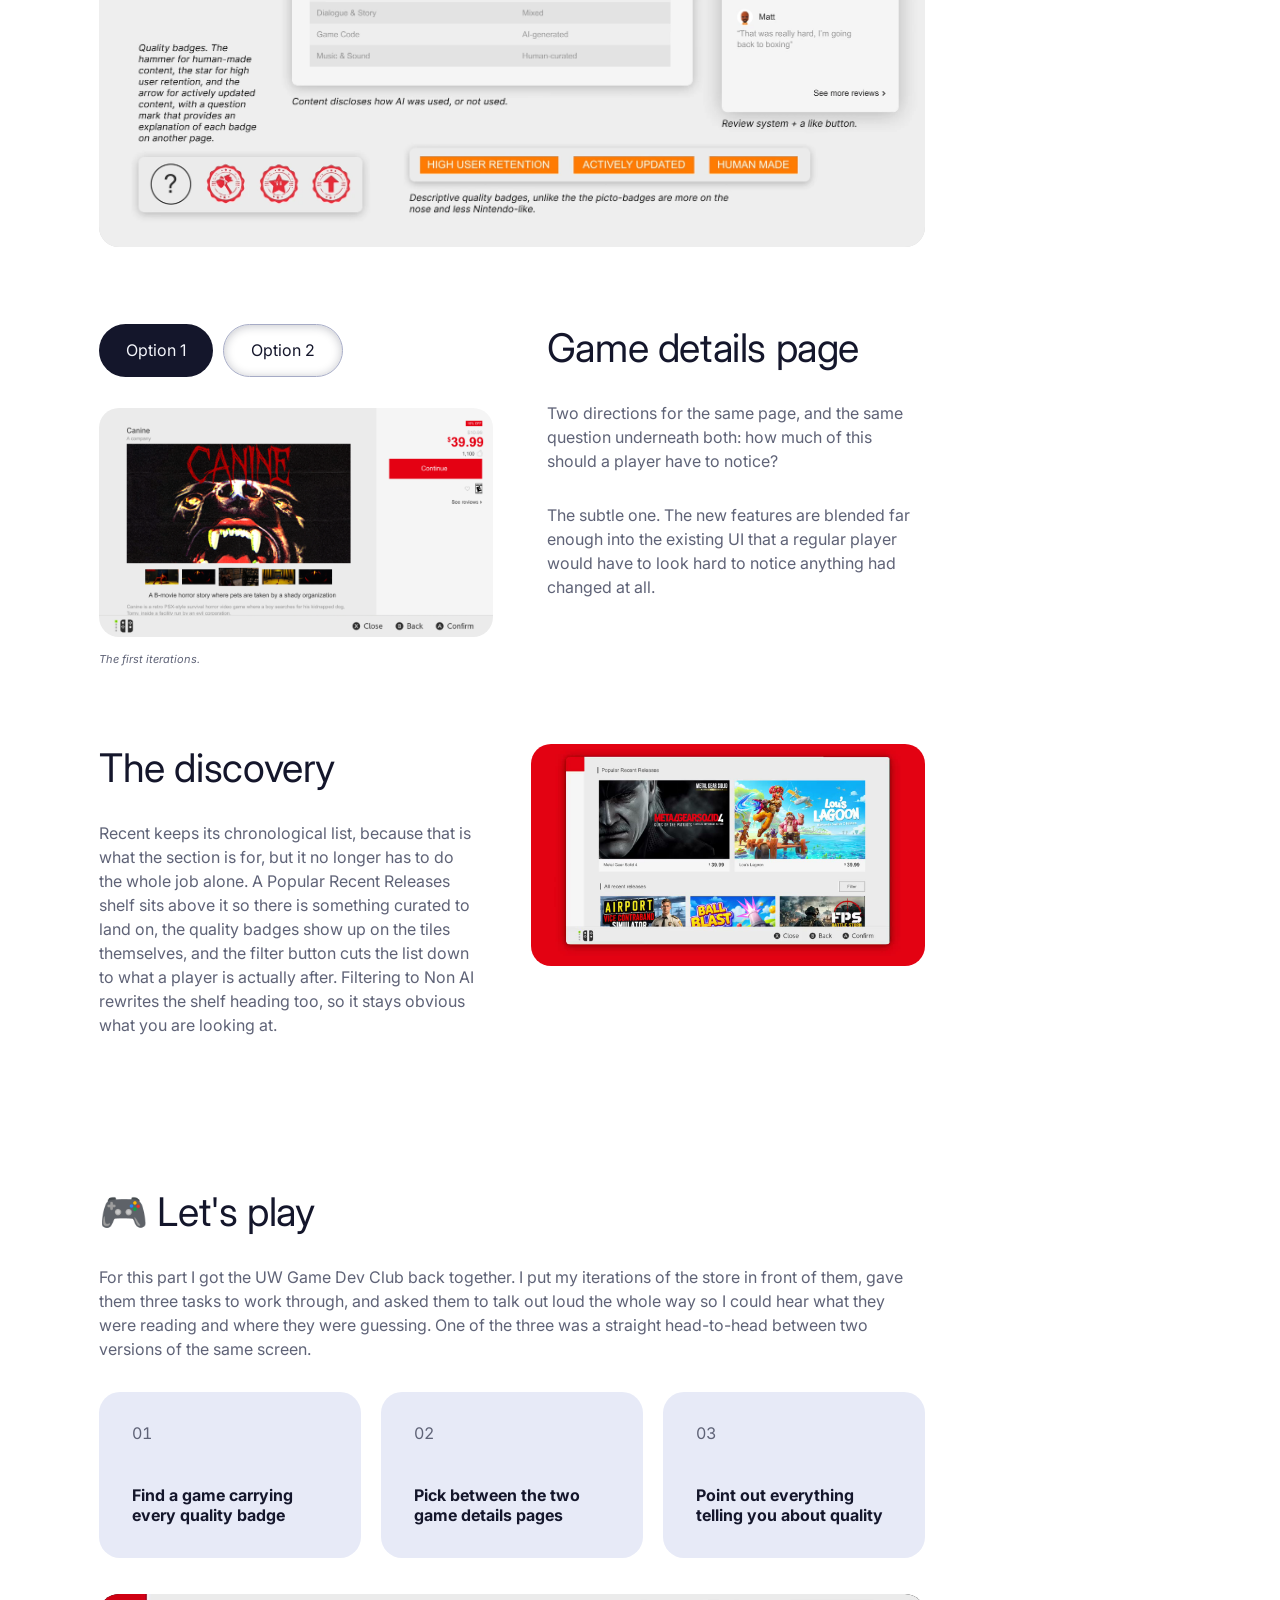
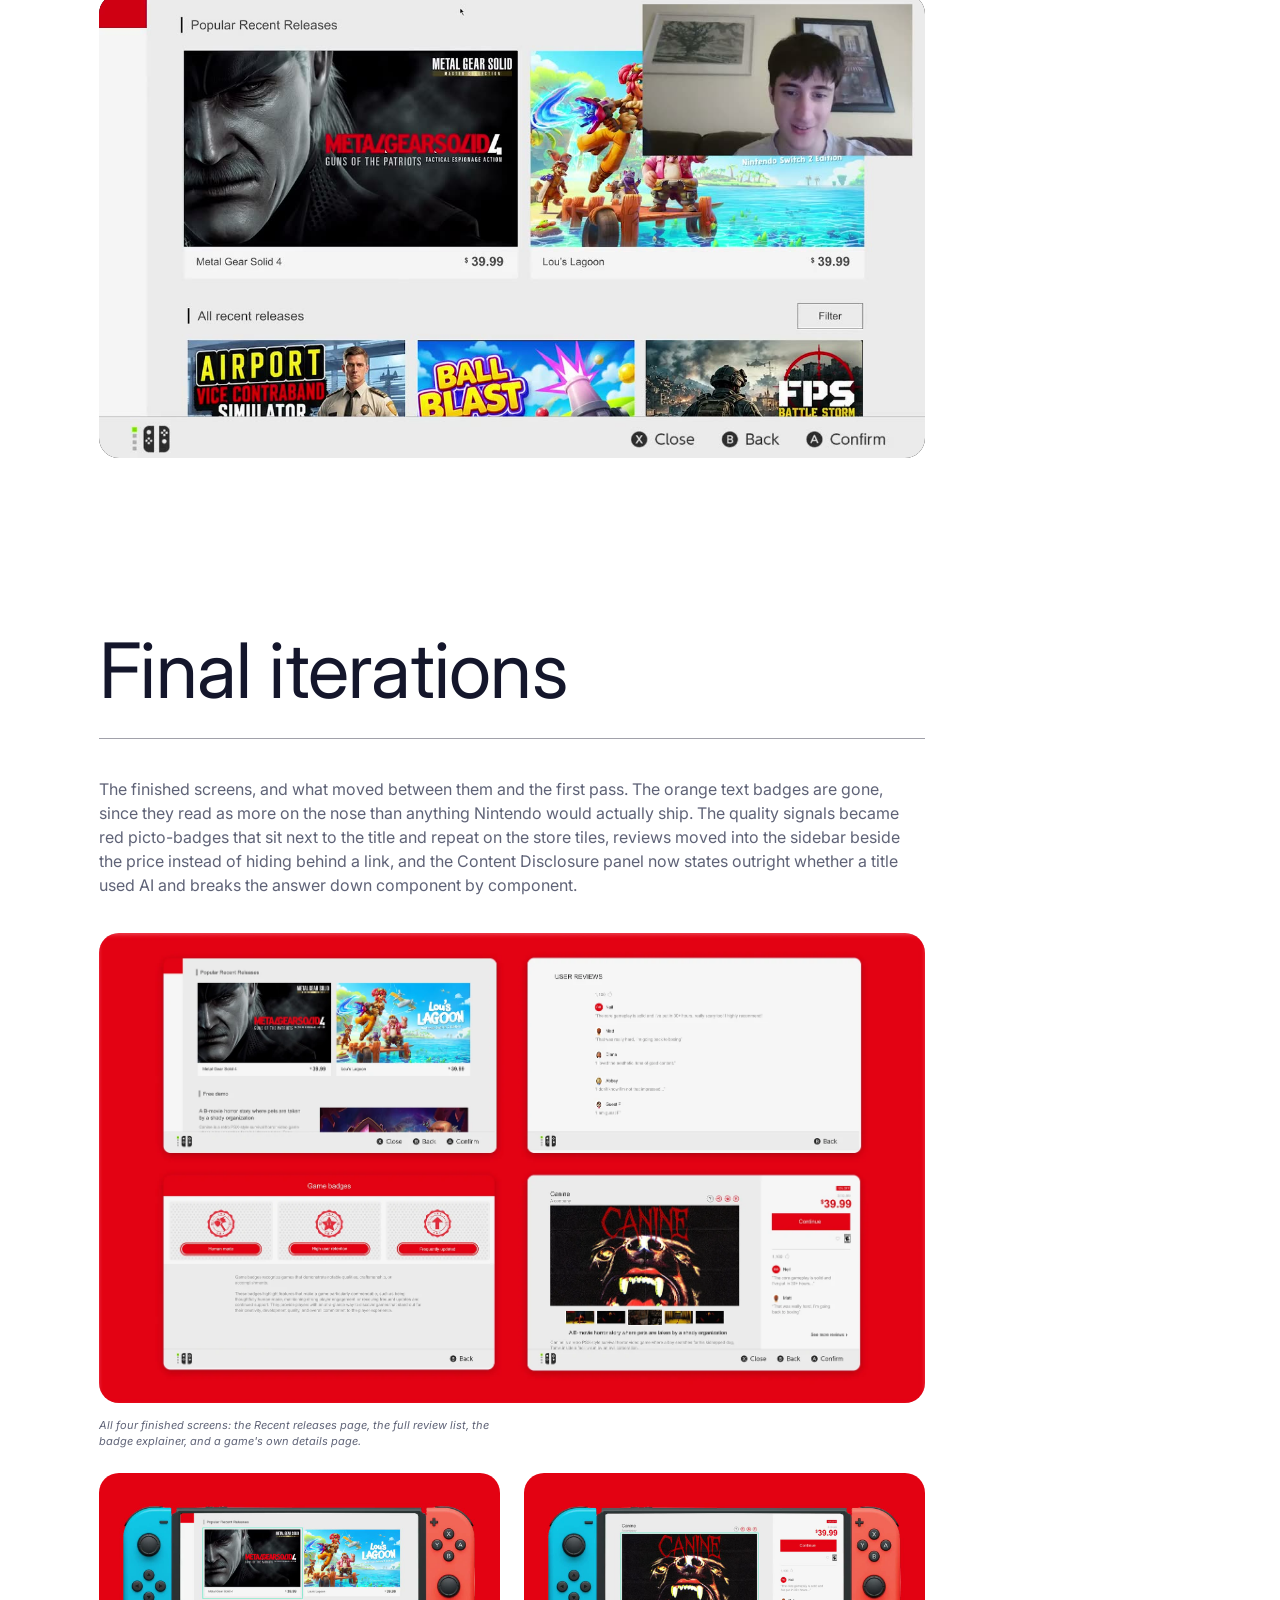
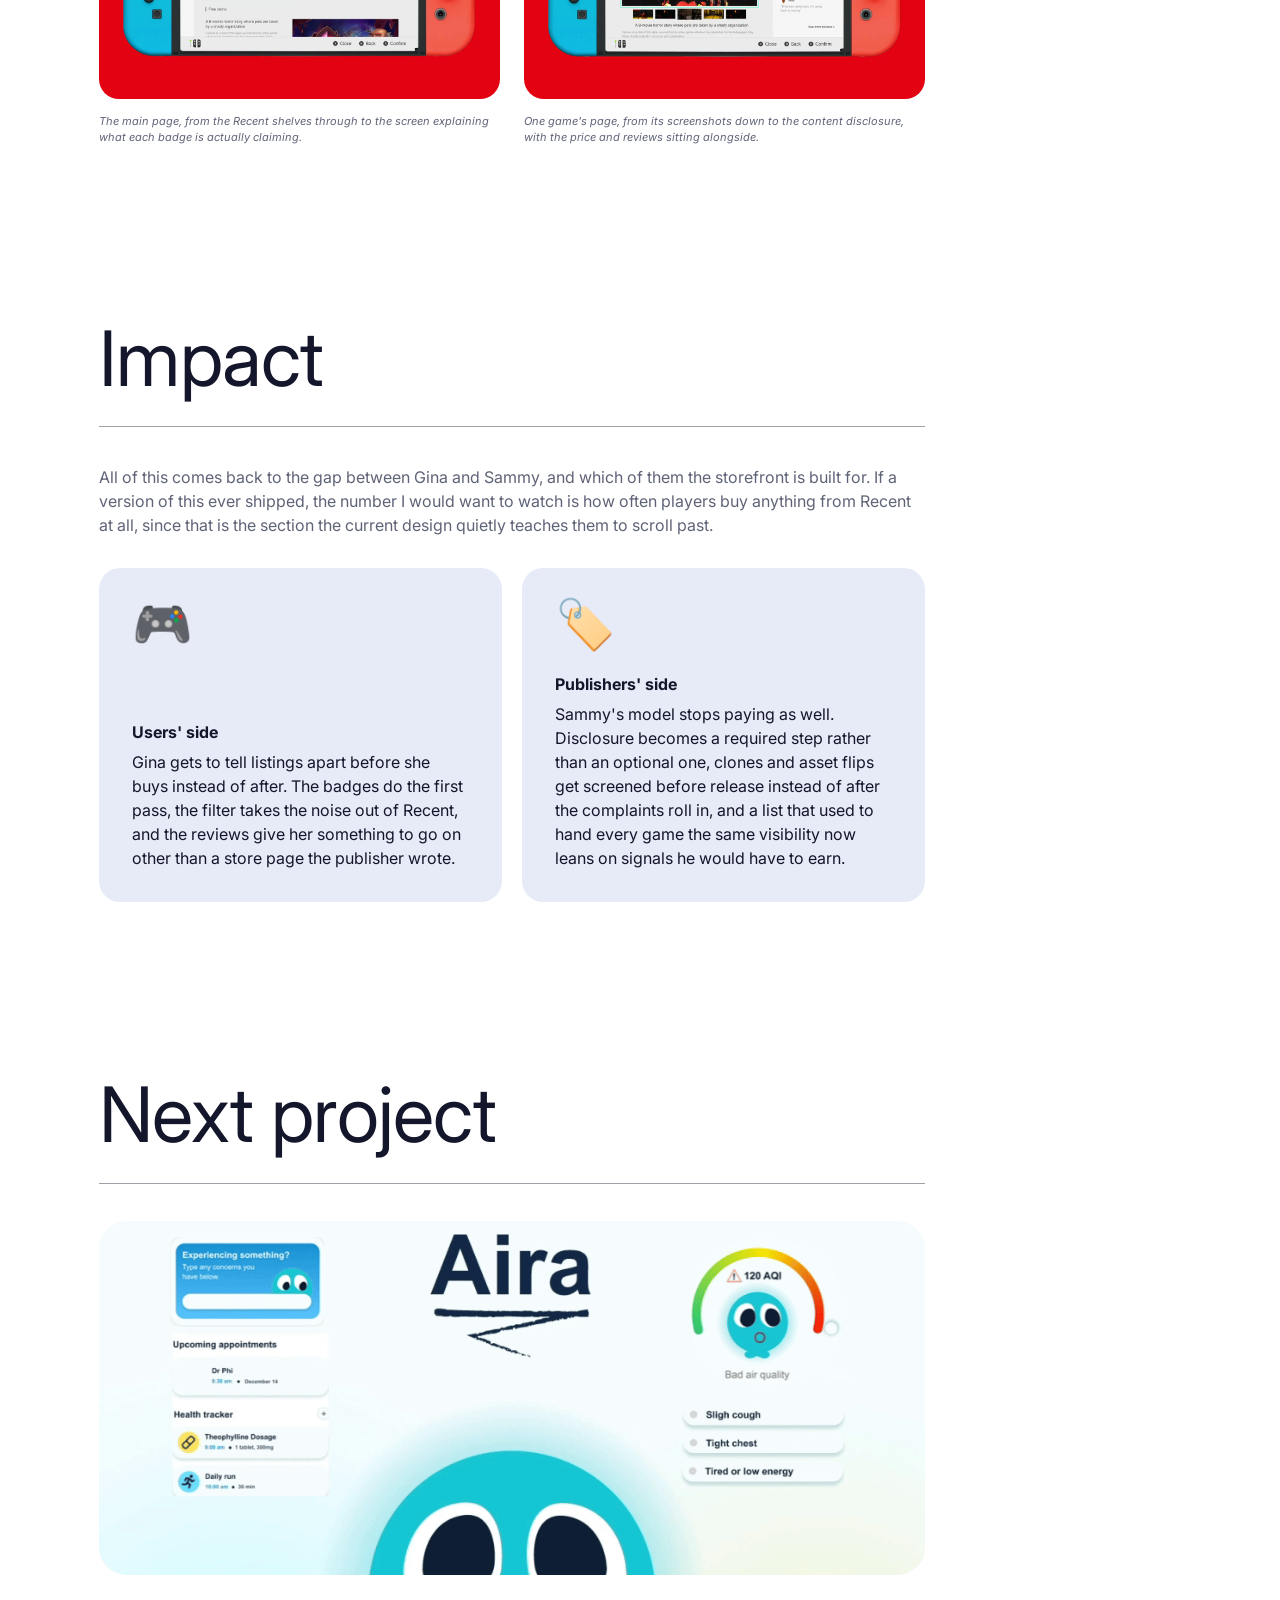
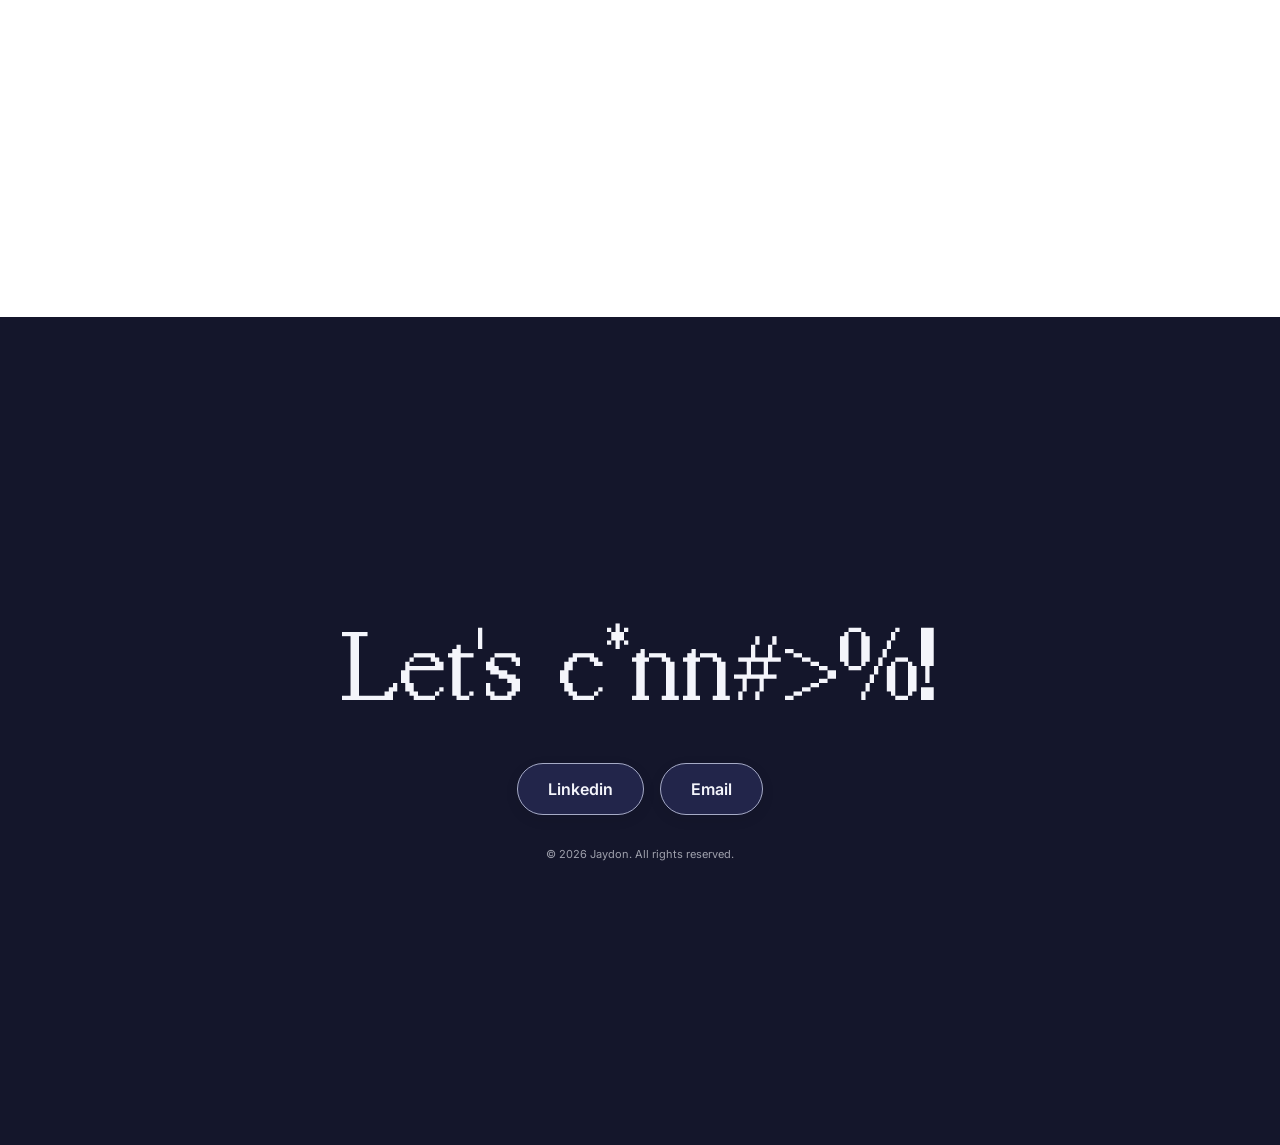
<file: case-studies/nintendo-eshop.html>
<!doctype html>
<html lang="en">
<head>
<meta charset="UTF-8" />
<script>
  /* applied before first paint so the page never flashes the wrong
     theme on load — the actual toggle logic lives in js/main.js.
     Light is the default: the attribute goes on unless this visitor has
     chosen dark, which is the only value that keeps it off. */
  if (localStorage.getItem("theme") !== "dark") {
    document.documentElement.dataset.theme = "light";
  }
</script>
<meta name="viewport" content="width=device-width, initial-scale=1.0" />
<title>Revamping the Nintendo eShop — Case Study — Jaydon</title>
<meta name="description" content="A five-day sprint rethinking game discovery on the Nintendo eShop: AI disclosure, asset-flip screening, user reviews, and a Recent page worth browsing." />

<!-- Open Graph / Twitter card: what a pasted link renders as in
     LinkedIn, Slack, iMessage and email. og:image and og:url are
     absolute: link scrapers ignore relative URLs. -->
<meta property="og:type" content="article" />
<meta property="og:site_name" content="Jaydon Wang" />
<meta property="og:locale" content="en_CA" />
<meta property="og:title" content="Revamping the Nintendo eShop" />
<meta property="og:description" content="A five-day sprint rethinking game discovery on the Nintendo eShop: AI disclosure, asset-flip screening, user reviews, and a Recent page worth browsing." />
<meta property="og:image" content="https://cimtook23.github.io/Portfolio/assets/images/eshop-thumb.png" />
<meta property="og:url" content="https://cimtook23.github.io/Portfolio/case-studies/nintendo-eshop.html" />
<meta property="og:image:alt" content="Revamping the Nintendo eShop" />
<meta name="twitter:card" content="summary_large_image" />
<meta name="twitter:title" content="Revamping the Nintendo eShop" />
<meta name="twitter:description" content="A five-day sprint rethinking game discovery on the Nintendo eShop: AI disclosure, asset-flip screening, user reviews, and a Recent page worth browsing." />
<meta name="twitter:image" content="https://cimtook23.github.io/Portfolio/assets/images/eshop-thumb.png" />
<link rel="icon" href="../assets/images/favicon.ico" sizes="any" />
<link rel="icon" type="image/png" sizes="32x32" href="../assets/images/favicon-32.png" />
<link rel="icon" type="image/png" sizes="16x16" href="../assets/images/favicon-16.png" />
<link rel="apple-touch-icon" href="../assets/images/favicon-180.png" />
<link rel="preconnect" href="https://fonts.googleapis.com" />
<link rel="preconnect" href="https://fonts.gstatic.com" crossorigin />
<link href="https://fonts.googleapis.com/css2?family=Inter:wght@400;500;600;700&display=swap" rel="stylesheet" />
<link rel="stylesheet" href="../css/style.css?v=122" />
</head>
<body class="case-study">

<div class="nav-wrap">
  <header class="nav container container--wide">
    <!-- logo + theme switch share the grid's first column so the bar
         stays a single row; see .nav__brand in style.css -->
    <div class="nav__brand">
      <a class="nav__logo" href="../index.html" aria-label="Jaydon — home">
        <span class="nav__logo-badge"><img src="../assets/images/nav-avatar.png" alt="" /></span>
      </a>
      <!-- light/dark switch. The CSS for this (.nav__theme-toggle and the
           sun/moon icon swap) already existed but no page ever rendered the
           button, so the theme could only be reached by hand-editing
           localStorage. -->
      <button class="nav__theme-toggle" id="themeToggle" aria-label="Switch colour theme" aria-pressed="true">
        <svg class="nav__theme-icon nav__theme-icon--sun" width="18" height="18" viewBox="0 0 24 24" fill="none" stroke="currentColor" stroke-width="1.8" stroke-linecap="round" aria-hidden="true">
          <circle cx="12" cy="12" r="4.2"/>
          <path d="M12 2.4v2.3M12 19.3v2.3M4.2 4.2l1.6 1.6M18.2 18.2l1.6 1.6M2.4 12h2.3M19.3 12h2.3M4.2 19.8l1.6-1.6M18.2 5.8l1.6-1.6"/>
        </svg>
        <svg class="nav__theme-icon nav__theme-icon--moon" width="18" height="18" viewBox="0 0 24 24" fill="none" stroke="currentColor" stroke-width="1.8" stroke-linecap="round" stroke-linejoin="round" aria-hidden="true">
          <path d="M20.5 14.6A8.6 8.6 0 0 1 9.4 3.5a8.6 8.6 0 1 0 11.1 11.1Z"/>
        </svg>
      </button>
    </div>

    <div class="nav__switch">
      <a class="nav__switch-opt is-active" href="../index.html" aria-current="page">Work</a>
      <a class="nav__switch-opt" href="../digital-media.html">Play</a>
    </div>

    <ul class="nav__links" id="navLinks">
      <li><a href="../about.html">About me</a></li>
      <li><a href="../assets/resume.pdf?v=2" target="_blank" rel="noopener">Resume</a></li>
      <li><a href="mailto:wang.jaydon1@gmail.com">Contact</a></li>
    </ul>


    <button class="nav__toggle" id="navToggle" aria-label="Toggle menu" aria-expanded="false">
      <svg width="18" height="18" viewBox="0 0 18 18" fill="none" xmlns="http://www.w3.org/2000/svg">
        <path d="M1 4H17M1 9H17M1 14H17" stroke="currentColor" stroke-width="1.6" stroke-linecap="round"/>
      </svg>
    </button>
  </header>
</div>

<main class="cs-container" id="top">

  <!-- ================= HERO ================= -->
  <section class="cs-hero">
    <div class="hero__grid" aria-hidden="true"></div>

    <!-- Decorative Switch showing the redesigned Recent Releases page,
         spinning in 3D behind the hero — the same component as Aira's and
         Faculty of Environment's cards (see aira.html for the full notes),
         with the --eshop modifier for its wide landscape width. WebP with
         alpha, already cut to the console's shape, so no corner radius. -->
    <div class="cs-hero__card cs-hero__card--eshop" data-inview-anim aria-hidden="true">
      <div class="cs-hero__card-spin">
        <img class="cs-hero__card-face" src="../assets/images/eshop-hero-card.webp" alt=""
             width="1400" height="598" decoding="async" fetchpriority="low" />
        <img class="cs-hero__card-face cs-hero__card-face--back" src="../assets/images/eshop-hero-card.webp" alt=""
             width="1400" height="598" decoding="async" fetchpriority="low" />
      </div>
    </div>

    <div class="cs-hero__top">
      <!-- tags moved in here, right under the title, instead of sitting
           after the whole title+meta row — see aira.html's copy of this
           comment for why. -->
      <div class="cs-hero__title-col">
        <h1 class="cs-hero__title reveal" data-scramble>Revamping the Nintendo eShop</h1>

        <div class="cs-hero__tags reveal">
          <span class="cs-tag">Personal project</span>
          <span class="cs-tag">2026</span>
          <span class="cs-tag">UX/UI</span>
          <span class="cs-tag">Product Design</span>
        </div>
      </div>

      <!-- "Type" where the other three case studies say "Role": this one
           is self-directed, so what belongs up front is what kind of
           project it is, not who I was on a team. Same component. -->
      <div class="cs-hero__meta reveal">
        <div class="cs-hero__meta-item">
          <span>Role</span>
          <p>App design, personal project</p>
        </div>
        <div class="cs-hero__meta-item">
          <span>Timeline</span>
          <p>5 day design sprint</p>
        </div>
        <div class="cs-hero__meta-item">
          <span>Skills</span>
          <p>UXR, UI redesign, Figma, research.</p>
        </div>
      </div>
    </div>
  </section>

  <!-- ================= JUMP LINKS =================
       Lifted out of .cs-hero and given its own section: these are
       navigation into the page, not part of the hero's statement,
       and keeping them inside meant the hero had to reserve a
       10-21rem block of empty space to hold them at the bottom.
       That space now belongs to .cs-hero__meta instead. -->
  <section class="cs-jump">
    <div class="cs-jump__links reveal">
      <a class="btn btn-outline" href="#final">See the solution ↓</a>
    </div>
  </section>

  <!-- ================= CONTENT + TABLE OF CONTENTS =================
       Everything from here to the end of the case study sits in a two
       column grid: the article on the left, a sticky table of contents
       on the right. The hero and the jump links stay OUTSIDE it and keep
       the full page width - .cs-hero's background grid breaks out to
       100vw (see .cs-hero .hero__grid in style.css) and that trick only
       lands correctly while its containing block is still centred in the
       viewport, which a narrowed left column is not.

       The <aside> ships empty and hidden on purpose; main.js reads the
       section ids and headings below and builds the list from them, so
       adding or renaming a section here needs no edit there. If the
       script never runs the aside stays hidden and the page reads
       exactly as it did before the sidebar existed. -->
  <div class="cs-layout">
    <aside class="cs-toc" id="csToc" aria-label="On this page" hidden></aside>

    <div class="cs-layout__body">
      <!-- ================= SNEAK PEEK ================= -->
      <!-- the finished walkthroughs up front, before any of the reasoning.
           Same two clips the Final iterations section closes on, and the
           same lazy data-src hook, so the pair here and the pair there are
           independently observed and neither downloads until it is near the
           viewport. No captions: they name the Recent shelves and the
           content disclosure, which mean nothing this early in the page. -->
      <section id="sneak-peek" data-toc="Sneak peek">
        <h2 class="cs-heading reveal">Sneak peek</h2>
        <div class="cs-divider reveal"></div>

        <div class="cs-highlights-grid reveal">
          <div class="cs-square cs-square--16x9">
            <video data-src="../assets/videos/eshop-main-page-final.mp4" poster="../assets/videos/eshop-main-page-final-poster.jpg" muted loop preload="none" playsinline
              aria-label="Walkthrough of the finished main page on a Nintendo Switch — the Recent releases shelves, the quality badges on store listings, and the Game badges screen explaining what Human made, High user retention and Frequently updated each mean"></video>
          </div>
          <div class="cs-square cs-square--16x9">
            <video data-src="../assets/videos/eshop-details-page-final.mp4" poster="../assets/videos/eshop-details-page-final-poster.jpg" muted loop preload="none" playsinline
              aria-label="Walkthrough of the finished game details page on a Nintendo Switch — Canine's product page scrolling through its screenshots, Product Details, and the Content Disclosure panel stating the title was created without AI tools, with the price and review sidebar alongside"></video>
          </div>
        </div>
      </section>

      <!-- ================= BACKGROUND ================= -->
      <section id="background" data-toc="Background info">
        <h2 class="cs-heading reveal">Background information</h2>
        <div class="cs-divider reveal"></div>

        <!-- heading left, prose right — the two-column opening the design
             calls for. Both children sit directly in the grid; the gap
             between them is the .cs-split gutter, and below 56.25em they
             stack in source order. -->
        <div class="cs-lede reveal">
          <h3 class="cs-subheading">What's the problem</h3>
          <p class="hero__desc cs-para">The Nintendo eShop is Nintendo's official digital
            storefront for its game consoles. On both versions of the Nintendo Switch, it's where players browse,
            purchase, download, and update digital games. Over the summer I went back to revisit some of my favourite Switch games, 
            which took me to the eShop homepage and down a genuinely interesting rabbit hole. I learned Nintendo's shop had built a reputation as one 
            of the most frustrating storefronts around, especially for game discovery. With the sheer volume of low-quality and repetitive titles, it 
had become something close to the "Wild West" for gamers trying to find something worth buying.
</p>
        </div>

        <div class="cs-guidelines-grid reveal">
          <div class="cs-guideline-item">
            <div class="cs-square">
              <img src="../assets/images/eshop-guideline-reviews.png" alt="A grid of eShop listings for near-identical budget Christmas games — each showing only a title, date and price, with no rating or review anywhere on the card" loading="lazy" decoding="async" />
            </div>
            <p class="cs-caption"><strong>No filter, no reviews</strong>The Recent section, one of the primary ways
              users discover new games, offers no filtering options, leaving small indie titles at the mercy of
              their chronological release order. There's also no review system at all: no star ratings, no written
              reviews, nothing. A buyer has to go in blind every time.</p>
          </div>
          <div class="cs-guideline-item">
            <div class="cs-square">
              <img src="../assets/images/eshop-guideline-clones.png" alt="Two near-identical masked cartoon heads side by side — the hand-drawn original captioned &quot;Who even are you&quot; and a crude low-poly copy of it answering &quot;I'm literally you bro :D&quot;" loading="lazy" decoding="async" />
            </div>
            <p class="cs-caption"><strong>Flipped assets</strong>Nintendo's submission process also lacks effective
              checks against existing games. That lets direct clones, asset flips, and copied concepts reach the
              eShop without ever being flagged before release.</p>
          </div>
          <div class="cs-guideline-item">
            <div class="cs-square">
              <img src="../assets/images/eshop-guideline-slop.png" alt="The Animal Crossing logo ringed by knockoff wordmarks in the same typeface — Village Critter, Creature Crawling, Mammal Walking — captioned &quot;stop copying me&quot;" loading="lazy" decoding="async" />
            </div>
            <p class="cs-caption"><strong>Non-stop slop</strong>The eShop has reportedly seen a rise in AI-generated accounts publishing nearly 80 games since February 2023, contributing to a storefront
               increasingly crowded with low-effort releases. 
              Since the New & Recent section uses a simple chronological list, every game receives roughly the same visibility, 
              making it difficult for players to distinguish quality releases from shovelware.</p>
          </div>
        </div>
      </section>

      <!-- ================= RESEARCH ================= -->
      <section id="research">
        <h2 class="cs-heading reveal">Research</h2>
        <div class="cs-divider reveal"></div>

        <!-- same image-left / copy-right split as "One constraint" below.
             .cs-wide-media rather than a .cs-square tile: the table is
             1398:955, and any fixed ratio would crop a row or a column off
             it — this box just follows the image's own proportions. -->
        <div class="cs-split cs-split--reverse reveal">
          <div class="cs-split__body">
            <h3 class="cs-subheading">What does content regulation look like on other platforms?</h3>
            <p class="hero__desc cs-para">During my secondary research, a common question came up: Why just Nintendo? Why haven’t other storefronts faced the same negative reputation? Alongside research with the UW Game Dev Club, I conducted primary research into how other platforms handle these concerns and how their systems 
              could inform my solution. For example, Steam requires developers to complete a Content Survey before release, distinguishing 
              between AI-generated content used during development and content generated live during gameplay.
              The result appears on the store page as a plain label, roughly the same visual weight as a mature-content flag.
              </p>
          </div>
          <div class="cs-split__media">
            <div class="cs-wide-media">
              <img src="../assets/images/eshop-storefront-comparison.webp" alt="Table comparing storefronts. Steam: AI disclosure required, has reviews, covers real-time and pre-generated AI, release is blocked if tagging is skipped. Microsoft Store (Xbox): disclosure required, reviews, covers all generated content (art, audio, text, code), untagged AI is dropped from search. Apple App Store: disclosure required, reviews, covers live AI content rather than shipped assets, enforced by a metadata declaration plus an in-app reporting tool. PlayStation Store: no AI disclosure, has reviews. Google Play: disclosure required, reviews, scoped to sensitive categories rather than games generally." width="1398" height="955" loading="lazy" decoding="async" />
            </div>
            <p class="cs-caption cs-caption--italic">What the other storefronts are doing.</p>
          </div>
        </div>

        <div class="cs-wide-media reveal" style="margin-top: clamp(1.5rem, 3vw, 2.25rem);">
          <img src="../assets/images/eshop-research-opinions.webp" alt="Board titled &quot;What does the uwgame dev club think about the eShop?&quot; with four quotes: the AI-generated games are so obvious it's unclear how they got past Nintendo; there's a filter option, but not in the Recent tab where it's needed most; the shop is an endless sea of slop that isn't worth the hassle for an indie developer to publish on; and a wish to tell the good stuff apart from the heaps of garbage" width="1800" height="799" loading="lazy" decoding="async" />
        </div>
        <p class="cs-caption cs-caption--italic reveal">What the UW Game Dev Club thinks about the eShop.</p>

        <div class="cs-callout reveal" style="margin-top: clamp(1.5rem, 3vw, 2.25rem);">Once I gathered my information from both primary and secondary research, I was able to identify key patterns and insights that would inform my solution.</div>

        <div class="cs-split cs-split--reverse reveal">
          <div class="cs-split__body">
            <h3 class="cs-subheading">One constraint</h3>
            <p class="hero__desc cs-para">One interesting fact I learned during my research process was that Nintendo previously had a star-rating system for games on its 
              eShop before eventually removing the feature. 
              Nintendo has not publicly disclosed the reason for its removal. Which raises questions about how I can implement features that respect this earlier decision.</p>
            <div class="cs-callout">How do we leverage the power of user feedback while still working inside
              Nintendo's expectations?</div>
            <div class="cs-callout">How do we indicate game quality without a rating system?</div>
          </div>
          <div class="cs-split__media">
            <!-- --wide, not the 1:1 square: the console bleeds to both
                 left and right edges of this capture, so a square tile
                 would crop 222px off each side and cut through the
                 Joy-Cons. At 1129:711 the crop is 37px off the top and
                 bottom, which stays inside the sheet's own backdrop. -->
            <div class="cs-square cs-square--wide">
              <img src="../assets/images/eshop-current-page.png" alt="The eShop game details page as it stands today, shown on a Switch — box art, screenshots, price and Continue button, with no ratings, reviews or disclosure anywhere on it" loading="lazy" decoding="async" />
            </div>
            <p class="cs-caption cs-caption--italic">How the page looks right now.</p>
          </div>
        </div>
      </section>

      <!-- ================= LAYING IT ALL OUT ================= -->
      <section id="principles" data-toc="Design principles">
        <h2 class="cs-heading reveal">Laying it all out</h2>
        <div class="cs-divider reveal"></div>

        <h3 class="cs-subheading reveal">Who should we be thinking of?</h3>
        <p class="hero__desc cs-para reveal" style="max-width: none;">Based on the research I collected, I built two personas mapping out their wants and
          desires. Looking at the AI final boss's motivations helped me decide which parts of the storefront to
          regulate; looking at the game explorer's told me how to adjust the store design to fit what she's
          actually trying to do.</p>

        <!-- the plain 1:1 .cs-square, not --wide: both persona sheets are
             square (1125x1128 and 1119x1128), and the 1129:711 tile would
             have cropped "Motivations and goals" clean off the bottom of
             each one. At 1:1 object-fit: cover takes nothing. -->
        <div class="cs-highlights-grid reveal">
          <div class="cs-square">
            <img src="../assets/images/eshop-persona-sammy.png" alt="Slop Boss Sammy persona — a green slime running a one-person &quot;studio&quot;, asking how to leverage AI for eShop income, with his motivations and goals listed underneath" loading="lazy" decoding="async" />
          </div>
          <div class="cs-square">
            <img src="../assets/images/eshop-persona-gina.png" alt="Gameplayer Gina persona — an indie-game buyer asking how she is supposed to tell which listings are duplicates or low effort, with her motivations and frustrations listed underneath" loading="lazy" decoding="async" />
          </div>
        </div>
        <p class="cs-caption cs-caption--italic reveal">Slop Boss Sammy and Gameplayer Gina.</p>

        <div class="cs-callout reveal" style="margin-top: clamp(1.5rem, 3vw, 2.25rem);">The current system benefits
          those like Sammy and is built against those like Gina. Evaluating that gap is how I knew what to focus
          on.</div>
      </section>

      <!-- ================= WHICH EXPERIENCES NEED ADJUSTMENT ================= -->
      <section id="adjustments" data-toc="Experiences to adjust">
        <h2 class="cs-heading reveal">Which experiences need adjustment</h2>
        <div class="cs-divider reveal"></div>

        <!-- numbered rather than emoji-topped: these are three ordered
             parts of one storefront, not three unrelated lessons, so the
             index is what's worth reading at the top of the card. Same
             .cs-takeaway-card otherwise — see .cs-takeaway-card__index. -->
        <div class="cs-takeaways-grid reveal">
          <div class="cs-takeaway-card">
            <span class="cs-takeaway-card__index" aria-hidden="true">01</span>
            <div class="cs-takeaway-card__text">
              <h3>The AI disclosure process</h3>
              <p>Nintendo's submission process is strict in all the wrong places. It's long and tedious where it
                doesn't matter, and it stops short where it counts: there are no checks for AI use, asset flips, or
                low-quality clones. That gap is what lets so much low-effort work reach the page at all.</p>
            </div>
          </div>
          <div class="cs-takeaway-card">
            <span class="cs-takeaway-card__index" aria-hidden="true">02</span>
            <div class="cs-takeaway-card__text">
              <h3>The review system</h3>
              <p>Players have no way to talk to each other on the eShop at all. That takes away the most obvious
                form of quality control a storefront has, and putting it back is the change with the biggest payoff
                for the least work to build.</p>
            </div>
          </div>
          <div class="cs-takeaway-card">
            <span class="cs-takeaway-card__index" aria-hidden="true">03</span>
            <div class="cs-takeaway-card__text">
              <h3>The Recent homepage</h3>
              <p>Recent is the first place players look when they're hunting for something new, but it has no
                filters and no sorting. That leaves people digging for the good releases instead of the page
                surfacing them.</p>
            </div>
          </div>
        </div>

        <div class="cs-split reveal">
          <div class="cs-split__body">
            <h3 class="cs-subheading">Feature prioritization</h3>
            <p class="hero__desc cs-para">From there I mapped every idea against how much it would change the
              experience and how much work it would take to build. The ones that came out on top all point the same
              way: flag AI-made content, and let players decide what to do with that information.</p>
            <div class="cs-callout">Red marks the features I decided to take forward.</div>
          </div>
          <div class="cs-split__media">
            <!-- square tile, not --wide: the matrix is 1:1 and its axis
                 labels sit right on the top and bottom edges, which the
                 1129:711 tile would have cropped away. -->
            <div class="cs-square">
              <img src="../assets/images/eshop-priority-matrix.png" alt="Impact-versus-effort matrix. High impact, low effort: written reviews, like feature, AI disclosure badge, blurb showing how AI was used, filter system, category sorting button. High impact, high effort: quality badges, asset and code AI scan. Low impact: collapse by publisher, show average playtime, game preview screen, games sorted by genre, demo-available badge. Red dots mark the features taken forward, grey the ones set aside." loading="lazy" decoding="async" />
            </div>
          </div>
        </div>
      </section>

      <!-- ================= DEVELOPER SIDE ================= -->
      <!-- sits ahead of the user-facing iterations on purpose: every badge
           and disclosure panel in the next section is only worth as much as
           the answers collected here, so the intake is the thing that has to
           be designed first. -->
      <section id="submission" data-toc="The AI check">
        <h2 class="cs-heading reveal">Developer experience: the AI check</h2>
        <div class="cs-divider reveal"></div>
        <!-- --reverse puts the flow in the first track and the prose in the
             1fr one beside it. .cs-wide-media rather than a .cs-square: the
             diagram is 831x1954, and any fixed-ratio tile would crop the
             chain apart. It runs tall in a half-width column by design, so
             the prose sits level with its top (.cs-split is align-items:
             start) and the steps read down from there. -->
        <div class="cs-split cs-split--reverse reveal">
          <div class="cs-split__body">
            <p class="hero__desc cs-para">Everything above is what a player sees, and none of it is worth anything
              unless the answers behind it are true. That puts the weight on submission, which is where the eShop
              currently asks nothing at all. In the redesign, disclosure becomes a step a developer cannot skip:
              before a build goes up, the publisher declares how AI was used for art, dialogue, code and music, one
              component at a time, and that answer is what fills the Content Disclosure panel on the store page.</p>
          </div>
          <div class="cs-split__media">
            <div class="cs-wide-media">
              <img src="../assets/images/eshop-disclosure-flow.webp" alt="Submission flow for the redesigned eShop. 1, upload build. 2, certification check for technical compliance and age rating, existing and unchanged. 3, AI disclosure form covering art, audio, dialogue and text, and code, each marked human-made, AI-generated or mixed. 4, asset and code fingerprint scan. A decision follows: does the scan match the disclosure? On a match the build goes straight on. On a mismatch it goes to 5a, a review hold stating the reason, whether a new account, a near-duplicate title or a scan and disclosure mismatch, estimated at two to three business days, then 5b, human review resolving the flag. Both paths meet at 6, a developer preview showing the exact page render with the badge included before anyone else sees it, and then 7, published, with the badge live at the same visual weight as the age rating." width="831" height="1954" loading="lazy" decoding="async" />
            </div>
          </div>
        </div>
      </section>

      <!-- ================= FIRST ITERATIONS ================= -->
      <section id="iterations" data-toc="First iterations">
        <h2 class="cs-heading reveal">User experience: first iterations</h2>
        <div class="cs-divider reveal"></div>
        <p class="hero__desc cs-para reveal" style="max-width: none;">With the list settled, I took those features
          forward and started drafting. Everything in this first pass is working on the same problem: how the shop
          tells a player what a game is actually worth before they buy it.</p>

        <h3 class="cs-subheading reveal">Quality indicators</h3>
        <p class="hero__desc cs-para reveal" style="max-width: none;">A score out of ten flattens a game into one number, so
          I worked in signals a player can read instead. Badges mark what a listing has earned — a hammer for human-made,
          a star for high retention, an arrow for actively updated — with a question mark linking out to what each one
          means. A Content Disclosure panel itemises where AI was used, labelling art, dialogue, code and music
          separately rather than flagging the whole title. Reviews sit alongside them with a like count, so the useful
          ones rise. I drew the badges twice, as pictograms and as words: the words leave nothing to interpret, but they
          shout on a storefront that stays quiet everywhere else, and the pictograms sound more like Nintendo.</p>

        <div class="cs-wide-media reveal" style="margin-top: clamp(1.5rem, 3vw, 2.25rem);">
          <img src="../assets/images/eshop-quality-indicators.webp" alt="Quality indicator explorations: red picto-badges (a hammer for human-made content, a star for high user retention, an arrow for actively updated content, plus a question mark linking to an explanation); a Content Disclosure panel listing how AI was used for art, dialogue, code and music; a review card with a like count; and orange text badges reading High user retention, Actively updated and Human made, noted as more on the nose and less Nintendo-like" width="1756" height="777" loading="lazy" decoding="async" />
        </div>

        <!-- [data-cs-toggle-scope]: the Option 1/2 pills live in the media
             column but also drive the two copy blocks in the body column,
             which is further than the toggle's default parent-element
             scope reaches. See the toggle handler in main.js. -->
        <div class="cs-split cs-split--reverse reveal" data-cs-toggle-scope>
          <div class="cs-split__body">
            <h3 class="cs-subheading">Game details page</h3>
            <p class="hero__desc cs-para">Two directions for the same page, and the same question underneath both:
              how much of this should a player have to notice?</p>
            <div class="cs-toggle-copy is-active" data-cs-toggle-panel="option-a">
              <p class="hero__desc cs-para">The subtle one. The new features are blended far enough into the existing
                UI that a regular player would have to look hard to notice anything had changed at all.</p>
            </div>
            <div class="cs-toggle-copy" data-cs-toggle-panel="option-b">
              <p class="hero__desc cs-para">The on the nose one. Reviews, badges and ratings are all pushed to the
                front where they cannot be missed, at the risk of crowding a page that already has a lot to say.</p>
            </div>
          </div>
          <div class="cs-split__media">
            <!-- same toggle the Faculty of Environment process section
                 uses, with --landscape on the frame: both options are
                 single wide captures rather than tall scrolling pages,
                 so the frame takes their ratio and each fills it exactly.
                 The panels keep data-native-scroll anyway — it costs
                 nothing here and stays correct if a taller render
                 replaces one of these later. -->
            <div class="cs-validation-toggle" data-cs-toggle>
              <button type="button" class="filter-pill is-active" data-cs-toggle-target="option-a">Option 1</button>
              <button type="button" class="filter-pill" data-cs-toggle-target="option-b">Option 2</button>
            </div>
            <div class="cs-scroll-frame cs-scroll-frame--landscape">
              <div class="cs-scroll-panel is-active" data-cs-toggle-panel="option-a" data-native-scroll>
                <img src="../assets/images/eshop-details-option-1.png" alt="Game details page, option 1 — the redesigned Nintendo eShop product page with the AI disclosure stated outright" loading="lazy" decoding="async" />
              </div>
              <div class="cs-scroll-panel" data-cs-toggle-panel="option-b" data-native-scroll>
                <img src="../assets/images/eshop-details-option-2.png" alt="Game details page, option 2 — the same product page with the disclosure folded into the existing badge language" loading="lazy" decoding="async" />
              </div>
            </div>
            <p class="cs-caption cs-caption--italic">The first iterations.</p>
          </div>
        </div>

        <div class="cs-split reveal">
          <div class="cs-split__body">
            <h3 class="cs-subheading">The discovery</h3>
            <p class="hero__desc cs-para">Recent keeps its chronological list, because that is what the section is
              for, but it no longer has to do the whole job alone. A Popular Recent Releases shelf sits above it so
              there is something curated to land on, the quality badges show up on the tiles themselves, and the
              filter button cuts the list down to what a player is actually after. Filtering to Non AI rewrites the
              shelf heading too, so it stays obvious what you are looking at.</p>
          </div>
          <div class="cs-split__media">
            <!-- same lazy video as Aira's demos (data-src + preload="none",
                 so nothing downloads until it nears the viewport, and it
                 pauses once scrolled away), but --16x9 instead of 1:1: the
                 recording is a 16:9 screen capture and a square tile would
                 crop the Switch frame off both sides. Re-encoded to 1280x720
                 with no audio track, which is all this column ever shows. -->
            <div class="cs-square cs-square--16x9">
              <video data-src="../assets/videos/eshop-discovery-demo.mp4" poster="../assets/videos/eshop-discovery-demo-poster.jpg" muted loop preload="none" playsinline
                aria-label="Screen recording of the first iteration of the redesigned Recent releases page — a Popular Recent Releases shelf above the full list, with a filter button"></video>
            </div>
          </div>
        </div>

        <!-- aria-hidden on the emoji so the heading still announces as
             just "Let's play" rather than leading with the emoji's own
             name. Same treatment the takeaway-card emoji get. -->
        <h3 class="cs-subheading reveal"><span aria-hidden="true">🎮</span> Let's play</h3>
        <p class="hero__desc cs-para reveal" style="max-width: none;">For this part I got the UW Game Dev Club back
          together. I put my iterations of the store in front of them, gave them three tasks to work through, and
          asked them to talk out loud the whole way so I could hear what they were reading and where they were
          guessing. One of the three was a straight head-to-head between two versions of the same screen.</p>

        <div class="cs-takeaways-grid reveal">
          <div class="cs-takeaway-card">
            <span class="cs-takeaway-card__index" aria-hidden="true">01</span>
            <div class="cs-takeaway-card__text">
              <h3>Find a game carrying every quality badge</h3>
            </div>
          </div>
          <div class="cs-takeaway-card">
            <span class="cs-takeaway-card__index" aria-hidden="true">02</span>
            <div class="cs-takeaway-card__text">
              <h3>Pick between the two game details pages</h3>
            </div>
          </div>
          <div class="cs-takeaway-card">
            <span class="cs-takeaway-card__index" aria-hidden="true">03</span>
            <div class="cs-takeaway-card__text">
              <h3>Point out everything telling you about quality</h3>
            </div>
          </div>
        </div>

        <!-- same lazy video as the discovery demo above (data-src +
             preload="none", so nothing downloads until it nears the
             viewport, and it pauses once scrolled away), but in the
             full-width .cs-video frame rather than a split column —
             this clip is the section's own closing beat, not something
             sitting beside copy. 16:9 either way, so the frame fits the
             recording exactly. Re-encoded to 1280x720 and stripped of
             its audio track, which was silent in the capture. -->
        <div class="cs-video reveal" style="margin-top: clamp(1.5rem, 3vw, 2.25rem);">
          <video data-src="../assets/videos/eshop-testing-demo.mp4" poster="../assets/videos/eshop-testing-demo-poster.jpg" muted loop preload="none" playsinline
            aria-label="Screen recording of a usability test — a participant scrolling the redesigned Recent releases page, from the Popular Recent Releases shelf down through the Non AI shelf, with their webcam in the corner"></video>
        </div>
      </section>

      <!-- ================= FINAL ITERATIONS ================= -->
      <section id="final" data-toc="Final iterations">
        <h2 class="cs-heading reveal">Final iterations</h2>
        <div class="cs-divider reveal"></div>
        <p class="hero__desc cs-para reveal" style="max-width: none;">The finished screens, and what moved between
          them and the first pass. The orange text badges are gone, since they read as more on the nose than anything
          Nintendo would actually ship. The quality signals became red picto-badges that sit next to the title and
          repeat on the store tiles, reviews moved into the sidebar beside the price instead of hiding behind a link,
          and the Content Disclosure panel now states outright whether a title used AI and breaks the answer down
          component by component.</p>

        <div class="cs-wide-media reveal" style="margin-top: clamp(1.5rem, 3vw, 2.25rem);">
          <img src="../assets/images/eshop-final-iterations.webp" alt="The four finished screens laid out on a red board: the Recent releases page with a Popular Recent Releases shelf and a Free demo block for Canine; a full-page user review list with a like count and five reviews; a Game badges explainer showing the three red badges — Human made, High user retention, Frequently updated — above a description of what each recognizes; and the Canine game details page with its price, Continue button, and a review sidebar" width="1757" height="1000" loading="lazy" decoding="async" />
        </div>
        <p class="cs-caption cs-caption--italic reveal">All four finished screens: the Recent releases page, the full
          review list, the badge explainer, and a game's own details page.</p>

        <!-- each clip sits in a plain wrapper div so the tile and its caption
             travel together as one grid column, the same shape Motion design's
             gallery uses. The two walkthroughs run side by side because they're
             the same
             prototype taken down two different paths — browsing on the left,
             a single product on the right — and reading them as a pair is
             the point. Same lazy 16:9 tiles as the discovery demo, in the
             two-up grid Highlights uses, which collapses to a single column
             at 56.25em where half a column is too narrow for UI this dense.
             Both sources are true 16:9, so cover fills each tile exactly
             with nothing cropped. -->
        <div class="cs-highlights-grid reveal">
          <div>
            <div class="cs-square cs-square--16x9">
              <video data-src="../assets/videos/eshop-main-page-final.mp4" poster="../assets/videos/eshop-main-page-final-poster.jpg" muted loop preload="none" playsinline
                aria-label="Walkthrough of the finished main page on a Nintendo Switch — the Recent releases shelves, the quality badges on store listings, and the Game badges screen explaining what Human made, High user retention and Frequently updated each mean"></video>
            </div>
            <p class="cs-caption cs-caption--italic">The main page, from the Recent shelves through to the screen
              explaining what each badge is actually claiming.</p>
          </div>
          <div>
            <div class="cs-square cs-square--16x9">
              <video data-src="../assets/videos/eshop-details-page-final.mp4" poster="../assets/videos/eshop-details-page-final-poster.jpg" muted loop preload="none" playsinline
                aria-label="Walkthrough of the finished game details page on a Nintendo Switch — Canine's product page scrolling through its screenshots, Product Details, and the Content Disclosure panel stating the title was created without AI tools, with the price and review sidebar alongside"></video>
            </div>
            <p class="cs-caption cs-caption--italic">One game's page, from its screenshots down to the content
              disclosure, with the price and reviews sitting alongside.</p>
          </div>
        </div>
      </section>

      <!-- ================= IMPACT ================= -->
      <section id="impact">
        <h2 class="cs-heading reveal">Impact</h2>
        <div class="cs-divider reveal"></div>
        <p class="hero__desc cs-para reveal" style="max-width: none;">All of this comes back to the gap between Gina
          and Sammy, and which of them the storefront is built for. If a version of this ever shipped, the number I
          would want to watch is how often players buy anything from Recent at all, since that is the section the
          current design quietly teaches them to scroll past.</p>

        <div class="cs-takeaways-grid reveal">
          <div class="cs-takeaway-card">
            <span class="cs-takeaway-card__emoji" aria-hidden="true">🎮</span>
            <div class="cs-takeaway-card__text">
              <h3>Users' side</h3>
              <p>Gina gets to tell listings apart before she buys instead of after. The badges do the first pass, the
                filter takes the noise out of Recent, and the reviews give her something to go on other than a store
                page the publisher wrote.</p>
            </div>
          </div>
          <div class="cs-takeaway-card">
            <span class="cs-takeaway-card__emoji" aria-hidden="true">🏷️</span>
            <div class="cs-takeaway-card__text">
              <h3>Publishers' side</h3>
              <p>Sammy's model stops paying as well. Disclosure becomes a required step rather than an optional one,
                clones and asset flips get screened before release instead of after the complaints roll in, and a list
                that used to hand every game the same visibility now leans on signals he would have to earn.</p>
            </div>
          </div>
        </div>
      </section>

      <!-- ================= NEXT PROJECT ================= -->
      <section id="next-project">
        <h2 class="cs-heading reveal">Next project</h2>
        <div class="cs-divider reveal"></div>

        <a class="case-banner cs-next-project reveal" href="aira.html" aria-label="Next project — Aira">
          <img src="../assets/images/aira-thumb.gif" alt="Aira app — screens showing appointment tracker, air quality index, and health tracker" loading="lazy" decoding="async" />
        </a>
      </section>
    </div>
  </div>

</main>

<footer>
  <div class="footer-inner">
    <h2 class="reveal" data-scramble>Let's c*nnect!</h2>
    <div class="footer-links">
      <a class="btn" href="https://www.linkedin.com/in/jaydon-wang-26b677220/" target="_blank" rel="noopener">Linkedin</a>
      <a class="btn" href="mailto:wang.jaydon1@gmail.com">Email</a>
    </div>
    <p>© 2026 Jaydon. All rights reserved.</p>
  </div>
</footer>

<script src="../js/main.js?v=68"></script>
<script src="../js/scramble-text.js?v=59"></script>
</body>
</html>
</file>
<file: css/style.css>
/* =========================================================
   Jaydon — Portfolio
   Restrained glassmorphism, matched to the reference layout
   ========================================================= */

/* Sinteca — no longer referenced by --font-hero (see below, now Medival
   Pixel), but the files/@font-face stay: nothing currently uses them,
   removing a working @font-face isn't part of this task, and it's a
   one-line revert if a future design ever wants this face back. */
@font-face {
  font-family: "Sinteca";
  src: url("../assets/fonts/Sinteca-Regular.otf") format("opentype");
  font-weight: 400;
  font-style: normal;
  font-display: swap;
}

@font-face {
  font-family: "Sinteca";
  src: url("../assets/fonts/Sinteca-Bold.otf") format("opentype");
  font-weight: 700;
  font-style: normal;
  font-display: swap;
}

/* FS Mondwest — the pixel/glitch display face (see --font-hero below).
   A from-scratch recreation of PP Mondwest's look by NZWStudios2024,
   released under the SIL Open Font License 1.1
   (assets/fonts/fs-mondwest-license.txt), which explicitly permits
   embedding/redistributing it on a site like this — that's why this
   file ships with its license + readme alongside it in assets/fonts/,
   per the OFL's own requirement to keep those attached to any copy.
   Regular only — ships in a single weight. */
@font-face {
  font-family: "FS Mondwest";
  src: url("../assets/fonts/fs-mondwest-regular.otf") format("opentype");
  font-weight: 400;
  font-style: normal;
  font-display: swap;
}

:root {
  /* base */
  --bg-top: #121327;
  --bg-bottom: #000000;
  --text-primary: #f4f5fb;
  --text-secondary: #a9aec7;
  --text-muted: #6d7291;

  /* nav / surfaces */
  --nav-bg: #262739;
  --surface-bg: rgba(255, 255, 255, 0.035);
  --surface-border: rgba(255, 255, 255, 0.09);
  --surface-blur: blur(14px) saturate(140%);

  /* inventory tiles. The board has no ground of its own — the body
     gradient has finished landing by 1396px, so by the time the section
     comes round the page is flat --bg-bottom and the tiles read straight
     against it, exactly as the Figma frame drew them on black. The rim
     is the -45deg light: it catches along the top-left edge and falls
     off to almost nothing at the bottom-right. */
  --inv-slot: #0d0d0d;
  /* a flat px, shared by the empty slots and the items. It was briefly a
     min(21px, 24%) so the corner held its drawn proportion on a small
     tile, but an item spans a 3x2 rectangle — a percentage there
     resolves against width and height separately and cuts ellipses, not
     corners. A filled cell and an empty one have to be the same shape,
     so both take the literal 21px the frame specifies, and the column
     ladder is what keeps the tile from ever getting small enough for
     that to round away (64px at the very narrowest). */
  --inv-radius: 21px;
  --inv-rim: rgba(255, 255, 255, 0.16);
  --inv-rim-soft: rgba(255, 255, 255, 0.045);
  --inv-inner: rgba(255, 255, 255, 0.028);
  --inv-cast: rgba(0, 0, 0, 0.55);

  /* accent — used sparingly: primary CTA + small hover/active touches */
  --accent: #a855f7;
  --accent-strong: #9333ea;

  /* light pill (Contact button, active filter) */
  /* ---- theme-swappable semantics (see html[data-theme="light"]) ----
     Everything below used to be a hard-coded literal repeated through
     the file. They are tokens now because the light theme is a real
     palette swap: one value changes here and every rule that names it
     follows, rather than each component carrying its own light-mode
     override.

     --overlay-rgb is the load-bearing one. Roughly fifty rules paint a
     translucent white over the dark page — hairline grids, glass fills,
     inner glows, borders — as rgba(255, 255, 255, a). Written as
     rgba(var(--overlay-rgb), a) they all invert together, so a light
     theme gets dark hairlines on light ground without touching a single
     one of them individually. Shadows deliberately do NOT participate:
     rgba(0, 0, 0, a) stays black in both themes, because a shadow is
     cast light, not a surface tint, and an inverted shadow reads as a
     glow. */
  --overlay-rgb: 255, 255, 255;

  --ink: #ffffff;                 /* text/marks that sit on the page ground */
  /* Running prose, one step down from --ink.

     --ink is right for anything the eye should land on: a heading, the
     current entry in a contents list, a word set in <strong>. It is too
     much for a paragraph. At full white every line of body copy competes
     with the heading above it, and a case study this long reads as one
     undifferentiated block of maximum contrast.

     Deliberately not --text-secondary. That token belongs to the nav and
     the small labels around a component, and it is a light lavender
     picked to sit against those surfaces; on paragraphs it tints the
     whole page. This is a cool blue-grey instead, and it holds 5.7:1
     against the page ground (6.5:1 against the gradient's black end) -
     past AA for body text, which --text-muted (3.2:1) would not be.

     See html[data-theme="light"] for the counterpart, and why it is not
     this value inverted. */
  --copy-ink: #81929d;
  --chip-bg: #171717;             /* .tag / .cs-tag / .cs-callout fill */
  --chip-border: #727272;         /* the shared button + chip stroke */
  --media-backdrop: #0d1024;      /* letterbox behind project thumbnails */
  --hero-glow: rgba(255, 255, 255, 0.62);  /* halo on the FS Mondwest titles */

  /* selected controls (nav Work/Play, filter pills). Split out of
     --light/--light-ink so the footer slab can keep its own light
     surface while these invert with the theme. */
  --sel-bg: #eef0fb;
  --sel-ink: #0d0f1e;

  /* custom cursor (see .cursor-ring). White, not the Figma spec's
     #727272: that grey is the site's own chip/button stroke, which is
     exactly why it disappeared — the ring read as one more piece of
     furniture instead of the pointer.

     White stays white in BOTH themes rather than flipping to dark on the
     light one. That works only because of --cursor-halo, a contrasting
     1px outline hugging the ring — the same trick the OS pointer itself
     uses to stay visible over arbitrary content. The halo is dark in both
     themes for exactly that reason: it is what carries a white ring over
     a light page, a photo, a video tile or the 3D model. */
  --cursor-stroke: #ffffff;
  --cursor-stroke-hot: #ffffff;
  --cursor-glow: rgba(255, 255, 255, 0.32);
  --cursor-halo: rgba(0, 0, 0, 0.5);

  /* the footer's slab — a deliberate surface change against the page,
     so it flips to the opposite of whatever the page ground is */
  --slab-bg: #ffffff;
  --slab-ink: #0d0f1e;
  --slab-ink-soft: rgba(13, 15, 30, 0.55);
  --slab-btn-bg: #ffffff;
  --slab-btn-hover: #eef0fb;

  --font-display: "Inter", sans-serif;
  --font-body: "Inter", sans-serif;
  /* the big hero-style titles (homepage name, case-study hero titles,
     footer heading) plus the FS Mondwest section headings — was Jersey
     15, then Sinteca, then PP Mondwest, then FS Mondwest, then Medival
     Pixel, now back to FS Mondwest */
  --font-hero: "FS Mondwest", serif;
  /* FS Mondwest's own glyphs sit noticeably smaller in their em-box
     than PP Mondwest's did — measured the actual rendered ink (cap
     height, word height, word width) of both fonts at an identical
     font-size via canvas pixel bounds: FS came out ~1.635x smaller
     across all three measurements, not just a rough guess. Multiplies
     every --font-hero font-size below so FS Mondwest reads at the
     same visual size PP Mondwest did — applied at the point of use,
     not baked into --text-title/--text-h1 themselves, since --text-h1
     is also used by .cs-heading (Inter, --font-display) which must
     stay its own size. */
  --font-hero-scale: 1.635;

  --radius-lg: 28px;
  --radius-md: 20px;
  --radius-sm: 14px;
  --radius-pill: 999px;

  --container: 1320px;

  /* 0–1 "shrink everything in this hero by this much so it fits below the
     nav" multiplier — see .hero's own comment for the mechanism. main.js
     overrides it per hero element (.hero, .cs-hero); 1 here is both the
     pre-JS fallback and the real value for everything that ISN'T a hero,
     since .hero__title and .hero__desc are shared classes (About's
     .page-hero, the case-study body copy) and multiplying by an undefined
     custom property would make those font-size declarations invalid. */
  --hero-fit: 1;

  /* Height arms for the two things that sit ABOVE the hero content and
     push it down: the nav bar itself, and the Play canvas's fixed top
     padding. Both were width-only, and every clamp driving nav height
     reaches its ceiling at 900px wide (see .nav__switch-opt) — so between
     a 2560×1440 monitor and a 1920×1080 laptop at 125% the nav shrank by
     4.6px while the available height fell by 593px, taking the nav from
     8.8% of the viewport to 16% of it and pushing everything below it
     down with it.

     Plain CSS rather than JS, unlike --hero-fit: a hero's natural height
     depends on the fit being solved for, which calc() can't express, but
     the nav's height has no effect on the viewport height it's reading,
     so there's no cycle here.

     Both reach their 1 ceiling at 1230px of viewport height, deliberately
     a little BELOW the 1271px reference monitor rather than exactly at
     it: calibrated to land on 1271 they evaluated to 0.99999 there and
     took 0.08px off the nav, so the reference wasn't quite pinned. The
     headroom means every window at or above 1230px tall is untouched, and
     the floors stop them running away on a very short one.

     Every value they multiply is also max()'d against its own existing
     floor, so the documented 900px→375px phone schedule is byte-identical
     — verified at 375×812 and 375×667, where these resolve to ~0.79 and
     every floor wins. */
  --nav-fit: clamp(0.6, calc(0.3839 + 100svh / 1996px), 1);
  --stage-lead: clamp(0.6, calc(0.4499 + 100svh / 2236px), 1);

  /* ---------- type scale — 7 styles, nothing else ----------
     FS Mondwest (--font-hero) + Inter (--font-body/--font-display),
     base 16 / scale 1.392, sized for a 1440px-wide screen. Every size
     reaches its ceiling exactly at 1440px viewport width and holds
     flat beyond it — a bigger monitor sits further away, so type
     shouldn't keep growing past this reference; --container already
     caps line length instead. The remaining two display/heading tiers
     (--text-h1, --text-h2) fall back fluidly to a floor at 375px;
     --text-body/--text-caption stay flat at every width since 16px/11px
     are already close to the smallest comfortable reading size.

     --text-title is the one exception to all of the above — see its own
     definition just below for why it's pure vw with no 1440px ceiling
     at all now. */
  /* restored to the original brand-spec size (120px @1440) — it had
     been dialed to 2/3 (80px) earlier in the project, but that read too
     small across the board, so it's back to spec. Applies to EVERY
     member of this style everywhere it's used (JAYDON WANG, Jaydon's
     Digital Museum, About me, the footer, and the three case-study page
     titles) via this one token, not a per-element override, so the
     class stays one consistent size.

     Pure vw (no rem term, no separate ≥1440px tier below anymore) —
     aileens-beautiful-site.webflow.io was pulled up specifically to see
     how a reference site keeps large display text at a genuinely
     CONSTANT size relative to the viewport at every width, with no
     "stops scaling past this breakpoint" seam: their whole type scale
     is `body { font-size: 1vw }` + headings sized in em off that, so
     every heading is a fixed % of viewport width forever. Reproduced
     here directly on the token instead (this codebase sizes type via
     px/rem custom properties, not an em cascade off body, so there's
     no root font-size to repurpose the same way) — 8.333vw reproduces
     the exact 120px-@-1440px brand anchor (120 / 1440 × 100 = 8.3̄vw)
     while now scaling continuously past it instead of flattening at
     7.5rem/120px the way the old two-tier clamp() did. 48px/300px are
     safety rails only, not a second tier: 48px keeps it legible below
     ~576px (phones), 300px is a backstop against runaway growth on an
     extreme ultra-wide monitor (doesn't engage until ~3600px wide) —
     neither changes the ratio anywhere in the range real viewports
     actually use, unlike the old clamp()'s floor/ceiling. */
  --text-title: clamp(48px, 8.333vw, 300px);   /* 120px @1440 — titles (FS Mondwest, scramble) */
  --text-h1: clamp(2rem, calc(1.296rem + 3.005vw), 4rem);          /* 64px @1440 — section headings (both fonts) */
  --text-h2: clamp(1.75rem, calc(1.42rem + 1.408vw), 2.688rem);    /* 43px @1440 — card titles */
  /* 43px @1440 — case-study meta labels (Role/Timeline/Skills) and
     subheadings. Identical to --text-h2 at 1440 and close to it through
     the desktop range, which is the point: these three styles are meant
     to read as one voice (see .cs-hero__meta-item span), and on a desktop
     they still do.

     It exists because --text-h2's floor is too high for the phone range.
     That ramp only reaches 28px before flattening (below ~375px), while
     .cs-heading — the SECTION title these subheads are supposed to sit
     under — floors at 29px. Measured at 360/390/430px: subhead 28/28.2/
     28.8 against a section title of 29.3 at all three. A half-pixel step
     is no step at all, so a subheading and the heading above it rendered
     as the same size, and the Role/Timeline/Skills labels sat at 28px
     over their own 12px values.

     Same 2.688rem ceiling, but pinned through (400px, 20px) instead, so
     it stays a true ramp across phone widths: ~20.7px at 430, ~28px at
     768 against a 48px section title, 43px at 1440. */
  --text-subhead: clamp(1.125rem, calc(0.697rem + 2.212vw), 2.688rem);
  /* Was a flat 1.375rem (22px) at every width — fine at 1440, far too
     heavy on a phone, where it landed at 22px under a 78.5px title and
     ran the hero paragraph to four lines. Fluid now, pinned through
     (430px, 15px) and (1440px, 22px): unchanged on desktop, ~32% smaller
     on a phone. The 0.9375rem floor holds it at 15px below 430 rather
     than letting it keep shrinking into unreadability. */
  --text-h3: clamp(0.9375rem, calc(0.751rem + 0.693vw), 1.375rem);  /* 22px @1440 — homepage hero paragraph ("-Uses his love of games...") */
  --text-body: 1rem;                                                /* 16px — all paragraph + button text */
  --text-caption: 0.688rem;                                         /* 11px — captions, tags, metadata */
  /* dedicated to the nav's Work/Play switch (.nav__switch-opt) — not a
     reuse of --text-body, which is intentionally flat/fixed below
     1440px (see the media query below) since paragraph text shouldn't
     shrink on a narrower screen. The switch is different: its padding
     already shrinks fluidly at these widths (see .nav__switch-opt's
     own comment), and leaving its font-size flat against that shrinking
     padding was exactly the "doesn't shrink like the title does"
     mismatch this token fixes. Same 900px→375px breakpoint pair as
     that padding clamp, so text and padding shrink on the same
     schedule instead of drifting apart. */
  --text-nav-switch: clamp(11px, calc(9.571px + 0.381vw), 13px);     /* 13px @900px+, 11px @375px */
}

/* ---------- light mode ----------
   A real palette, not a filter. The previous implementation was
   `html[data-theme="light"] { filter: invert(1) hue-rotate(180deg) }`
   with a second, cancelling invert on every img/video/canvas — a trick
   that dates from an older version of this site and had stopped being
   survivable: it inverted the brand purple into a green, it could not
   tell a surface tint from a cast shadow (so shadows became glows), the
   double-invert on media broke the moment an element was both a surface
   and a picture, and `filter` on <html> creates a containing block that
   quietly breaks position: fixed inside it.

   This block instead redefines the tokens the rest of the file already
   speaks in. Nothing below it is theme-aware; every rule just names a
   token and follows. Adding a component needs no light-mode rule of its
   own as long as it uses these.

   Deliberately NOT overridden: rgba(0, 0, 0, a) shadows, which stay dark
   in both themes, and the #000 letterbox on .cs-video / .cs-square--contain,
   which matches the video sources' own black slate rather than the page. */
html[data-theme="light"] {
  --bg-top: #e9ebf7;
  --bg-bottom: #ffffff;

  --text-primary: #14162b;
  --text-secondary: #4e5372;
  --text-muted: #767b96;

  --nav-bg: #dcdff0;
  --surface-bg: rgba(20, 22, 43, 0.04);
  --surface-border: rgba(20, 22, 43, 0.12);

  /* #a855f7 only reaches ~3.5:1 on white — fine for a 120px title, not
     for the inline links and small marks that also use it. Deepened. */
  --accent: #7e22ce;
  --accent-strong: #6b21a8;

  /* the one line that flips ~44 translucent-white rules to dark */
  --overlay-rgb: 20, 22, 43;

  --ink: #14162b;
  /* --copy-ink's counterpart, matched by CONTRAST rather than by hue.
     Inverting the dark value lands in the warm greys, which measure the
     same on a dark ground but only ~4.9:1 on this one - the same nominal
     step away from --ink reads noticeably fainter on a light page. This
     is picked to
     hold ~5.9:1 against the lighter end of the --bg-top/--bg-bottom
     gradient, so body copy sits the same distance below its headings in
     both themes, and it keeps the palette's blue lean rather than the
     warm grey a straight inversion produces. */
  --copy-ink: #5f6377;
  --chip-bg: #e7eaf7;
  --chip-border: #a6abc6;
  --media-backdrop: #dce0f0;
  /* a white halo is invisible on white — a soft dark one keeps the
     Mondwest titles feeling lit rather than flat */
  --hero-glow: rgba(20, 22, 43, 0.22);

  --sel-bg: #14162b;
  --sel-ink: #f4f5fb;

  /* the ring stays white here — only its supporting colours change. A
     white glow is invisible on a light page, so it becomes a soft dark
     one reading as a shadow under the ring, and the halo is pushed from
     0.5 to 0.72: on a dark page the white stroke carries itself and the
     halo only needs to define an edge, but on a light one the halo is
     doing all the work of separating ring from background. */
  --cursor-glow: rgba(20, 22, 43, 0.22);
  --cursor-halo: rgba(20, 22, 43, 0.72);

  /* the inventory tiles invert outright: #0d0d0d about the middle grey
     is #f2f2f2, and the same flip turns the rim from a white highlight
     into a dark one at the identical alphas. That keeps the negative of
     the dark-mode tile — same lighting, same edge, reversed — instead of
     parking a black panel in the middle of a white page. The cast shadow
     is the one thing that does NOT invert (a white "shadow" reads as a
     glow), so it stays dark and only loses weight: 0.55 black under a
     near-white tile is a hard line rather than a lift. */
  --inv-slot: #f2f2f2;
  --inv-rim: rgba(0, 0, 0, 0.16);
  --inv-rim-soft: rgba(0, 0, 0, 0.045);
  --inv-inner: rgba(0, 0, 0, 0.028);
  --inv-cast: rgba(0, 0, 0, 0.12);

  /* the footer slab is a deliberate surface CHANGE, so it inverts with
     the page rather than staying white-on-white */
  --slab-bg: #14162b;
  --slab-ink: #f4f5fb;
  --slab-ink-soft: rgba(244, 245, 251, 0.62);
  --slab-btn-bg: #22254a;
  --slab-btn-hover: #2d3160;
}


/* the 1440px sizes above are the brand spec's ceiling, not the whole
   site's — on an actual large monitor they were reading a little small.
   Past 1440px, every token keeps growing (each formula picks up exactly
   where its 1440px value left off, so there's no visible jump at the
   breakpoint) up to a second, higher ceiling reached at 1920px, then
   holds flat again beyond that — display/heading tiers grow ~15%
   further, body/caption a gentler ~10% since reading text shouldn't
   scale as aggressively as headlines. */
@media (min-width: 1440px) {
  :root {
    /* headings (title/h1/h2/h3) now scale ×2 by 1920px — same multiplier
       across the whole heading family, so their relative proportions to
       each other stay exactly what they are at 1440px, just uniformly
       bigger. Body/caption scale ×1.375 (the title/body split from
       before — display text can grow more aggressively than reading
       text without hurting layout/legibility). */
    /* --text-title no longer has a tier here — it's pure vw now (see
       its :root definition above), so it already keeps scaling smoothly
       past 1440px on its own, with no seam at this breakpoint to patch.
       --text-h1, --text-h2, and --text-h3 are also intentionally NOT
       overridden here — all three stay at their original, flat ceilings
       (the base :root values above, unedited since first defined) for
       any viewport ≥1440px: 4rem for --text-h1 (section headings —
       "Projects & Case Studies", "Introduction", etc.), 2.688rem for
       --text-h2 (the "subheading" style), and 1.375rem/22px for
       --text-h3 (the homepage hero paragraph) — confirmed against the
       actual 1.375rem/22px spec, no big-screen growth for any of the
       three. */
    --text-body: clamp(1rem, calc(-0.125rem + 1.25vw), 1.375rem);     /* 22px @1920 (×1.375) */
    --text-caption: clamp(0.688rem, calc(-0.086rem + 0.86vw), 0.946rem); /* ~15.1px @1920 (×1.375) */
  }
}

* {
  margin: 0;
  padding: 0;
  box-sizing: border-box;
}

button,
input,
select,
textarea {
  font-family: inherit;
  color: inherit;
}

html {
  scroll-behavior: smooth;
}

/* ---------- custom cursor ----------
   A 38px ring that replaces the system pointer. Shape follows the Figma
   panel — a circle with no fill — but the stroke deliberately does not:
   the spec's 1px #727272 is the site's own chip/button stroke colour, and
   at 38px across it was a grey hairline that disappeared against photos,
   video tiles and the 3D model. It is 2px of white with a
   contrasting dark halo instead (see --cursor-stroke in :root). Restore the
   original by setting --cursor-stroke: #727272 and the border to 1px. Drawn in CSS rather
   than shipped as the supplied Ellipse PNG on purpose — "stroke weight 1,
   position inside" is a vector instruction, and a 38px raster would soften
   on a HiDPI screen while a border stays exactly 1 device-independent
   pixel at any zoom. It also costs no request and can react to hover.

   Gated behind pointer: fine. A touch device has no persistent pointer to
   follow, and hiding the system cursor there would take away the caret on
   a laptop's trackpad-less tablet mode for nothing. Everything in here —
   including cursor: none — lives inside that query, so a touch user keeps
   native behaviour untouched. */
@media (pointer: fine) {
  /* !important, and on the universal selector, on purpose. Six rules in
     this file set cursor: pointer and every one of them is class-based
     (.btn, .filter-pill, .nav__theme-toggle, ...). A type or universal
     selector loses to a class on specificity, so `button { cursor: none }`
     was silently beaten and the system arrow still appeared over every
     button — measured, not assumed. Raising specificity selector-by-
     selector would mean naming all six and re-naming them whenever one is
     added; the intent here is absolute ("no native cursor anywhere while
     the ring is active"), and !important is the honest expression of it.
     Scoped to pointer: fine, so it cannot reach a touch device. */
  html,
  body,
  *,
  *::before,
  *::after {
    cursor: none !important;
  }

  /* Two elements, deliberately. This one is a fixed 38px POSITIONING box
     that never changes size; ::after draws the visible circle inside it
     and is the only thing that resizes.

     The split exists because main.js places the ring with
     translate3d(x - RADIUS, y - RADIUS) using a constant 19px — half of
     38. Resize this box and that constant is wrong: the circle would
     drift ~10px down-right of the true pointer the moment it changed
     size, and the smear's rotate/scale (applied about the box's own
     centre) would pivot around the wrong point. Keeping the box rigid
     means the hover size change costs the follow loop nothing. */
  .cursor-ring {
    position: fixed;
    top: 0;
    left: 0;
    width: 38px;
    height: 38px;
    /* never let the ring eat a click, and keep it above everything
       including .nav-wrap's z-index: 999 */
    pointer-events: none;
    z-index: 2147483647;
    /* the element is moved by transform alone (never top/left), so the
       whole follow loop stays on the compositor. `filter` used to be
       listed here too, back when the loop wrote a blur radius every
       frame — promising the compositor a filter it no longer animates
       just costs it preparation for nothing. */
    will-change: transform;
    /* opacity only — position must not be transitioned or it would fight
       the rAF loop that already smooths it */
    transition: opacity 0.25s ease;
    opacity: 0;
  }

  .cursor-ring::after {
    content: "";
    position: absolute;
    /* inset is what animates on hover — insetting equally on all four
       sides shrinks the circle about the box's centre, so it stays
       exactly on the pointer at every size */
    inset: 0;
    border-radius: 50%;
    /* Figma: Fill (none) + Stroke #727272, weight 1, inside. --cursor-fill
       is a hook rather than a value in use: set it to a colour if the ring
       should read as the solid ball the PNG export shows. */
    background: var(--cursor-fill, transparent);
    /* 1px -> 2px. At 38px across, a single pixel of stroke is a hairline
       and reads as an artefact rather than a pointer; 2px is still a thin
       ring but holds its shape while it is being stretched and blurred by
       the motion smear, which thins the stroke further along one axis. */
    border: 2px solid var(--cursor-stroke, #ffffff);
    /* first shadow is the halo — a contrasting hairline hugging the ring
       so it stays readable over photos, video tiles and the 3D model,
       where a single flat colour would sink into the background. Second
       is a soft glow that makes it feel lit rather than drawn. */
    box-shadow:
      0 0 0 1px var(--cursor-halo, rgba(0, 0, 0, 0.45)),
      0 0 14px 2px var(--cursor-glow, transparent);
    transition: inset 0.2s ease, border-color 0.2s ease;
  }

  /* revealed on the first real pointer move, so the ring never sits parked
     in the top-left corner before the visitor has touched the mouse */
  .cursor-ring.is-live {
    opacity: 1;
  }

  /* stands in for the system pointer over interactive elements — the
     ring contracts to a small dot-like circle rather than expanding.
     Shrinking reads as the cursor "focusing" on the thing under it, and
     it keeps the target visible: a 58px ring grown over a filter pill
     covered the pill it was pointing at, which is the opposite of what a
     pointer should do. */
  .cursor-ring.is-hot::after {
    /* 38 - (10 * 2) = an 18px circle, still centred on the pointer */
    inset: 10px;
    border-color: var(--cursor-stroke-hot, #ffffff);
  }

  /* A ring is a 1px line; a plain filter: blur() at any strength that
     reads as "fast" would dissolve it entirely. The motion smear is
     therefore the directional stretch applied in main.js — the ring
     elongates along its own travel and thins across it, which is what a
     smeared circle actually looks like.

     It used to be that stretch PLUS a light per-frame filter: blur().
     The blur is gone, and the reason is cost rather than taste. This
     element replaces the system cursor, and a system cursor is drawn by
     the OS compositor at no cost to the page at all. Everything the ring
     does per frame is now a single `transform` write — position, rotate
     and scale are all compositor properties, so a moving ring produces
     no layout, no paint and no raster. An animated filter radius was the
     one thing that broke that: it forced the element to be re-rasterised
     and run through a GPU blur every frame it moved, which on a laptop
     already short of frames is precisely where it hurt most. The stretch
     was always doing most of the work of reading as speed anyway. */
}

/* prefers-reduced-motion needs no rule of its own here any more. It used
   to exist to out-specify the inline filter the loop wrote every frame;
   with no inline filter left, main.js's own `reduced` branch simply skips
   the smear transform and the ring follows the pointer rigidly. */

/* ---------- scrollbar ---------- */

/* hidden entirely, on request — was previously a thin, rounded,
   translucent bar (styled, not removed); this replaces that whole
   ::-webkit-scrollbar-* rule set (track/thumb/hover) since none of it
   paints once the bar itself is gone. Scrolling itself is untouched —
   this only hides the visual track/thumb, not overflow/scroll
   behavior — and -ms-overflow-style covers old (EdgeHTML) Edge, which
   ignores both scrollbar-width and ::-webkit-scrollbar. */
html {
  scrollbar-width: none;
  -ms-overflow-style: none;
  /* body's overflow-x alone isn't always honoured by iOS Safari, which
     can still let the whole page pan sideways when something pokes past
     the edge. clip (unlike hidden) doesn't make html a scroll container.
     Note this stops body's own overflow being handed up to the viewport,
     so body must use clip too (see body) — hidden there would turn body
     into a scroll box and break every position: sticky (.cs-toc). */
  overflow-x: clip;
}

::-webkit-scrollbar {
  display: none;
  width: 0;
  height: 0;
}

body {
  position: relative;
  font-family: var(--font-body);
  font-size: var(--text-body);
  /* #121327 fades to black right around where the circle buttons begin.
     NOT `fixed` attachment — that pins the gradient to the viewport, so
     it recomputes for whatever's currently on screen and effectively
     "follows" you as you scroll. Default (scroll) attachment anchors it
     to the page instead: purple only at the very top, solid black for
     the rest of the page as you scroll down. */
  background: linear-gradient(180deg, var(--bg-top) 0px, var(--bg-bottom) 1396px);
  color: var(--text-primary);
  min-height: 100vh;
  /* clip, not hidden: see the html rule above */
  overflow-x: clip;
}

img {
  display: block;
  max-width: 100%;
}

a {
  color: inherit;
  text-decoration: none;
}

ul {
  list-style: none;
}

::selection {
  background: rgba(var(--overlay-rgb), 0.22);
  color: var(--ink);
}

/* ---------- restrained "glass" surface (secondary panels only) ---------- */

.glass {
  background: var(--surface-bg);
  border: 1px solid var(--surface-border);
  backdrop-filter: var(--surface-blur);
  -webkit-backdrop-filter: var(--surface-blur);
  box-shadow: 0 8px 28px rgba(0, 0, 0, 0.3);
}

/* ---------- layout helpers ---------- */

.container {
  width: min(100% - 48px, var(--container));
  margin-inline: auto;
}

.container--wide {
  /* the 110px side gutter was a flat subtraction regardless of viewport —
     fine at desktop widths, but on a small phone (~320px) it eats a
     disproportionate chunk of the screen (110/320 = ~34% just for
     padding) and was tight enough to wrap the hero CTA button onto two
     lines. Fluid between the same floor .container itself uses (48px)
     and the original 110px ceiling, so it shrinks in step with the
     viewport instead of staying desktop-sized until it doesn't fit. */
  width: min(100% - clamp(48px, 6vw, 110px), 2600px);
}

section {
  padding-block: 64px;
}

/* separation BETWEEN sections, on top of the padding each already
   carries. Written as section + section rather than a margin on every
   section for two reasons: it can't add a gap above the first one (the
   heroes are viewport-fitted — .hero's height is measured as viewport
   minus nav, so a margin above it would push it down and overflow the
   very fit that JS just solved), and adjacent margins can't double up.

   Same construction as .cs-container section + section, which has done
   this inside the case-study pages all along; that rule is more specific,
   so those pages keep their own tighter rhythm rather than inheriting
   this one. */
section + section {
  margin-top: clamp(3rem, calc(1.944rem + 4.507vw), 6rem);
}

.eyebrow {
  display: inline-block;
  font-family: var(--font-display);
  font-size: var(--text-caption);
  letter-spacing: 0.14em;
  text-transform: uppercase;
  color: var(--text-muted);
  margin-bottom: 14px;
}

/* ---------- nav ---------- */

.nav-wrap {
  /* not sticky by design — the bar scrolls away with the rest of the
     page instead of pinning to the viewport */
  /* --nav-fit is the height arm (see :root); max() against the clamp's
     own floor stops the two compounding into something tiny on a short
     phone. Range dropped 14–20px → 10–14px in the same pass that took the
     whole bar down a size — see .nav__switch-opt for the reasoning. */
  padding-top: max(10px, calc(clamp(10px, calc(9.030px + 0.259vw), 14px) * var(--nav-fit)));
  /* position: relative carries no visual/layout change on its own (no
     offsets set) — it's here purely so z-index actually applies: a
     static element ignores z-index entirely. Wrapping the whole nav in
     one stacking context like this, rather than relying on the mobile
     dropdown's own z-index: 60 below, guarantees nothing on the page
     — now or added later, anywhere else in this file — can ever paint
     over any part of the nav, not just the dropdown. 999 is well above
     every other z-index in this file (60 is the next-highest, on
     .nav__links below, which this now sits above too). */
  /* absolute, not relative: the bar is a LAYER over the page now rather
     than a block that occupies flow and pushes every hero down by its own
     height. z-index: 999 already put it on top in paint order; what it
     did not do was stop it consuming ~130px of vertical space that the
     Play hero wanted back.

     Still not fixed — it scrolls away with the page exactly as before,
     which absolute preserves and fixed would not. `main` takes an equal
     padding-top so every other page renders byte-identically; only
     .dm-hero opts out of that padding to reclaim the band. */
  position: absolute;
  top: 0;
  left: 0;
  right: 0;
  z-index: 999;
}

/* Pays back the flow space .nav-wrap stopped occupying. Set from the
   measured bar height by main.js (--nav-h); the 130px fallback is the
   value at a typical desktop window, used only for the instant before
   the script runs and whenever JS is unavailable. */
main {
  padding-top: var(--nav-h, 130px);
}

.nav {
  /* logo in a 1fr first column, then .nav__right (links over the Play +
     theme buttons) and, on mobile, the hamburger each auto-placed into
     their own auto column on the right. The Work/Play switch that used to
     sit centered between them is gone. The display: none hamburger on
     desktop never gets a track, so no stray gap is left behind for it. */
  display: grid;
  grid-template-columns: 1fr;
  grid-auto-flow: column;
  grid-auto-columns: auto;
  align-items: center;
  gap: clamp(14px, calc(11.087px + 0.777vw), 26px);
  /* height arm as on .nav-wrap above — gap is horizontal so it's left
     alone; only the block padding contributes to how tall the bar is */
  padding-block: max(8px, calc(clamp(8px, calc(7.273px + 0.194vw), 11px) * var(--nav-fit)));
}

/* shared "liquid glass" surface, now only for .btn-glass (currently
   unused in markup, kept as a reusable component) — the nav bar itself
   sits directly on the page with no pill/blur of its own; only the
   Work/Play switch below carries its own glass surface */
.btn-glass {
  position: relative;
  isolation: isolate;
  background: var(--nav-bg);
  /* drop shadow: 50% #000, blur 17, y 4 + inner shadow: 25% #fff, blur 10, y 4 */
  box-shadow:
    0 4px 17px rgba(0, 0, 0, 0.5),
    inset 0 4px 10px rgba(var(--overlay-rgb), 0.25);
  /* glass effect approximation (refraction 58 / depth 20 / dispersion 50) */
  backdrop-filter: blur(20px) saturate(180%);
  -webkit-backdrop-filter: blur(20px) saturate(180%);
}

.btn-glass::after {
  content: "";
  position: absolute;
  inset: 0;
  border-radius: inherit;
  padding: 1px;
  background: linear-gradient(
    115deg,
    rgba(var(--overlay-rgb), 0.35),
    rgba(168, 85, 247, 0.18) 35%,
    rgba(103, 232, 249, 0.14) 65%,
    rgba(var(--overlay-rgb), 0.05)
  );
  -webkit-mask: linear-gradient(#000 0 0) content-box, linear-gradient(#000 0 0);
  -webkit-mask-composite: xor;
  mask-composite: exclude;
  pointer-events: none;
}

/* The grid's first column, holding the logo. */
.nav__brand {
  grid-column: 1;
  justify-self: start;
  display: flex;
  align-items: center;
  gap: clamp(8px, calc(6.545px + 0.388vw), 14px);
}

.nav__logo {
  display: flex;
  align-items: center;
  flex-shrink: 0;
}

.nav__logo-badge {
  /* full image, uncropped — aspect-ratio matches the source asset
     (124×59) exactly, so object-fit: cover below never has to crop
     anything off the sides to fill the box */
  width: clamp(48px, calc(44.683px + 0.884vw), 66px);
  aspect-ratio: 124 / 59;
  border-radius: 14px;
  overflow: hidden;
  display: flex;
  align-items: center;
  justify-content: center;
  flex-shrink: 0;
  background: var(--nav-bg);
  box-shadow:
    0 3px 12px rgba(0, 0, 0, 0.45),
    inset 0 3px 6px rgba(var(--overlay-rgb), 0.2);
}

.nav__logo-badge img {
  width: 100%;
  height: 100%;
  object-fit: cover;
  object-position: center;
}

.nav__logo-text {
  font-family: var(--font-display);
  font-weight: 700;
  font-size: 16px;
  letter-spacing: 0.01em;
  display: none;
}

/* Work / Play — the site's two halves (case studies vs. Digital Media)
   as a segmented control. The track shares the sitewide glass-outline
   formula (see .btn-outline, e.g. the homepage's "Building experiences"
   button) so it reads as the same surface; .is-active reuses the
   sitewide "active pill" look (see .filter-pill.is-active) so the
   interaction pattern matches too. */
.nav__switch {
  display: flex;
  align-items: center;
  flex-shrink: 0;
  border-radius: var(--radius-pill);
  grid-column: 2;
  justify-self: center;
  /* the track (this element) shrinking alongside the buttons it holds —
     same 900px→375px schedule as .nav__switch-opt's own padding/font
     clamps below, so the whole switch (track + both buttons) reads as
     one thing shrinking together, not just the buttons shrinking
     inside a fixed-size holder. */
  gap: clamp(1px, calc(0.286px + 0.190vw), 2px);
  /* --nav-fit applied to all four sides, not just the block axis: this is
     a pill, so letting the track thin vertically while holding its full
     horizontal inset would visibly change its shape rather than its size */
  padding: max(2px, calc(clamp(2px, calc(1.286px + 0.190vw), 3px) * var(--nav-fit)));
}

.nav__switch-opt {
  /* NOT the flat sitewide .btn spec (0.938rem/1.875rem) anymore — that
     read fine at desktop widths but stayed completely fixed all the way
     down to 420px (where a separate, abrupt media-query override used
     to cut it down to 8px/12px in one jump), making the nav bar's own
     Work/Play switch eat a disproportionate, non-shrinking chunk of a
     shrinking nav on tablet/small-laptop widths. Fluid instead, so
     there's no breakpoint jump and no "stuck at full size" range in
     between. The old 420px-only override is gone; this clamp covers it.

     The whole bar was then taken down a size on request — it read as too
     heavy for what it holds. Every nav clamp keeps the same 375px→cap
     schedule shape it always had, with both endpoints scaled down and the
     preferred term recomputed so the line still meets them exactly: this
     padding 8→15.008px became 6→9px, the inline pair 12→30px became
     10→20px, --text-nav-switch 12→16px became 11→13px, .nav-wrap's
     padding-top 14→20px became 10→14px, .nav's padding-block 10→16px
     became 8→11px, .nav__switch's track 2→4px became 2→3px, and
     .nav__logo-badge 64→90px became 48→66px.

     Unlike the earlier height-only pass, the INLINE axis shrinks too —
     the request was for width as well as height, so the switch gets
     genuinely smaller rather than just flatter. Only the block axis takes
     --nav-fit on top of that, since only it feeds the bar's height. */
  padding-block: max(6px, calc(clamp(6px, calc(3.857px + 0.571vw), 9px) * var(--nav-fit)));
  padding-inline: clamp(10px, calc(2.857px + 1.905vw), 20px);
  border-radius: var(--radius-pill);
  /* was var(--text-body), which is intentionally flat/fixed below
     1440px — left the text at a constant 16px while the padding above
     kept shrinking around it, so the button never actually looked like
     it was shrinking, just getting tighter-fitting. --text-nav-switch
     is a dedicated token shrinking on this exact same 900px→375px
     schedule, so text and padding scale down together — see its own
     :root comment for the full reasoning. */
  font-size: var(--text-nav-switch);
  font-weight: 500;
  color: var(--text-secondary);
  white-space: nowrap;
  /* same bouncy back-out curve as .btn — see its own comment for why */
  transition: color 0.2s ease, background 0.2s ease, transform 0.22s cubic-bezier(0.34, 1.56, 0.64, 1);
}

.nav__switch-opt:hover {
  color: var(--text-primary);
  transform: scale(1.14);
}

.nav__switch-opt.is-active {
  background: var(--sel-bg);
  color: var(--sel-ink);
}

.nav__links {
  display: flex;
  align-items: center;
  /* tightened 20–36px → 14–24px alongside the smaller link text above;
     36px of air between three short words was spacing built for the
     old, larger type */
  gap: clamp(14px, calc(8.140px + 1.563vw), 24px);
  flex-wrap: nowrap;
  justify-self: end;
}

/* right-hand group: the text links on top, the Play + theme buttons on a
   row beneath them, both flush right */
.nav__right {
  display: flex;
  flex-direction: column;
  align-items: flex-end;
  gap: max(10px, calc(16px * var(--nav-fit)));
}

.nav__tools {
  display: flex;
  align-items: center;
  gap: clamp(8px, calc(6.545px + 0.388vw), 14px);
}

.nav__links a {
  /* --text-nav-switch, not --text-body. --text-body grows above 1440px
     (see its media query) and reached 22px on a 2560-wide monitor, which
     was already the largest thing in the bar and became conspicuous once
     the switch came down to 13px — a 22px link next to a 13px button read
     as two different components rather than one bar. Sharing the switch's
     token keeps every piece of nav text on one size and one schedule. */
  font-size: var(--text-nav-switch);
  font-weight: 400;
  color: var(--ink);
  white-space: nowrap;
  transition: color 0.2s ease;
}

.nav__links a:hover,
.nav__links a:focus-visible {
  color: var(--text-secondary);
}

/* light/dark mode switch and the puzzle-piece Play button — always
   visible (unlike .nav__toggle, which only shows up once the mobile
   hamburger breakpoint kicks in). Play shares the toggle's round button
   so the two read as a pair. */
.nav__theme-toggle,
.nav__play {
  display: flex;
  align-items: center;
  justify-content: center;
  /* takes --nav-fit like the rest of the bar, so it shrinks with the logo
     on a short window instead of being the one fixed-size thing in the
     row and quietly setting the bar's minimum height */
  width: max(30px, calc(38px * var(--nav-fit)));
  height: max(30px, calc(38px * var(--nav-fit)));
  flex-shrink: 0;
  border-radius: 50%;
  background: rgba(var(--overlay-rgb), 0.05);
  border: 1px solid rgba(var(--overlay-rgb), 0.14);
  color: var(--text-primary);
  cursor: pointer;
  /* same bouncy back-out curve as .btn — see its own comment for why */
  transition: background 0.2s ease, transform 0.22s cubic-bezier(0.34, 1.56, 0.64, 1);
}

.nav__theme-toggle:hover,
.nav__play:hover {
  background: rgba(var(--overlay-rgb), 0.1);
}

.nav__theme-toggle:active,
.nav__play:active {
  transform: scale(0.92);
}

/* lit on the Play page, the way the old Work/Play switch lit its active
   side (see .filter-pill.is-active) */
.nav__play[aria-current="page"] {
  background: var(--sel-bg);
  color: var(--sel-ink);
}

/* dark mode (default): sun shown, click to switch TO light.
   light mode: moon shown, click to switch back to dark. */
.nav__theme-toggle .nav__theme-icon--moon {
  display: none;
}

html[data-theme="light"] .nav__theme-toggle .nav__theme-icon--sun {
  display: none;
}

html[data-theme="light"] .nav__theme-toggle .nav__theme-icon--moon {
  display: block;
}

.nav__toggle {
  display: none;
  justify-self: end;
  /* same bouncy back-out curve as .btn — see its own comment for why */
  transition: transform 0.22s cubic-bezier(0.34, 1.56, 0.64, 1);
}

/* ---------- buttons ---------- */

/* every button on the site (regardless of variant class) shares one
   exact spec now, not just .btn-outline: #fff text, no fill, 1px
   #727272 stroke, an inner shadow (x:0 y:1 blur:10 #fff 25%), and the
   sitewide glass effect (light -45°/80%, refraction 58, depth 18,
   dispersion 50, frost 15 — approximated the same way every other glass
   surface on the site is, via backdrop-filter blur+saturate plus the
   inner-shadow glow standing in for refraction/depth/dispersion/frost;
   there's no direct CSS equivalent for those Figma-specific params).
   .btn-glass/.btn-light/.btn-gradient used to each carry their own
   fill/text-color/shadow on top of this — those are gone now so every
   variant actually renders identically; the variant classes are kept
   only where a hover still needs its own distinct feedback (see below).
   .footer-links .btn is the one deliberate exception (see its own
   comment) — white text + no fill would be invisible on that section's
   white background. */
.btn {
  display: inline-flex;
  align-items: center;
  gap: 8px;
  font-family: var(--font-body);
  font-weight: 600;
  font-size: var(--text-body);
  /* fixed, not fluid — a flat 0.938rem/1.875rem spec across every
     button on the site, not a clamp() range like before */
  padding: 0.938rem 1.875rem;
  border-radius: var(--radius-pill);
  border: 1px solid var(--chip-border);
  background: transparent;
  color: var(--ink);
  box-shadow: inset 0 1px 10px rgba(var(--overlay-rgb), 0.25);
  backdrop-filter: blur(10px) saturate(180%);
  -webkit-backdrop-filter: blur(10px) saturate(180%);
  cursor: pointer;
  /* back-out easing (overshoots past the target size, then settles) is
     what actually gives this the bouncy, "pops up" feel on hover instead
     of a flat linear grow — same idea as the chunky, springy button
     scale-up in Nintendo's Mii Creator. Faster/bigger than the first
     pass (0.35s/1.08 -> 0.22s/1.14) per follow-up feedback. */
  transition: transform 0.22s cubic-bezier(0.34, 1.56, 0.64, 1), box-shadow 0.25s ease, border-color 0.2s ease, background 0.2s ease;
}

.btn:hover {
  transform: translateY(-2px) scale(1.14);
  background: rgba(var(--overlay-rgb), 0.08);
}

/* glass pill — "Case studies", mobile nav toggle. No properties of its
   own left — kept only as a marker class (see the shared .btn rule) in
   case a future variant-specific tweak needs a hook here again. */
.btn-glass {
}

/* solid light pill — "Contact" — no longer solid; same shared glass
   look as every other button now, kept only for its own hover tweak */
.btn-light:hover {
  background: rgba(var(--overlay-rgb), 0.08);
}

/* the one accent-colored button on the site — no longer accent-colored;
   same shared glass look as every other button now, kept only for its
   own hover tweak (a bit brighter than the default, since this one used
   to carry the site's one spot of accent color) */
.btn-gradient:hover {
  background: rgba(168, 85, 247, 0.18);
}

/* no-fill glass — the About hero's discs, and (below) the callout / CTA pills and
   takeaway cards: every glass-surface component on the site that ISN'T
   a button or a tag (those each moved to their own distinct formula —
   buttons up in .btn, tags down by .tag) shares this one formula:
   low 10px blur (kept low on purpose — see .cs-callout, "The creative
   content..." — rather than the heavier 20px blur this group used to
   carry), drop shadow, and a soft-blurred inner glow standing in for
   the Figma refraction/depth/dispersion glass effect. Original
   ~90%-opacity white stroke — these are decorative/content surfaces,
   not buttons, so they keep the old look rather than .btn's #727272 +
   single inner-shadow spec.

   .cs-callout and .cs-takeaway-card (the "My takeaways"/"The next
   steps"/"What I learned" cards — same component, different heading
   copy per case study) still share this base (position/isolation/color)
   but get their own flat fill + no stroke + no glass right below, and
   .cs-quote now joins them there. .about-hero__disc is what still keeps
   the original glass look. .cs-cta
   (the "Visit the website here."-style callouts that are actually
   links) is deliberately excluded from that flat treatment too: it
   already carries .btn/.btn-outline and gets the sitewide button
   treatment from there instead, which per this request is exactly what
   every callout WITH a link keeps. */
.about-hero__disc,
.cs-callout,
.cs-takeaway-card,
.cs-quote {
  position: relative;
  isolation: isolate;
  background: transparent;
  border: 0.5px solid rgba(var(--overlay-rgb), 0.9);
  backdrop-filter: blur(10px) saturate(180%);
  -webkit-backdrop-filter: blur(10px) saturate(180%);
  box-shadow:
    0 0 23px rgba(0, 0, 0, 0.25),
    inset 0 4px 16px rgba(var(--overlay-rgb), 0.25);
  color: var(--ink);
}

/* flat #171717, no stroke, no glass at all — overrides the shared rule
   above entirely rather than leaving blur/box-shadow declared but
   invisible under an opaque fill (the inner glow specifically would
   still show through regardless of the fill's opacity, so it has to be
   switched off outright, not just covered up). */
.cs-callout,
.cs-takeaway-card,
.cs-quote {
  background: var(--chip-bg);
  border: none;
  backdrop-filter: none;
  -webkit-backdrop-filter: none;
  box-shadow: none;
}

/* .filter-pill/.nav__switch don't carry the .btn class, so they need
   this repeated explicitly — otherwise identical to .btn's own glass
   spec (transparent fill, #fff text, 1px #727272 stroke, the same
   single inner-shadow). .btn-outline/.cs-cta dropped from this whole
   block — both always carry .btn too (see their own markup), so they
   already get every one of these properties from there now; repeating
   them here would just be redundant, not different. */
.filter-pill,
.nav__switch {
  position: relative;
  isolation: isolate;
  background: transparent;
  border: 1px solid var(--chip-border);
  color: var(--ink);
  box-shadow: inset 0 1px 10px rgba(var(--overlay-rgb), 0.25);
  backdrop-filter: blur(10px) saturate(180%);
  -webkit-backdrop-filter: blur(10px) saturate(180%);
}

.about-hero__disc:hover,
.filter-pill:hover,
.nav__switch:hover {
  background: rgba(var(--overlay-rgb), 0.08);
}

/* Every button on the site grows on hover, to the same 1.14 the Work
   section's filter pills use. The theme toggle and the mobile menu
   button were changing colour and sitting still.

   Scale alone, no translateY: .btn adds a 2px lift on top because it is
   a free-standing pill with room above it, but these two are seated in
   the nav bar, where lifting reads as drift rather than as a
   press-ready button. */
.nav__theme-toggle:hover,
.nav__play:hover,
.nav__toggle:hover {
  transform: scale(1.14);
}

/* The five buttons in the About hero (three discs, Biography, My design
   ethos) hover on `scale` rather than `transform`, unlike every other
   button on the site. All five run the wiggle keyframes, which animate
   `transform` — and an animation's value outranks a normal declaration
   for the same property, so a hover written as `transform` is liable to
   be swallowed for as long as the wiggle is running. That also applies
   to .btn's own hover transform, which is what Biography and My design
   ethos would otherwise be relying on.

   `scale` is an independent transform property, so it composes with
   whatever `transform` the animation sets on that frame instead of
   competing for the same slot. Same 1.14 as everything else, and the
   wiggle keeps drifting underneath it either way. */
.about-hero__disc:hover,
.about-hero__action:hover {
  scale: 1.14;
}

/* font-size intentionally not overridden here — every button shares
   --text-body now (see .btn); this variant only changes padding */
.btn-sm {
  padding: 12px 22px;
}

/* ---------- hero ---------- */

/* Fit-the-viewport hero — nothing in here ever needs a scrollbar to see,
   at any window size, including a wide-but-short desktop window (the old
   version only shrank with WIDTH via vw units, so a short window just
   cropped the bottom of the hero instead of shrinking to fit it).

   Every fluid property below is `calc(<its own vw-based clamp> *
   var(--hero-fit))`. The vw-clamp arm is completely unchanged, so
   width-driven behavior (phones, tablets) is exactly what it always was;
   --hero-fit is a 0–1 multiplier that only ever pulls things smaller,
   and only once the window gets short enough for it to matter.

   This used to be `min(<clamp>, calc(<max> * var(--hero-fit)))`, which
   was NOT proportional: near fit = 1 the clamp arm won instead, so the
   rendered height wasn't a straight multiple of --hero-fit and the
   shrink landed unevenly across the stack. A plain multiply is linear,
   which is what lets main.js solve for the right fit in a single
   measuring pass — and it means every part of the hero shrinks by the
   SAME factor, so a short window reproduces the tall-window composition
   at a smaller size instead of rearranging it into a different one.

   Unlike the old version the title and description shrink too (see their
   own comments). They were deliberately left out before because
   shrinking JAYDON WANG on its own made it render smaller than every
   other page's title on an ordinary laptop; that objection is gone now
   that .cs-hero__title takes the same multiplier, so the titles shrink
   together and stay in proportion with each other rather than drifting
   apart.

   --hero-fit itself is set by main.js, not computed here: it depends on
   the hero's natural (unshrunk) content height, which depends in turn on
   --hero-fit, and neither calc() nor a container query can resolve that
   cycle. That also retires the old hard-coded 1070px "natural height"
   constant and the 375–3840px width sweep that was needed to keep it
   honest — main.js measures the real number off the real page on every
   resize instead. :root's --hero-fit: 1 is the fallback, so anything
   that isn't a hero still renders full size. Unlike the old clamp()s
   this has no floor: a short enough window keeps shrinking for as long
   as it takes to fit, by design. */
.hero {
  position: relative;
  overflow: hidden;
  /* container-type: size used to be here purely so --hero-fit could read
     100cqh; main.js computes the fit now, and nothing else in the file
     queries this container, so the containment it forced is gone too */
  /* JS (main.js) overwrites this with the exact space left below the
     nav; 100vh is just the pre-JS fallback so nothing flashes at 0
     height for the instant before that runs */
  height: 100vh;
  display: flex;
  flex-direction: column;
  align-items: center;
  /* anchored to the top (padding-top is what controls the gap below the
     nav) rather than vertically centered — centering left a big empty
     gap above the laptop/title/paragraph/button on anything taller than
     the hero's natural content height, which read as the whole block
     sitting too low. overflow: hidden above is still the safety net if
     --hero-fit's estimate ever runs a few px short on a very tight
     window, same as before. */
  justify-content: flex-start;
  text-align: center;
  /* the fixed gap between title/laptop/desc in .hero__intro's stacked
     grid (see its own comment) — replaces what used to be a 1fr row's
     worth of leftover hero height sitting between them. Multiplied by
     --hero-fit like the paddings below, so it shrinks along with
     everything else on a short window instead of holding a flat gap
     the shrunk content no longer has room for. Tightened further on
     request (was 20-48px) — the laptop sits noticeably closer under
     the title now, and the paragraph (same gap token, so it tracks the
     laptop's new position rather than getting stranded below it) moves
     up right along with it. */
  /* nudged back up slightly (28px cap -> 36px) after .hero__intro
     .hero__title picked up its own negative margin-bottom below —
     trimming that title's real invisible font-metric padding closed
     part of the title-to-laptop gap for free, so this can afford to be
     a bit more generous again without the group reading as cramped */
  --hero-stack-gap: calc(clamp(14px, 1.8vw, 36px) * var(--hero-fit));
  /* these override the generic section{padding-block} rule (higher
     specificity), so without their own fluid range the hero would
     hold onto a fixed padding even on a phone — clamp() gives it the
     same continuous shrink as everything else, and the --hero-fit
     multiplier gives it a further shrink once height is tight */
  /* down again (24-39px -> 14-23px) — with the title now a plain grid
     item (see .hero__intro), this padding-top IS the whole gap to the
     nav, no separate margin nudge layered on top of it anymore */
  padding-top: calc(clamp(14px, calc(12.2px + 0.583vw), 23px) * var(--hero-fit));
  /* was a flat 150px taller than padding-top at every viewport width
     (214–330px) — that was headroom for a decorative background that no
     longer needs it, and was the single biggest reason the hero didn't
     fit on an ordinary laptop window in the first place, so it's been
     brought back down near padding-top's own range instead */
  padding-bottom: calc(clamp(24px, calc(14.29px + 2.589vw), 64px) * var(--hero-fit));
}

.hero__grid {
  position: absolute;
  inset: 0;
  z-index: 0;
  pointer-events: none;
  background-image:
    repeating-linear-gradient(
      0deg,
      rgba(var(--overlay-rgb), 0.4) 0px,
      rgba(var(--overlay-rgb), 0.4) 1px,
      transparent 1px,
      transparent 220px
    ),
    repeating-linear-gradient(
      90deg,
      rgba(var(--overlay-rgb), 0.4) 0px,
      rgba(var(--overlay-rgb), 0.4) 1px,
      transparent 1px,
      transparent 220px
    );
  /* fades out toward the bottom of the hero as it hands off to the section below */
  mask-image: linear-gradient(to bottom, #000 0%, #000 55%, transparent 95%);
  -webkit-mask-image: linear-gradient(to bottom, #000 0%, #000 55%, transparent 95%);
}

/* homepage-only variant — lives at the body level instead of inside
   .hero (see the HTML comment above its markup for why), so it needs
   its own positioning against body's box instead of .hero's inset: 0.
   height is set inline by main.js, since it has to reach from the true
   page top through the bottom of .hero — a distance CSS alone can't
   express once the element isn't nested inside .hero anymore. Negative
   z-index keeps it behind body's normal-flow content (nav, hero text)
   while still painting above body's own background. */
.hero__grid.hero__grid--homepage {
  top: 0;
  right: 0;
  bottom: auto;
  left: 0;
  z-index: -1;
  /* fainter, bigger squares than the shared .hero__grid default — full
     background-image override since its two comma-separated gradient
     layers (horizontal lines, vertical lines) can't be partially
     overridden. background-position shifts just the vertical-line layer
     half a square over, so the line that would otherwise sit flush
     against the page's left edge (reading like an unwanted border)
     lands in the middle of a gap instead. */
  background-image:
    repeating-linear-gradient(
      0deg,
      rgba(var(--overlay-rgb), 0.18) 0px,
      rgba(var(--overlay-rgb), 0.18) 1px,
      transparent 1px,
      transparent 320px
    ),
    repeating-linear-gradient(
      90deg,
      rgba(var(--overlay-rgb), 0.18) 0px,
      rgba(var(--overlay-rgb), 0.18) 1px,
      transparent 1px,
      transparent 320px
    );
  background-position: 0 0, 160px 0;
}

/* fills the full height .hero hands it (flex: 1 — .hero__intro is
   .hero's only child, so this just becomes 100% of .hero's own,
   JS-managed height) so the title/laptop/desc below have a real box to
   lay out against instead of stacking by natural content height.
   Four grid rows — title (auto), laptop (auto), desc (auto), then a
   trailing 1fr SPACER row with nothing in it. That 1fr row is what
   soaks up whatever height .hero__intro has left over beyond its own
   three lines of actual content, and — because it comes AFTER all
   three, not between them — that leftover space collects below the
   paragraph instead of being stretched out as gaps between the title/
   laptop/desc themselves. (Used to be auto 1fr auto, with the laptop
   sitting in that middle 1fr row — centered there by default, nudged
   up toward the title with a large margin-bottom. That kept the title
   flush against the top, same as now, but put the entire hero's worth
   of leftover space between the three elements, reading as "too far
   apart" — moved that leftover space out to its own trailing row
   instead, and gave title/laptop/desc a small fixed --hero-stack-gap
   between them, so request.) */
.hero__intro {
  position: relative;
  z-index: 1;
  flex: 1;
  /* NOT width: 100% — that would override the width .container/
     .container--wide already give this element (same specificity,
     later in cascade) and erase their side inset entirely, pinning the
     title flush against the true viewport edge */
  display: grid;
  grid-template-rows: auto auto auto 1fr;
  row-gap: var(--hero-stack-gap);
}

.hero__title {
  font-family: var(--font-hero);
  /* FS Mondwest's own space glyph is essentially broken — measured it
     directly off the font file: 0.024em advance width, against
     0.12–0.54em for actual letters (roughly a lowercase "i" would be
     the narrowest normal glyph). Words run together with no visible
     gap without this. word-spacing ADDS to whatever the glyph's own
     advance already is. Was 0.28em (landing the total around 0.3em,
     matched to this font's own letterforms) — tightened to 0.18em on
     request, still comfortably clear of the words running together.
     Repeated on every other rule that sets font-family:
     var(--font-hero) (this is a font-level bug, not specific to this
     one title). */
  word-spacing: 0.18em;
  /* 400, not 700 — FS Mondwest only ships one weight; a "bold" request
     against it would just be browser-synthesized faux bold, which
     distorts a pixel-grid face like this one */
  font-weight: 400;
  /* --text-title, same as every other member of this style (Digital
     Media's title, the case-study page titles, About me, JAYDON WANG
     included), times --hero-fit.

     The --hero-fit arm was previously removed from here: shrinking this
     title on a short window made JAYDON WANG render visibly smaller than
     every other title on ordinary laptop screens, because it was the
     ONLY title taking the multiplier. That's no longer true —
     .cs-hero__title now takes the same one and the Digital Museum title
     rides its stage's transform, so every title on the site shrinks by
     the same proportion on the same window and they stay matched to each
     other. Off the homepage --hero-fit resolves to :root's 1, so About's
     .page-hero title is untouched.

     JAYDON WANG briefly had its own width-driven override here (see
     .hero__intro .hero__title below) to keep it under half the
     viewport's width at any screen size — that constraint was
     explicitly dropped in favor of matching every other title's size
     exactly, and this still does that. */
  font-size: calc(var(--text-title) * var(--font-hero-scale) * var(--hero-fit));
  /* FS Mondwest also bakes in far more ascent/descent padding around
     its own glyphs than PP Mondwest did — measured both fonts' line
     metrics directly (canvas ascent/descent vs actual glyph ink):
     FS carries roughly 0.29em more built-in leading than PP did at
     any given line-height ratio. This was invisible on single-line
     titles, but on the multi-line ones ("Projects & Case Studies",
     "Jaydon's Digital Museum") it showed up as noticeably looser
     line spacing once --font-hero-scale enlarged the font to match
     PP's visual size. Was 1.2 under PP Mondwest — 0.91 here is that
     same PP-era looseness with FS's extra leading subtracted back
     out, not an arbitrary tighten. Repeated (with each rule's own
     original ratio minus ~0.29) on every other --font-hero rule. */
  line-height: 0.91;
  color: var(--ink);
}

/* homepage only (scoped through .hero__intro, not the bare .hero__title
   the About page also uses) — pins the name to the top row, centered,
   matching the centered stack every other page keeps (was left-aligned;
   changed on request to match the reference layout). Just a normal
   grid item now (row 1, auto-sized to its own height) — no more
   position: absolute + a manually-tuned negative margin to fake "flush
   with the top": row 1 already IS exactly the title's height, so it
   sits flush against .hero's padding-top with nothing extra needed. To
   move the title closer to the nav from here, shrink .hero's own
   padding-top (see .hero) — that's the actual gap being closed. */
.hero__intro .hero__title {
  grid-row: 1;
  justify-self: center;
  /* no text-align override — inherits center from .hero */
  /* no font-size override anymore — this used to have its own pure-vw
     clamp() specifically so JAYDON WANG always stayed under half the
     viewport's width at any screen size (measured off the font's actual
     glyph widths, with its own legibility floor for narrow phones).
     That constraint was explicitly dropped in favor of matching every
     other title's size exactly (see .hero__title's own comment on
     font-size) — so this now just inherits --text-title like the rest,
     and will run wider than half the viewport on most screens as a
     result. See git history for the old formula if that constraint
     ever needs to come back. */
  /* white glow behind the name, per design request: FFFFFF at 62%
     opacity, 17px blur, no offset (a pure glow, not a cast shadow) */
  filter: drop-shadow(0 0 17px var(--hero-glow));
  /* FS Mondwest's line-box carries real empty space below the visible
     letters that --hero-stack-gap can't see or account for — it's
     baked inside this element's own box, not the space between this
     and .hero__faces below. Measured directly (rendered the same text
     to an offscreen canvas at this element's computed font-size and
     scanned for ink): about 0.1em of dead air sits between the bottom
     of the glyphs and the bottom of this box, on top of whatever
     --hero-stack-gap adds after it. This negative margin cancels that
     out so the laptop sits right under the actual letters instead of
     under invisible font padding — em-based so it scales with
     --text-title/--font-hero-scale at every viewport, same as the
     glow/word-spacing above. */
  margin-bottom: -0.1em;
}

.hero__desc {
  /* the reserved --text-h3 (1.375rem) style — this is the placement for
     it. The About page used to carry a second, more specific
     .page-hero .hero__desc override; that page is a single-screen hero
     now (see .about-hero) and this class no longer appears on it, so the
     rule reaches the homepage paragraph and nothing else.

     The --hero-fit multiplier is back (it was dropped when the title's
     was — see .hero__title for why that no longer applies). This class
     is also shared with the case-study body copy, which sits outside any
     hero and so resolves --hero-fit to :root's 1; .cs-para overrides
     font-size there anyway. */
  font-size: calc(var(--text-h3) * var(--hero-fit));
  line-height: 1.5em;
  /* --copy-ink, the running-prose grey (see its own :root comment) —
     the same colour .cs-para already used, so every paragraph on the
     site that is not inside a button or a callout now reads as one
     voice. */
  color: var(--copy-ink);
}

/* homepage only (see .hero__intro .hero__title above) — bottom row,
   centered, mirroring the title's placement across the grid (was right
   edge; changed on request to match the reference layout). Row 3 is
   auto-sized to this paragraph's own height, so it sits flush against
   .hero's padding-bottom the same way the title sits flush against
   padding-top — no position: absolute needed here either. */
.hero__intro .hero__desc {
  grid-row: 3;
  justify-self: center;
  margin: 0;
  /* scaled by --hero-fit like the font-size it measures, so the line
     breaks stay put. Left flat, a shrunk paragraph kept its full-width
     measure and re-wrapped from three lines to two, which changed the
     shape of the block on exactly the screens this is meant to leave
     looking identical. (.cs-hero__title's 14ch and .cs-hero__meta-item
     p's 32ch don't need this — ch already scales with font-size.) */
  max-width: calc(560px * var(--hero-fit));
  /* no text-align override — inherits center from .hero */
}

.hero__desc strong {
  color: var(--ink);
  font-weight: 700;
}

/* ---------- About sub-pages: biography, film, music, trash ---------- */

/* Each view replaces the composition inside the SAME box the composition
   occupies: one screen below the nav, and no scrollbar. That is the whole
   point of the About page, and a view that pushed the window taller than
   the thing it replaced would break the illusion that you are still on
   the same screen.

   height, not min-height, and overflow: hidden with it — the contents are
   fitted to this box below rather than allowed to set it, so a clip is
   the failure mode instead of a scrollbar. Same bargain .about-hero makes
   for the composition, and the same 100vh - --nav-h arithmetic: --nav-h
   is measured by main.js and falls back to the 130px every other rule in
   this file uses. svh rather than vh so a mobile browser's collapsing
   address bar does not leave the box taller than the window. */
.about-view {
  /* a sheet laid on the board. Absolute inside .about-hero so it covers
     exactly the composition's box and nothing else: the grid underneath
     (.about-hero__grid, z-index 0) keeps drawing through every state,
     which is the one thing that makes this read as a swap rather than as
     a page change. Same z-index as .about-hero__inner, later in source,
     so a visible view sits over it. */
  position: absolute;
  inset: 0;
  z-index: 1;

  /* laid out at all times, shown only when targeted. display: none would
     be simpler and cannot be animated — an element has to be in the
     layout to fade. visibility rides along with opacity so a hidden
     sheet is out of the accessibility tree and off the tab order rather
     than merely transparent, and it is in the transition list so it
     flips at the END of the fade out, not the start of it. */
  opacity: 0;
  visibility: hidden;
  pointer-events: none;
  transition: opacity 0.45s ease, visibility 0.45s;

  display: flex;
  flex-direction: column;
  overflow: hidden;

  /* Wider side gutters than .container--wide's own, which tops out at
     110px and read as flush against the edge once the window is 2000px+.
     7vw holds the proportion the design was drawn at instead of freezing
     at a pixel value. */
  padding-inline: clamp(1.25rem, 7vw, 11rem);
  padding-block: clamp(0.75rem, 2.5vh, 2.25rem) clamp(1.25rem, 4vh, 3.5rem);

  /* Following a fragment scrolls the target to the top of the WINDOW,
     which here means straight past the nav. Reserving the nav's own
     height means the ideal scroll position is the one the page is
     already at, so nothing moves at all.

     That only holds while the sheet really does start at the top of the
     hero, which is what the margin reset below is protecting. */
  scroll-margin-top: var(--nav-h, 130px);

  /* These are <section>s, so the sitewide `section + section` rhythm
     reached them: every view after the first (the three discs — only
     Biography is preceded by a div rather than a section) picked up a
     ~96px top margin. On an absolutely positioned box with inset: 0 that
     margin is not dead weight — it offsets the top edge and takes the
     same amount off the height, so the sheet sat one margin lower than
     the composition it replaces AND its scroll-margin no longer described
     where it starts. Following the fragment then scrolled the window down
     by exactly that margin, dragging the nav half off the screen.

     The rhythm between stacked sections means nothing for a sheet laid
     over another one, so it is switched off here rather than compensated
     for. margin-block only: these are .container elements, and the
     margin-inline: auto they get from it is what centres the sheet
     between left: 0 and right: 0 — a blanket margin: 0 here parks every
     view against the left edge and shifts its contents half a gutter off
     centre. */
  margin-block: 0;
}

.about-view:target {
  opacity: 1;
  visibility: visible;
  pointer-events: auto;
}

/* the composition is the sheet that leaves. Not display: none, for the
   same reason as above: it has to stay in the layout to fade, and
   visibility keeps it out of the tab order while it is gone. */
.about-hero__inner {
  transition: opacity 0.45s ease, visibility 0.45s;
}

.about-hero:has(.about-view:target) .about-hero__inner {
  opacity: 0;
  visibility: hidden;
  pointer-events: none;
}

/* the crossfade is the interaction here, not decoration, so reduced
   motion gets the swap without the fade rather than losing the swap. */
@media (prefers-reduced-motion: reduce) {
  .about-view,
  .about-hero__inner {
    transition: none;
  }
}

/* everything in a view that is not the Back link is the content block.
   min-height: 0 because a flex item defaults to min-height: auto, which
   refuses to shrink below its content and is exactly how a "fitted" box
   ends up overflowing anyway.

   .subpage__shot is excluded rather than overridden: it is an <img> that
   IS the content block, and flex: 1 in a column container sets an item's
   height, which stretched a 1431x1029 capture to fill the box and
   upscaled it into softness. Excluding it here is cheaper than winning a
   specificity fight with this selector later. */
.about-view > :not(.subpage__back):not(.subpage__shot) {
  flex: 1;
  min-height: 0;
  margin-top: clamp(0.75rem, 3vh, 2.25rem);
}

/* the way back up to the composition. Sized and coloured like the
   contents-list links in the case studies rather than like a .btn — it is
   a step in the page's hierarchy, not an action, and a full glass pill
   here would outweigh what it sits above. align-self keeps it from
   stretching the full width of the flex column. */
.subpage__back {
  align-self: flex-start;
  display: inline-flex;
  align-items: center;
  gap: 0.5em;
  font-size: var(--text-body);
  color: var(--copy-ink);
  transition: color 0.2s ease;
}

.subpage__back:hover {
  color: var(--ink);
}

/* the arrow steps back on hover, toward where the link goes */
.subpage__back-arrow {
  display: inline-block;
  transition: transform 0.22s cubic-bezier(0.34, 1.56, 0.64, 1);
}

.subpage__back:hover .subpage__back-arrow {
  transform: translateX(-0.25em);
}

/* ---- Music and Trash: one screenshot of a desktop app ----
   contain rather than a max-width, so the window is fitted to whichever
   of the two axes runs out first and is never cropped or upscaled. It
   keeps its own corners: these are captures of real windows that are
   already rounded, and a radius from us would sit inside theirs and read
   as a double edge. */
.subpage__shot {
  display: block;
  width: auto;
  height: auto;

  /* Held well inside the sheet rather than fitted to it. At 100%/100%
     these two captures are under their own 1431px wide at most desktop
     sizes, so they rendered at full size and filled the board edge to
     edge — a window pasted over the page rather than a picture of one
     sitting on it. Both arms are caps, not sizes: whichever runs out
     first still decides, the aspect is still the image's own, and it is
     still never upscaled past its own pixels. */
  max-width: min(100%, 70rem);
  max-height: 76vh;

  /* shrink to fit, never grow past its own pixels; align-self stops the
     cross-axis stretch doing the same to its width. */
  flex: 0 1 auto;
  align-self: center;
  min-height: 0;

  /* auto block margins split the leftover column space above and below
     instead of banking it all under the image, which is what a fixed
     margin-top did — the capture hung off the Back link with the gap
     pooling at the bottom. This is the whole content of these two views,
     so it belongs in the middle of the board, not at the top of it. */
  margin-block: auto;
}

/* ---- Film: three posters across ----
   A list, because that is what it is: an unordered set of three things,
   not a layout of unrelated boxes. Sized off the row's HEIGHT — the posters
   are ~0.68:1 portraits, so height is what decides whether three of them
   fit a short window, and driving them from the width meant each one came
   out taller than the screen. */
.film-grid {
  list-style: none;
  padding: 0;
  display: flex;
  justify-content: center;
  align-items: flex-start;
  gap: clamp(0.75rem, 2.2vw, 2.5rem);
}

.film-grid li {
  min-height: 0;
  height: 100%;
  display: flex;
}

/* each poster keeps its own proportions: the three sources are 623, 608
   and 602 wide against an identical 902 tall, so a shared width would
   stretch two of the three by a couple of percent. Equal heights, natural
   widths. */
.film-grid__poster {
  display: block;
  /* short of the full row on purpose: filling the box edge to edge made
     three posters read as a wall rather than as three objects laid out,
     and left no air under them. 62vh is roughly the proportion the
     design is drawn at. */
  height: min(100%, 62vh);
  width: auto;
  max-width: 100%;
  object-fit: contain;
  border-radius: var(--radius-md);
}

/* ---- Film, Music and Trash: the project cards' flip and tilt ----
   Same motion as .project-card__media: a rotateY(-15deg) -> 0 swing in,
   then the pointer-tracked tilt from js/main.js. The swing is a keyframe
   on :target rather than the cards' class swap, because these sheets are
   opened by a link, not scrolled into, and :target re-matching restarts
   the animation every time a view is opened. A running animation also
   outranks the tilt's inline transform, so the swing can't be hijacked
   mid-flight and needs none of the cards' isFlipping() guard.

   The vanishing point lives on the parent, as with .project-card: each
   poster gets its own <li> so the outer two don't skew toward the middle
   of the row, and the lone screenshot uses the sheet itself. */
.film-grid li,
.about-view:has(> .subpage__shot) {
  perspective: 900px;
}

.about-tilt {
  transition: transform 0.25s ease-out;
  will-change: transform;
  backface-visibility: hidden;
  -webkit-backface-visibility: hidden;
}

.about-view:target .about-tilt {
  animation: about-tilt-flip-in 1.1s ease-in-out;
}

@keyframes about-tilt-flip-in {
  from {
    transform: rotateY(-15deg);
  }
  to {
    transform: rotateY(0deg);
  }
}

@media (prefers-reduced-motion: reduce) {
  .about-view:target .about-tilt {
    animation: none;
  }
}

/* ---- Biography: copy left, photograph right ---- */

/* The pair is pushed down off the top of the view rather than starting
   flush under the Back link. Two reasons, both about how the eye reads a
   fixed-height box:

   1. Optical balance. Content jammed against the top of a full-screen
      container with a large void beneath it reads as unfinished, like
      the page failed to load the rest. Sharing the slack between top and
      bottom makes the block look placed rather than dropped.
   2. Slightly ABOVE centre, not on it. A block sitting on the exact
      geometric middle reads as low, because the eye takes the optical
      centre to be a little higher than the real one. The top gap here
      lands a bit under the bottom one on purpose.

   vh rather than a fixed pixel offset so the proportion survives a
   window of any height, and padding on the layout rather than a margin
   on either column, so the title and the photo still start on exactly
   the same line (see .bio__title's own margin-top). */
.bio__layout {
  display: grid;
  grid-template-columns: minmax(0, 1fr) minmax(0, 1fr);
  gap: clamp(1.5rem, 4vw, 5rem);
  align-items: stretch;
  padding-top: clamp(1rem, 10vh, 9rem);
}

.bio__copy {
  display: flex;
  flex-direction: column;
  /* top-aligned, not centred: the title's first letter is meant to line
     up with the top edge of the photograph beside it. */
  justify-content: flex-start;
  gap: clamp(0.75rem, 1.6vh, 1.5rem);
  min-height: 0;
}

/* Full title size, the same --text-title * --font-hero-scale every other
   H1 in this face uses (JAYDON WANG, the case-study titles, the footer).
   The 26vh arm is a guard, not a design choice: this title shares a fixed
   box with two paragraphs, so on a short window it has to give way rather
   than push the copy out of the bottom of the view.

   line-height 0.76 for the same reason the case-study titles carry it:
   FS Mondwest's default line box is far taller than its ink. */
.bio__title {
  font-size: min(calc(var(--text-title) * var(--font-hero-scale)), 26vh);
  line-height: 0.76;
  /* the white halo every FS Mondwest title on the site carries: FFFFFF at
     62%, 17px blur, no offset. See .hero__intro .hero__title. */
  filter: drop-shadow(0 0 17px var(--hero-glow));

  /* FS Mondwest's line box opens with a slab of empty space above the
     letters, so top-aligning the two columns lined up the title's BOX
     with the photo, leaving its first letter sitting well below the
     photo's top edge. Measured for this rule the way .about-hero__title
     measures its own (glyph metrics off a canvas at the computed size,
     against this title's own 0.76 line-height): the ink starts 0.195em
     below the box. Cancelling exactly that puts the top of the B on the
     top of the photograph. em-based, so it holds at every size the
     clamp resolves to. */
  margin-top: -0.195em;
  margin-bottom: clamp(0.5rem, 2vh, 1.75rem);
}

.bio__para {
  margin: 0;
  font-size: var(--text-body);
  line-height: 1.5em;
  /* the running-prose grey every other paragraph on the site uses, not
     full --ink: see .cs-para, which this matches exactly. */
  color: var(--copy-ink);
  max-width: 62ch;
}

.bio__media {
  min-height: 0;
  display: flex;
}

.bio__photo {
  display: block;
  width: 100%;
  height: auto;
  max-height: 100%;
  object-fit: contain;
  align-self: flex-start;
  border-radius: var(--radius-md);
}

/* ---- My design ethos: heading, rule, three takeaway cards ----
   The case studies' "My takeaways" block lifted whole. The block is
   centred in the sheet the way the Music and Trash captures are, rather
   than hanging off the Back link with the slack pooled underneath. */
.ethos {
  display: flex;
  flex-direction: column;
  justify-content: center;
}

.ethos__grid {
  margin-top: 0;
}

/* Below the site's shared breakpoint the one-screen bargain is off: a
   phone cannot hold three posters or a two-column biography at a legible
   size, so the views go back to laying out in flow and scrolling. */
@media (max-width: 56.25em) {
  /* ---- the views stop being sheets pinned to a one-screen board ----

     .about-hero is height: var(--about-h) — the viewport minus the nav —
     with overflow: hidden, and each .about-view is absolutely positioned
     inset: 0 inside it. That is the whole composition's premise on a
     desktop: the discs, the character and every view occupy exactly one
     screen and swapping between them never moves the page.

     It is also a hard cap, and on a phone the biography and the ethos
     cards simply contain more than one phone screen of content. Letting
     the sheet scroll inside itself was not enough: the content was still
     squeezed into a box the size of the viewport, with its own scrollbar
     nested inside the page's.

     So below this breakpoint an OPEN view drops the cap entirely — the
     section grows to whatever the content needs and the page scrolls,
     like every other section on the site. The board keeps its exact
     desktop behaviour whenever no view is open, which is the state the
     composition was actually designed for.

     display, not opacity, is what picks the visible view here: all five
     are laid out at once (see .about-view — they have to be, to fade),
     and in normal flow that would stack five full-height views down the
     page. The crossfade is the cost, and it is the right one to pay:
     display: none cannot transition, so the swap is instant on a phone
     and animated everywhere else. */
  .about-hero:has(.about-view:target) {
    height: auto;
    /* still at least a full screen, so a short view (Music, Trash) does
       not leave the section shorter than the board it replaced */
    min-height: var(--about-h);
    /* the desktop clip is a safety net for a composition built to fit;
       here the content is meant to exceed the old box */
    overflow: visible;
  }

  /* opacity alone leaves it holding its full height in the flow, which
     would push every open view a screen down the page */
  .about-hero:has(.about-view:target) .about-hero__inner {
    display: none;
  }

  .about-view {
    position: static;
    display: none;
    height: auto;
    /* overrides the base sheet's clip — the page scrolls now, not this */
    overflow: visible;
  }

  .about-view:target {
    /* the base rule's column flex, restored: :target beats .about-view on
       specificity and comes later here, so this is what actually renders */
    display: flex;
  }

  /* .about-view > :not(...) above gives every content block flex: 1 with
     min-height: 0, to divide up a sheet of known height. With the section
     auto-height there is no free space to divide, and a flex-basis of 0
     with min-height: 0 collapses the block to nothing instead. Content
     sizing is what the flow layout needs. */
  .about-view > :not(.subpage__back):not(.subpage__shot) {
    flex: 0 0 auto;
  }

  .bio__layout,
  .film-grid {
    grid-template-columns: 1fr;
    flex-direction: column;
    align-items: center;
  }

  .bio__layout {
    /* start, not the inherited center: with natural row heights there is
       nothing to centre, and centring is what turned an overflow into an
       overlap in both directions when there was. */
    align-items: start;
    /* 10vh of optical centring belongs to a sheet holding one screen of
       two-column content — stacked and scrolling, it is 93px of dead
       space above the title on a 932px phone. */
    padding-top: clamp(0.5rem, 2vh, 1.5rem);
  }

  .bio__title {
    /* cancels the -0.195em that lifts the title's ink onto the top edge
       of the photograph beside it. Stacked, the photograph is underneath
       and there is nothing to align to — the lift only pulls the title up
       into the Back link. */
    margin-top: 0;
  }

  .bio__photo {
    /* max-height: 100% was a share of the squashed box; the column is
       content-sized now, so the image just takes its own aspect */
    max-height: none;
  }

  .film-grid__poster {
    height: auto;
    width: 100%;
    max-width: 22rem;
  }

  .bio__photo {
    height: auto;
    aspect-ratio: 1448 / 1086;
  }

  .subpage__shot {
    height: auto;
  }
}

/* ---------- hero faces ---------- */

/* sits in .hero__intro's 2nd grid row, auto-sized to its own content —
   spacing to the title above and the paragraph below now comes from
   .hero__intro's own row-gap (--hero-stack-gap), not a margin nudge
   here. Used to sit in a 1fr row (the leftover space between title and
   paragraph) with a large margin-bottom pulling it off-center back
   toward the title — see .hero__intro's own comment for why that grew
   the title/laptop/desc gaps far apart and was replaced. */
.hero__faces {
  grid-row: 2;
  justify-self: center;
  position: relative;
  display: flex;
  justify-content: center;
  /* pulls the laptop up toward the title on request. Because this is a
     real margin on a grid row (not a transform), the row below follows:
     the paragraph rides up by the same amount and the pair keeps its
     own spacing, with the slack handed to .hero__intro's trailing 1fr
     row. Expressed against --hero-stack-gap rather than as a fixed px
     so it stays proportional as that gap scales with the viewport and
     --hero-fit — tightened on request from -0.7 to -1.5, so it now eats
     the whole row-gap and half as much again on top of it. That sounds
     like an overlap and isn't: the multiplier runs against the LAYOUT
     gap, while what reads as the gap on screen is the distance from the
     title's glyphs down to the laptop's raised right corner, and the
     title's line box leaves a deep band of empty space under its
     baseline that no letter occupies. Measured in the browser, this
     still leaves clear air at that tightest point. Push much past -1.5
     and it closes — that corner is what runs out of room first, not
     anything the box model can see (see .hero__computer for the tilt). */
  margin-top: calc(var(--hero-stack-gap) * -1.5);
}

/* replaces the old two-headshot pairing (a photo + a cartoon face) with
   a single looping clip — a laptop screen glitching between video static
   and the same cartoon avatar, rendered with real alpha transparency
   (WebM/VP9) so only the laptop shape shows, no background box. Sized up
   from the old two-headshot footprint — as a single, more detailed
   focal element it needs more visual weight to hold its own against the
   headline below; width follows the laptop's own ~1.8:1 aspect ratio. */
.hero__computer {
  /* multiplied by --hero-fit like everything else in the hero (see
     .hero), so it shrinks along with the rest on a short window instead
     of forcing the hero taller than the space actually available.
     Enlarged ~1.4x (142.5-270px -> 200-380px) on request — now that the
     hero is a tight, centered stack (title/laptop/desc all close
     together, see --hero-stack-gap) rather than spread across the full
     hero height, the laptop needed more visual weight to still read as
     the stack's secondary focal point instead of shrinking into it.
     Bumped up another ~10% (200-380px -> 220-420px, same vw slope
     methodology, just rescaled) — the three-line stack (title/laptop/
     desc) sits well short of .hero's full height on tall/wide
     viewports, and the leftover space all collects below the
     paragraph (see .hero__intro's own comment on the trailing 1fr
     row); giving the laptop more presence is a safer way to fill that
     imbalance than stretching gaps or overriding the title's
     match-every-page size. */
  /* Same size as the height-driven version this replaces (the laptop is
     exactly 1080x600, so height x 1.8 IS the width it was resolving to),
     but expressed as a width so it can be capped.

     Why it had to be: .hero__intro is a single-column grid, and a column
     with no explicit track size is as wide as its widest item. On a phone
     that item was this laptop — 220px tall, so 396px wide against a 342px
     container at 390px viewport — and a grid column wider than its
     container overflows to ONE side, the right. The title and paragraph
     are centred in that column, so the whole stack sat ~28px right of
     centre while the container around it was centred correctly.

     The cap is .container--wide's own width formula (its 2600px arm left
     out: it only binds past ~2710px, where this is nowhere near the
     limit), minus 1.5rem of air for the corners the -6deg tilt below
     swings past the layout box. */
  width: calc(clamp(220px, calc(181px + 10.31vw), 420px) * var(--hero-fit) * 1.8);
  max-width: calc(100vw - clamp(48px, 6vw, 110px) - 1.5rem);
  height: auto;
  /* tilted counter-clockwise so the laptop leans toward the left side
     of the stack instead of sitting perfectly square between the title
     and the paragraph. Rotation doesn't change the layout box, so the
     corners swing past it by roughly (width / 2) * sin(angle) — at this
     size that's ~35px top and bottom against a --hero-stack-gap of only
     14-36px, which is why the angle stays small: any steeper and the
     top-right corner starts biting into JAYDON WANG's baseline. The
     drop-shadow rotates with the element (filter is resolved in the
     element's own space, before transform); at 6deg the offset lands
     ~1.3px off true vertical, which is not perceptible. */
  transform: rotate(-6deg);
  filter: drop-shadow(0 12px 24px rgba(0, 0, 0, 0.45));
}

/* irregular After-Effects-style wiggle — x/y drift only, no rotation */
@keyframes wiggle {
  0% { transform: translate(0, 0); }
  8% { transform: translate(4px, -4px); }
  16% { transform: translate(-4px, 4px); }
  25% { transform: translate(6px, 4px); }
  35% { transform: translate(-4px, -6px); }
  45% { transform: translate(4px, 2px); }
  55% { transform: translate(-6px, -2px); }
  65% { transform: translate(2px, 6px); }
  75% { transform: translate(-3px, -4px); }
  85% { transform: translate(5px, 3px); }
  95% { transform: translate(-2px, -1px); }
  100% { transform: translate(0, 0); }
}

@media (prefers-reduced-motion: reduce) {
  .project-card__media,
  .project-card__media.is-flipping-in,
  .project-card__media.is-flipped-in {
    transition: none;
  }
}

/* ---------- section heading ---------- */

.section-head {
  display: flex;
  align-items: flex-end;
  justify-content: space-between;
  gap: 24px;
  /* 36px, not 24px, so the head itself guarantees the gap to whatever
     follows it. It used to depend on the body element instead:
     .dm-media-grid carries margin-top: 36px and collapsed against this to
     36, while .cs-cta carries none and fell back to the bare 24 — so
     Motion design sat 36px under its heading and Jaydon MP4 only 24px,
     on two sections that are otherwise identical. Matching 36 here makes
     Motion design collapse to the same 36 it already had (no visual
     change there) and brings the others up to it. */
  margin-bottom: 36px;
  flex-wrap: wrap;
}

/* the heading/copy column fills the row instead of shrinking to its own
   content. As a default flex item (flex: 0 1 auto) it sized to its
   widest child, so the Jaydon MP4 paragraph sat in an 860px column
   inside a 2450px section while .cs-cta and the video grid below it ran
   the full width — the section read as two different widths stacked.
   min-width: 0 lets it actually shrink when it needs to, since a flex
   item's default min-width: auto refuses to go below its content. */
.section-head > div {
  flex: 1;
  min-width: 0;
}

/* Projects & Case Studies only — centered above the filters instead of
   the left-aligned heading+subtitle bar .section-head is elsewhere (e.g.
   Digital Media's "Motion design"). Scoped through .case-studies__side so
   that base .section-head layout stays untouched for other pages. Was
   right-aligned flush to the column's far edge; centered to read closer
   to the kynejang.com reference's centered sidebar treatment. */
.case-studies__side .section-head {
  justify-content: center;
  margin-bottom: 32px;
}

.case-studies__side .section-head h2 {
  text-align: center;
  /* "Projects" / "& Case Studies" is a hard <br> in the markup, not
     natural wrapping — line-height is what actually controls the gap
     between those two lines. Deliberately NOT part of the site-wide
     1.5em paragraph line-height below — this is a heading, not a
     paragraph. Was 1em under PP Mondwest — see .hero__title for why
     FS Mondwest needs its own ratio (0.71) to read the same. */
  line-height: 0.71;
}

.section-head h2 {
  font-family: var(--font-hero);
  /* see .hero__title for why — FS Mondwest's own space glyph is
     essentially zero-width */
  word-spacing: 0.18em;
  font-weight: 400;
  font-size: calc(var(--text-h1) * var(--font-hero-scale));
  /* was unset ("normal", ≈1em for this font) — see .hero__title for
     why FS Mondwest needs an explicit, tighter ratio */
  line-height: 0.71;
  letter-spacing: -0.01em;
}

/* spacing only. This paragraph now carries "hero__desc cs-para" in the
   markup, exactly like every case-study body paragraph, so its size,
   line-height and color come from .cs-para rather than being restated
   here — same reasoning as the comment on .cs-para itself: literally the
   same class, not a numeric match that can drift apart later. It used to
   set --text-secondary, which is what made it read grey next to the white
   body copy on the case studies.

   Scoped through .section-head so this margin still beats .cs-para's
   margin: 0 — .cs-para is later in the file, so a bare .section-head__sub
   would lose to it and the paragraph would sit flush against the h2 (the
   heading and this share a plain div with no gap of its own). */
.section-head .section-head__sub {
  /* the same clamp .dm-filter-row uses, not a fixed 28px. That row is
     what occupies this slot under Motion design's heading, and its gap is
     fluid (16px narrow → 28px at 1920px+), so a flat 28 would have
     matched only above 1920 and drifted apart everywhere below — at
     1600px wide the pills sit 25.5px under their heading, not 28. Copying
     the expression keeps the two sections identical at every width. Was
     8px, which made this paragraph read as tucked under the title rather
     than as its own line of the composition. */
  margin-top: clamp(16px, calc(13.087px + 0.7767vw), 28px);
  /* runs the section's full width rather than .cs-para's 62ch measure.
     62ch is a reading-length cap that suits a case study's long body
     copy; here it left the paragraph in a narrow column while everything
     else in the section spanned the full width. Type, line-height and
     color still come from .cs-para — this overrides the measure only. */
  max-width: none;
}

/* ---------- case studies layout: left-hand heading/filters column +
   card list on the right ---------- */

.case-studies__layout {
  display: flex;
  align-items: flex-start;
  justify-content: space-between;
  /* was 64px — with .project-grid widened (see below), the sticky
     column no longer needs as much of a moat between it and the cards;
     a screenshot pass at 1440px showed the old 32%-wide card column
     leaving roughly two-thirds of the section as empty black space,
     with the heading/filters floating disconnected from the content
     they act on across that gap */
  gap: 48px;
  margin-top: 40px;
}

/* heading + filters, left of the card list — sticks in view while the
   (now taller, 3-card) list scrolls past on the right, and is forced to
   exactly one viewport tall (top: 0 + height: 100vh) with its content
   flex-centered inside that box, so once pinned the heading/filters land
   near the vertical middle of the screen rather than hugging the top
   edge. height is min()'d against --side-max-h (set by main.js from
   .project-grid's real rendered height) purely as a safety cap — on a
   short card list / very tall viewport, an unconstrained 100vh box here
   would be taller than the list itself and stretch the whole row past
   what the list actually needs.

   padding-bottom is what pushes the pinned content up toward the top
   third of the screen instead of dead center: box-sizing: border-box
   (sitewide reset) keeps the box itself pinned at exactly 100vh, but
   shrinks the content area justify-content centers within, from the
   bottom only — so the centered group settles higher, above the box's
   true middle. vh-based so it lands at roughly the same ~33%-from-top
   position on any screen size. Was pushed as far as ~22vh at one point
   (a series of "move it up more" requests), which in an actual
   screenshot read as too close to the top edge — cramped, not the
   "visually appealing" middle-upper placement that was the actual goal
   the whole time. Backed off toward the original ~36% reference point,
   not all the way back to it — the earlier nudges up weren't wrong,
   just overshot.

   margin-top is kept small and fixed on purpose: it needs to already be
   visible the moment you scroll into the section (not pushed down out
   of view while waiting to pin), so it only nudges the heading off the
   very top edge rather than delaying the pin by any real amount. */
.case-studies__side {
  flex: 1;
  min-width: 240px;
  position: sticky;
  top: 0;
  height: min(100vh, var(--side-max-h, 100vh));
  display: flex;
  flex-direction: column;
  justify-content: center;
  padding-bottom: 34vh;
  margin-top: 8px;
}

/* ---------- filters ---------- */

/* was a sticky, vertically-centered sidebar; now a plain wrapping row
   under the heading, centered so it lines up with the heading's own
   centered treatment (see .case-studies__side .section-head) — matches
   the kynejang.com reference's centered sidebar, and drops the
   position: sticky + translateY(-50%) reveal-animation math that only
   made sense for the old sidebar treatment */
.filters {
  display: flex;
  flex-wrap: wrap;
  justify-content: center;
  gap: 12px;
  /* the pills wrap against THIS, not against however wide the sticky
     column happens to be. .case-studies__side is flex: 1, so it ran to
     1177px on a 2560-wide monitor and held all four pills in one long
     763px row, only breaking below ~1500px. Capping the row makes it
     break at every width instead.

     32rem specifically: swept 24–32rem against the real pill widths at
     1000–2560px. 32rem is the widest value that breaks on a big monitor,
     and it lands on 3+1 at every width — the same split the layout
     already fell into below 1440px, so nothing new appears. Narrower caps
     (26rem and below) split it 2+1+1 on wide screens, which reads as
     ragged rather than deliberate.

     margin-inline keeps the capped row centred under the heading; without
     it the column's align-items would leave it stuck to one side. */
  max-width: 32rem;
  margin-inline: auto;
}

.filter-pill {
  /* same flat spec as .btn (was 12px 24px) — filter pills are a button
     family too now, not just tags/callouts' glass cousin */
  padding: 0.938rem 1.875rem;
  border-radius: var(--radius-pill);
  font-size: var(--text-body);
  font-weight: 400;
  cursor: pointer;
  white-space: nowrap;
  /* same bouncy back-out curve as .btn — see its own comment for why */
  transition: color 0.2s ease, background 0.2s ease, box-shadow 0.2s ease, transform 0.22s cubic-bezier(0.34, 1.56, 0.64, 1);
}

.filter-pill:hover {
  transform: scale(1.14);
}

.filter-pill.is-active {
  color: var(--sel-ink);
  background: var(--sel-bg);
  border: none;
  box-shadow: none;
  backdrop-filter: none;
  -webkit-backdrop-filter: none;
}

/* ---------- project list ---------- */

/* a substantial fraction of the row (was a flat 480px cap, then 50%,
   then dialed back to 32% — 50% read as too dominant against the
   sparse right column once the media boxes were fixed to the images'
   real 16:9 ratio, see .project-card__media). Back up to 50% now that
   the right column carries the sticky heading/filters at full-viewport
   height (see .case-studies__side) instead of being a plain in-flow
   block — a screenshot pass showed 32% leaving roughly two-thirds of
   the section as dead space at ordinary desktop widths, with the
   filters floating disconnected from the cards across that gap; wider
   cards also mean less total scroll depth for the same 3 projects.
   flex-grow: 0 keeps it from ballooning past this just because
   .case-studies__side doesn't need the rest of the space; flex-shrink: 1
   is a safety net for the narrow band between this and the 900px
   mobile breakpoint below, where the layout is still in row mode.
   flex-basis sizes this along .case-studies__layout's main axis, which
   is row on desktop — on mobile that layout switches to column (see
   @media below), where flex-basis would size HEIGHT instead, so that
   breakpoint sets an explicit width there. */
.project-grid {
  flex: 0 1 50%;
  min-width: 0;
  /* filtering hides cards in here; without this the browser's scroll
     anchoring nudges the page to follow whichever card it was tracking,
     which reads as the screen jumping (see project filtering in main.js) */
  overflow-anchor: none;
  display: flex;
  flex-direction: column;
  gap: 72px;
}

/* image on top, tag/title/description stacked below — was a horizontal
   media-left/copy-right row; the reference reads as a vertical card.
   The hover effect (pointer-tracked 3D tilt, see js/main.js) is scoped
   to .project-card__media only — .project-card itself carries no
   hover transform, so the tag row/title/paragraph never move. */
.project-card {
  display: flex;
  flex-direction: column;
  gap: 20px;
  /* gives .project-card__media's tilt below a vanishing point — lives
     on the parent (not .project-card__media itself) because an element
     can't be its own 3D perspective root */
  perspective: 900px;
}

.project-card__media {
  width: 100%;
  /* matches the source thumbnails' real aspect ratio (all three are
     natively 16:9) — a mismatched box forces object-fit: cover to crop
     regardless of how big or small the container is; this is what
     actually eliminates the crop, not the container's width */
  aspect-ratio: 16 / 9;
  overflow: hidden;
  border-radius: 16px;
  background: var(--media-backdrop);
  box-shadow: 0 14px 34px rgba(0, 0, 0, 0.4);
  /* the rotate below is applied here, to the rounded/clipped box itself
     rather than to the img inside it — so the corners tilt as part of
     the same rigid object as the picture instead of staying a flat,
     static window with the image swimming around behind it (which is
     also what let the placeholder background peek through before) */
  transition: transform 0.25s ease-out, box-shadow 0.3s ease;
  will-change: transform;
  /* the hover tilt only ever reaches ±10°, and the entrance flip below
     stays well under 90° too — this is now a defensive margin rather
     than something actually triggered, kept in case the flip angle
     ever gets dialed back up past 90°, where (without this) the
     browser would render the element's own mirrored front face
     instead of a blank back, i.e. the photo and its logo/text would
     visibly reverse partway through. */
  backface-visibility: hidden;
  -webkit-backface-visibility: hidden;
}

.project-card__media:hover {
  box-shadow: 0 22px 48px rgba(0, 0, 0, 0.55);
}

/* one-time flip-in the first time the card scrolls into view (see
   js/main.js), paired with .project-card.reveal's opacity fade below.
   Driven by its own pair of classes rather than through
   .reveal/.is-visible directly: .project-card__media's transform is
   also what the pointer-tilt hover above sets inline, and .is-visible
   stays on the card forever once added — if this slow 1.1s entrance
   transition lived there, every hover tilt afterward would inherit
   that same sluggish duration instead of the snappy 0.25s above. JS
   swaps is-flipping-in -> is-flipped-in to run the animation, then
   drops both classes once it finishes, handing the element back to
   the plain rule above for all subsequent hover tilts. ease-in-out
   (rather than the hover tilt's linear-ish ease-out) is what makes
   the swing read as smooth momentum building up and settling back
   down, instead of snapping off the start at full speed. */
.project-card__media.is-flipping-in,
.project-card__media.is-flipped-in {
  transition: transform 1.1s ease-in-out, box-shadow 0.3s ease;
}

.project-card__media.is-flipping-in {
  transform: rotateY(-15deg);
}

.project-card__media.is-flipped-in {
  transform: rotateY(0deg);
}

.project-card__media img {
  width: 100%;
  height: 100%;
  object-fit: cover;
}

.project-card__body {
  display: flex;
  flex-direction: column;
  gap: 14px;
}

.tag-row {
  display: flex;
  gap: 8px;
  flex-wrap: wrap;
}

/* flat, not glass — deliberately distinct from .btn/.btn-outline's
   blurred surface (see the shared glass-formula group above) so tags
   read as a different kind of element from buttons at a glance, not
   just a smaller button.

   These no longer share .btn's 0.938rem/1.875rem padding spec, which
   used to be the thing tying the two families together. That pairing
   was costing more than it bought: at 1920px the chips rendered ~50px
   tall and ~155px wide for "After effects" — button-sized, for a
   non-interactive metadata label. A .tag is a <span>, not a control, so
   it carries none of a button's hit-target obligation (the 44px minimum
   applies to .filter-pill, which IS a <button>, and is deliberately
   left alone). Standard chip sizing is 24–32px tall, and reading these
   as clearly lighter-weight than the buttons beside them is the point.

   Padding is in em rather than rem/px so it stays locked to the type
   size at every width — one ratio instead of a second schedule that can
   drift out of step with the font's own clamp, which is the failure
   mode the stage comment at .dm-hero__stage describes. */
.tag {
  /* own size rather than --text-caption: that token ramps ×1.375 above
     1440px and hit ~15.1px at 1920, oversized for a metadata chip while
     several other captions legitimately want that growth. This tops out
     at 13px instead, on a 1000px→1920px schedule, and still floors at
     --text-caption's own 11px so nothing changes on phones.
       11.0px @ ≤1000px    11.96px @ 1440px
       12.17px @ 1536px (a 1920×1080 laptop at 125% Windows scaling)
       13.0px @ 1920px  (the same laptop at 100%) */
  font-size: clamp(0.688rem, calc(0.552rem + 0.217vw), 0.813rem);
  font-weight: 600;
  /* ≈6px/12px at 1920, ≈5px/10px at the 11px floor — chip height lands
     at ~31px and ~27px respectively, both inside the 24–32px range. */
  padding: 0.46em 0.92em;
  /* 12px → 8px: the radius has to come down with the height or the
     proportion changes. 12px on a 50px chip reads as a rounded
     rectangle; the same 12px on a 31px chip reads nearly as a pill,
     which would collide with .filter-pill's actual pill shape. 8px
     holds the original's rounded-rectangle character. */
  border-radius: 8px;
  background: var(--chip-bg);
  border: 1px solid var(--chip-border);
  color: var(--ink);
}

.project-card__body h3 {
  font-family: var(--font-display);
  font-size: var(--text-h2);
  font-weight: 400;
}

.project-card__body p {
  /* --copy-ink, the running-prose grey (see its own :root comment) —
     the same colour .cs-para already used, so every paragraph on the
     site that is not inside a button or a callout now reads as one
     voice. */
  color: var(--copy-ink);
  font-size: var(--text-body);
  line-height: 1.5em;
  /* was 60ch, which capped this narrower than the card itself (and so
     narrower than the image above it) at ordinary widths — 100% lets it
     run the full width of .project-card__media instead, wrapping onto
     fewer lines for the same copy */
  max-width: 100%;
}

/* ---------- footer ---------- */

/* ---------- site footer ("Let's c*nnect!") ----------
   Full-bleed light section, deliberately breaking from the dark theme
   the rest of the site uses — the one bright, high-contrast close on
   every page. A plain <footer> with no ancestor width constraint
   already spans the full viewport on its own, so no breakout trick
   is needed the way .cs-hero's grid needs one. */
footer {
  /* dark breathing room before the white slab starts. The generous
     padding-block below is INSIDE that white, so it separates the footer
     text from the footer's own edges — it does nothing to stop the page's
     last section running straight into the colour change. This margin is
     what actually holds the two apart, and it's bigger than the gap
     between sections because this is a change of surface, not just the
     next block of the same page. */
  margin-top: clamp(4rem, calc(1.888rem + 9.014vw), 10rem);
  background: var(--slab-bg);
  /* text-to-edge distance top and bottom — 240px (15rem) floor,
     never less regardless of viewport, growing a bit further on very
     large screens. Left/right keep the previous, smaller clamp.
     Every arm is the old value x 0.75, so the band is shorter but
     ramps across exactly the same 375px-1920px window it always did
     rather than changing shape partway. */
  padding-block: clamp(15rem, calc(13.9078rem + 4.66vw), 19.5rem);
  padding-inline: clamp(3rem, calc(2.3932rem + 2.589vw), 5.5rem);
}

.footer-inner {
  display: flex;
  flex-direction: column;
  align-items: center;
  gap: clamp(1.5rem, calc(1.318rem + 0.777vw), 2.25rem);
  text-align: center;
}

/* same hero font + size as the case-study hero titles (e.g. "Faculty
   of environment") */
.footer-inner h2 {
  font-family: var(--font-hero);
  /* see .hero__title for why — FS Mondwest's own space glyph is
     essentially zero-width */
  word-spacing: 0.18em;
  font-weight: 400;
  font-size: calc(var(--text-title) * var(--font-hero-scale));
  /* was 1.05 under PP Mondwest — see .hero__title for why FS Mondwest
     needs its own ratio (0.76) to read the same */
  line-height: 0.76;
  color: var(--slab-ink);
  /* same white glow as JAYDON WANG (see .hero__intro .hero__title) —
     reads more subtly here since the footer sits on a light background,
     but keeps the treatment consistent across every title */
  filter: drop-shadow(0 0 17px var(--hero-glow));
}

.footer-links {
  display: flex;
  gap: clamp(0.75rem, calc(0.6286rem + 0.518vw), 1.25rem);
  flex-wrap: wrap;
  justify-content: center;
}

/* same pill shape/padding/weight/stroke as every other .btn on the site
   — just the fill recolored for a light section, since the sitewide
   glass formula (blur, inner glow) is tuned for a dark background and
   would be nearly invisible here. Soft shadow stands in for that same
   "defined pill on its surface" read; #727272 (see .btn) reads fine on
   white too, so the border no longer needs its own light-theme value. */
.footer-links .btn {
  background: var(--slab-btn-bg);
  color: var(--slab-ink);
  box-shadow: 0 4px 14px rgba(13, 15, 30, 0.08);
}

.footer-links .btn:hover {
  background: var(--slab-btn-hover);
}

.footer-inner p {
  color: var(--slab-ink-soft);
  font-size: var(--text-caption);
  line-height: 1.5em;
  margin: 0;
}

/* ---------- digital media hero ---------- */

.dm-hero {
  /* the one hero that reclaims the nav band instead of clearing it — see
     main's padding-top above. Pulling the section up by exactly that
     padding puts .dm-hero's top edge at the very top of the page, which
     is what gives the title room to rise; .dm-hero__stage then takes an
     equal `top` offset so the character and the grid stay exactly where
     they were and only the text moves. */
  margin-top: calc(var(--nav-h, 130px) * -1);
  position: relative;
  overflow: hidden;
  /* the section's own box is just a proportional frame — every actual
     pixel value lives on .dm-hero__stage below, fixed at the original
     design's real size (2540×1266 — this was a live 1:1 measurement of
     the actual browser window the original min-height: 100vh design
     rendered well in) and scaled down to fit here. container-type turns
     "cqw" inside the stage's scale() into "1% of THIS element's width"
     specifically, rather than the viewport's, so the math is correct
     even if something upstream (a scrollbar, a future wrapper) ever
     makes this narrower than the viewport. */
  container-type: inline-size;
  /* pre-JS fallback only — main.js overwrites height with
     1266px * the real --stage-scale it computes (see .dm-hero__stage).
     The scale used to be width-driven alone, which meant this section's
     height was always viewport-width × 0.4984 no matter how short the
     window was: on a 2560×1440 monitor that lands at almost exactly the
     viewport height, which is why it looked right there and nowhere
     else. On a wide-but-short laptop it ran a couple of hundred pixels
     past the fold and overflow: hidden clipped the buttons off. */
  aspect-ratio: 2540 / 1266;
  /* both of these exist to stop aspect-ratio working BACKWARDS. Once
     main.js sets a height, an auto width lets the ratio derive the width
     FROM that height rather than the other way round. It silently agreed
     with the right answer at ordinary sizes (1266·s × 2.006 = 2540·s), so
     it looked correct — until the generic section{padding-block: 64px}
     floored this box at 128px on a very short window, at which point the
     ratio handed the section a 257px width, the stage scale spiralled
     down to match, and the composition collapsed. An explicit width makes
     width and height both definite so the ratio is ignored; zeroing the
     inherited padding removes the 128px floor that triggered it. The
     stage is absolutely positioned and carries its own 170/80 padding, so
     neither changes what actually renders. */
  width: 100%;
  padding-block: 0;
}

.dm-hero__stage {
  position: absolute;
  /* cancels .dm-hero's negative margin above, so the canvas — and with it
     the 3D character and the background grid — lands in exactly the same
     place on screen as before. The extra room opened up above the stage
     is unclipped hero box, which is what lets the text overflow upward
     into the nav band instead of being cut off by overflow: hidden. */
  top: var(--nav-h, 130px);
  /* centers the canvas once --stage-scale is height-bound rather than
     width-bound: at the width-bound scale 2540px * scale IS this
     element's width, so this resolves to 0 and nothing moves (which is
     every window at or above the design's 2.006 aspect ratio). On a
     shorter window the canvas is scaled down past the point of filling
     the width, and this splits the leftover across both sides instead of
     leaving it all on the right. The 200px page-edge indent inside the
     canvas (see .dm-hero__content) is preserved either way — it's part
     of the composition being scaled, not measured from the viewport. */
  left: calc((100% - 2540px * var(--stage-scale) * var(--stage-fit)) / 2);
  width: 2540px;
  height: 1266px;
  /* was .dm-hero's own padding before the stage existed — kept here (not
     dropped) since it's what pushes the title below the nav and gives the
     character's canvas the same vertical room the original design had.

     The top value takes --stage-lead (see :root). In canvas units this is
     a rigid gap, so it rendered as a fixed distance under a nav that was
     itself a much larger share of a short viewport — the two compounded
     and pushed the text block down until the paragraph ended ~106px from
     the bottom of a 671px window, against 421px of a 1271px one.

     Only the character is absolutely positioned in here, and an abspos
     child resolves against this box's PADDING box — which spans the whole
     2540×1266 canvas whatever the padding is — so changing this moves the
     text and leaves the character exactly where and how big it was. (The
     previous wording of this comment implied the opposite; verified in
     the browser that the head does not move.) */
  /* CAUTION: the title's position on this page is coupled to the nav's
     height, and this constant is the only thing balancing it.

     .dm-hero is the one section that reclaims the nav band rather than
     clearing it (margin-top: -var(--nav-h)), and .dm-hero__stage pushes
     back down by top: var(--nav-h). The title therefore lands at:

         title_y = --nav-h + (padding-top - 110) * stage-scale

     — the -110 being .dm-hero__content's negative margin. So --nav-h maps
     onto the title's y position one-for-one: shrink the bar and the title
     rises by exactly as much.

     That is what happened here. This was 90px while the nav was 130px
     tall (a wrapped two-row bar). Fixing the wrap took the nav to ~70px
     and the title rose 60px with it, up into the bar. 180px rebalances
     it against the corrected nav height and puts the title back where it
     was: measured title_y of 111px at 2000x990, against 47px before.

     If the nav's height is ever changed again, re-check this number. */
  padding: calc(180px * var(--stage-lead)) 0 80px;
  box-sizing: border-box;
  /* named so text sizes inside the stage (see .dm-hero__content
     .hero__title etc.) can divide it back out and land on the exact
     same rendered size as the rest of the site's type scale at ANY
     viewport width, not just the one width this was hand-calibrated
     against.

     Unchanged, and deliberately still width-only — the type inside the
     stage divides by THIS, so it has to keep meaning "1 canvas px is this
     many real px at this viewport width" and nothing else. */
  --stage-scale: calc(100cqw / 2540px);
  /* The height answer is a SECOND factor rather than a smaller
     --stage-scale, and the difference matters. Type in here is sized
     `/ var(--stage-scale)` so it lands on the site's type scale after the
     transform — which means shrinking --stage-scale itself doesn't shrink
     the text at all, it just makes the text bigger in canvas units until
     it rewraps inside the fixed 1500px content column and the canvas gets
     TALLER the more you try to shrink it. (Measured: solving that way
     collapsed the scale to 0.11 and drove the buttons a full viewport
     below the fold.)

     --stage-fit multiplies the transform without being divided back out,
     so it scales the text along with everything else and the canvas's own
     geometry stays fixed. That makes the rendered height exactly linear
     in it, which is what lets main.js solve for it in one measurement. 1
     is both the pre-JS fallback and the value on any window at or taller
     than the canvas's 2.006 aspect ratio, so the reference display and
     every phone width are untouched. Still exactly one scale() for the
     whole stage — the no-@media-inside-the-stage rule below is intact. */
  --stage-fit: 1;
  transform: scale(calc(var(--stage-scale) * var(--stage-fit)));
  transform-origin: top left;
}

.dm-hero__grid {
  position: absolute;
  inset: 0;
  /* runs well past the canvas on both sides so the pattern still reaches
     the section's edges once --stage-fit is height-bound and the stage no
     longer fills the width. Without this it stopped exactly at the canvas
     and left the gutters bare — 79px a side on a 1524×671 laptop, and
     ~390px on a very short window, where the seam is obvious. vw (not a
     fixed canvas value) because the overhang has to out-reach the gutter
     at every scale, and .dm-hero's own overflow: hidden crops whatever
     isn't needed. Tiling is seamless: the repeating gradients below are
     in canvas units, so extending the box just draws more of the same
     pattern rather than rescaling it. */
  left: -100vw;
  right: -100vw;
  z-index: 0;
  pointer-events: none;
  background-image:
    repeating-linear-gradient(
      20deg,
      rgba(var(--overlay-rgb), 0.07) 0px,
      rgba(var(--overlay-rgb), 0.07) 1px,
      transparent 1px,
      transparent 200px
    ),
    repeating-linear-gradient(
      -20deg,
      rgba(var(--overlay-rgb), 0.07) 0px,
      rgba(var(--overlay-rgb), 0.07) 1px,
      transparent 1px,
      transparent 200px
    );
}

.dm-hero__row {
  position: relative;
  z-index: 2;
}

.dm-hero__content {
  max-width: 1500px;
  margin-top: -110px;
  /* reverted back to the original 200px on request — briefly tried 0
     (nav-logo-aligned, no indent) but the 200px indent from the page
     edge is the intended horizontal position, not a bug; margin-top
     above is untouched either way, this is X-axis only. */
  margin-left: 200px;
  text-align: left;
}

/* fixed px, overriding .hero__title's own shared clamp() (used as-is on
   the homepage/about hero, where IT is the thing scaling the section) —
   in here .dm-hero__stage's transform: scale() is the only thing that
   should ever shrink this, so its own font-size stays pinned at the
   original design's value. Same reason line-height is a fixed 1.05, not
   a separate clamp()/vw value of its own: this whole title is already
   "responsive" via .dm-hero__stage's uniform scale(), which keeps it
   looking identical — this line-height included — at every viewport
   width; giving it its own independently-fluid line-height would just
   fight that and drift out of sync with the rest of the stage instead.
   Was 0.85 — tight enough that "Jaydon's / Digital / Museum" (this
   wraps to one word per line at the stage's fixed width) collided
   between lines, the descender on "Jaydon's" cutting into "Digital"
   and "Digital"'s into "Museum". 1.05 clears both. */
/* dividing by --stage-scale (see .dm-hero__stage) instead of multiplying
   by a hardcoded 2540/1440 is what makes this land on --text-title's
   EXACT rendered size at any viewport width, not just 1440px — the old
   fixed ratio only cancelled the stage's scale-down correctly at the
   one width it was calibrated against, and silently drifted apart from
   the homepage title (same class, meant to always match) at every
   other width. References the token itself (not a hardcoded 7.5rem) so
   this stays in sync if that token's value ever changes again. */
.dm-hero__content .hero__title {
  font-size: calc(var(--text-title) * var(--font-hero-scale) / var(--stage-scale));
  /* was 1.05 under PP Mondwest — see .hero__title for why FS Mondwest
     needs its own ratio (0.76) to read the same. Matters here more
     than most: "Jaydon's Digital Museum" wraps to two lines, so this
     is the other multi-line title (with "Projects & Case Studies")
     that visibly showed the extra leading. */
  line-height: 0.76;
  /* same white glow as JAYDON WANG (see .hero__intro .hero__title) —
     the 17px blur is divided by --stage-scale for the same reason
     font-size above is: this element sits inside .dm-hero__stage's own
     transform: scale(), so an uncompensated 17px would render smaller
     than 17px once that scale shrinks it. Dividing first means it comes
     out the ACTUAL 17px on screen, matching JAYDON WANG's glow exactly
     rather than a scaled-down version of it. */
  filter: drop-shadow(0 0 calc(17px / var(--stage-scale)) var(--hero-glow));
}

/* same reasoning as .dm-hero__content .hero__title above — was a
   hardcoded 1rem, tracking neither --text-body's growth on a big screen
   nor the stage's actual scale at widths other than 1440px */
.dm-hero__desc {
  margin: 24px 0 0;
  font-size: calc(var(--text-body) / var(--stage-scale));
  text-align: left;
  /* was unset, so this stretched to fill .dm-hero__content's full
     1500px — noticeably wider than the title above it, which only
     actually renders about 1253px wide at its widest wrapped line
     (measured directly off .hero__title's rendered text, not its
     1500px-wide box — the title's own box is the same 1500px, its
     GLYPHS just don't reach that far). Was 1250px (lined the paragraph's
     wrap width up with the title's rendered width instead) — shortened
     further to 900px on request, wrapping onto more, shorter lines for
     easier reading rather than matching the title's own width. Same
     plain-px stage-unit system as .dm-hero__content either way (not
     divided by --stage-scale — this is a layout dimension inside the
     fixed 2540px canvas, not a type size). */
  max-width: 900px;
}

/* Full-bleed layer, same trick as .dm-hero__grid — the model sits underneath
   the title/paragraph instead of being boxed into a flex column, so it's
   free to occupy the whole section width instead of getting cropped by a
   narrow column edge. */
.dm-hero__media {
  position: absolute;
  inset: 0;
  z-index: 1;
  pointer-events: none;
}

/* Invisible reference box matching where the character actually sits on
   screen — used only so head-track.js can normalize cursor position against
   his visual footprint instead of the full-bleed canvas behind him. */
.dm-hero__track-zone {
  position: absolute;
  inset: 0;
  left: 58%;
  pointer-events: none;
}

.dm-hero__model {
  position: absolute;
  /* top/left rather than inset: 0 — the box below is explicitly sized, so
     a bottom/right constraint would just be over-constrained and ignored. */
  top: 0;
  left: 0;

  /* ---- render resolution, decoupled from canvas coordinates ----
     Everything else in this stage is laid out in 2540x1266 canvas units
     and shrunk to fit by ONE scale() on .dm-hero__stage. For plain DOM
     content that's free: transform is a paint-time operation, so the
     layout box stays 2540x1266 and only the painted result shrinks.

     <model-viewer> is the exception, because it doesn't paint — it
     rasterises. It sizes its WebGL drawing buffer off its own LAYOUT box
     (x devicePixelRatio) and has no idea an ancestor is scaling it down,
     so it was rendering a full 2540x1266 buffer no matter how small the
     window was. Measured: at a 1512px-wide container it rendered 3.2M
     pixels to display 0.71M of them — 4.5x over-render, paid every frame
     the head-tracking loop redraws, and paid twice over since
     model-viewer keeps a second presentation canvas at the same size.

     The perverse part is that it got WORSE the smaller the window: at
     2560px wide the scale lands near 1.0 and the over-render is 0.98x,
     i.e. free. That's why this never showed up on the big display and
     dragged badly on a laptop.

     Fix: size the box in REAL screen pixels, then scale it back up by the
     same factor so it still visually covers the canvas. Geometry is
     unchanged (same origin, same aspect ratio, same translateX in canvas
     units, since that's applied in the parent's coordinate space before
     the counter-scale) — only the pixel count changes.

     --model-quality is the knob, and it's worth understanding what it
     trades. The OLD behaviour was accidental supersampling: a fixed
     2540px-wide buffer shown at the container's width, i.e. a factor of
     2540/container. On a 1512px laptop that's 1.68x; on a 1280px one,
     1.98x. Free edge smoothing on hair and the shoulder silhouette — and
     the exact thing that was costing the frame rate.

     So --model-quality is how much of that smoothing to keep:
       1    = native display resolution (no supersampling)
       1.5  = keeps most of what a ~1500px laptop used to get
     Measured on a fresh load at 1512x860 (buffer tracks the box exactly):
       old            2540x1266 = 3.22M px
       quality 1.5    2268x1131 = 2.57M px   (1.25x fewer)
       quality 1      1512x754  = 1.14M px   (2.82x fewer)
     1 is the default because 1.5 barely moves the needle, and
     model-viewer already runs MSAA of its own, so native resolution
     still gets antialiased edges — it just isn't supersampled on top.
     If the hair or collar edges read as too crisp/jaggy on a real
     laptop, raise this to 1.25 or 1.5; that's the only value to touch.

     Capped at 1 via min() so a wide display never renders a buffer
     LARGER than the 2540px canvas it used to — this can only ever do
     less work than before, never more. (At 2560px wide the cap binds and
     the geometry is byte-for-byte what it was: scale 1, no change.) */
  --model-quality: 1;
  --model-render-scale: min(
    1,
    calc(var(--stage-scale) * var(--stage-fit) * var(--model-quality))
  );
  width: calc(2540px * var(--model-render-scale));
  height: calc(1266px * var(--model-render-scale));
  /* translateX first (canvas units, unchanged), counter-scale second.
     transform-origin has to be top left so the box grows back out from
     the stage's own corner rather than from its centre — it was
     irrelevant while this transform was translate-only. */
  transform: translateX(560px) scale(calc(1 / var(--model-render-scale)));
  transform-origin: top left;

  /* ---- poster stand-in, painted by CSS rather than by <model-viewer> ----
     The <model-viewer> script is no longer loaded during page load (see
     digital-media.html), which means this element spends the first couple
     of seconds as an un-upgraded unknown element — and an un-upgraded
     element cannot honour its own `poster` attribute, so the hero would
     open with a hole where the character belongs.

     Painting the same poster as this element's background covers that
     window with no JavaScript at all. It costs one image decode that was
     already happening (the file is preloaded in <head>), and because the
     poster is 1920x957 — aspect 2.006, the canvas's own ratio to three
     decimal places — `100% 100%` lands it on exactly the framing the
     model renders at, with no letterboxing and no distortion. The
     mask-image below applies to it too, so the stand-in fades out at the
     bottom the same way the real model does.

     It is dropped again on the model's `load` event, because the WebGL
     canvas is transparent everywhere the character isn't: left in place,
     the poster would keep showing through around the real model. */
  background-image: url("../assets/images/me-head-poster.webp");
  background-size: 100% 100%;
  background-repeat: no-repeat;

  --poster-color: transparent;
  /* <model-viewer> draws its own loading bar across the TOP of the element
     while the .glb downloads — a 5px rgba(0, 0, 0, 0.4) strip that fades
     out a second after the model lands. On this page that read as a stray
     black line cutting across the hero on a cold load (and never on a
     warm one, since a cached model finishes before the bar ever paints),
     with nothing to say it belonged to the loading state. The poster
     already covers the wait, so the bar is redundant: zero out both the
     colour and the height so nothing is left to paint. */
  --progress-bar-color: transparent;
  --progress-bar-height: 0px;
  background-color: transparent;
  /* fades the shoulders/torso out into the page background below */
  mask-image: linear-gradient(to bottom, #000 55%, transparent 88%);
  -webkit-mask-image: linear-gradient(to bottom, #000 55%, transparent 88%);
}

/* see .dm-hero__model's background-image above for why this exists */
.dm-hero__model.is-model-ready {
  background-image: none;
}

/* ---------- Play hero on a phone: normal flow, not a scaled canvas ----------
   Everything above lays this hero out on a fixed 2540x1266 stage and
   shrinks it with ONE transform: scale(), which is what keeps the
   composition identical at every width instead of reflowing. That holds
   until the scale gets small enough to stop being a zoom and start being
   a thumbnail. On a 430px phone it lands at 430/2540 = 0.169, and two
   things break at once:

     - the section renders 1266 * 0.169 = 214px of canvas, so the whole
       hero occupied 280px of a 932px screen with the page's next section
       starting right under it;
     - .dm-hero__desc's 900px canvas column becomes 152px of real width,
       which wraps the paragraph to ~18 lines running 288px down from a
       stage only 214px tall. .dm-hero's overflow: hidden then cut it off
       entirely — the paragraph was not shortened or faded, it was never
       on screen.

   Neither is fixable by choosing a better scale: the canvas's 2.006
   aspect ratio is landscape and a phone is not, so any scale that fits
   the width leaves the height nearly empty. Below 769px the stage is
   dismantled instead — static, unscaled, --stage-scale pinned to 1 so
   every `/ var(--stage-scale)` type size resolves to the plain value the
   rest of the site uses — and the pieces stack: title, paragraph, then
   the character filling the bottom. main.js bails out at the same width
   (see PLAY_HERO_STAGE_MIN) so no inline height pins the section back to
   the canvas's aspect.

   This is the documented exception to the no-@media-inside-the-stage
   rule. It does not tune the composition at a breakpoint — it replaces
   it wholesale, once, below the width where a uniform scale can work. */
@media (max-width: 768px) {
  .dm-hero {
    /* the canvas aspect is what forced the 280px box; in flow the section
       sizes to its own content, with a floor so it still owns the screen */
    aspect-ratio: auto;
    min-height: 88svh;
  }

  /* svh is recent enough to want a fallback — vh is the old behaviour
     (it over-measures by the mobile browser's collapsing toolbar, which
     is survivable for a MIN height) */
  @supports not (height: 1svh) {
    .dm-hero {
      min-height: 88vh;
    }
  }

  .dm-hero__stage {
    position: static;
    width: 100%;
    height: auto;
    transform: none;
    /* 1 canvas px = 1 real px now, so the type inside dividing by this
       lands on the site's ordinary scale with nothing to cancel out */
    --stage-scale: 1;
    --stage-fit: 1;
    /* position: static drops the `top` offset that used to clear the nav,
       and .dm-hero still reclaims the nav band with its negative margin,
       so the padding has to do that job instead */
    padding: calc(var(--nav-h, 70px) + 1.5rem) 0 0;
    display: flex;
    flex-direction: column;
  }

  .dm-hero__content {
    /* the 200px page-edge indent and the -110px lift are canvas-unit
       placements; .container--wide on the row already gives the real
       gutter here */
    margin: 0;
    max-width: none;
  }

  .dm-hero__content .hero__title {
    /* no stage scale left to divide back out */
    font-size: calc(var(--text-title) * var(--font-hero-scale));
    filter: drop-shadow(0 0 17px var(--hero-glow));
  }

  .dm-hero__desc {
    font-size: var(--text-body);
    /* was a 900px canvas column — the gutter sets the measure now */
    max-width: none;
    margin-top: 1rem;
  }

  /* The character takes the bottom band rather than the full box, so the
     text above it keeps a clean background and he still reads as standing
     in the section rather than behind the type. */
  .dm-hero__media {
    top: auto;
    height: 58%;
  }

  .dm-hero__model {
    /* drop the canvas-unit geometry wholesale: the 2540x1266 box, the
       560px shove to the right that balanced him against left-aligned
       text, and the counter-scale that undid the stage's own. He fills
       this band and centres in it. */
    inset: 0;
    width: 100%;
    height: 100%;
    transform: none;
    --model-render-scale: 1;
    /* background-size: 100% 100% assumed the poster's 2.006 aspect
       matched its box; this band is nearer square, so stretching it would
       distort the stand-in for the second before the model lands */
    background-size: contain;
    background-position: center bottom;
  }

  .dm-hero__track-zone {
    /* head-track.js normalises the cursor against this box — it mirrored
       the character's old right-hand placement, and he is centred now */
    left: 0;
  }
}

/* no longer position: absolute inside .dm-hero__stage's transformed
   canvas — see the HTML comment where this now sits, right after
   .dm-hero, for why. Plain flex row in normal document flow instead:
   .btn-outline's own sitewide sizing/padding applies as-is (dropped the
   old .dm-btn class, which only made sense scaled down from a huge
   canvas-calibrated size — at this element's real, unscaled size that
   would have rendered enormous), wraps at narrow widths since there's
   no scale() shrinking it to fit anymore.

   UPDATE: moved back inside .dm-hero__content, directly under the
   paragraph — a truly responsive version of the original bottom-right
   overlay (same spot, but never cut off on a short window) wasn't
   possible without either scaling the title/character too, or escaping
   the canvas entirely the way this used to. Under the paragraph was the
   explicit fallback for when that's the case: still part of the same
   scaled canvas as everything else (so it reflows with the title/
   paragraph exactly in step, not independently), just laid out in
   normal flow — column stacked, like the reference — instead of
   position: absolute against a bottom offset that could run past a
   short window. */
.dm-hero__actions {
  display: flex;
  flex-direction: column;
  align-items: flex-start;
  /* 20px -> 24px, and the margin-top below 40px -> 56px: a bit more air
     both before the CTA group and between the two buttons in it, so the
     group reads as its own distinct step after the reading content
     (title + paragraph) instead of trailing directly off the last
     line — same "give the next group room to breathe" move as the
     homepage hero's --hero-stack-gap increase. */
  gap: 24px;
  margin-top: 56px;
}

/* sized with the same canvas-scale math as the paragraph right above it
   (.dm-hero__desc) — font-size divided by --stage-scale so it lands on
   --text-body's real rendered size at any viewport width, not a
   shrunk-down fraction of it. Padding/gap stay plain canvas-coordinate
   pixels (not divided) on purpose, same as most other spacing in this
   stage — these should scale WITH the composition as it zooms, not stay
   pinned to one fixed on-screen size while everything around them
   resizes. */
.dm-btn {
  justify-content: space-between;
  /* 40px -> 44px, and the padding below 22px/32px -> 28px/40px: these
     read as noticeably smaller/lighter than everything else on a stage
     built around a ~350px-tall title — sized up a bit for more presence
     and a more comfortable click target, still well inside the same
     canvas-unit scaling (not divided by --stage-scale) every other
     spacing value here uses, so it zooms with the rest of the
     composition instead of holding a fixed on-screen size. */
  gap: 44px;
  font-size: calc(var(--text-body) / var(--stage-scale));
  padding: 28px 40px;
}

/* No @media breakpoints for anything inside .dm-hero__stage — that's the
   point of it. Every element in there keeps one fixed pixel value (the
   1920px-wide look) and .dm-hero__stage's transform: scale() is the only
   thing that ever changes, so the whole composition — text, character,
   buttons — stays proportionally identical at every viewport width
   instead of each piece reflowing on its own and drifting apart. */

/* ---------- digital media: content sections (Motion design, Jaydon MP4,
   Inventory) ----------
   Reuses the case-study system's spacing scale — same gap clamp(), same
   .cs-square media-tile treatment (radius, overflow, 1:1 default) — so
   this page reads as the same design language as the rest of the site,
   rather than a one-off layout. */
/* gap between the "Motion design" heading and its filter pills — was
   flush (0, via the sitewide * { margin: 0 } reset) before this */
.dm-filter-row {
  margin-top: clamp(16px, calc(13.087px + 0.7767vw), 28px);
}

.dm-media-grid {
  display: grid;
  --dm-media-gap: clamp(1rem, calc(0.818rem + 0.777vw), 1.75rem);
  gap: var(--dm-media-gap);
  margin-top: clamp(1.5rem, 3vw, 2.25rem);
}

/* title + tag row under each video tile in the Motion design grid — same
   tag-chip language as the homepage's project cards (.tag-row .tag),
   just scaled down to fit under a grid tile instead of a full card. */
.dm-video-meta {
  margin-top: 1rem;
}

.dm-video-meta .tag-row {
  margin-bottom: 0.75rem;
}

.dm-video-meta__title {
  font-family: var(--font-display);
  font-weight: 400;
  /* was var(--text-h2) (a fluid clamp reaching 43px+) — fixed 1.375rem
     (22px) instead, matching the smaller, flat caption-style size used
     elsewhere on the site (e.g. the homepage hero paragraph) rather
     than scaling up like a section heading */
  font-size: 1.375rem;
  color: var(--ink);
}

/* the one grid column layout for both sections — every tile (wide or
   portrait) sits in the same 2-column grid, so a portrait tile's
   rendered width always matches a horizontal tile's width exactly,
   rather than being divided across a separate 3- or 4-column grid */
.dm-media-grid--two {
  grid-template-columns: 1fr 1fr;
}

/* Motion design's own layout — 3 columns, the vertical Ground FX recap
   in the middle, 2 horizontal videos stacked in each side column — per
   a provided reference layout. Explicit :nth-child placement, not
   grid-auto-flow, since the vertical tile specifically has to land in
   the MIDDLE column regardless of DOM order, not wherever
   auto-placement would happen to put it; DOM order itself (the 4
   horizontal videos, then Ground FX last) is still what makes the
   mobile fallback below work with zero extra rules.

   Middle column is a fixed 0.9fr share and Ground FX recap fills it
   (see .cs-square--fit-viewport), so the whole grid scales with WIDTH
   alone. It used to be an auto track sized by a 78vh height cap, which
   tied the middle video to the window's height while the side tiles
   followed its width: on a tall window the recap grew taller than the
   two stacked tiles beside it and pushed rows 1 and 2 apart (a 230px+
   hole between them at ~1280x1270). 0.9 is measured, not picked: it
   makes the recap + caption end level with the side stacks (within
   ~0-45px) from 1100px to 2560px wide, without ever outgrowing them.

   The middle track is that same 0.9fr share written as a percentage
   ((100% - 2 gaps) * 0.9 / 2.9), capped at the width the recap's 78vh
   height ceiling works out to. On a short, wide window the recap hits
   78vh and comes out narrower than a 0.9fr column, which used to leave
   an empty strip on its right, so it sat visibly off-center between
   the side stacks. Shrinking the track to the video's own width instead
   hands that leftover space to the two 1fr side columns, so the gaps
   on both sides stay equal and the side videos grow to fill it. */
.dm-media-grid--motion {
  grid-template-columns:
    1fr
    min(
      calc(78vh * 711 / 1206),
      calc((100% - 2 * var(--dm-media-gap)) * 9 / 29)
    )
    1fr;
}

.dm-media-grid--motion .dm-media-item:nth-child(1) {
  grid-column: 1;
  grid-row: 1;
}

/* nth-child(2)/(4) (row 2's pair) bottom-anchor their own content —
   Terry Balloon's 1 tag vs. 10 years of design's 4 (which can wrap to
   an extra line) would otherwise leave one title sitting higher than
   the other purely because there's less above it. This only touches
   the two items that actually share a row and need to agree with each
   other — Ground FX recap below is a deliberate exception, see its own
   comment. */
.dm-media-grid--motion .dm-media-item:nth-child(2) {
  grid-column: 1;
  grid-row: 2;
  display: flex;
  flex-direction: column;
  justify-content: flex-end;
}

.dm-media-grid--motion .dm-media-item:nth-child(3) {
  grid-column: 3;
  grid-row: 1;
}

.dm-media-grid--motion .dm-media-item:nth-child(4) {
  grid-column: 3;
  grid-row: 2;
  display: flex;
  flex-direction: column;
  justify-content: flex-end;
}

/* align-self: start, not end: this used to bottom-anchor Ground FX
   recap so its title landed on the exact same line as "10 years of
   design" — but at this tile's actual size, its own content (video +
   tags + title) doesn't fill the full 2-row span it sits in, so
   bottom-anchoring it left an ~80px dead gap ABOVE the video instead,
   floating away from row 1 with nothing touching it. That reads as
   broken, not aligned — a video and its own caption disagreeing with
   every neighboring tile on where the row actually starts is a worse
   look than the caption landing a bit off from "10 years of design"'s.
   start keeps the video flush with row 1's top, matching every other
   tile here, with its title sitting directly under it same as the
   rest — it just runs long past row 1 into row 2's space, which is
   expected for the one tall item in the layout. */
.dm-media-grid--motion .dm-media-item:nth-child(5) {
  grid-column: 2;
  grid-row: 1 / span 2;
  align-self: start;
  /* lets .cs-square--fit-viewport size itself off this column's width
     (100cqw) — see that rule */
  container-type: inline-size;
}

/* below this, 3 columns of video tiles — one a tall portrait clip —
   get too narrow to comfortably watch. Falls back to a single column
   and hands placement back to plain DOM order: the 4 horizontal videos
   first, the vertical Ground FX recap last (i.e. underneath all of
   them) — exactly the fallback stacking order asked for, with no extra
   reordering needed since that's already the source order. */
@media (max-width: 1000px) {
  .dm-media-grid--motion {
    grid-template-columns: 1fr;
  }

  .dm-media-grid--motion .dm-media-item:nth-child(1),
  .dm-media-grid--motion .dm-media-item:nth-child(2),
  .dm-media-grid--motion .dm-media-item:nth-child(3),
  .dm-media-grid--motion .dm-media-item:nth-child(4),
  .dm-media-grid--motion .dm-media-item:nth-child(5) {
    grid-column: auto;
    grid-row: auto;
    align-self: auto;
  }
}

/* horizontal/widescreen tile ratio — 1129:711. Compound selector (not
   just .cs-square--wide alone) so it reliably beats .cs-square's own
   1:1 aspect-ratio regardless of which rule is declared later in the
   file — same fix as .dm-media-tile--empty needed above. */
.cs-square.cs-square--wide {
  aspect-ratio: 1129 / 711;
}

/* true 16:9, for screen recordings (e.g. the eShop discovery demo) —
   --wide's 1129:711 is close but not equal, and cover would shave the
   sides off a UI capture */
.cs-square.cs-square--16x9 {
  aspect-ratio: 16 / 9;
}

/* portrait variant of .cs-square (matches .cs-video-tile's 711:1206
   ratio) for the Shorts/Reels-style clips in these two galleries */
.cs-square.cs-square--portrait {
  aspect-ratio: 711 / 1206;
}

/* opt-out of .cs-square img/video's default object-fit: cover — for a
   source whose own aspect ratio doesn't closely match the tile's (e.g.
   Motion design's Ground FX recap, 9:16 against this tile's 711:1206),
   cover crops a sliver off the edges to fill the box exactly; contain
   scales it down just enough that the whole frame stays visible, letter-
   boxed by a few px instead. Background goes black so that letterboxing
   reads as intentional, matching the source's own black slate instead of
   .cs-square's light placeholder-image gray showing through. */
.cs-square.cs-square--contain {
  background: #000;
}

.cs-square.cs-square--contain img,
.cs-square.cs-square--contain video {
  object-fit: contain;
}

/* Ground FX recap — at this grid's normal "fill the column" width, a
   711:1206 tile can end up taller than the viewport itself, so seeing
   the whole thing means scrolling past it. Cap by height instead of
   width: aspect-ratio then works out a narrower width to match, so the
   full video fits on screen at once. Centered since it no longer fills
   its column like every other tile here. */
.cs-square.cs-square--fit-viewport {
  width: auto;
  max-width: 100%;
  /* Fill the column (100cqw, the item is a size container — see
     .dm-media-grid--motion's nth-child(5)) converted to a height through
     the 711:1206 ratio, so it scales with the grid's width like every
     other tile. 78vh stays as the ceiling so it still can't outgrow a
     short window; only then does it narrow below its column. Height,
     not width, is what's set: aspect-ratio then derives the width. */
  height: min(78vh, calc(100cqw * 1206 / 711));
  /* was margin-inline: auto, which centered this tile's video (it's
     narrower than its column — the only tile here that's ever narrower
     than 100%, since the max-height cap above wins over width) while
     .dm-video-meta right below it stays full-width/left-aligned same as
     every other tile. That's what the "still misaligned" screenshot was
     actually showing: the video floating inset from both edges while
     its own caption hugs the true left edge underneath it. 0 keeps the
     video flush left instead, matching the caption's left edge exactly
     — and matching where every other tile's video sits, since none of
     the others are ever narrower than their column to begin with. */
  margin-inline: 0;
}

/* honest "space reserved" tile — no fake play button or borrowed
   screenshot pretending to be finished work, just the same dashed-border
   treatment already used by .placeholder-note elsewhere on this page.
   Compound selector (not just .dm-media-tile--empty alone) so it beats
   .cs-square's own #d9d9d9 placeholder-image background regardless of
   which rule happens to be declared later in the file. */
.cs-square.dm-media-tile--empty {
  display: flex;
  align-items: center;
  justify-content: center;
  padding: 1rem;
  text-align: center;
  border: 1px dashed rgba(var(--overlay-rgb), 0.16);
  background: rgba(var(--overlay-rgb), 0.02);
  color: var(--text-muted);
  font-size: var(--text-caption);
}

/* Inventory — empty item-slot grid standing in for a future real
   screenshot/demo of the system, rather than a fabricated one */
.dm-inventory-grid {
  display: grid;
  grid-template-columns: repeat(auto-fill, minmax(44px, 1fr));
  gap: 10px;
  margin-top: clamp(1.5rem, 3vw, 2.25rem);
}

.dm-inventory-slot {
  aspect-ratio: 1 / 1;
  border-radius: 10px;
  background: rgba(var(--overlay-rgb), 0.03);
  border: 1px solid rgba(var(--overlay-rgb), 0.08);
}

@media (max-width: 560px) {
  .dm-media-grid--two {
    grid-template-columns: 1fr;
  }

  .dm-inventory-grid {
    grid-template-columns: repeat(auto-fill, minmax(32px, 1fr));
    gap: 6px;
  }
}

/* ---------- inner pages (about / digital media / case studies) ---------- */

.page-hero {
  padding-top: 110px;
  padding-bottom: 48px;
}

.page-hero h1 {
  font-family: var(--font-display);
  font-weight: 700;
  font-size: clamp(44px, calc(37.204px + 1.812vw), 72px);
  letter-spacing: -0.01em;
  margin-bottom: 20px;
}

.page-hero p {
  max-width: 680px;
  color: var(--text-secondary);
  font-size: var(--text-body);
  line-height: 1.5em;
}

/* ---------- About: the single-screen hero ----------

   The whole About page above the footer. Two rules carry the entire
   thing:

   1. The section is exactly as tall as the space below the nav — no
      taller, no shorter — so the page never scrolls.
   2. Every piece inside is absolutely placed as a PERCENTAGE of that
      box and sized off one shared unit (--u below). The percentages
      keep the arrangement; --u keeps the pieces in proportion to it.
      So a short window, a wide one and a tall one all render the same
      composition at a different size, rather than each reflowing into a
      different layout.

   This deliberately does NOT use --hero-fit. That machinery exists
   because the homepage/case-study heroes are sized BY their own content,
   which makes the fit a fixed point only JS can solve (see solveFit in
   main.js). Nothing here is content-sized: the box is the viewport and
   the pieces are placed in %, so the ratio is known up front and plain
   CSS can express it. main.js only hands over the measured height. */
.about-hero {
  position: relative;
  /* the safety net if a piece ever outgrows its slot — the composition
     is built not to need it, but a clip is a better failure here than a
     scrollbar on a page that is supposed to be one screen */
  overflow: hidden;

  /* main.js (sizeAboutHero) overwrites this with the real space below
     the measured nav. The calc() is the pre-JS/no-JS fallback and reuses
     --nav-h's own 130px default, the same way `main`'s padding-top does.
     Kept as a variable rather than set straight on `height` because --u
     below has to read the same number. */
  --about-h: calc(100vh - var(--nav-h, 130px));

  /* ---- the composition's one scale unit ----
     1u is 1% of the reference layout's width, and the min() gives it a
     second, height-driven arm. 53.5 is that reference window's own
     width-to-height ratio below the nav (1.869:1) expressed against the
     same 1%: on that window the two arms are equal and 1u is exactly
     1vw. Any SHORTER window makes the height arm win, and then the
     title, discs, character and buttons all shrink by one shared
     factor — which is what stops a wide-but-short laptop window from
     rendering the pieces at full size and colliding them. */
  --u: min(1vw, calc(var(--about-h) / 53.5));

  height: var(--about-h);
  /* overrides the generic section{padding-block: 64px} — the box IS the
     viewport here, so any padding would push the composition down out of
     the space it was just measured against */
  padding-block: 0;

  /* #about-top, the target every Back link points at. Same reservation
     the views make: this section starts one nav-height down the page, so
     without it a Back click from anywhere the page has been scrolled
     top-aligns the hero and leaves the nav scrolled off above it. */
  scroll-margin-top: var(--nav-h, 130px);
}

/* diagonal hairlines, the same pair of 20deg/-20deg repeating gradients
   the Play hero uses (.dm-hero__grid) rather than the orthogonal
   .hero__grid. No negative left/right overhang needed here: this section
   is already full page width, so inset: 0 reaches both edges on its own.

   The spacing is in --u rather than the Play hero flat 200px, so the
   pattern is part of the composition and not a fixed-size texture laid
   under it — a wide window would otherwise crowd many more crossings
   behind the same artwork than the reference has. */
.about-hero__grid {
  position: absolute;
  inset: 0;
  z-index: 0;
  pointer-events: none;
  background-image:
    repeating-linear-gradient(
      20deg,
      rgba(var(--overlay-rgb), 0.09) 0px,
      rgba(var(--overlay-rgb), 0.09) 1px,
      transparent 1px,
      transparent calc(17 * var(--u))
    ),
    repeating-linear-gradient(
      -20deg,
      rgba(var(--overlay-rgb), 0.09) 0px,
      rgba(var(--overlay-rgb), 0.09) 1px,
      transparent 1px,
      transparent calc(17 * var(--u))
    );
}

/* the box every percentage below resolves against: .container--wide's
   width (so the title lines up with the nav logo's own gutter) by the
   section's full height */
.about-hero__inner {
  position: relative;
  height: 100%;
  z-index: 1;
}

/* top is where the title's INK starts, not where its box does — the
   negative margin on .about-hero__title below cancels the difference
   (see there), so this number can be read straight off the reference
   composition.

   left lines this block up with the Play page's title and paragraph
   (.dm-hero__content), which are NOT on the same grid as anything else
   on the site: they sit at a flat 200px indent inside a .container--wide
   that lives inside .dm-hero__stage, a fixed 2540px canvas the page then
   scales down by 100cqw/2540px. So the museum's real X is
   (half its gutter + 200) canvas units at that scale — reproduced here
   exactly rather than approximated, then with this element's own
   container inset subtracted back off, since .about-hero__inner already
   starts one inset in. (Chrome resolves length / length in calc() to a
   plain number, which is what makes the canvas scale expressible here at
   all — the same division .dm-hero__stage's --stage-scale relies on.)

   That inset is a max() of two things, not just the gutter:
   .container--wide is min(100% - gutter, 2600px), so past ~2710px wide
   the 2600px cap wins and the real inset becomes (100vw - 2600px)/2
   instead. The museum never hits that cap — its .container--wide sits
   inside the 2540px canvas, where 2540 - gutter is always under 2600 —
   so on a very wide monitor its title is genuinely further left than
   this container starts, and this resolves to a negative left to reach
   it. Without the max() arm the title landed 300px right of the museum
   at 3440px wide.

   Deliberately NOT matched: the Play stage also carries --stage-fit and
   re-centres itself horizontally when a window is too short for its 3D
   model, which throws that title several hundred px right. That is a
   consequence of fitting the model, not the designed position, and
   copying it would make this title lurch sideways as the window height
   changes. This tracks the width-driven position, which is what the
   museum renders at every normal window size. */
.about-hero__intro {
  position: absolute;
  left: calc(
    (clamp(48px, 6vw, 110px) / 2 + 200px) * (100vw / 2540px)
    - max(clamp(48px, 6vw, 110px) / 2, (100vw - 2600px) / 2)
  );
  top: 7.9%;
  /* Under the discs and buttons rather than over them (was 3, above
     everything) — this is the layer separation the indent needs. The
     block does not actually collide with any of them at the sizes
     measured (1280x500 through 3840x2160, and the phone sizes), but it
     is shrink-to-fit around whatever the title says, so the margin is
     not guaranteed by anything; if it ever does reach one, the disc
     should be the thing on top. Hit-testing follows paint order, so
     this ordering also settles clicks — an interactive element can
     never end up behind this text. Deliberately no pointer-events:
     none on top of that: the z-index already does the job, and
     switching it off would cost the ability to select the text for
     nothing. */
  z-index: 1;
  text-align: left;
}

/* overrides .hero__title's own font-size (--text-title x --hero-fit,
   i.e. viewport-WIDTH-driven only) with the shared unit, so the title
   shrinks with the rest of the composition on a short window instead of
   holding desktop size over a scaled-down stage. Everything else about
   the face — FS Mondwest, the 0.18em word-spacing its zero-width space
   glyph needs, weight 400, the 0.91 line-height — is inherited from
   .hero__title unchanged. */
.about-hero__title {
  font-size: calc(12.3 * var(--u));
  /* FS Mondwest's line box opens with a big slab of empty space above
     the letters — measured on this exact rule (canvas font metrics vs
     the glyphs' actual ink) at 0.27em between the top of the box and the
     top of the H. Same fix, and the same reason, as the -0.1em on
     .hero__intro .hero__title, which cancels the equivalent dead air
     BELOW its own letters. Cancelling it here is what lets
     .about-hero__intro's own top be the ink position rather than a
     number tuned by eye at one font size — em-based, so it holds as --u scales
     the title. */
  margin: -0.27em 0 0;
  /* the same white glow the other FS Mondwest titles carry (see
     .hero__intro .hero__title) */
  filter: drop-shadow(0 0 17px var(--hero-glow));
}

.about-hero__lede {
  margin: calc(1.2 * var(--u)) 0 0;
  /* floored so the line stays legible once --u is height-bound on a
     short window — it is the only real sentence on the page */
  font-size: max(15px, calc(1.35 * var(--u)));
  line-height: 1.4;
  /* --copy-ink, the running-prose grey (see its own :root comment) —
     the same colour .cs-para already used, so every paragraph on the
     site that is not inside a button or a callout now reads as one
     voice. */
  color: var(--copy-ink);
}

/* One slot per stage piece. The slot owns the position and the -50%
   centering transform; its child owns the wiggle and the hover.
   Splitting them across two elements is what lets both run: a single
   element carrying the centering AND the animation would have the
   animation overwrite the centering outright (animations beat plain
   declarations), which is also why the old stage's buttons never
   actually grew on hover. */
.about-hero__slot {
  position: absolute;
  z-index: 2;
  transform: translate(-50%, -50%);
}

/* Horizontal placement is an offset in --u from the CENTRE line, not a
   percentage of the box. The two axes are not symmetrical here: --u is
   height-bound on any window wider than the reference 1.869:1 (which is
   most of them), so percentages across the width would keep pushing the
   pieces apart on a wide monitor while --u kept them the same size — the
   composition pulls itself open and the character is left stranded in
   the middle of it. Offsets in --u make the arrangement rigid: it scales
   as one thing and stays centred on the character, and extra width just
   becomes margin either side.

   Vertical placement stays in percentages, because that axis IS the
   thing being fitted — these are the proportions the hero is drawn at,
   measured off the reference composition. */
.about-hero__slot--disc-top     { left: 50%; margin-left: 0;                       top: 15.2%; }
.about-hero__slot--disc-left    { left: 50%; margin-left: calc(-19.8 * var(--u));  top: 43.2%; }
.about-hero__slot--disc-right   { left: 50%; margin-left: calc(19.8 * var(--u));   top: 43.2%; }
.about-hero__slot--action-left  { left: 50%; margin-left: calc(-26 * var(--u));    top: 68.4%; }
.about-hero__slot--action-right { left: 50%; margin-left: calc(26 * var(--u));     top: 68.4%; }

/* top edge, not centre — the character is the one piece whose height is
   read off --u rather than off the box, so anchoring its TOP is what
   keeps its head clear of the two side discs at every scale */
.about-hero__slot--character {
  left: 50%;
  top: 33.2%;
  transform: translate(-50%, 0);
  z-index: 1;
}

.about-hero__character {
  display: block;
  /* 23.25u — once --u is height-bound this resolves to 43.5% of the
     section's height, the proportion the composition is drawn at */
  height: calc(23.25 * var(--u));
  width: auto;
  filter: drop-shadow(0 30px 50px rgba(0, 0, 0, 0.5));
}

/* the glass surface comes from the shared no-fill rule further up (see
   ".about-hero__disc, .cs-callout, ..."); this only sets the geometry.

   max(44px, ...) is the touch-target floor, not a design choice: 7.25u
   drops under 44px once --u falls below ~6, which a short landscape
   window reaches (measured 46px at 900x400) while the desktop layout is
   still in force. Above that the floor is inert and the disc scales with
   the composition exactly as before. */
.about-hero__disc {
  /* flex, not block, purely to centre the artwork inside the circle: the
     disc is a fixed square and the art is a free-standing object with its
     own proportions, so there is nothing else holding it in the middle. */
  display: flex;
  /* same bouncy back-out curve as .btn and .filter-pill — see .btn's own
     comment for why. `scale`, not `transform`: the hover uses the
     independent property so it can coexist with the wiggle animation
     (see the hover rule further up). */
  transition: background 0.2s ease, scale 0.22s cubic-bezier(0.34, 1.56, 0.64, 1);
  align-items: center;
  justify-content: center;
  width: max(44px, calc(7.25 * var(--u)));
  height: max(44px, calc(7.25 * var(--u)));
  border-radius: 50%;
  padding: 0;
  cursor: pointer;
}

/* The art sits inside the glass rather than filling it. 68% leaves a ring
   of the disc's own surface visible all the way round, which is what keeps
   the object reading as sitting IN the circle instead of being cropped by
   it. contain, not cover: the bin is portrait (82x101) and the film reel
   and record are square, so a cover crop would shave the bin's handles off
   while leaving the other two untouched. */
.about-hero__disc img {
  display: block;
  width: 68%;
  height: 68%;
  object-fit: contain;
}

/* the one place on the site where a button is NOT the flat sitewide
   0.938rem/1.875rem spec (see .btn): these two are part of the
   composition rather than chrome around it, so they scale with
   everything else in it. Floored the same way .about-hero__lede is. */
.about-hero__action {
  /* .btn already transitions transform on the same curve, but the hover
     here rides on `scale` instead (see .about-hero__disc:hover), so the
     property has to be named explicitly or the grow would snap. */
  transition: scale 0.22s cubic-bezier(0.34, 1.56, 0.64, 1), box-shadow 0.25s ease, border-color 0.2s ease, background 0.2s ease;
  font-size: max(13px, calc(1.35 * var(--u)));
  padding: calc(1.15 * var(--u)) calc(3.6 * var(--u));
  white-space: nowrap;
  /* same touch-target floor as the disc above. The padding is what goes
     first here: with the font already on its 13px floor, a short window
     rendered these 33px tall at 900x400 and 40px at 760x380. */
  min-height: 44px;
}

/* The site styles :focus-visible in two places (.nav__links a and the
   case-study contents list) and leaves everything else on the browser
   default. These five sit on a dark glass ground where that default is
   easy to lose, and they are the only way to reach this page by
   keyboard, so they take the same explicit ring the contents list uses
   (see .cs-toc__link:focus-visible). */
.about-hero__disc:focus-visible,
.about-hero__action:focus-visible {
  outline: 2px solid var(--accent);
  outline-offset: 3px;
}

/* staggered so the five pieces never drift in step with one another */
.about-hero__slot--disc-top     .about-hero__disc   { animation: wiggle 8.2s ease-in-out 0.4s infinite; }
.about-hero__slot--disc-left    .about-hero__disc   { animation: wiggle 7.6s ease-in-out 1.1s infinite; }
.about-hero__slot--disc-right   .about-hero__disc   { animation: wiggle 9.8s ease-in-out 0.3s infinite; }
.about-hero__slot--action-left  .about-hero__action { animation: wiggle 9s ease-in-out 0s infinite; }
.about-hero__slot--action-right .about-hero__action { animation: wiggle 10.4s ease-in-out 0.6s infinite; }

/* Deliberately written with the same two-class shape as the five rules
   above, and placed after them. A bare .about-hero__disc here (which is
   where this rule used to live, up by the keyframes) is one class less
   specific than .about-hero__slot--disc-top .about-hero__disc and simply
   loses to it — the wiggle went on running for anyone who had asked for
   reduced motion. Equal specificity plus later source order is what
   actually switches it off. */
@media (prefers-reduced-motion: reduce) {
  .about-hero__slot .about-hero__disc,
  .about-hero__slot .about-hero__action {
    animation: none;
  }
}

/* Below this width the desktop arrangement runs out of room: the two
   buttons stop shrinking (their font-size hits its floor) while the
   +/-26u offsets holding them apart keep shrinking, so they close in on
   the character. Measured, that crosses over at roughly 400px wide — the
   breakpoint sits well clear of it.

   What changes here is the ARRANGEMENT, not the promise: this is still
   exactly one screenful. The pieces re-lay into a column — title, the
   three discs in a row, the character, the two buttons — and the
   character's row is the grid's only 1fr, so it absorbs whatever height
   is left over and the composition fits by construction rather than by
   tuning. */
@media (max-width: 768px) {
  .about-hero__inner {
    display: grid;
    grid-template-columns: repeat(3, 1fr);
    /* the 1fr is the character's row — see above */
    grid-template-rows: auto auto 1fr auto auto;
    row-gap: clamp(10px, 2.4vh, 26px);
    justify-items: center;
    align-items: center;
    padding-block: clamp(10px, 2.4vh, 26px);
  }

  .about-hero__intro {
    position: static;
    grid-column: 1 / -1;
    grid-row: 1;
    justify-self: start;
  }

  .about-hero__title {
    /* --u is a bare 1vw down here (the height arm can't win on a portrait
       phone), which would render this at ~47px on a 390px screen — under
       the site's own --text-title floor. Back to the sitewide title size,
       capped so a short phone in landscape doesn't hand the title more
       height than the character has left. */
    font-size: min(calc(var(--text-title) * var(--font-hero-scale)), 13vh);
    margin: 0;
  }

  .about-hero__lede {
    margin-top: 6px;
    font-size: var(--text-body);
  }

  .about-hero__slot {
    position: static;
    transform: none;
    margin-left: 0;
  }

  .about-hero__slot--disc-left  { grid-column: 1; grid-row: 2; }
  .about-hero__slot--disc-top   { grid-column: 2; grid-row: 2; }
  .about-hero__slot--disc-right { grid-column: 3; grid-row: 2; }

  /* the flex box is what lets the character centre itself inside
     whatever height the 1fr row ends up with; min-height: 0 is what
     lets that row actually shrink below the image's intrinsic size */
  .about-hero__slot--character {
    grid-column: 1 / -1;
    grid-row: 3;
    display: flex;
    align-items: center;
    justify-content: center;
    min-height: 0;
    align-self: stretch;
    width: 100%;
  }

  .about-hero__slot--action-left  { grid-column: 1 / -1; grid-row: 4; }
  .about-hero__slot--action-right { grid-column: 1 / -1; grid-row: 5; }

  /* height: 100% against the 1fr row, max-width so a wide-but-short
     phone in landscape can't let it grow past the screen instead */
  .about-hero__character {
    height: 100%;
    width: auto;
    max-width: 100%;
    object-fit: contain;
  }

  .about-hero__disc {
    width: min(20vw, 84px);
    height: min(20vw, 84px);
  }

  .about-hero__action {
    font-size: var(--text-body);
    padding: clamp(9px, 1.4vh, 15px) 1.875rem;
  }
}

.breadcrumb {
  display: flex;
  align-items: center;
  gap: 8px;
  font-size: var(--text-caption);
  color: var(--text-muted);
  margin-bottom: 28px;
}

.breadcrumb a {
  color: var(--accent);
}

.case-banner {
  border-radius: var(--radius-lg);
  overflow: hidden;
  aspect-ratio: 21 / 9;
  margin-bottom: 56px;
}

.case-banner img {
  width: 100%;
  height: 100%;
  object-fit: cover;
}

/* "Next project" banner — reuses .case-banner's shape/proportions, but
   it's a link (not a static image), so it gets its own hover feedback:
   a slight zoom on the thumbnail inside the already-clipped rounded
   corners. */
.cs-next-project {
  display: block;
}

.cs-next-project img {
  transition: transform 0.4s ease;
}

.cs-next-project:hover img {
  transform: scale(1.04);
}

.case-meta {
  display: grid;
  grid-template-columns: repeat(4, 1fr);
  gap: 24px;
  padding: 36px;
  border-radius: var(--radius-md);
  margin-bottom: 64px;
}

.case-meta div span {
  display: block;
  font-size: clamp(11px, calc(10.515px + 0.129vw), 13px);
  text-transform: uppercase;
  letter-spacing: 0.08em;
  color: var(--text-muted);
  margin-bottom: 6px;
}

.case-meta div strong {
  font-family: var(--font-display);
  font-size: clamp(14px, calc(13.272px + 0.194vw), 17px);
  font-weight: 600;
}

.case-body {
  display: grid;
  gap: 52px;
  max-width: 820px;
  margin-bottom: 64px;
}

.case-body h2 {
  font-family: var(--font-display);
  font-size: clamp(20px, calc(18.544px + 0.388vw), 26px);
  margin-bottom: 14px;
}

.case-body p {
  color: var(--text-secondary);
  line-height: 1.5em;
  font-size: clamp(15px, calc(14.636px + 0.097vw), 16.5px);
}

.placeholder-note {
  border-radius: var(--radius-md);
  padding: 24px 28px;
  color: var(--text-muted);
  font-size: clamp(13px, calc(12.515px + 0.129vw), 15px);
  line-height: 1.6;
  border: 1px dashed rgba(var(--overlay-rgb), 0.16);
  background: rgba(var(--overlay-rgb), 0.02);
}

.tile-grid {
  display: grid;
  grid-template-columns: repeat(3, 1fr);
  gap: 28px;
}

.tile {
  aspect-ratio: 4 / 3;
  border-radius: var(--radius-md);
  display: flex;
  align-items: center;
  justify-content: center;
  color: var(--text-muted);
  font-size: clamp(13px, calc(12.636px + 0.097vw), 14.5px);
  text-align: center;
  padding: 20px;
}

/* ---------- reveal-on-scroll ---------- */

/* Case-study pages opt out of the generic fade-and-rise entirely (body
   .case-study, set on all four) — their content is in place from the
   first paint. Section headings are the exception and keep animating:
   .cs-heading.reveal below overrides both of these anyway with a rise
   and no fade, which is a different effect and was asked to stay.

   The opt-out is written as :where(), whose argument contributes NOTHING
   to specificity, so both selectors still weigh exactly what they did as
   bare .reveal / .reveal.is-visible. That matters: the per-component
   overrides further down (.cs-heading.reveal, .project-card.reveal) are
   plain two-class selectors that only win by sitting later in the
   cascade, and a real descendant selector here would outweigh them and
   quietly put the rise back on the homepage's project cards.

   main.js is untouched — the observer still runs and still adds
   .is-visible on these pages. Nothing reads it there now, but the card
   flip-in it also drives is hung off the same callback. */
:where(body:not(.case-study)) .reveal {
  opacity: 0;
  transform: translateY(24px);
  transition: opacity 0.7s ease, transform 0.7s ease;
}

:where(body:not(.case-study)) .reveal.is-visible {
  opacity: 1;
  transform: translateY(0);
}

/* ---------- scramble-in title effect ---------- */

/* Plain inline, not inline-block: the animation only ever changes color and
   text-shadow (see .scramble-char--lock below), neither of which needs a
   box of its own. inline-block would let the browser treat the gap between
   any two letters as a valid line-break point, which is what was splitting
   words like "Museum" mid-word on narrower viewports. */
.scramble-char {
  display: inline;
}

.scramble-char--lock {
  animation: scramble-flash 380ms cubic-bezier(0.2, 0, 0, 1);
}

/* Every element this effect runs on also carries a filter: drop-shadow()
   glow, and a filter has to be re-rendered from scratch each time the
   element's content changes — which, for the 1500ms this animation runs,
   is nearly every frame. scramble-text.js adds this class for exactly
   that window (see the comment there). !important because the glow is
   declared at several different specificities across the heroes and this
   has to out-rank all of them; it is removed again the moment the last
   character locks, so the glow is only absent while the text is still
   unreadable glyphs anyway. */
[data-scramble].is-scrambling {
  filter: none !important;
}

@keyframes scramble-flash {
  0% {
    color: var(--accent, #a855f7);
    text-shadow: 0 0 18px rgba(168, 85, 247, 0.6);
  }
  100% {
    color: inherit;
    text-shadow: none;
  }
}

@media (prefers-reduced-motion: reduce) {
  .scramble-char--lock {
    animation: none;
  }
}

/* ---------- responsive ---------- */

@media (max-width: 900px) {
  /* stacks the side column (heading + filters) above the card list (it
     comes first in the markup, so plain column order does it) —
     .project-card and .project-card__media need no override here
     anymore, they're already full-width/column at every size now */
  .case-studies__layout {
    flex-direction: column;
    gap: 32px;
  }

  /* .case-studies__layout's own align-items: flex-start doesn't stretch
     children to full width in either row or column mode, and
     .project-grid's flex-basis sizes height (not width) once the
     layout above switches to column — set the width explicitly here */
  .project-grid {
    width: 100%;
  }

  /* sticky only makes sense in the side-by-side desktop layout — on
     mobile .case-studies__layout stacks into one column (see
     above), so this sits in normal flow above the cards instead */
  .case-studies__side {
    width: 100%;
    position: static;
    /* the forced 100vh height and the sticky-delay margin (see
       .case-studies__side) only make sense ahead of the desktop sticky
       behavior; mobile stacks this column above the cards, so it just needs its own natural content height
       and the layout's own 32px gap like everything else here */
    height: auto;
    padding-bottom: 0;
    margin-top: 0;
  }

  /* Hold the heading at the size it already has where this breakpoint
     starts, instead of letting it keep shrinking down the phone range.

     --text-h1's ramp is tuned for the DESKTOP layout, where this heading
     lives in a narrow sticky sidebar: at 901px that column is only 375px
     wide and the heading is 78px, filling about 73% of it. Stacked, the
     column is the full viewport instead, but the type kept scaling with
     the VIEWPORT rather than the column it now sits in — so it fell to
     55px at 430 and 52px at 360 while the filter pills below it stayed
     put at a fixed 16px in 52px-tall boxes. FS Mondwest sets small glyphs
     for its em size, so a 55px heading in it reads lighter than a 52px
     button: the buttons looked larger than the heading they belong to.

     max() against the existing ramp, so this only ever raises the floor
     and never lowers a size: 78.1px at 899 is what the ramp already gives
     there, which makes the breakpoint boundary continuous rather than a
     step. The 22vw arm is a fit guard, not a design choice — "& Case
     Studies" (the longer of the two hard-broken lines) renders ~3.5x the
     font size, so at 78px it needs 274px of the column. That clears
     360px phones with room, but would overflow a 320px one; 22vw eases
     it back to ~70px there and stays out of the way above ~355px. */
  .case-studies__side .section-head h2 {
    font-size: max(calc(var(--text-h1) * var(--font-hero-scale)), min(4.875rem, 22vw));
  }

  .case-studies__side .section-head,
  .filters {
    justify-content: flex-start;
  }

  /* justify-content above only left-aligns the pills INSIDE .filters'
     box; it does nothing about where that box sits. The base rule caps
     it at 32rem and centres it with margin-inline: auto, which is right
     under a centred heading in the desktop sidebar — but this breakpoint
     switches the heading to text-align: left, so the two disagreed: the
     heading sat flush at the column's edge while the pills started
     wherever the centred 512px box happened to begin. Measured at 899px
     that was a 166px indent (and it shrank as the column narrowed, which
     is why it only looked wrong across a band of widths rather than
     always). Zeroing the margin puts the box's left edge on the column's,
     so both start from the same line. */
  .filters {
    margin-inline: 0;
  }

  .case-studies__side .section-head h2 {
    text-align: left;
  }

  .case-meta {
    grid-template-columns: repeat(2, 1fr);
  }

  .tile-grid {
    grid-template-columns: repeat(2, 1fr);
  }
}

/* 680px, not 920px — the new bar is much lighter than the old one (icon-
   only logo, a two-word Work/Play switch, three plain-text links, no
   Contact button), so it keeps fitting in one row much further down
   before the hamburger has to take over */
@media (max-width: 680px) {
  .nav__links {
    /* absolute against .nav-wrap (position: relative, see its rule) with
       top: 100%, rather than fixed at a hard-coded 88px. That 88px was a
       measurement of the old, taller bar: once the nav shrank it stopped
       matching, leaving a ~31px gap between the bar and the menu hanging
       off it. Measuring from the wrap's own bottom edge tracks whatever
       height the bar actually is, at any width or --nav-fit.

       absolute, not fixed, is also the correct pairing for a nav that is
       deliberately not sticky (see .nav-wrap): fixed kept the menu pinned
       to the viewport while the bar it belongs to scrolled away from
       underneath it.

       NOTE the left/right pair below is currently inert, and was inert
       under the old fixed positioning too (measured both: same 131px box
       either way, so this rule change didn't cause it). .nav__links
       carries justify-self: end for the desktop grid row, and for an
       absolutely positioned box a non-normal justify-self makes it
       shrink-to-fit and align to one edge rather than stretch between two
       non-auto insets. Adding justify-self: stretch here would make the
       menu span 16px to 16px as these declarations imply — left alone
       deliberately, since that changes how the mobile menu looks and
       nobody has asked for it. */
    position: absolute;
    top: calc(100% + 8px);
    left: 16px;
    right: 16px;
    z-index: 60;
    flex-direction: column;
    align-items: stretch;
    gap: 4px;
    padding: 14px;
    border-radius: var(--radius-md);
    background: var(--nav-bg);
    border: 1px solid rgba(var(--overlay-rgb), 0.08);
    box-shadow: 0 14px 34px rgba(0, 0, 0, 0.4);
    transform: translateY(-12px);
    opacity: 0;
    pointer-events: none;
    transition: all 0.25s ease;
  }

  /* stacked in the dropdown, each link needs a real tap target and its
     own hover/active feedback — the plain inline-text treatment above
     is sized for a single horizontal row, not a column of rows */
  .nav__links a {
    display: block;
    padding: 12px 14px;
    border-radius: var(--radius-sm);
    color: var(--text-primary);
  }

  .nav__links a:hover,
  .nav__links a:focus-visible {
    background: rgba(var(--overlay-rgb), 0.08);
  }

  .nav__links.is-open {
    transform: translateY(0);
    opacity: 1;
    pointer-events: auto;
  }

  .nav__toggle {
    display: flex;
    align-items: center;
    justify-content: center;
    /* fluid across this media query's own range (375–680px) rather than
       a flat 46px all the way down to a phone — it's the one nav piece
       that was still a hard-coded size regardless of viewport */
    width: clamp(38px, calc(28.164px + 2.623vw), 46px);
    height: clamp(38px, calc(28.164px + 2.623vw), 46px);
    border-radius: 50%;
    background: rgba(var(--overlay-rgb), 0.05);
    border: 1px solid rgba(var(--overlay-rgb), 0.14);
    color: var(--text-primary);
    cursor: pointer;
  }
}

/* below ~420px even the compact switch starts crowding the logo and
   hamburger in the same row — shrink its padding/gap further than the
   fluid clamps above already take it, rather than letting it wrap */
@media (max-width: 420px) {
  .nav {
    gap: 8px;
  }

  /* .nav__switch-opt's own padding no longer needs an override here —
     its fluid clamp() already floors at this exact 8px/12px by the time
     the viewport is this narrow (see its own rule for why) */
}

@media (max-width: 560px) {
  section {
    padding-block: 48px;
  }

  .case-meta {
    grid-template-columns: 1fr 1fr;
  }

  .tile-grid {
    grid-template-columns: 1fr;
  }
}

/* =========================================================
   Case study v2 — richer editorial layout (Faculty of Environment)
   Namespaced under .cs- so the older placeholder case-study
   pages (aira, ground-fx) are untouched — this pass is scoped to
   this page only.

   Unit strategy (rem + fluid clamp()), inspired by how
   aileens-beautiful-site.webflow.io/roblox holds its proportions
   across viewport sizes:
     - All sizing here is in rem (1rem = 16px root), not px, so it
       respects the reader's browser text-size/zoom setting.
     - Anything that should visibly shrink on a narrow screen — outer
       padding, section gaps, hero/heading type — uses clamp(min,
       preferred-vw, max) instead of a fixed value, so it scales
       continuously between breakpoints rather than staying desktop-
       sized until a media query suddenly snaps it smaller.
     - Media query breakpoints are in em, the conventional unit for
       breakpoints specifically (avoids a legacy Safari zoom bug that
       px/rem breakpoints have).
     - Exceptions, left in px on purpose because they're rendering
       effects rather than layout/typography: hairline borders
       (0.5px/1px — sub-pixel values only rasterize predictably in
       px), and blur/shadow radii (backdrop-filter, box-shadow) —
       scaling a blur amount with viewport width has no visual
       benefit and just adds rounding noise.
   ========================================================= */

/* wider page container for this case study — fluid side margins
   (up to 9.6875rem / 155px) instead of the site-wide capped 1320px
   .container, so content runs edge-to-edge the way the reference
   does, shrinking smoothly down to a small fixed gutter on mobile. */
.cs-container {
  width: 100%;
  padding-inline: clamp(1.25rem, calc(-0.7979rem + 8.738vw), 9.6875rem);
  padding-bottom: clamp(3rem, calc(2.2718rem + 3.107vw), 6rem);
  margin-inline: auto;
  box-sizing: border-box;
}

.cs-hero {
  /* The meta band's column gutter, hoisted up to the hero so TWO things
     can share one definition: the band itself (see .cs-hero__meta) and
     the hero card, which centres itself over the band's third column and
     needs the gutter to work out where that column actually is. Left on
     .cs-hero__meta alone the card would have to hardcode a guess at the
     grid, and the two would drift apart the moment this value changed. */
  --cs-meta-gap: calc(clamp(2rem, calc(1.4544rem + 2.33vw), 4.5rem) * var(--hero-fit));

  position: relative;
  /* Column flex so the meta band can be pushed to the bottom edge with
     margin-top: auto (see .cs-hero__meta). main.js sets an inline
     min-height equal to the space below the nav, which is what makes all
     three case studies present the SAME first screen regardless of how
     many lines their title takes.

     Before this, --hero-fit could only ever shrink a hero (solveFit
     clamps at Math.min(1, fit)), never stretch one. Faculty of
     Environment's two-line title overflowed the screen, so it got scaled
     down to exactly fill it and looked right; Aira and Ground FX have
     one-line titles, came up naturally short, sat at fit: 1, and left a
     band of empty space at the bottom of the viewport that the jump
     links rode up into. Filling the box and bottom-aligning the meta
     fixes the short case without scaling anything UP, so type stays at
     its designed size on all three. */
  display: flex;
  flex-direction: column;
  /* pulled up close to the nav, matching the digital-media page's
     title position */
  /* every vertical value in this hero is multiplied by --hero-fit, the
     same 0–1 "shrink to fit below the nav" factor the homepage hero uses
     (see .hero for the full mechanism; main.js sets it per hero). This
     hero had NO height-awareness at all before: its own dominant driver
     is the 10–21rem gap above .cs-hero__meta (which .cs-hero__actions
     owned until the jump links moved out to their own section), a purely
     width-driven value, so on a wide-but-short laptop window the title
     wrapped to two lines AND that gap stayed at desktop size, pushing the
     hero's last row a couple of hundred pixels below the fold. Nothing here is min()'d — a
     straight multiply keeps the whole composition proportional, so a
     short window shows the same layout at a smaller size. */
  padding-top: calc(clamp(1rem, calc(0.7573rem + 1.036vw), 2rem) * var(--hero-fit));
  padding-bottom: calc(clamp(4rem, calc(3.2718rem + 3.107vw), 7rem) * var(--hero-fit));
  /* NOT overflow:hidden — the grid below breaks out to full viewport
     width via a negative-margin technique; overflow:hidden here would
     clip that breakout back down to the padded content width. Page-
     level horizontal scroll is still guarded by html/body{overflow-x:clip}. */
}

/* every case-study section sits flush against its neighbour by default
   (sibling <section> boxes touch — each section's own padding-block
   only adds room *inside* itself). Add real breathing room at each
   section boundary, including hero → introduction, without touching
   any individual section's own padding. */
.cs-container section + section {
  margin-top: clamp(1.5rem, calc(1.1359rem + 1.553vw), 3rem);
}

/* subtle hairline grid, matching the reference exactly: much fainter
   than the shared .hero__grid's default (rgba(var(--overlay-rgb), 0.4) reads
   as a bold line; the reference is closer to 0.1), and stays visible
   almost all the way down instead of fading out at 55–95% — the
   shared version fades out quickly because the homepage hero is
   short; this one is tall enough that the grid needs to read as
   filling the whole section, right down to where the CTA buttons sit.

   It's also broken out to full VIEWPORT width (not just the padded
   .cs-container content width) using the standard left:50%/-50vw
   full-bleed trick — .cs-container's side padding would otherwise cut
   the grid off well before the actual edge of the page. */
.cs-hero .hero__grid {
  left: 50%;
  right: auto;
  width: 100vw;
  margin-left: -50vw;
  background-image:
    repeating-linear-gradient(
      0deg,
      rgba(var(--overlay-rgb), 0.1) 0px,
      rgba(var(--overlay-rgb), 0.1) 1px,
      transparent 1px,
      transparent 20vw
    ),
    repeating-linear-gradient(
      90deg,
      rgba(var(--overlay-rgb), 0.1) 0px,
      rgba(var(--overlay-rgb), 0.1) 1px,
      transparent 1px,
      transparent 20vw
    );
  mask-image: linear-gradient(to bottom, #000 0%, #000 88%, transparent 100%);
  -webkit-mask-image: linear-gradient(to bottom, #000 0%, #000 88%, transparent 100%);
}

/* =========================================================
   Case-study hero cards
   =========================================================
   Every case study gets one piece of its own work floating behind
   its hero, turning slowly in 3D. Aira's is the app's welcome
   screen; Faculty of Environment's is the ENVoices programs card.
   Everything they have in common lives here — placement, the
   turntable, the spin, the in-view pause — and a per-study modifier
   supplies only what actually differs between them:

     --cs-hero-card-w       how wide the card sits
     --cs-hero-card-radius  corner rounding, for art that isn't
                            already cut to shape

   Adding the third case study's card should be a modifier and two
   <img> tags, nothing more.

   Absolutely positioned, and that is the point rather than a
   convenience: the hero is a flex column whose spacing is tuned
   against --hero-fit, so a card in normal flow would push the title,
   tags and meta band around and change the first screen. Out of flow
   it costs the layout nothing — moving it, resizing it, or deleting
   it leaves every other element exactly where it was.

   z-index 0 puts it behind .cs-hero__top (z-index: 1), so a title
   long enough to reach it simply passes in front. It shares that 0
   with .hero__grid and wins on source order alone (it is written
   after it in the markup), which is what keeps it in front of the
   hairline grid without a z-index arms race.

   pointer-events: none is what makes it inert to the cursor — no
   hover, no tilt-to-pointer like .project-card__media on the
   homepage, and it can never intercept a click meant for the text
   sitting over it. */
.cs-hero__card {
  /* neutral defaults; each modifier overrides what its own art needs */
  --cs-hero-card-w: clamp(9rem, 20vw, 24rem);
  --cs-hero-card-radius: 0px;

  position: absolute;
  /* 40%, not 50%: the hero's bottom fifth belongs to .cs-hero__meta
     (the Role / Timeline / Skills band), and a card centred on the
     whole hero hangs into it. Sitting the card slightly high centres
     it on the title half instead and leaves the band clear. */
  top: 40%;
  /* Centred over the meta band's THIRD column — the one headed "Skills"
     — rather than sitting at some offset from the right edge.

     This is an alignment, not a number. .cs-hero__meta is a
     repeat(3, 1fr) grid across this same box, so its last track — the
     Skills one — is (100% - 2 gutters) / 3 wide, and the calc below
     places the card three quarters of a track in from the right edge.
     That is a quarter-track left of the column's exact centre: dead
     centre sat the art further right than the composition wanted, and
     this still lands the card well inside the column it belongs over.
     Written as (100% - 2 gutters) / 4 because 0.75 x track reduces to
     exactly that.

     Because it is derived from --cs-meta-gap (the band's own gutter,
     hoisted onto .cs-hero for exactly this), the card follows the band
     automatically if that spacing is ever retuned — including through
     --hero-fit, which scales the gutter on short windows.

     Anchoring the card's own CENTRE also fixes something the old
     right-edge offset could not: Aira's card is portrait and ENVoices'
     is square, so at a shared `right` they lined up by their edges and
     their centres landed in different places. Now both sit on the same
     line whatever their shape.

     right: auto is stated rather than left to the initial value on
     purpose: a box with BOTH left and right resolved is stretched
     between them instead of sized by its own width, so this is the
     guard against a future modifier reaching for the right edge. */
  left: calc(100% - (100% - 2 * var(--cs-meta-gap)) / 4);
  right: auto;
  width: var(--cs-hero-card-w);
  /* -50% on BOTH axes now: X centres the card on that column, Y keeps
     the vertical centring the top: 40% above depends on. */
  transform: translate(-50%, -50%);
  z-index: 0;
  pointer-events: none;
  /* the vanishing point for the spin below. It lives here, on the
     wrapper, because an element cannot be its own 3D perspective
     root — the same split .project-card / .project-card__media uses
     on the homepage. Keeping the wrapper's translateY(-50%) here
     also leaves the spinner's transform free to be nothing but
     rotation — the wrapper owns translate(-50%, -50%), so a keyframe
     can never clobber the centring. */
  perspective: 1200px;
}

/* Why each width is a min() of two arms.

   Width is the only size worth setting, because it is the only one
   that does anything: the <img> inside is width: 100% / height: auto,
   so the picture's height falls out of it and a height on the wrapper
   would be ignored.

   So the first arm is the width the composition wants (a share of the
   page, capped so the card can't outgrow the title on an ultrawide
   monitor) and the second is a HEIGHT budget converted into a width
   through that card's own aspect ratio. On a short window the second
   arm wins and the card shrinks to stay clear of the meta band, which
   a purely width-driven value could not do — vw knows nothing about
   how much vertical room is left.

   That conversion is why the two numbers look unrelated. Aira's art
   is 402:882, so a ~50vh budget is 0.4558 x 50vh ~= 23vh of width.
   ENVoices' is square, so the same budget converts 1:1 and its arm
   can be far larger before it binds — correct, because a square is
   much shorter than the portrait card at any given width. */
.cs-hero__card--aira {
  --cs-hero-card-w: min(clamp(7rem, 16vw, 22rem), 23vh);
}

/* square art with hard edges of its own, so unlike Aira's pre-cut PNG
   this one needs its corners put on in CSS */
.cs-hero__card--envoices {
  --cs-hero-card-w: min(clamp(9rem, 20vw, 27rem), 40vh);
  --cs-hero-card-radius: 27px;
}

/* the moving GFX logo: square, hard-edged video on its own navy ground,
   so it takes the ENVoices card's size and corner treatment */
.cs-hero__card--gfx {
  --cs-hero-card-w: min(clamp(9rem, 20vw, 27rem), 40vh);
  --cs-hero-card-radius: 27px;
}

/* the eShop Switch, 1400:598 (~2.34:1) — far wider than it is tall, so
   its height arm converts generously (~40vh of height ~= 94vh of width)
   and the width arm is what binds almost everywhere. Kept narrower than
   its share of the page would allow so the long two-line title doesn't
   run too far across it. Pre-cut PNG-style art: radius stays 0. */
.cs-hero__card--eshop {
  --cs-hero-card-w: min(clamp(12rem, 30vw, 42rem), 90vh);
}

/* the Socratica critters card: portrait (664:1080) with its rounded
   corners pre-cut, so no radius of its own. Sized like Aira's portrait
   card: the vh cap keeps it to about half the window's height */
.cs-hero__card--socratica {
  --cs-hero-card-w: min(clamp(8rem, 18vw, 24rem), 30vh);
}

/* Phones: the 12rem floor above made the Switch ~192px wide on a
   ~390px screen, so it covered the tag pills and hung 3-8px past the
   right edge. Here the meta band is a single stacked column whose text
   only fills its left half, so the card drops down into that empty
   right side (top: 59% lands it beside Role) at a plain 30vw. */
@media (max-width: 560px) {
  .cs-hero__card--eshop {
    --cs-hero-card-w: 30vw;
    top: 59%;
  }
}

/* The turntable. Its own element rather than the <img>, because a
   full 360 has to show something on the way round: half of every
   revolution has the card's BACK toward the viewer, and an image on
   its own has no back — it would either vanish (backface-visibility:
   hidden) or show itself mirrored, reading backwards.

   So this holds two copies of the picture, one facing each way, and
   spins the pair as one rigid object. preserve-3d is what keeps the
   two faces in the same 3D space as they turn; without it the
   browser flattens them into the parent's plane and the back face's
   rotateY(180deg) collapses to nothing. */
.cs-hero__card-spin {
  position: relative;
  transform-style: preserve-3d;
  animation: cs-hero-card-spin 7.5s linear infinite;
  animation-play-state: paused;
}

/* JS (see "in-view animations" in main.js) adds this only while the
   card is on screen AND the tab is visible; scrolled past the hero,
   the spin costs nothing. */
.cs-hero__card.is-running .cs-hero__card-spin {
  animation-play-state: running;
  will-change: transform;
}

.cs-hero__card-face {
  display: block;
  width: 100%;
  height: auto;
  /* 0 for art already cut to its own shape with transparent corners
     (Aira's PNG), a real radius for art that arrives as a hard-edged
     rectangle (the ENVoices GIF). border-radius clips a replaced
     element's own painting, so no overflow: hidden is needed here —
     and adding one would flatten the 3D. */
  border-radius: var(--cs-hero-card-radius);
  /* each face is drawn only while it actually points at the viewer,
     so the two never bleed through one another mid-turn */
  backface-visibility: hidden;
  -webkit-backface-visibility: hidden;
}

/* the second copy, turned to face the other way. Absolute so it
   stacks on the first instead of sitting under it — the front face
   is the one in flow, and it alone gives .cs-hero__card-spin its
   height. Same src, so this costs no extra download. */
.cs-hero__card-face--back {
  position: absolute;
  top: 0;
  left: 0;
  width: 100%;
  height: auto;
  transform: rotateY(180deg);
}

/* The turn itself: a fixed clockwise tilt that never changes, with a
   continuous rotateY carrying it all the way round. rotateY (not
   rotate/Z) is what makes the near edge travel toward the viewer and
   the far edge away — the card turns THROUGH the screen plane rather
   than spinning flat against it, which is what reads as 3D. It also
   means the card passes edge-on twice a revolution, thinning to a
   sliver at 90 and 270; that is the geometry being honest, not a
   glitch.

   linear, not ease-in-out: on a loop that ends where it began, any
   easing puts a visible hesitation at the seam. Constant speed is
   the only timing that hides the restart.

   The rotate(7deg) is repeated in both stops rather than being set
   once on the element: a transform is a single property, so a
   keyframe that named only rotateY would drop the tilt for the whole
   animation. */
@keyframes cs-hero-card-spin {
  from {
    transform: rotate(7deg) rotateY(0deg);
  }
  to {
    transform: rotate(7deg) rotateY(360deg);
  }
}

/* Reduced motion: keep the card and its tilt, drop the movement. */
@media (prefers-reduced-motion: reduce) {
  .cs-hero__card-spin,
  .cs-hero__card.is-running .cs-hero__card-spin {
    animation: none;
    transform: rotate(7deg);
    will-change: auto;
  }

  /* with nothing turning, the back copy is dead weight sitting
     behind the front one — and on a browser that ignores
     backface-visibility it could show through */
  .cs-hero__card-face--back {
    display: none;
  }
}

/* Was a wrapping ROW: title-col on the left, .cs-hero__meta as a narrow
   vertical stack pinned to the right, space-between pushing them apart.
   Now a column, so the meta reads as a full-width band of three across
   underneath the title rather than a sidebar beside it. The horizontal
   gap this used to need is gone with it — .cs-hero__meta owns its own
   margin-top now, so the space between the two blocks is one explicit
   value instead of a flex gap that also had to serve the row direction. */
.cs-hero__top {
  position: relative;
  z-index: 1;
  display: flex;
  flex-direction: column;
  align-items: stretch;
  /* takes whatever height .cs-hero's min-height leaves over, so the
     margin-top: auto below has room to work against */
  flex: 1;
  margin-top: calc(clamp(0.5rem, calc(0.3786rem + 0.518vw), 1rem) * var(--hero-fit));
}

/* wraps the title + tags together as .cs-hero__top's first flex item
   (.cs-hero__meta is the second) — no layout properties of its own
   needed beyond that; h1 and .cs-hero__tags already stack in normal
   block flow. This is what makes .cs-hero__tags' margin-top measure
   from the TITLE's own bottom edge specifically, instead of from
   whichever of title/meta happens to be taller (see .cs-hero__tags'
   own comment for why that was the actual bug). */
.cs-hero__title-col {
  min-width: 0;
  /* The FLOOR on the gap between the title block and the meta band. The
     band is bottom-aligned, so on a normal window the real gap is
     whatever the viewport leaves over — this only binds when the window
     is too short for that to be generous, and stops the band crowding
     the tags. */
  margin-bottom: calc(clamp(3rem, calc(2.2718rem + 3.107vw), 6rem) * var(--hero-fit));
}

/* same hero font as the "Jaydon Wang" homepage hero title */
.cs-hero__title {
  font-family: var(--font-hero);
  /* see .hero__title for why — FS Mondwest's own space glyph is
     essentially zero-width */
  word-spacing: 0.18em;
  font-weight: 400;
  /* --text-title, same as every other member of this style (JAYDON WANG,
     Digital Museum, About me, the footer) — the title class is one size
     everywhere, not scoped per element — times --hero-fit, exactly as
     .hero__title takes it, so the two pages' titles shrink by the same
     proportion on the same window instead of one holding full size while
     the other gives way */
  font-size: calc(var(--text-title) * var(--font-hero-scale) * var(--hero-fit));
  /* was 1.05 under PP Mondwest — see .hero__title for why FS Mondwest
     needs its own ratio (0.76) to read the same */
  line-height: 0.76;
  letter-spacing: normal;
  max-width: 14ch;
  /* same white glow as JAYDON WANG (see .hero__intro .hero__title) */
  filter: drop-shadow(0 0 17px var(--hero-glow));
}

.cs-hero__tags {
  position: relative;
  z-index: 1;
  display: flex;
  gap: clamp(0.5rem, calc(0.4393rem + 0.259vw), 0.75rem);
  flex-wrap: wrap;
  /* was clamp(1rem, ..., 1.75rem), and this element used to sit AFTER
     the whole .cs-hero__top row (title + meta) rather than nested under
     the title specifically (see .cs-hero__title-col) — on Aira and
     Ground FX, whose titles are one short line, .cs-hero__meta's 3
     stacked items ended up taller than the title, so the gap under the
     title read as huge even though the gap under the (taller) meta
     column was a normal, tight 28px. Now that this is nested inside
     .cs-hero__title-col right after the title, this margin-top measures
     from the title's own bottom edge specifically, unaffected by
     whatever height .cs-hero__meta happens to be. Bumped from the old
     28px cap to the site's established "small content gap" tier at the
     same time (same formula as .cs-validation-toggle's own
     default) for a clearly deliberate separation. */
  /* was clamp(1.5rem -> 2.25rem). Halved on request — the tags read as a
     caption belonging to the title, and the old value sat them far enough
     below it to look like a separate row. */
  margin-top: calc(clamp(0.75rem, calc(0.659rem + 0.388vw), 1.125rem) * var(--hero-fit));
}

/* same treatment as the homepage's .tag — flat fill/stroke, no glass
   (it was pulled out of the shared glass-formula group above), same
   0.938rem/1.875rem padding as .btn. color: #fff added explicitly since
   that used to come from the shared group too. */
/* Same treatment as .tag on the homepage/Play pages, and for the same
   reason — see that rule's comment for the full argument. These are
   <span>s carrying hero metadata ("Design jam", "2026", "UX/UI",
   "Healthcare"), not controls, so they carry none of a button's
   hit-target obligation, and they were running .btn's 0.938rem/1.875rem
   padding with --text-caption's ×1.375 ramp above 1440px: ~51px tall at
   1920, competing with the case-study title right above them. */
.cs-tag {
  /* identical schedule to .tag: 11px floor, 13px at 1920px */
  font-size: clamp(0.688rem, calc(0.552rem + 0.217vw), 0.813rem);
  font-weight: 500; /* unchanged — .cs-tag has always sat a step lighter than .tag's 600 */
  padding: 0.46em 0.92em;
  /* 0.625rem/10px → 6px, the same ×0.667 reduction .tag's radius took
     (12px → 8px). Keeps these a touch tighter-cornered than .tag, which
     is the relationship the two already had. */
  border-radius: 0.375rem;
  background: var(--chip-bg);
  border: 1px solid var(--chip-border);
  color: var(--ink);
}

/* Three equal columns spanning the hero's full width, not a fixed-width
   sidebar column. The old min-width clamp (11–13.75rem) existed to stop
   the sidebar collapsing next to the title; as a full-width grid there
   is nothing to reserve width against, so 1fr thirds replace it.

   This band is now the hero's last row: the jump links that used to sit
   beneath it have moved out to .cs-jump, so the 10–21rem gap they needed
   passes to this instead (see margin-top below). The hero ends on the
   Role/Timeline/Skills line rather than on a row of buttons. */
.cs-hero__meta {
  display: grid;
  grid-template-columns: repeat(3, 1fr);
  /* start, not the default stretch: "Skills" runs to three lines while
     "Timeline" runs to one, and stretching would leave each column's
     content vertically centred against a row sized by the tallest of
     them. Top alignment is what puts the three labels on one line. */
  align-items: start;
  /* Gutter widened from 1.5–3rem. With the columns at 1fr thirds and each
     value capped at 32ch, the old gutter was narrower than the ragged
     gap left inside a short column ("4 months"), so the eye couldn't
     tell a column break from a line break — three groups read as one
     drifting row. At 2–4.5rem the gutter is reliably the largest
     horizontal gap in the band, which is what makes proximity do the
     grouping work. */
  gap: var(--cs-meta-gap);
  min-width: 0;
  /* Bottom-aligned rather than a fixed 10–21rem push. A hard number
     could only ever be correct at one viewport height: it put the band
     in the right place on a two-line title and left it stranded
     mid-screen on a one-line one. auto absorbs the leftover height
     instead, so the band lands on the same line in every case study and
     the jump links below it stay off the first screen by construction
     rather than by luck. The minimum separation lives on
     .cs-hero__title-col's margin-bottom, since auto cannot carry one. */
  margin-top: auto;
}

/* Deliberately the exact same type as .project-card__body h3 (the "Aira"
   title on a homepage case-study card): --font-display at --text-h2,
   weight 400, no tracking adjustment. It always shared the family and the
   size — there was never a separate font for these labels — but it
   carried font-weight: 600 and letter-spacing: -0.01em of its own, which
   is what made it read as a heavier, tighter relative of the card title
   rather than the same style. Both dropped, so a project card and a case
   study now name their subject in one voice. Keep these two rules in
   step: if the card title's type changes, this follows. */
.cs-hero__meta-item span {
  display: block;
  font-family: var(--font-display);
  font-weight: 400;
  /* --text-subhead, not --text-h2: the same size as a card title on a
     desktop, but it keeps ramping down below ~375px instead of flattening
     at 28px, which is what left these labels nearly as large as the case
     study's own title on a phone. See the token for the measurements. */
  font-size: var(--text-subhead);
  /* was a flat 0.5rem/8px. A label of ~43px sitting 8px above its value
     binds them tightly, but the pair then sat closer to the NEXT
     column's text than its own parts were to each other in some
     wrappings. Scaled with the label instead of fixed, so the label and
     its value stay one visual unit at every size: 0.28em is ~12px at
     1440 and holds that ratio as --text-h2 moves. */
  margin-bottom: 0.28em;
}

.cs-hero__meta-item p {
  /* --copy-ink, the running-prose grey (see its own :root comment) —
     the same colour .cs-para already used, so every paragraph on the
     site that is not inside a button or a callout now reads as one
     voice. */
  color: var(--copy-ink);
  /* was --text-caption (11px at 1440). Against a --text-h2 label of
     ~43px that is a 3.9:1 step; the reference reads closer to 2.9:1, and
     as a full-width band rather than a cramped sidebar this text has the
     room for it. 12px floor / ~14px at 1440 / ~15.8px at 1920. Its own
     clamp rather than --text-body because --text-body reaches 16px at
     1440 already, which overshoots the reference. */
  font-size: clamp(0.75rem, calc(0.542rem + 0.37vw), 1rem);
  line-height: 1.5em;
  max-width: 32ch;
}

/* Was .cs-hero__actions, living inside .cs-hero. These are jump links
   into the page rather than part of the hero's statement, and holding
   them in the hero forced it to carry a 10–21rem block of empty space
   purely to seat them at the bottom — space the meta band now occupies.

   As its own section it needs no margin of its own: the global
   `section { padding-block: 64px }` plus `.cs-container section + section`
   already give it the same separation every other section boundary on
   the page gets, so the jump row is spaced by the page's own rhythm
   instead of a bespoke number. Dropping the --hero-fit multiplier with
   it is required, not incidental — that variable is set on .cs-hero, so
   out here the calc() would reference an undefined property and the
   whole declaration would be thrown out. */
.cs-jump__links {
  position: relative;
  z-index: 1;
  display: flex;
  justify-content: center;
  gap: clamp(1.5rem, calc(1.1359rem + 1.553vw), 3rem);
  flex-wrap: wrap;
}

.cs-heading {
  font-family: var(--font-display);
  /* 400, a real cut - the Google Fonts request in every page's head asks
     for Inter 400;500;600;700, so this is the shipped Regular. At the
     size below the heading no longer needs Bold to hold the top of the
     section; the scale does that work, and Regular keeps it from
     competing with the body copy's own weight. */
  font-weight: 400;
  /* The whole previous ramp divided by 1.5 - floor, slope arm and
     ceiling alike - so the curve keeps its shape and only its scale
     changes: 85px at the 1440px ceiling against the old 128px, 48px at
     768px, floored at 29px.

     Shrinking only relieves the constraint that set the old ceiling,
     which was the column and not the viewport. Measured all 22 headings
     on the site against .cs-layout__body at the width the contents rail
     leaves it at a 1440px window (883px): at 128px they broke 14 one-
     line / 7 two-line / 1 three-line, and at 85px they break 18 / 4 / 0.
     "Marketing: Social media campaigns" is the longest and the one that
     was three lines; it is two now. So four headings still wrap, but
     none worse than the old ceiling already wrapped them. */
  font-size: clamp(1.8333rem, calc(5.333px + 5.5553vw), 5.3333rem);
  letter-spacing: -0.01em;
  /* 12-24px. A divider reads as "attached" to its heading when the gap
     is a small fraction of the heading's size, and at 40px against a
     64px heading it was not: the rule floated between the title and the
     body rather than underlining the title. Halved, so the heading and
     its rule read as one unit - which is what lets the (larger) gap
     below the rule do the actual separating. See .cs-divider. */
  margin-bottom: clamp(0.75rem, calc(0.486rem + 1.1268vw), 1.5rem);
}

/* "rise" scroll-in, matching the section headings on
   aileens-beautiful-site.webflow.io/roblox — a pure upward slide with
   no fade (unlike the site's generic .reveal, which fades + rises
   1.5rem), using a bigger travel distance so it reads as the heading
   rising into place rather than a subtle nudge — clamped so that
   distance shrinks on short/narrow viewports instead of overshooting.
   Reuses the same .reveal/.is-visible IntersectionObserver hook
   already wired up in main.js — no JS changes needed, just an
   override for this class. */
.cs-heading.reveal {
  opacity: 1;
  transform: translateY(clamp(2.5rem, calc(1.5898rem + 3.883vw), 6.25rem));
  transition: transform 0.8s cubic-bezier(0.16, 1, 0.3, 1);
}

.cs-heading.reveal.is-visible {
  transform: translateY(0);
}

/* project cards fade in place — no rise — since the image's own
   flip-in (js/main.js, .project-card__media.is-flipping-in above)
   already carries the entrance motion; stacking the generic rise on
   top of that read as two competing animations on the same card. Same
   .reveal/.is-visible hook, same override pattern as .cs-heading.reveal
   just above. */
.project-card.reveal {
  transform: none;
}

/* The Play page's motion design tiles take the project cards' flip-in:
   rotateY(-15deg) -> 0 over 1.1s, started from the same reveal callback
   (startCardFlip in main.js), so each tile turns in as IT scrolls into
   view rather than the grid arriving as one block. The same fade-only
   override as .project-card.reveal applies, so the flip is the only
   motion. Entrance only: no hover tilt, since a tile becomes a YouTube
   player on click and a tilted iframe would freeze at whatever angle the
   cursor left it (mouse events stop reaching the page over an iframe).

   Cheap: one transform transition per tile, once, which the compositor
   runs without layout or paint. The class is dropped when it lands, so
   nothing is left promoted to its own layer afterwards. */
.dm-media-item {
  perspective: 900px;
}

.dm-media-item.reveal {
  transform: none;
}

.dm-flip {
  backface-visibility: hidden;
  -webkit-backface-visibility: hidden;
}

.dm-flip.is-flipping-in,
.dm-flip.is-flipped-in {
  transition: transform 1.1s ease-in-out;
  will-change: transform;
}

.dm-flip.is-flipping-in {
  transform: rotateY(-15deg);
}

.dm-flip.is-flipped-in {
  transform: rotateY(0deg);
}

@media (prefers-reduced-motion: reduce) {
  .dm-flip.is-flipping-in,
  .dm-flip.is-flipped-in {
    transition: none;
    transform: none;
  }
}

.project-card.reveal.is-visible {
  transform: none;
}

/* .filters no longer has a custom reveal override — it was built around
   the old position: sticky sidebar's translateY(-50%) centering, which
   no longer applies now that it's a plain in-flow wrapping row (see
   .filters). It uses the site's generic .reveal fade-and-rise instead. */

/* hairline divider under every section title */
/* 24-40px, down from 40-85px.

   This was the same 40-85px clamp .cs-split__body used before it was
   tightened, and it had the same problem: at 85px the heading block and
   the content it introduces read as two unrelated things stacked up,
   with the section's own 64px padding no longer dominating the spacing
   inside it. On a 2560px monitor the run from heading to first line of
   copy was 40 + 1 + 85 = 126px of mostly nothing.

   The two gaps are deliberately unequal - 24px above the rule, 40px
   below it. That ordering is the whole mechanism: the rule sits nearer
   the heading than the body, so it reads as the heading's underline and
   the larger gap beneath it becomes the real boundary. Equal gaps would
   leave the rule floating between two blocks, belonging to neither. */
.cs-divider {
  height: 1px;
  width: 100%;
  background: rgba(var(--overlay-rgb), 0.4);
  margin-bottom: clamp(1.5rem, calc(1.148rem + 1.5023vw), 2.5rem);
}

/* case-study body paragraphs now carry .hero__desc in the markup
   (class="hero__desc cs-para") so they're literally the same class as
   the homepage's "Enjoys working in product..." paragraph, not just a
   numeric match — this rule is that context's override, same pattern as
   .dm-hero__desc elsewhere in this file:
   - font-size/line-height are re-declared flat so this copy is never
     touched by --hero-fit, which .hero__desc's own font-size multiplies
     by. --hero-fit used to exist ONLY inside .hero, which made the var()
     invalid out here and silently dropped the whole declaration back to
     font-size:inherit — it now has a :root fallback of 1 specifically so
     that can't happen to any of .hero__desc's other contexts, but these
     paragraphs re-declare anyway: they sit outside any hero and should
     hold their own size regardless of what a hero elsewhere is doing.
   - margin:0 cancels .hero__desc's own margin-top and margin-inline:auto.
     The auto margins matter most: these paragraphs are flex items inside
     .cs-split__body (align-items:flex-start), and an auto margin on a
     flex item's cross axis wins over align-items, so left uncancelled it
     would re-center every paragraph instead of leaving it flush left.
   Other case-study elements sized "same as .cs-para" (callouts, captions,
   takeaway cards, etc.) keep their own original clamp() value rather than
   following this one, since those are buttons/captions/headings, not
   body paragraphs. */
.cs-para {
  margin: 0;
  font-size: var(--text-body);
  line-height: 1.5em;
  color: var(--copy-ink);
  max-width: 62ch;
}

/* callout / long-copy CTA pills — "The creative content...", "Visit the
   website here.", "Feel free to scroll through", "Visit the instagram
   page here" — glass formula lives in the shared rule above now; this
   is just this component's own bigger padding and ~70px radius. Text
   size matches .cs-para so callout copy reads the same as body copy. */
.cs-callout,
.cs-cta {
  font-size: var(--text-body);
  line-height: 1.55;
}

/* The two now split on radius AND padding. They only ever shared a rule
   because they are both rounded boxes of text; they are not the same kind
   of object, and one set of values could not be right for both.

   .cs-cta is a pill BUTTON ("Visit the website here") - it carries
   .btn/.btn-outline, its label is a few words, and wide end caps are what
   make it read as a button. It keeps exactly what it had. */
.cs-cta {
  border-radius: 3.125rem;
  padding: clamp(2rem, calc(1.4994rem + 2.136vw), 4.0625rem) clamp(1.5rem, calc(0.1044rem + 5.955vw), 7.25rem);
}

/* .cs-callout is a short block of COPY, and it was inheriting a button's
   padding: up to 65px top and bottom and 116px left and right, on a box
   holding one or two sentences. That is more frame than content - it
   pushed the text into a narrow ribbon down the middle, and made a note
   that belongs beside a paragraph outweigh the paragraph itself.

   24-44px here, every endpoint on the 4pt scale (24/32 block, 32/44
   inline), rising again above 1440 - see the media query below.

   This is the point where the block padding passes the 24-32px gap that
   separates the callout from the paragraph above it (.cs-split__body).
   Inner spacing larger than outer normally dissolves a box - the eye
   stops being able to tell where it ends - and that ordering is what
   held this to 28px through the previous two passes.

   It is safe to cross HERE, and only here, because the callout is not a
   borderless block: it has a solid --chip-bg fill against a near-black
   page, and a hard fill edge defines the boundary far more strongly than
   any spacing ratio can. The ratio only has to do that work when there
   is nothing else to do it. What stays true is the corner radius floor -
   the inline padding still has to clear the 16px radius so the curve
   never crowds the first character, and 32px clears it comfortably.

   Wider than tall throughout: line-height already supplies vertical air
   that the sides never get, so equal padding on four sides reads as
   horizontally pinched.

   text-align: center is about that padding LOOKING equal, which it did
   not, even though the shorthand below has always set both sides to the
   same value. The copy is left-aligned and it wraps, so the longest line
   stops wherever the break falls and the leftover rag sits on the right
   as apparent padding: measured at 2560, a 60px inline pad rendered as
   60px of space on the left against 91px on the right for "The circled
   area needed to change...", and 105px for "The creative content of my
   work...". Centring is what actually equalises the two, because it
   splits each line's slack instead of dumping all of it on one side.

   Not solvable by shrink-wrapping the box to the text instead: a text
   node's max-content width is the whole string on ONE line, so
   width: fit-content resolves to the full column here and changes
   nothing. CSS has no "width of the longest line after wrapping".

   One callout already carried style="text-align:center" inline ("Feel
   free to scroll through") - that inline rule is now redundant but is
   left in place because it also sets width, and this rule agrees with
   it rather than fighting it. */
.cs-callout {
  text-align: center;
  border-radius: 1rem;
  padding: clamp(1.5rem, calc(1.324rem + 0.7512vw), 2rem) clamp(2rem, calc(1.736rem + 1.1268vw), 2.75rem);
}

/* Past 1440px the callout was quietly getting tighter, not staying put.
   --text-body has a second tier above this breakpoint (see the :root
   media query) and grows 16px -> 22px, hitting its ceiling at 1920px -
   but the padding above tops out AT 1440px, so the frame stopped while
   the text inside kept growing. Measured as a ratio to its own type, the
   inline padding fell from 2.25x at 1440 to 1.64x at 2560: the same box
   that reads generously on a laptop reads pinched on a large monitor.

   So the padding picks up the type's schedule exactly - grows from this
   breakpoint, reaches its ceiling at 1920px, flat beyond - so it never
   stalls while the type inside it is still growing. No seam at 1440:
   32/44px is exactly where the rule above ends.

   Both arms now move (32 -> 40 block, 44 -> 60 inline). The block arm
   was previously pinned at 30px by .cs-split__body's 32px gap; see the
   base rule above for why the callout's solid fill makes it safe to pass
   that gap, where a borderless block could not. */
@media (min-width: 1440px) {
  .cs-callout {
    padding: clamp(2rem, calc(0.5rem + 1.6667vw), 2.5rem) clamp(2.75rem, calc(-0.25rem + 3.3333vw), 3.75rem);
  }
}

/* .cs-cta also carries .btn-outline, whose :hover state adds a faint
   fill — override it so it stays fully transparent in every state.
   .cs-callout dropped from this rule — it's a flat #171717 fill now
   (see its own rule above), not transparent, so there's nothing to
   protect it from here; it never carried .btn-outline anyway. */
.cs-cta:hover {
  background: transparent;
}

.cs-caption {
  font-size: var(--text-caption);
  line-height: 1.5em;
  /* --copy-ink, the running-prose grey (see its own :root comment) —
     the same colour .cs-para already used, so every paragraph on the
     site that is not inside a button or a callout now reads as one
     voice. */
  color: var(--copy-ink);
  margin-top: 0.875rem;
  max-width: 60ch;
}

.cs-caption--italic {
  font-style: italic;
}

/* The caption's own heading — "Brand guidelines", "WCMIS", "Student and
   advisor approval". display: block makes it its own line, so it reads
   as a title rather than a bolded first phrase, and it takes --ink while
   .cs-caption itself takes --copy-ink: that colour step is what
   separates the two, the same way .hero__desc strong is set against its
   own paragraph. Without it the heading inherits the paragraph grey and
   weight alone has to carry the distinction. */
.cs-caption strong {
  display: block;
  font-weight: 700;
  color: var(--ink);
  margin-bottom: 0.375rem;
}

/* Inline citations inside running prose (e.g. the Steam sources in the
   eShop case study's research section). The global `a` reset strips
   text-decoration — right for the nav, cards and buttons, where the box
   itself signals the link, but in a paragraph it leaves a citation
   indistinguishable from the sentence around it. Underline restored,
   colour deliberately not changed: --ink alone would out-shout the
   paragraph, and a blue would be the only hue on the page. The offset
   keeps the rule off the descenders. Scoped to prose (.cs-para and
   .cs-caption) so no button or card link is caught by it. */
.cs-para a,
.cs-caption a {
  text-decoration: underline;
  text-decoration-thickness: 1px;
  text-underline-offset: 0.2em;
  transition: color 0.2s ease;
}

.cs-para a:hover,
.cs-caption a:hover {
  color: var(--ink);
}

/* guideline captions sit noticeably below their image, not flush */
.cs-guideline-item .cs-caption,
.cs-marketing-grid .cs-caption {
  margin-top: 2rem;
  /* match the size of the other paragraph text (.cs-para) instead of
     the smaller default caption size */
  font-size: var(--text-body);
}

/* square image placeholders — Introduction (~1000px), Highlights
   (~1094px), Guidelines (~711px) are all authored as 1:1 source
   images, so one aspect-ratio utility covers all three; each
   instance is sized by its grid column instead of a fixed width so
   it never overflows the (much narrower) page container */
.cs-square {
  width: 100%;
  aspect-ratio: 1 / 1;
  border-radius: var(--radius-md);
  background: #d9d9d9;
  overflow: hidden;
}

.cs-square img,
.cs-square video {
  width: 100%;
  height: 100%;
  object-fit: cover;
  display: block;
}

/* A square tile that does not want the full width of its container.
   Ground FX's logo sting is a 1280x720 file with the mark centred in it,
   so as a full-width .cs-wide-media it rendered ~2450px across and
   1378px tall: a near-black slab with a small logo adrift in the middle.
   .cs-square's object-fit: cover takes the middle 720px of the frame
   instead, which is the whole mark and none of the dead air (measured:
   the mark spans x 432-848, the crop keeps 280-1000), and the cap keeps
   the result at a size that sits under the logo sheet rather than
   dominating the section. */
.cs-square--capped,
.cs-caption--capped {
  /* One value, two elements, so the caption can never end up a different
     width from the tile it describes. No margin-inline: these sit in a
     .cs-split__body, which is a flex column with align-items: flex-start,
     so they line up with the copy above them on their own. */
  max-width: 520px;
}

/* full-width media block for source images that don't crop well to
   .cs-square's fixed 1:1 (or --wide's fixed 1129:711) ratios — a wide
   document scan, a site-map diagram, a sketch sheet. No aspect-ratio is
   forced here; the image keeps its own natural proportions and the box
   just follows, so nothing gets stretched or cropped into place. */
.cs-wide-media {
  width: 100%;
  border-radius: var(--radius-md);
  background: #d9d9d9;
  overflow: hidden;
}

.cs-wide-media img,
.cs-wide-media video {
  width: 100%;
  height: auto;
  display: block;
}

/* a .cs-wide-media standing on its own under a split, not inside one */
.cs-wide-media--spaced {
  margin-top: clamp(1.5rem, 3vw, 2.25rem);
}

.cs-wide-media--spaced + .cs-caption {
  margin-top: 0.875rem;
}

/* Several images in one row at a shared height, none of them cropped.
   Each child carries its image's width/height ratio as --ar, and a flex
   basis of 0 grown by that ratio makes every child's width proportional
   to it, which at width: 100% / height: auto lands them all on the same
   height. Unlike .cs-highlights-grid, mixed portrait and square sources
   can sit together without either being forced into the other's shape. */
.cs-ratio-row {
  display: flex;
  align-items: flex-start;
  gap: clamp(1rem, calc(0.818rem + 0.777vw), 1.75rem);
}

.cs-ratio-row > * {
  flex: var(--ar, 1) 1 0;
  min-width: 0;
  border-radius: var(--radius-md);
  overflow: hidden;
}

.cs-ratio-row img {
  display: block;
  width: 100%;
  height: auto;
}

/* Marks a media slot whose artwork isn't in the repo yet, so a layout can
   be reviewed before the images land. It fills the box with the same
   #d9d9d9 that .cs-square and .cs-wide-media already sit on while their
   image loads, so an empty slot reads as a reserved space rather than as
   a hole in the page.

   The second rule is only for .cs-wide-media, which deliberately forces
   no aspect-ratio of its own (the image's proportions are what give the
   box its height) and would otherwise collapse to zero while empty.
   Every .cs-square variant already carries a ratio and needs none of it.

   Delete the class from the element when the real image goes in —
   nothing else about the slot has to change. */
.cs-media-placeholder {
  background: #d9d9d9;
}

.cs-wide-media.cs-media-placeholder {
  aspect-ratio: 16 / 9;
}

/* small heading inside a .cs-split__body (e.g. "Clarity", "Understanding")
   labeling which part of a multi-part section a block belongs to — real
   type hierarchy instead of a small pill/tag component, since a tag reads
   as metadata (like the hero's role/timeline chips) rather than a section
   label sitting right above a full callout. Spacing from the content
   below comes for free from .cs-split__body's own flex gap. */
.cs-subheading {
  font-family: var(--font-display);
  font-weight: 400;
  /* --text-subhead, not --text-h2 — on a phone the latter floors at 28px
     against .cs-heading's 29px, so a subheading and the section title
     above it came out the same size. See the token. */
  font-size: var(--text-subhead);
  letter-spacing: -0.01em;
}

/* A .cs-subheading standing directly in a section rather than inside a
   .cs-split__body. Every subheading on the site used to live in a split,
   where that flex container's gap did the spacing — which is why the
   component itself carries no margin at all. Out here it has no such
   parent and .cs-para is margin: 0, so the heading sat flush on top of
   its own paragraph.

   Below it takes .cs-split__body's gap, so a subheading sits exactly as
   far from its paragraph as it does inside a split. */
.cs-layout__body > section > .cs-subheading {
  margin-bottom: clamp(1.5rem, calc(1.3634rem + 0.5825vw), 2rem);
}

/* A subheading that OPENS a section gets no margin here on purpose. The
   distance from the heading and its rule down to the first block is
   .cs-divider's own margin-bottom, and every section on every case study
   uses it — Aira's "Pain points" divider sits exactly that far above its
   first paragraph, Ground FX's above its first .cs-split. A section that
   happens to open with a subheading (or a .cs-lede) is the same moment
   in the page and has to measure the same, or this one case study starts
   its sections lower than the other three.

   Only a subheading arriving PARTWAY DOWN a section takes a margin: it
   is a break inside the section rather than the top of one, and there is
   no divider above it doing the spacing. That is the rule below.

   It is one of the few gaps on the site that deliberately does not top
   out at 1440px — every other clamp reaches its ceiling there and then
   flat-lines, which left a 2560px window with a 1440px window's spacing
   inside a body column a third wider, exactly where these breaks stopped
   reading as breaks. So it keeps climbing: 160px at 1440, 224px at 2560,
   with the floor unchanged below.

   Margin, not padding: it collapses with the previous sibling's
   margin-bottom to whichever is larger, so the gap is exactly this. */
.cs-layout__body > section > :not(.cs-divider) + .cs-subheading {
  margin-top: clamp(6rem, calc(4.857rem + 5.714vw), 14rem);
}

/* ...unless what it follows is the section's own opening paragraph. The
   rule above reads "not straight after the divider" as "partway down the
   section", which held while every section went divider -> subheading or
   divider -> block. A section that opens with a line of framing prose
   before its first subheading breaks that assumption: the subheading is
   still the top of the section's content, so taking the full break gap
   left a chasm between the intro and the first thing it introduces.

   The gap here is exactly twice .cs-subheading's own margin-bottom, so
   the heading sits twice as far from the paragraph above it as from the
   one below, and reads as attached to what follows. */
.cs-layout__body > section > .cs-divider + .cs-para + .cs-subheading {
  margin-top: clamp(3rem, calc(2.7268rem + 1.165vw), 4rem);
}

/* Marketing's 3 video tiles — a thumbnail with a play-button overlay
   that swaps itself for a real YouTube iframe on click (see main.js).
   Nothing loads until it's actually clicked, so it stays as light as
   a plain thumbnail image until then, but playback happens inline —
   no new tab, no leaving the page. */
.cs-video-tile {
  position: relative;
  /* portrait, not the shared 1:1 .cs-square ratio — aspect-ratio takes
     a unitless ratio, not a length, so "711 x 1206" needs no px/rem
     conversion at all; it's already the "responsive unit" here, same
     as every other image ratio on this page */
  aspect-ratio: 711 / 1206;
}

/* the clickable thumbnail button — reset to a plain, full-size block
   so it looks identical to the old linked-thumbnail version */
.cs-video-tile__trigger {
  display: block;
  width: 100%;
  height: 100%;
  padding: 0;
  border: 0;
  background: none;
  cursor: pointer;
  font: inherit;
  color: inherit;
}

/* the embed swapped in on click — fills the tile exactly like the
   thumbnail image did */
.cs-video-tile iframe {
  display: block;
  width: 100%;
  height: 100%;
  border: 0;
}

/* YouTube auto-generates thumbnails for vertical/Shorts-style videos
   on a 16:9 canvas with a blurred, zoomed duplicate of the frame
   filling the left/right margins around the real (portrait) content.
   object-fit: cover already crops most of that away, but a sliver of
   the blurred fill still peeks in at the edges — this nudges the crop
   in further so only the real content shows. */
.cs-video-tile img {
  transform: scale(1.22);
  transform-origin: center;
}

/* tiles whose thumbnail is our own artwork rather than a YouTube frame:
   there is no blurred fill to crop, so the zoom above only cut into the
   picture */
.cs-video-tile--own-thumb img {
  transform: none;
}

/* a square post in this portrait tile: shown whole, letterboxed on the
   tile's --tile-fill (set to the artwork's own ground colour) rather than
   losing its headline off both sides to a cover crop */
.cs-video-tile--contain .cs-video-tile__trigger {
  background: var(--tile-fill, #000);
}

.cs-video-tile--contain img {
  object-fit: contain;
}
.cs-video-tile__play {
  position: absolute;
  top: 50%;
  left: 50%;
  transform: translate(-50%, -50%);
  width: 4rem;
  height: 4rem;
  border-radius: 50%;
  display: flex;
  align-items: center;
  justify-content: center;
  background: rgba(0, 0, 0, 0.55);
  transition: background 0.2s ease, transform 0.2s ease;
}

.cs-video-tile:hover .cs-video-tile__play {
  background: rgba(0, 0, 0, 0.75);
  transform: translate(-50%, -50%) scale(1.08);
}

/* Process's Final prototype / Rough draft box — same footprint as a
   .cs-square (fixed, doesn't grow to fit the image), but the full,
   much-taller screenshot scrolls inside it instead of being cropped.
   Two stacked panels (not a single swapped <img src>) so each one
   keeps its own scroll position when you switch back and forth. */
.cs-scroll-frame {
  position: relative;
  width: 100%;
  aspect-ratio: 1 / 1;
  border-radius: var(--radius-md);
  overflow: hidden;
}

/* The 1:1 above is right for the Faculty of Environment's prototypes,
   which are tall full-page captures the reader scrolls down inside the
   frame. The eShop case study's two game-detail options are single
   landscape screens instead: in a square frame each would paint across
   the top 58% and leave a dead band under it with nothing to scroll to.
   This takes the captures' own 1920:1115 so a panel fills the frame
   exactly, and the toggle above it behaves the same either way. */
.cs-scroll-frame--landscape {
  aspect-ratio: 1920 / 1115;
}

.cs-scroll-panel {
  position: absolute;
  inset: 0;
  overflow-y: auto;
  overscroll-behavior: contain;
  opacity: 0;
  visibility: hidden;
  pointer-events: none;
}

.cs-scroll-panel.is-active {
  opacity: 1;
  visibility: visible;
  pointer-events: auto;
}

.cs-scroll-panel img {
  display: block;
  width: 100%;
  height: auto;
}

.cs-banner {
  width: 100%;
  aspect-ratio: 21 / 6;
  border-radius: var(--radius-md);
  background: #d9d9d9;
  overflow: hidden;
}

.cs-banner img {
  width: 100%;
  height: 100%;
  object-fit: cover;
}

/* Highlights' first content block — a screen-recording of the live
   ENVoices site. Sized to the video's own 16:9 native aspect ratio
   (not the banner's 21:6) so the full frame is always visible with
   no cropping and no letterbox bars. */
.cs-video {
  width: 100%;
  aspect-ratio: 16 / 9;
  border-radius: var(--radius-md);
  overflow: hidden;
  background: #000;
}

.cs-video video {
  width: 100%;
  height: 100%;
  object-fit: contain;
  display: block;
}

/* full-width pill CTAs — "Visit the website here.", "Visit the
   instagram page here" — bigger than the standard .btn-sm */
.cs-cta {
  display: flex;
  width: 100%;
  justify-content: center;
  margin-bottom: 1.75rem;
}

/* text + image split — Introduction, The mission, Process

   The gap ceiling roughly doubles, 48px -> 96px. An even 1fr 1fr split
   with the old gap made the two halves read as one continuous band:
   the media got exactly as much width as the prose and started a couple
   of dozen pixels after it, so nothing marked it as a separate thing.

   The media is NOT the half that pays for the wider gap. It holds the
   exact width it had under the old layout, which is what a track of
   calc((100% - <the old gap>) / 2) reproduces: percentages in
   grid-template-columns resolve against the grid's own content box, so
   this is the same "half the row, less the old gutter" arithmetic the
   1fr 1fr rule did, restated as an explicit width that the new gap
   cannot eat into. That is why the old clamp is kept below as a variable
   rather than deleted — it is still what sizes every image and video
   here, and changing it changes their size.

   The body track absorbs the difference instead (920px -> 873 at 2560).
   It can afford to: .cs-para caps its own measure at 62ch, which lands
   near 860px, so the paragraphs wrap identically to before and only the
   full-width callout under them gives up the ~47px. */
/* .cs-lede rides along on all of it: a section-opening heading in the
   left track with its prose in the right, which is the eShop case
   study's "What's the problem". Geometrically it IS a split — same two
   tracks, same gap, same collapse at 56.25em — so it shares the rule
   rather than restating the arithmetic. It gets its own class because
   the right-hand track holds body copy, not a media tile: writing it as
   .cs-split__media would quietly redefine what that element means
   everywhere else. Its children need no classes of their own; the
   heading and the paragraph are the two tracks. */
.cs-split,
.cs-lede {
  display: grid;
  /* the gutter the media was originally sized against - see above */
  --media-sizing-gap: clamp(1.5rem, calc(1.1359rem + 1.553vw), 3rem);
  grid-template-columns: minmax(0, 1fr) calc((100% - var(--media-sizing-gap)) / 2);
  gap: clamp(2rem, calc(0.8rem + 3.2vw), 6rem);
  align-items: start;
}

/* The reverse variant puts the media first with order: -1, so it lands in
   the FIRST track — the tracks have to swap with it or the flipped blocks
   would hand the image the body's track and squeeze the prose into the
   fixed one. Three of the site's fifteen splits are reverse (two in Aira,
   one in Ground FX), so this is not hypothetical. Equal specificity with
   the .cs-split rule above and declared after it, so it wins for those
   blocks; the 56.25em collapse to a single column is declared later still
   and beats both. */
.cs-split--reverse {
  grid-template-columns: calc((100% - var(--media-sizing-gap)) / 2) minmax(0, 1fr);
}

/* A 9:16 phone clip given half of .container--wide would stand over two
   thousand pixels tall on a wide monitor, which is why these were a
   cramped four-across row in the first place. The cap puts the tile back
   at roughly a phone's own width, and align-items centres the copy
   against the clip's height instead of leaving it at the top of a very
   tall column of nothing. Declared after .cs-split's align-items: start
   and at equal specificity, so it wins for these blocks only. */
.cs-split--reel {
  align-items: center;
}

.cs-split--reel .cs-split__media .cs-square {
  max-width: 380px;
  margin-inline: auto;
}

/* when several .cs-split blocks are stacked back-to-back in the same
   section (e.g. Aira's "The solution", one block per feature) they'd
   otherwise sit flush against each other — the previous block's media
   touching the next block's subheading — since .cs-split itself carries
   no vertical margin. Only fires between siblings, so a single .cs-split
   used on its own (Introduction, Ideation, etc.) is unaffected.

   The second selector is that same case with something other than a
   split in front: a .cs-split opening a sub-block partway down a
   section, under a callout or a grid (the eShop case study does this
   three times). It reads as the same kind of break and takes the same
   gap. Both selectors deliberately skip a split that opens its section —
   the first because there is no preceding split, the second via
   :not(.cs-divider) — since there the divider's own margin-bottom has
   already set the distance, and adding to it would drop the first block
   out of line with every other section on the site. */
.cs-split + .cs-split,
.cs-layout__body > section > :not(.cs-divider) + .cs-split {
  margin-top: clamp(3rem, 6vw, 5rem);
}

/* Whatever follows a .cs-lede gets that same sub-block gap. A lede is a
   section's opening statement — heading and prose across the full row —
   so the block after it is always the start of the section's real
   content, never a continuation of the paragraph above. The tighter
   "intro copy -> grid" spacing that a stacked paragraph takes reads as
   too close here, because the lede is a two-column band rather than a
   single column of text and its lower edge is the whole row's. */
.cs-layout__body > section > .cs-lede + * {
  margin-top: clamp(3rem, 6vw, 5rem);
}

.cs-split--reverse .cs-split__media {
  order: -1;
}

.cs-split__media {
  /* explicit width (not just max-width) — a shrink-to-fit box with
     only percentage-width children (.cs-square) has zero intrinsic
     size, which collapses this to 0px when combined with the
     auto-margin right-alignment below */
  width: 100%;
  max-width: 62.5rem;
  margin-left: auto;
}

.cs-split--reverse .cs-split__media {
  margin-left: 0;
  margin-right: auto;
}

/* 24-32px, down from 40-85px.

   Every .cs-split__body on the site is one tight prose group - a
   subheading, its paragraph, and a callout that comments on it (there is
   no arrangement where the children are unrelated). At 85px the callout
   read as a separate block that happened to sit underneath, rather than
   as part of the paragraph it belongs to: proximity is the only thing
   grouping them, and that much air undoes it. This is now close to the
   copy's own line-height, so the group holds together while the space
   between whole sections (.cs-container section + section, plus each
   section's 64px padding) still clearly dominates it - which is the
   hierarchy that was inverted before. */
.cs-split__body {
  display: flex;
  flex-direction: column;
  gap: clamp(1.5rem, calc(1.3634rem + 0.5825vw), 2rem);
  align-items: flex-start;
}

/* Highlights: banner + two-up squares */
.cs-highlights-grid {
  display: grid;
  grid-template-columns: 1fr 1fr;
  gap: clamp(1rem, calc(0.818rem + 0.777vw), 1.75rem);
  margin-top: clamp(1rem, calc(0.818rem + 0.777vw), 1.75rem);
}

/* Guidelines: three-up */
.cs-guidelines-grid {
  display: grid;
  grid-template-columns: repeat(3, 1fr);
  gap: clamp(1rem, calc(0.818rem + 0.777vw), 1.75rem);
}

.cs-guideline-item .cs-square {
  aspect-ratio: 1 / 1;
}

/* =========================================================
   Event marquee (Ground FX)
   =========================================================
   A continuously travelling strip of event photos, sitting between
   the hero and the row of jump links. Images only — the section it
   used to live in (heading, divider, caption) is gone.

   The seam. The track holds its items TWICE (see the markup), and
   the keyframe moves it by exactly -50% of its own width — so at the
   end of a cycle copy two is sitting pixel-for-pixel where copy one
   started and the reset is invisible. That only holds if the two
   halves are truly identical in width, which is why the spacing
   lives on each item's margin-inline-end rather than on a flex
   `gap`: a gap would add one extra span BETWEEN the halves that
   isn't repeated inside them, and -50% would land half a gap off
   and visibly jump once per loop.

   translate3d, not left/margin: transform is composited, so the
   whole strip animates off the main thread with no layout or paint
   per frame. */
.cs-marquee {
  --cs-marquee-gap: clamp(1rem, calc(0.818rem + 0.777vw), 1.75rem);
  --cs-marquee-item: clamp(15rem, 36vw, 34rem);
  /* the strip's only spacing is the gap down to the jump links it sits
     above — the section's own padding-block handles the hero side. Same
     clamp as .cs-jump__links' gap, so the strip, the row of buttons and
     the space between them are all on one scale. */
  margin-block-end: clamp(1.5rem, calc(1.1359rem + 1.553vw), 3rem);
  overflow: hidden;
  /* the strip runs the full width of the page container, so without
     this it would collide hard with both edges; the mask fades the
     first and last few percent out instead, which also sells the
     "this continues past the frame" read */
  -webkit-mask-image: linear-gradient(90deg, transparent 0, #000 5%, #000 95%, transparent 100%);
  mask-image: linear-gradient(90deg, transparent 0, #000 5%, #000 95%, transparent 100%);
}

.cs-marquee__track {
  display: flex;
  /* max-content, so the track is as wide as all eight tiles laid out
     in a line rather than being squeezed into the container's width —
     the percentage the keyframe translates by is a percentage of THIS */
  width: max-content;
  margin: 0;
  padding: 0;
  list-style: none;
  animation: cs-marquee-travel 44s linear infinite;
  /* default is paused: the strip does not animate until the JS
     observer confirms it is actually on screen (and the tab is
     visible). If the JS never runs, a static strip is the graceful
     degradation. */
  animation-play-state: paused;
}

.cs-marquee__item {
  flex: 0 0 var(--cs-marquee-item);
  width: var(--cs-marquee-item);
  margin-inline-end: var(--cs-marquee-gap);
}

.cs-marquee.is-running .cs-marquee__track {
  animation-play-state: running;
  /* only promoted to its own layer while it is genuinely moving —
     a permanent will-change would hold the memory for a compositor
     layer on every page view, including the ones that never scroll
     this far */
  will-change: transform;
}

/* never scroll a tile out from under keyboard focus. Hover no longer
   pauses it: the strip sits right where the pointer rests on the way to
   the jump links, so it kept stopping without anyone asking it to. */
.cs-marquee.is-running:focus-within .cs-marquee__track {
  animation-play-state: paused;
}

@keyframes cs-marquee-travel {
  from { transform: translate3d(0, 0, 0); }
  to { transform: translate3d(-50%, 0, 0); }
}

/* Reduced motion: no travel at all. The strip becomes a plain
   swipeable/scrollable row instead of a dead frame showing only the
   first few photos — [data-native-scroll] (see main.js) exempts it
   from the page's eased wheel takeover so it scrolls natively. */
@media (prefers-reduced-motion: reduce) {
  .cs-marquee {
    overflow-x: auto;
    -webkit-mask-image: none;
    mask-image: none;
  }

  .cs-marquee.is-running .cs-marquee__track,
  .cs-marquee__track {
    animation: none;
    will-change: auto;
  }
}

/* The Play page's "My process" strip reuses the marquee above. Its
   margin-block-end exists to clear Ground FX's jump links; here the strip
   is the last thing in its section, so the section's own padding does
   that job instead.

   The tile size used to be overridden here too, larger than Ground FX's.
   Both strips now run at that larger size, so it has moved up to
   .cs-marquee itself rather than being stated twice. */
.dm-process .cs-marquee {
  margin-block-end: 0;
}

/* heading and its Pause/Play pill on one line, the pill centred on the
   heading's height */
.dm-process__head {
  display: flex;
  align-items: center;
  flex-wrap: wrap;
  gap: clamp(0.75rem, 1.5vw, 1.5rem);
}

.dm-process__toggle {
  display: inline-flex;
  align-items: center;
  gap: 0.5em;
}

/* one icon at a time: pause while it runs, play once it is stopped */
.dm-process__toggle-icon--play,
.dm-process__toggle.is-stopped .dm-process__toggle-icon--pause {
  display: none;
}

.dm-process__toggle.is-stopped .dm-process__toggle-icon--play {
  display: block;
}

/* the stop itself. Same weight as .cs-marquee.is-running's rule and
   later in the file, so it wins while the strip is on screen; the
   in-view observer can keep adding and removing .is-running underneath
   without undoing a pause the visitor asked for. */
.cs-marquee.is-stopped .cs-marquee__track {
  animation-play-state: paused;
}

@media (prefers-reduced-motion: reduce) {
  .dm-process__toggle {
    display: none;
  }
}

/* Marketing: three-up (same shape as guidelines, own class so
   copy/spacing can diverge later without fighting specificity) */
.cs-marketing-grid {
  display: grid;
  grid-template-columns: repeat(3, 1fr);
  gap: clamp(1rem, calc(0.818rem + 0.777vw), 1.75rem);
}

/* Jaydon MP4 — three portrait clips side by side. This used to be
   .ig-embed-grid, sizing itself around Instagram oEmbed widgets whose
   height only arrived once each iframe reported back; it holds ordinary
   .cs-square--portrait video tiles now (see the comment on the grid in
   digital-media.html), so the ratio is known up front and the row
   reserves its space on the first paint instead of after a round trip.

   Inherits .dm-media-grid's gap and margin-top, same as
   .dm-media-grid--two and --motion — only the column count is its own. */
.dm-media-grid--mp4 {
  /* Full section width, like every other grid on the page: three equal
     columns across .container--wide, so the row lines up edge to edge
     with the View instagram button above it and the Motion design grid
     above that.

     This carried a 1300px cap for a while, which held the tiles to
     415x703. Removing it hands each column the section's full third —
     ~798px — and 711:1206 then makes every tile 798x1354, taller than a
     typical viewport, so a visitor scrolls through one reel at a time
     rather than seeing the row at a glance. That is the trade for the
     tiles spanning the section, and it is the intended look.

     minmax(0, 1fr) rather than a plain 1fr: a grid track's default
     min-width is auto, which refuses to shrink below its content, and a
     video's intrinsic width (1080px here) would hold the columns open
     and push the row past the section on narrow screens. */
  grid-template-columns: repeat(3, minmax(0, 1fr));
  align-items: start;
}

/* Design validation */
.cs-validation-copy {
  display: grid;
  grid-template-columns: 1fr 1fr;
  gap: clamp(1.5rem, calc(1.1359rem + 1.553vw), 3rem);
  margin-bottom: clamp(1.5rem, calc(1.318rem + 0.777vw), 2.25rem);
}

.cs-validation-shot {
  /* same size as the Mission section's image — same 1:1 aspect ratio,
     sitting in the same .cs-split__media wrapper (max-width 62.5rem) */
  width: 100%;
  aspect-ratio: 1 / 1;
  border-radius: var(--radius-md);
  background: #d9d9d9;
  overflow: hidden;
}

.cs-validation-shot img {
  width: 100%;
  height: 100%;
  object-fit: cover;
  object-position: top;
}

.cs-validation-toggle {
  display: flex;
  flex-wrap: wrap;
  gap: 0.625rem;
  margin-bottom: clamp(1.5rem, calc(1.318rem + 0.777vw), 2.25rem);
}

/* toggle pills (Process: Final prototype/Rough draft, Design validation:
   Option A/Option B) — text matches .cs-para/.cs-callout's size instead
   of the smaller sitewide .filter-pill default, with padding scaling up
   alongside it (via the same clamp curve) so the pill grows with its
   text rather than the text just getting cramped inside a fixed box. */
.cs-validation-toggle .filter-pill {
  font-size: var(--text-body);
  padding: clamp(0.75rem, calc(0.659rem + 0.388vw), 1.125rem) clamp(1.25rem, calc(1.068rem + 0.777vw), 2rem);
}

/* named-area grid instead of two stacked flex columns — this is what
   actually locks "Opinions from my advisor..." to the same row as
   the Option A/B image (the card), not the toggle pills above it.
   Row 1 = toggle only. Row 2 = card + (label, stacked above quotes). */
.cs-validation-lower {
  display: grid;
  grid-template-columns: 0.8fr 1fr;
  grid-template-areas:
    "toggle ."
    "card   list";
  column-gap: clamp(1rem, calc(0.818rem + 0.777vw), 1.75rem);
  row-gap: 1.25rem;
  align-items: start;
}

.cs-validation-toggle {
  grid-area: toggle;
}

.cs-validation-card {
  grid-area: card;
  border-radius: var(--radius-md);
  background: #d9d9d9;
  aspect-ratio: 3 / 4;
}

/* wraps the label + quotes together so both start at the same top
   edge as .cs-validation-card in the grid row above */
.cs-validation-list {
  grid-area: list;
  display: flex;
  flex-direction: column;
  gap: 1.125rem;
}

/* holds both quote sets stacked on top of each other in normal flow —
   only one (.cs-quote-set.is-active) is ever displayed at a time, so
   no extra positioning is needed here. */
.cs-validation-quotes {
  display: block;
}

/* one 3-quote set per option, swapped by the Option A/B toggle — see
   main.js's [data-cs-toggle-panel] handling. Spaced out more than a
   default .cs-validation-quotes gap would be, per design request. */
.cs-quote-set {
  display: none;
  flex-direction: column;
  gap: clamp(1.25rem, calc(1.1286rem + 0.518vw), 1.75rem);
}

.cs-quote-set.is-active {
  display: flex;
}

/* body copy driven by a [data-cs-toggle] group, so the prose beside a
   set of options can change with them instead of describing both at
   once. Same display swap .cs-quote-set uses just above; block rather
   than flex because what sits in here is a paragraph, and it takes the
   spacing from .cs-split__body's own gap exactly as a bare <p> did. */
.cs-toggle-copy {
  display: none;
}

.cs-toggle-copy.is-active {
  display: block;
}

.cs-validation-list__row {
  border-radius: var(--radius-pill);
  padding: 1.25rem 1.625rem;
  display: flex;
  align-items: center;
  justify-content: space-between;
  gap: 1rem;
}

.cs-validation-list__row span:first-child {
  font-weight: 600;
  font-size: var(--text-body);
}

.cs-validation-list__row span:last-child {
  font-size: var(--text-caption);
  color: var(--text-muted);
}

.cs-validation-list__label {
  font-weight: 600;
  /* same size as the paragraph text */
  font-size: var(--text-body);
  line-height: 1.5em;
  /* and the same colour as it too (--copy-ink) — this sits on the page
     ground, not inside a callout or a card, so it follows the sitewide
     paragraph colour. The 600 weight above is what still reads it as the
     lead-in to the list below rather than another line of body copy. */
  color: var(--copy-ink);
  margin: 0;
}

/* quote / testimonial cards — feedback from advisor / students. Same
   same flat #171717 callout surface as .cs-callout and
   .cs-takeaway-card (see the shared rule up by .btn), with that
   component's radius and padding too, so a quote reads as the same kind
   of object as every other boxed aside on the page rather than its own
   one-off.

   It used to be dark glass with a 3px --accent bar down the left edge —
   the only place the accent colour was painted into the page's own
   layout rather than into a transient state (it survives in ::selection,
   the :focus-visible rings and the scramble flash), and the reason the
   padding was asymmetric (the extra left inset was clearing the bar). Bar and asymmetry both gone; the bold/muted split
   between the quote and its attribution is what marks this as a
   testimonial now, which is the same two-level relationship
   .cs-caption strong / .cs-caption already uses elsewhere on the
   page. */
.cs-quote {
  border-radius: 1rem;
  padding: clamp(1.5rem, calc(1.324rem + 0.7512vw), 2rem) clamp(2rem, calc(1.736rem + 1.1268vw), 2.75rem);
  display: flex;
  flex-direction: column;
  gap: 0.375rem;
}

/* .cs-callout's own second padding tier, repeated for the card that now
   shares its base padding — see that rule for why the tier exists at
   all. It cannot simply be added to .cs-callout's media query: that
   block sits earlier in the file than the rule above, and at equal
   specificity the later rule wins, so the tier would be declared and
   then silently overridden. */
@media (min-width: 1440px) {
  .cs-quote {
    padding: clamp(2rem, calc(0.5rem + 1.6667vw), 2.5rem) clamp(2.75rem, calc(-0.25rem + 3.3333vw), 3.75rem);
  }
}

.cs-quote__text {
  font-size: var(--text-body);
  font-weight: 700;
  line-height: 1.5em;
  color: var(--ink);
}

/* --copy-ink, not --text-secondary. Two reasons: it is the sitewide
   colour for the quieter of two stacked lines (see .cs-caption, whose
   bold --ink heading over --copy-ink body this card now mirrors), and
   --text-secondary was failing outright in light mode — that token is a
   light lavender picked for the nav's own surfaces, and it measured
   1.83:1 against --chip-bg on the light theme, i.e. all but invisible
   on the very surface this card was about to adopt. --copy-ink holds
   5.6:1 dark / 5.0:1 light against that fill. */
.cs-quote__attribution {
  font-size: var(--text-caption);
  font-weight: 500;
  line-height: 1.5em;
  color: var(--copy-ink);
}

/* My takeaways */
.cs-takeaways-grid {
  display: grid;
  grid-template-columns: repeat(2, 1fr);
  gap: clamp(1rem, calc(0.8786rem + 0.518vw), 1.5rem);
  margin-top: clamp(1.5rem, calc(1.318rem + 0.777vw), 2.25rem);
}

/* exactly 3 cards (e.g. Aira's "The next steps") reads badly at 2
   columns — 2 side by side, then a 3rd alone on its own row with a big
   empty gap next to it. :has() + :nth-child(3):last-child is "select a
   grid whose 3rd child is also its last child", i.e. exactly 3 items —
   count-based, not a class added by hand, so this keeps applying
   correctly if a card is ever added/removed, or another case study
   adds its own 3-card group. Doesn't touch 2-, 4-, or 6-card groups
   (Aira's own "What I learned", Faculty of Environment's and Ground
   FX's "My takeaways"), which already read fine at 2 columns. */
.cs-takeaways-grid:has(> :nth-child(3):last-child) {
  grid-template-columns: repeat(3, 1fr);
}

/* same flat #171717/no-stroke treatment as .cs-callout ("The creative
   content...") — just a tighter 21px corner radius. min-height is
   fluid too, so cards don't hold onto a fixed 11.25rem of empty space
   once they're down to one column on a phone. Extra padding all around
   gives each card more breathing room than the plain .cs-callout
   treatment. */
.cs-takeaway-card {
  border-radius: 1.3125rem;
  padding: clamp(1.75rem, calc(1.6286rem + 0.518vw), 2.25rem);
  min-height: clamp(9rem, calc(8.4539rem + 2.33vw), 11.25rem);
  display: flex;
  flex-direction: column;
  /* emoji pinned to the top, text block hugging the bottom — the
     fixed emoji line is what keeps every card's top edge reading
     level across a row, not the (now bottom-anchored) text. */
  justify-content: space-between;
  align-items: flex-start;
}

/* bare glyph, no badge — the emoji carries itself at this size, and a
   box around it only competed with the card's own rounded edge. The
   fixed line-height (rather than a fixed width/height) is what keeps
   the footprint consistent: every card's glyph occupies exactly the
   same vertical band, so the gap down to the heading stays level
   across a row no matter how much the glyph varies in visual weight. */
.cs-takeaway-card__emoji {
  display: block;
  margin-bottom: clamp(1.25rem, calc(1.1286rem + 0.518vw), 1.75rem);
  font-size: clamp(2.75rem, calc(2.6286rem + 0.518vw), 3.25rem);
  line-height: 1;
}

/* the numbered counterpart of the slot above (see "Which experiences
   need adjustment" in the eShop case study). It sits in the same place
   in the card and carries the same bottom margin — so a row can mix
   numbered and emoji-topped cards and every heading still lands on the
   same line — but it reads as an index, not an illustration, so it takes
   body size in --copy-ink rather than 3rem in --ink. Tabular figures
   keep 01/02/03 optically identical in width down the row. */
.cs-takeaway-card__index {
  display: block;
  margin-bottom: clamp(1.25rem, calc(1.1286rem + 0.518vw), 1.75rem);
  font-size: var(--text-body);
  line-height: 1;
  color: var(--copy-ink);
  font-variant-numeric: tabular-nums;
}

/* the stat counterpart of __index (Socratica's "At a glance"): the same
   slot, but the figure IS the card, so it takes display-size type */
.cs-takeaway-card__stat {
  display: block;
  margin-bottom: clamp(1.25rem, calc(1.1286rem + 0.518vw), 1.75rem);
  font-family: var(--font-display);
  font-size: var(--text-h2);
  line-height: 1;
  font-variant-numeric: tabular-nums;
}

.cs-takeaway-card__text {
  display: flex;
  flex-direction: column;
  gap: 0.5rem;
  text-align: left;
}

.cs-takeaway-card h3 {
  font-family: var(--font-body);
  /* same size as the other paragraph text (.cs-para) */
  font-size: var(--text-body);
  font-weight: 700;
}

.cs-takeaway-card p {
  /* same size as the other paragraph text (.cs-para) */
  font-size: var(--text-body);
  line-height: 1.5em;
  color: var(--ink);
}

/* =========================================================
   Case study: article + sticky table of contents
   =========================================================
   The two-column shell. Everything below the jump links lives in here:
   the article in column one, the contents card in column two.

   The sidebar column is a clamp rather than a fraction on purpose. A
   fractional track would keep growing on a 2560px monitor — .cs-container
   has no max-width (see its own rule above), so the page really is that
   wide — and a 400px-wide list of eight short words looks broken. Capped
   at 20rem it stays a sidebar at every width, and the article column
   absorbs all the extra space instead.

   The 13vw middle arm sets the balance. It was 18vw — close to a fifth
   of the page — back when the card was set at body-copy scale and its
   longest entry needed that room. At --text-nav-switch it does not:
   measured every label the three case studies actually render (the long
   headings carry short data-toc overrides, so "Marketing: Social media
   campaigns" ships as "Marketing"), the widest is "Promotional media" at
   115px of ink. Against the card's inner padding below that wants 179px,
   so the 11.5rem floor still clears it with slack and nothing wraps.
   Every pixel given up here lands in the article track. */
.cs-layout {
  display: grid;
  grid-template-columns: minmax(0, 1fr) clamp(11.5rem, 13vw, 13rem);
  /* minmax(0, 1fr), not plain 1fr: a grid track's default min-width is
     auto, which refuses to shrink below its widest content. Several
     sections in here hold wide media and non-wrapping rows, and with a
     plain 1fr any one of them would push the whole grid wider than the
     viewport and hand the page a horizontal scrollbar. */
  column-gap: clamp(2rem, calc(0.3243rem + 7.111vw), 4.5rem);
  align-items: start;
}

/* Both children are placed explicitly because the card now comes FIRST in
   the markup, ahead of the article it describes. That order is for the
   keyboard: the aside is navigation, and with auto-placement (card last)
   a keyboard user had to tab through every link, video tile and toggle in
   a 3000px article before reaching a control that was on screen the whole
   time. Reading order and tab order now both meet the card where it is
   visible, and these two rules put it back on the right of the article
   where it was. */
.cs-layout__body {
  grid-column: 1;
  grid-row: 1;
}

.cs-toc {
  grid-column: 2;
  grid-row: 1;
}

/* The article's own ceiling, on top of the track sizing above.

   Narrowing the sidebar's share is enough on a laptop, but it barely
   touches a 2560px monitor: .cs-container has no max-width, the sidebar
   stops growing at 20rem, and every remaining pixel lands in the article
   — nearly 1900px of it, which leaves .cs-split's two-up media close to
   950px a side. Capping the article ELEMENT rather than its track is what
   keeps both edges where the design already put them: the track still
   runs the full width, so the card stays pinned to the right margin and
   the article still starts flush with the hero's left edge above it. The
   surplus becomes gutter between the two, as in the reference layout.

   118rem, up from 112rem. The cap is why narrowing the sidebar above is
   not enough on a big monitor: at 2560 the article TRACK was already
   1858px and the element was sitting at 112rem = 1792 inside it, so the
   space the card gave back would have become gutter and the article
   would not have moved at all. Raising the cap in step is what actually
   widens the column here — 1792 to 1888 at 2560, with the gutter landing
   near the 72px the gap itself uses so it still reads as deliberate
   rather than as the column edge. Below about 2500px the cap never
   engages and the grid is the track sizing alone, where the article
   picks up the sidebar's ~72px directly.

   Worth knowing when tuning this number: it is not purely a media
   control. .cs-para's own max-width is 62ch, but ch resolves against that
   element's font-size, which is 22px here (it also carries .hero__desc) —
   so the cap lands near 860px, and a two-up .cs-split body only reaches
   it once the article passes about 1780px. The full-width paragraphs are
   the ones to watch: several of them carry an inline max-width: none,
   which beats this rule and any other, so they take the article's entire
   width and their line length tracks this cap one-for-one.

   No justify-self is needed: a stretched grid item that hits a max-width
   is placed at the start of its track on its own. */
.cs-layout__body {
  max-width: 118rem;
}

/* .cs-container section + section can't reach across the new wrapper —
   .cs-layout is a div, so the hero → jump → article rhythm would lose its
   last gap. Same clamp as that rule so the spacing stays identical. */
.cs-jump + .cs-layout {
  margin-top: clamp(1.5rem, calc(1.1359rem + 1.553vw), 3rem);
}

/* The card itself.

   align-self: start is load-bearing, not cosmetic. A grid item defaults
   to stretch, so this aside would be exactly as tall as the article next
   to it — and an element that already fills its whole containing block
   has nowhere to stick TO, which makes position: sticky silently do
   nothing. Shrinking it to its content height gives it the full column
   to travel down.

   top centres the card in the viewport rather than parking it near the
   top. Sticky pins against the element's TOP edge, so centring means
   offsetting 50vh by half the card's own height — and CSS cannot read
   that height, so 11.125rem (178px) is measured rather than guessed:
   the rows are a uniform 30px and the cards run 342px at eight entries
   (Faculty of Environment, Ground FX) and 372px at nine (Aira), so 178
   is half of the midpoint and every case study lands within ~8px of
   true centre.

   The trailing 4rem lifts it 64px off true centre, which lands the card
   near 45% of the viewport height. Kept as its own term rather than
   folded into the 11.125rem so the two stay readable independently: the
   first is measured from the card and should only change if the rows or
   the padding do, the second is taste and can be tuned freely.

   The max() is the short-window fallback. On a viewport too short to
   centre a card this tall, the centring arm collapses toward zero or
   goes negative, which would push the card under the top of the screen;
   the old clamp is the floor that catches it, and the list's own
   max-height takes over the overflow from there.

   Either arm is a plain viewport offset with no nav compensation,
   matching every other anchor on the site: .nav-wrap is absolute, not
   fixed (see its own rule), so it scrolls away and never overlays the
   card. */
.cs-toc {
  position: sticky;
  top: max(clamp(1.5rem, 5vh, 3rem), calc(50vh - 11.125rem - 4rem));
  align-self: start;
  /* A flat panel, not one of the site's glass controls: solid fill, no
     stroke, no inner glow, no backdrop blur. --chip-bg IS #171717 (see
     :root) - naming the token rather than the literal is what keeps the
     card legible in light mode, where the same token resolves to #e7eaf7
     and the text tokens below invert with it. A hardcoded #171717 would
     leave dark-on-dark text on a white page.
     Padding is deliberately NOT scaled down in step with the type. It
     was briefly cut to 14-18 / 12-16px on the reasoning that padding
     should track font size; that was wrong for this card. What the
     padding does here is separate the list from the card's edge, and
     that job is set by the CARD, not by the type — a 13px list inside a
     tight box reads as cramped, not as small. These sit just under the
     originals (20-28 / 18-26px, set around 20px text) so the box still
     came down overall, with the inset now the most generous thing in it.

     The inline value is what the sidebar floor below has to clear: at
     22px a side plus the rows' own 10px, the 11.5rem floor leaves 131px
     of line against a 115px widest label. */
  background: var(--chip-bg);
  border: 0;
  border-radius: var(--radius-md);
  padding-block: clamp(1.125rem, calc(1.014rem + 0.470vw), 1.5rem);
  padding-inline: clamp(1rem, calc(0.890rem + 0.470vw), 1.375rem);
  box-shadow: none;
}

/* Typography borrowed wholesale from .nav__links a (About me / Resume /
   Contact): same family, same --text-nav-switch size, same --ink colour.
   Only the weight is held at 600, so the label still reads as a heading
   now that the rule under it is gone and nothing else separates it from
   the first entry. */
.cs-toc__title {
  /* the reference sets the title on the same rhythm as the entries below
     it - same size, same left edge, one step of the row gap between - so
     the whole card reads as a single list whose first line happens to be
     bold. margin-bottom therefore matches .cs-toc__link's padding-block
     rather than being a heading margin of its own. */
  margin: 0 0 0.375rem;
  padding-inline: 0.625rem;
  font-family: var(--font-body);
  font-size: var(--text-toc);
  font-weight: 700;
  line-height: 1.35;
  color: var(--ink);
}

/* data-native-scroll in the markup is what stops main.js's eased-wheel
   handler from calling preventDefault on wheel events that land in here
   (see its listener) — without it, wheeling over a list long enough to
   overflow would scroll the page instead of the list.

   The cap is generous: on a tall window nothing ever scrolls and this is
   inert, on a short laptop the longest case study (ten entries) gets a
   scrollbar instead of running off the bottom of the screen. */
.cs-toc__list {
  max-height: calc(100vh - 12rem);
  overflow-y: auto;
  overscroll-behavior: contain;
  scrollbar-width: thin;
  scrollbar-color: rgba(var(--overlay-rgb), 0.25) transparent;
}

.cs-toc__list ol {
  list-style: none;
  margin: 0;
  padding: 0;
  display: flex;
  flex-direction: column;
}

/* --text-toc is declared here rather than in :root because nothing else
   on the site uses it, and it now resolves to --text-nav-switch: the
   card is set at exactly the size of the nav's own links (About me /
   Resume / Contact), 13px at 900px and up.

   This used to be its own clamp(17px, .., 20px), scaled to the CARD
   rather than to the page on the reasoning that the type should track
   the sidebar's 18vw width arm. Sharing the nav's token drops it about
   1.5x and gives up that proportionality on purpose - the contents list
   is navigation, and it now reads at the same size as the site's other
   navigation instead of at body-copy scale, where it competed with the
   article it points at. The 20px ceiling that the longest label
   ("Information architecture", Aira) used to set is no longer the
   binding constraint at this size. */
.cs-toc {
  --text-toc: var(--text-nav-switch);
}

.cs-toc__link {
  display: block;
  /* the reference's rhythm: roughly 2.4x the type size between one entry
     and the next, which is a lot of air by this site's standards and is
     the single thing that makes the card read the way it does. Vertical
     padding does the work, not a list gap, so the whole row - not just
     the text - stays a click target even though nothing is painted
     behind it any more. Trimmed 10/12px -> 6/10px alongside the type:
     the ratio the rhythm is actually built on is padding against TYPE
     size, and at 13px the old 10px kept rows at 38px, which read as
     gaps in a list rather than as the list. 6px lands them near 30px. */
  padding: 0.375rem 0.625rem;
  border-radius: var(--radius-sm);
  /* The same --copy-ink the body paragraphs use, so the resting rows and
     the prose they point at sit at one brightness. This used to be
     --text-secondary, a light lavender borrowed from .nav__links a, and
     against greyed body copy it read as the brighter of the two - the
     contents list was competing with the article. The card still has
     exactly one row at full --ink (the current section), so every other
     row has to sit below it; starting them at full white would leave the
     current one with nowhere to go. */
  font-family: var(--font-body);
  font-size: var(--text-toc);
  font-weight: 400;
  line-height: 1.35;
  color: var(--copy-ink);
  text-decoration: none;
  transition: color 0.18s ease;
}

/* Hover brightens toward --ink - the opposite direction to .nav__links a,
   and deliberately so. The nav's links rest at full white, so dimming is
   the only move available to them; these rest dimmed, so lifting is. Both
   read as "this one is live" because both move AWAY from their resting
   state, which is what the feedback actually has to say. */
.cs-toc__link:hover,
.cs-toc__link:focus-visible {
  color: var(--ink);
}

/* the accent ring the removed .cs-top button used to carry - the
   custom cursor's hover state does nothing for keyboard users, and
   these rows are otherwise unpainted */
.cs-toc__link:focus-visible,
.cs-toc__top:focus-visible,
.cs-toc__toggle:focus-visible {
  outline: 2px solid var(--accent);
  outline-offset: 3px;
}

/* No fill behind the current row at all now - the contrast between full
   --ink and the dimmed --text-secondary above does the marking on its
   own, which is how a contents list in print would do it.

   The weight stays. Brightness alone would put the whole signal in one
   channel, and it is the channel that degrades first: on a dim laptop,
   in sunlight, or for anyone with low vision, --ink against
   --text-secondary can flatten out to nothing. Weight survives all
   three, and it is what the reference shows too. (aria-current already
   covers assistive tech; this is for eyes.) */
.cs-toc__link.is-active {
  color: var(--ink);
  font-weight: 600;
}

/* "Go back up", the last row of the card.

   This replaces the 56px round button that used to float in the
   bottom-right corner. That control had to be fixed to the viewport and
   faded in past a screen of scroll to avoid sitting on the hero; the
   card is already pinned and already past the hero, so the same job
   costs one more row here and one less floating object on the page.

   Separated from the entries above by a hairline rather than by a gap
   alone: it is the one row that does not point at a section, and after
   nine or ten labels a plain gap reads as list padding. The rule is
   painted with --overlay-rgb so it inverts with the theme like the ~50
   other translucent marks on the site.

   It is a sibling of .cs-toc__list, not a child, so the list's own
   overflow never scrolls it out of reach on a short window. */
.cs-toc__top {
  display: block;
  margin-top: 0.375rem;
  padding: 0.5rem 0.625rem 0.125rem;
  border-top: 1px solid rgba(var(--overlay-rgb), 0.12);
  font-family: var(--font-body);
  font-size: var(--text-toc);
  font-weight: 400;
  line-height: 1.35;
  color: var(--copy-ink);
  text-decoration: none;
  transition: color 0.18s ease;
}

.cs-toc__top:hover,
.cs-toc__top:focus-visible {
  color: var(--ink);
}

/* collapsed-bar control: desktop has the whole card on screen already,
   so the toggle only exists below the breakpoint (see the media query) */
.cs-toc__toggle {
  display: none;
}

/* ---------- below 1200px: the sidebar becomes a bar at the top ----------
   Not the 56.25em the rest of this file collapses at. .cs-container's
   side padding is 8.738vw, so at 900px the article column would be down
   to roughly 500px while .cs-split is still a two-up grid — 250px
   columns, with the media in them shrunk to match. 75em is the first
   width where a ~200px sidebar still leaves the article comfortable.
   Kept in em to match the unit this whole block uses. */
@media (max-width: 75em) {
  .cs-layout {
    grid-template-columns: minmax(0, 1fr);
  }

  /* The bar is fixed to the top of the screen down here, so a section
     reached from it lands with its heading tucked underneath: a
     section's own padding-top is all the clearance there is, and at
     390px that padding drops to 48px (see the 35em block) against a
     bar whose bottom edge sits at 53px. scroll-margin-top is the
     browser's own hook for exactly this, and this is the only rule in
     the file that needs it - nothing else on the site stays fixed
     while you scroll (.nav-wrap is absolute and scrolls away, which
     is why no other anchor on any page compensates for anything). */
  .cs-layout__body > section {
    scroll-margin-top: 4.5rem;
  }

  /* the aside stops being the surface and becomes just a positioner;
     .cs-toc__panel below picks the card treatment up instead */
  .cs-toc {
    position: fixed;
    top: clamp(0.75rem, 2vh, 1.25rem);
    left: 50%;
    transform: translateX(-50%);
    /* far below .nav-wrap's 999 so the nav stays clickable the whole way
       down. Nothing else on the page is layered any more - the floating
       back-to-top button that used to hold 90 is gone, and its job is
       now the last row of this card. */
    z-index: 80;
    width: min(24rem, calc(100vw - 2.5rem));
    padding: 0;
    background: none;
    border: 0;
    border-radius: 0;
    box-shadow: none;
    backdrop-filter: none;
    -webkit-backdrop-filter: none;
    /* hidden until the reader is past the hero: a control pointing into
       the page has no job on the first screen, and here it would sit on
       top of the title. The threshold outlived the .cs-top button it was
       shared with, which faded in at the same point for the same reason. */
    opacity: 0;
    visibility: hidden;
    pointer-events: none;
    transition: opacity 0.25s ease, visibility 0.25s ease;
  }

  .cs-toc.is-past-hero {
    opacity: 1;
    visibility: visible;
    pointer-events: auto;
  }

  .cs-toc__toggle {
    display: flex;
    align-items: center;
    gap: 0.625rem;
    width: 100%;
    /* min-height, not more padding: the pill has to clear 44px for touch
       (it measured 36) without growing the type or the bar's footprint. */
    min-height: 44px;
    padding: 0.625rem 1rem;
    background: var(--chip-bg);
    border: 0;
    border-radius: var(--radius-pill);
    box-shadow: none;
    font-family: var(--font-body);
    font-size: var(--text-nav-switch);
    color: var(--ink);
    cursor: pointer;
    text-align: left;
  }

  .cs-toc__toggle-label {
    font-weight: 600;
    flex: none;
  }

  /* the current section's name, which is the actual reason to look at a
     collapsed bar. It is the only part allowed to be long, so it gets
     the leftover width and an ellipsis rather than wrapping the pill
     onto a second line. */
  .cs-toc__toggle-current {
    flex: 1;
    min-width: 0;
    overflow: hidden;
    white-space: nowrap;
    text-overflow: ellipsis;
    color: var(--text-secondary);
  }

  .cs-toc__chev {
    flex: none;
    transition: transform 0.25s ease;
  }

  .cs-toc.is-open .cs-toc__chev {
    transform: rotate(180deg);
  }

  .cs-toc__panel {
    /* animating max-height rather than height: the list's real height
       depends on how many sections the page has, which differs per case
       study, so there is no single value to animate to */
    max-height: 0;
    overflow: hidden;
    opacity: 0;
    background: var(--chip-bg);
    border: 0;
    border-radius: var(--radius-md);
    transition: max-height 0.28s ease, opacity 0.2s ease, margin-top 0.28s ease;
  }

  .cs-toc.is-open .cs-toc__panel {
    max-height: min(60vh, 26rem);
    opacity: 1;
    margin-top: 0.5rem;
  }

  .cs-toc__title {
    margin: 0;
    padding: 0.875rem 0.625rem 0.5rem;
  }

  .cs-toc__list {
    /* 7rem, not 3.5: the panel now also holds the title AND the "Go back
       up" row, and only the list is allowed to scroll. Leaving the old
       allowance would let the two of them push the last entries past the
       panel's own max-height, where overflow: hidden would clip them. */
    max-height: min(calc(60vh - 7rem), 18rem);
    padding: 0 0.5rem 0.75rem;
  }

  /* The panel keeps 16px, which is now BIGGER than the desktop card's
     type rather than smaller than it - this override predates the card
     dropping to nav size and its direction has flipped. It stays: the
     panel's rows are touch targets on a phone, where 13px is under the
     16px that keeps a tap label comfortably readable, and the panel has
     the full page width to spend rather than a 13-20rem sidebar. The
     collapsed pill above is left at --text-nav-switch because it is a
     control, not a list. */
  .cs-toc {
    --text-toc: 1rem;
  }

  /* same 44px floor for the panel's rows, which came out at 38px. flex
     centring rather than padding alone keeps the label optically centred
     in the taller row whether it runs to one line or two. */
  .cs-toc__link {
    display: flex;
    align-items: center;
    min-height: 44px;
    padding: 0.5rem 0.75rem;
  }

  /* same 44px floor, and the panel's own side padding rather than the
     list's, so the hairline runs the full width of the card */
  .cs-toc__top {
    display: flex;
    align-items: center;
    min-height: 44px;
    margin: 0 0.5rem 0.25rem;
    padding: 0.5rem 0.75rem;
  }
}

@media (prefers-reduced-motion: reduce) {
  .cs-toc,
  .cs-toc__link,
  .cs-toc__top,
  .cs-toc__panel,
  .cs-toc__chev {
    transition: none;
  }
}

@media (max-width: 56.25em) {
  .cs-split,
  .cs-lede,
  .cs-highlights-grid,
  .cs-validation-copy,
  .cs-takeaways-grid,
  /* the 3-card variant's :has() selector outweighs this plain-class
     rule's specificity — without repeating it here explicitly, a
     3-card group would stay 3-across even at phone width instead of
     collapsing to 1 column like every other card count does */
  .cs-takeaways-grid:has(> :nth-child(3):last-child) {
    grid-template-columns: 1fr;
  }

  /* the meta band collapses to a single stack at the same breakpoint
     every other case-study grid does — three columns of label + wrapped
     sentence stop reading below this width. This is also where it
     returns to the vertical stack it was before the band existed. */
  .cs-hero__meta {
    grid-template-columns: 1fr;
  }

  .cs-validation-lower {
    grid-template-columns: 1fr;
    grid-template-areas:
      "toggle"
      "card"
      "list";
  }

  .cs-split__media,
  .cs-split--reverse .cs-split__media {
    max-width: 100%;
    margin-inline: 0;
  }

  .cs-guidelines-grid,
  .cs-marketing-grid,
  .dm-media-grid--mp4 {
    grid-template-columns: 1fr 1fr;
  }

  .cs-hero__meta {
    min-width: 0;
    width: 100%;
  }
}

@media (max-width: 35em) {
  .cs-guidelines-grid,
  .cs-marketing-grid,
  .dm-media-grid--mp4 {
    grid-template-columns: 1fr;
  }
}

/* =========================================================
   Inventory — a game-style board of works and empty slots
   ========================================================= */

/* No ground of its own: the tiles sit straight on the page in both
   themes (see --inv-slot in :root for why that works out to the Figma
   frame's black). The element stays as the reveal wrapper. */
.inventory__board {
  background: none;
}

.inventory__grid {
  display: grid;
  /* 14 across is the design at full width, but it is a ceiling, not a
     fixed shape — the board reflows to fewer columns as the viewport
     narrows (see the ladder at the bottom of this block) rather than
     scrolling sideways or shrinking the tiles into beads. minmax(0, 1fr)
     rather than a px floor: the columns divide whatever width there is,
     and the breakpoints keep the result a sensible tile size.

     dense matters once there is more than one item: an item that cannot
     fit in the cells left on a row gets pushed down, and dense is what
     sends the following 1x1 slots back to fill the hole it left rather
     than leaving a notch in the board. */
  grid-auto-flow: row dense;
  grid-template-columns: repeat(var(--inv-cols, 14), minmax(0, 1fr));
  /* the Figma frame's gap is ~11% of a tile; this ramp holds that ratio
     across the container's range rather than pinning a fixed pixel gap
     that reads tight once the tiles grow on a wide monitor. */
  gap: clamp(6px, 0.72vw, 18px);
}

/* ---------- the empty slots ---------- */

/* The Figma tile: #0d0d0d fill (inverted in light mode), 21px radius,
   and the glass panel's settings read into CSS as far as CSS goes — the
   -45deg light becomes the rim, depth the soft inner wall, and frost 4
   the backdrop blur. Refraction/dispersion have no CSS equivalent and
   are approximated by that rim alone. */
.inventory__slot {
  aspect-ratio: 1;
  border-radius: var(--inv-radius);
  background: var(--inv-slot);
  backdrop-filter: blur(4px);
  -webkit-backdrop-filter: blur(4px);
  box-shadow:
    inset 1.5px 1.5px 1px -0.5px var(--inv-rim),
    inset -1.5px -1.5px 1px -0.5px var(--inv-rim-soft),
    inset 0 0 14px var(--inv-inner),
    0 1px 3px var(--inv-cast);
}

/* ---------- the items ---------- */

/* An item is a work sitting in the board, and it occupies a rectangle of
   cells rather than a single one — data-w/data-h in the markup, read by
   the span rules below. It carries the slot's radius (a flat px, not the
   slot's own percentage, which on a 3x2 box would resolve against two
   different lengths and round the corners into ellipses) so a filled
   cell and an empty one are cut to the same shape. */
.inventory__item {
  position: relative;
  overflow: hidden;
  border-radius: var(--inv-radius);
  background: var(--inv-slot);
  /* no aspect-ratio: the item is sized by the cells it spans, and the
     row height comes from the 1x1 slots around it */
  box-shadow:
    inset 0 0 0 1px var(--inv-rim-soft),
    0 1px 3px var(--inv-cast);
  transition: box-shadow 0.3s ease, transform 0.3s ease, opacity 0.3s ease;
  /* the board owns the gesture. Without this a touch drag pans the page
     instead of moving the item, and there is no way to get it back once
     the browser has claimed the sequence as a scroll. */
  touch-action: none;
  cursor: grab;
  /* above the slots, which are the board's floor */
  z-index: 2;
}

/* the face and the blurb are painted by the item, not targets of their
   own — every pointerdown has to land on the item itself or the drag
   never starts. -webkit-user-drag is the one that stops Chrome running
   its native image-drag instead. */
.inventory__item-media,
.inventory__blurb {
  pointer-events: none;
  user-select: none;
  -webkit-user-drag: none;
}

.inventory__item:hover:not(.is-dragging),
.inventory__item:focus-visible:not([data-pointer-focus]):not(.is-dragging) {
  transform: translateY(-2px);
  box-shadow:
    inset 0 0 0 1px var(--inv-rim),
    0 6px 18px var(--inv-cast);
}

/* Keyboard focus only, and not in the brand purple. Grabbing an item
   with the mouse focuses it (see main.js) so the arrow keys follow the
   pointer, and that programmatic focus was matching :focus-visible and
   painting an accent ring around an item the user was simply dragging.
   main.js marks pointer-driven focus with data-pointer-focus and clears
   it on the first keypress, so the ring appears when someone is actually
   navigating by keyboard and never during a drag.

   --overlay-rgb, not --accent: it is the stylesheet's translucent-white
   channel, which the light palette redefines as dark ink, so the ring
   carries in both themes without introducing a colour the board does not
   otherwise use. */
.inventory__item:focus-visible:not([data-pointer-focus]) {
  outline: 2px solid rgba(var(--overlay-rgb), 0.9);
  outline-offset: 2px;
}

.inventory__item-media {
  width: 100%;
  height: 100%;
  object-fit: cover;
  /* the media is the item's whole face; the blurb sits over it */
  display: block;
}

/* ---------- the hover blurb ---------- */

/* Deliberately dark in BOTH themes: it sits over the artwork rather than
   over the page, so it follows the image the way .cs-video's letterbox
   follows its source, not the palette. It is only visually hidden
   (opacity, not display/visibility), so a screen reader still reads the
   title and description straight out of the markup. */
.inventory__blurb {
  position: absolute;
  inset: auto 0 0 0;
  padding: clamp(10px, 1vw, 18px);
  background: linear-gradient(
    to top,
    rgba(0, 0, 0, 0.92) 0%,
    rgba(0, 0, 0, 0.74) 62%,
    rgba(0, 0, 0, 0) 100%
  );
  color: #f4f5fb;
  opacity: 0;
  transform: translateY(18%);
  transition: opacity 0.32s ease, transform 0.32s ease;
}

/* :not([data-pointer-focus]) on every focus-driven state here, not just
   the outline — grabbing an item focuses it, and without this a mouse
   drop would leave the item lifted with its blurb pinned open until you
   clicked somewhere else. Hover is untouched, so the blurb still follows
   the pointer normally. */
.inventory__item:hover .inventory__blurb,
.inventory__item:focus-visible:not([data-pointer-focus]) .inventory__blurb {
  opacity: 1;
  transform: none;
}

.inventory__blurb h3 {
  font-family: var(--font-display);
  font-size: var(--text-body);
  font-weight: 600;
  line-height: 1.2;
  margin-bottom: 0.25em;
}

.inventory__blurb p {
  font-size: var(--text-caption);
  line-height: 1.4;
  color: rgba(244, 245, 251, 0.78);
  /* an item can be as small as two cells across — clamp rather than let
     a long blurb push itself out of the top of its own gradient */
  display: -webkit-box;
  -webkit-box-orient: vertical;
  -webkit-line-clamp: 3;
  line-clamp: 3;
  overflow: hidden;
}

/* Touch: there is no hover to reveal it with, and no second state to
   spend a tap on while the items are not yet links, so the blurb just
   stays up. */
@media (hover: none) {
  .inventory__blurb {
    opacity: 1;
    transform: none;
  }

  .inventory__blurb p {
    -webkit-line-clamp: 2;
    line-clamp: 2;
  }
}

@media (prefers-reduced-motion: reduce) {
  .inventory__item,
  .inventory__blurb {
    transition-duration: 0.01ms;
  }

  .inventory__item:hover,
  .inventory__item:focus-visible {
    transform: none;
  }

  .inventory__blurb {
    transform: none;
  }
}

/* ---------- dragging ---------- */

/* While dragging, the item is following the pointer through an inline
   transform, so it must not be interpolating one — the transition that
   makes the hover lift feel soft would make the item lag the cursor.
   Dropping it here (rather than clearing it in JS) also means a
   rejected drop animates home the moment the class comes off. */
.inventory__item.is-dragging {
  transition: none;
  cursor: grabbing;
  z-index: 3;
  /* The ghost marks the cells the item would land in, so the item in
     hand is almost always sitting right on top of its own answer.
     Translucency is what lets the verdict read through it — opaque, the
     item hides the very feedback it is asking for. */
  opacity: 0.72;
  box-shadow:
    inset 0 0 0 1px var(--inv-rim),
    0 14px 34px var(--inv-cast);
}

.inventory__item.is-dragging .inventory__blurb {
  opacity: 0;
}

/* Held for the length of the settle. Dropping straight back to the
   resting z-index would let the item slide UNDER a neighbour on its way
   into the cell, which looks like a glitch rather than a placement. */
.inventory__item.is-settling {
  z-index: 3;
}

/* Where the item would land, drawn in the cells it would occupy. Hidden
   outright when the pointer is somewhere the item cannot go at all
   (past an edge), which is its own answer: no landing spot, no ghost. */
.inventory__ghost {
  display: none;
  /* Above the item in hand (z-index 3), not below it. The ghost marks
     the cells that item would land in, so the two sit on top of each
     other almost exactly for the whole drag — underneath, the verdict is
     covered by the very thing asking for it. It is only a ring and a
     wash, so it reads as an annotation over the artwork rather than
     hiding it, and the item's own translucency still lets you see what
     is already parked in those cells. */
  z-index: 4;
  border-radius: var(--inv-radius);
  pointer-events: none;
}

/* One state, not two. The ghost now appears only where the item can
   actually land, so its presence IS the answer and there is nothing left
   for a second colour to say — a blocked target and a target off the
   edge of the board read the same way, as no ghost at all.

   White in both themes, deliberately NOT run through --overlay-rgb the
   way the board's other translucent whites are. Inverting it to dark ink
   on the light palette puts a heavy grey box back in the middle of the
   page, which is the thing this replaced. For most of a drag the ghost
   is over the item's own artwork, where white reads cleanly either way;
   over bare slots on the light board it is quiet, which is the point. */
.inventory__ghost.is-active {
  background: rgba(255, 255, 255, 0.22);
  box-shadow: inset 0 0 0 3px rgba(255, 255, 255, 0.95);
}

/* ---------- item spans ---------- */

/* data-w/data-h are the item's footprint in cells. Written out rather
   than passed through a custom property because grid-column: span needs
   a literal integer — span calc(var(--w)) is not valid CSS. 1-6 covers
   the board at every tier; the cap below is what keeps a wide item from
   asking for more columns than a narrow viewport has. */
.inventory__item[data-w="1"] { grid-column: span 1; }
.inventory__item[data-w="2"] { grid-column: span 2; }
.inventory__item[data-w="3"] { grid-column: span 3; }
.inventory__item[data-w="4"] { grid-column: span 4; }
.inventory__item[data-w="5"] { grid-column: span 5; }
.inventory__item[data-w="6"] { grid-column: span 6; }

.inventory__item[data-h="1"] { grid-row: span 1; }
.inventory__item[data-h="2"] { grid-row: span 2; }
.inventory__item[data-h="3"] { grid-row: span 3; }
.inventory__item[data-h="4"] { grid-row: span 4; }

/* ---------- the column ladder ----------
   Every step is a divisor of the board's 84 cells (84 = 14x6 = 12x7 =
   7x12 = 6x14 = 4x21), so the board stays a complete rectangle — no
   half-empty last row at any width. The steps are picked so the tile
   lands roughly 64-160px at every tier. */
@media (max-width: 75em) {
  .inventory__grid {
    --inv-cols: 12;
  }
}

@media (max-width: 56.25em) {
  .inventory__grid {
    --inv-cols: 7;
  }
}

@media (max-width: 35em) {
  .inventory__grid {
    --inv-cols: 6;
  }
}

@media (max-width: 30em) {
  .inventory__grid {
    --inv-cols: 4;
  }

  /* nothing may ask for more columns than the board has. main.js reads
     the same cap when it works out how many cells the items are using,
     so the slot count stays right here too. */
  .inventory__item[data-w="5"],
  .inventory__item[data-w="6"] {
    grid-column: span 4;
  }
}

/* ---------- resume overlay ----------
   Opened from the nav's Resume link on every page (js/main.js). The
   dialog is the dimmed, blurred layer itself rather than ::backdrop,
   because ::backdrop only inherits custom properties in recent browsers
   and this needs the theme's --bg-bottom.

   The sheet takes a project card's interactions: the same rotateY(-15deg)
   -> 0 flip-in over 1.1s ease-in-out paired with an opacity fade, the
   same +-10deg pointer tilt with a 0.25s ease-out, and the same shadow
   lift on hover. Perspective is roughly double the cards' 900px because
   the sheet is roughly double their size; at 900px the same angles throw
   its far edge out much harder than they do on a thumbnail. */
.resume-overlay {
  position: fixed;
  inset: 0;
  width: 100%;
  height: 100%;
  max-width: none;
  max-height: none;
  margin: 0;
  padding: 0 16px 32px;
  border: 0;
  color: var(--text-primary);
  background: color-mix(in srgb, var(--bg-bottom) 72%, transparent);
  backdrop-filter: blur(12px);
  -webkit-backdrop-filter: blur(12px);
  overflow-y: auto;
  overscroll-behavior: contain;
  opacity: 0;
  transition: opacity 0.25s ease;
}

.resume-overlay::backdrop {
  background: transparent;
}

.resume-overlay.is-open {
  opacity: 1;
}

/* the page underneath stays put; the reserved gutter stops it shifting
   sideways when its scrollbar goes away */
html.is-resume-open {
  overflow: hidden;
  scrollbar-gutter: stable;
}

.resume-overlay__bar {
  position: sticky;
  top: 0;
  z-index: 1;
  display: flex;
  justify-content: flex-end;
  gap: 12px;
  padding: 16px 0;
}

.resume-overlay__btn {
  padding: 0.625rem 1.25rem;
  text-decoration: none;
}

.resume-overlay__stage {
  display: flex;
  justify-content: center;
  perspective: 1800px;
}

/* sized to fit the window's height on a desktop (A4 is 595 x 842), and
   the gutter's width on a phone, where the overlay scrolls instead */
.resume-overlay__sheet {
  width: min(100%, calc((100dvh - 120px) * 595 / 842), 860px);
  aspect-ratio: 595 / 842;
  overflow: hidden;
  border-radius: 16px;
  /* paper while the image is still on its way */
  background: #ffffff;
  box-shadow: 0 14px 34px rgba(0, 0, 0, 0.4);
  opacity: 0;
  transition: transform 0.25s ease-out, box-shadow 0.3s ease, opacity 0.7s ease;
  will-change: transform;
  backface-visibility: hidden;
  -webkit-backface-visibility: hidden;
}

.resume-overlay__sheet.is-shown {
  opacity: 1;
}

.resume-overlay__sheet:hover {
  box-shadow: 0 22px 48px rgba(0, 0, 0, 0.55);
}

.resume-overlay__sheet.is-flipping-in,
.resume-overlay__sheet.is-flipped-in {
  transition: transform 1.1s ease-in-out, box-shadow 0.3s ease, opacity 0.7s ease;
}

.resume-overlay__sheet.is-flipping-in {
  transform: rotateY(-15deg);
}

.resume-overlay__sheet.is-flipped-in {
  transform: rotateY(0deg);
}

.resume-overlay__sheet img {
  display: block;
  width: 100%;
  height: 100%;
}

@media (prefers-reduced-motion: reduce) {
  .resume-overlay,
  .resume-overlay__sheet {
    transition: none;
  }
}
</file>
